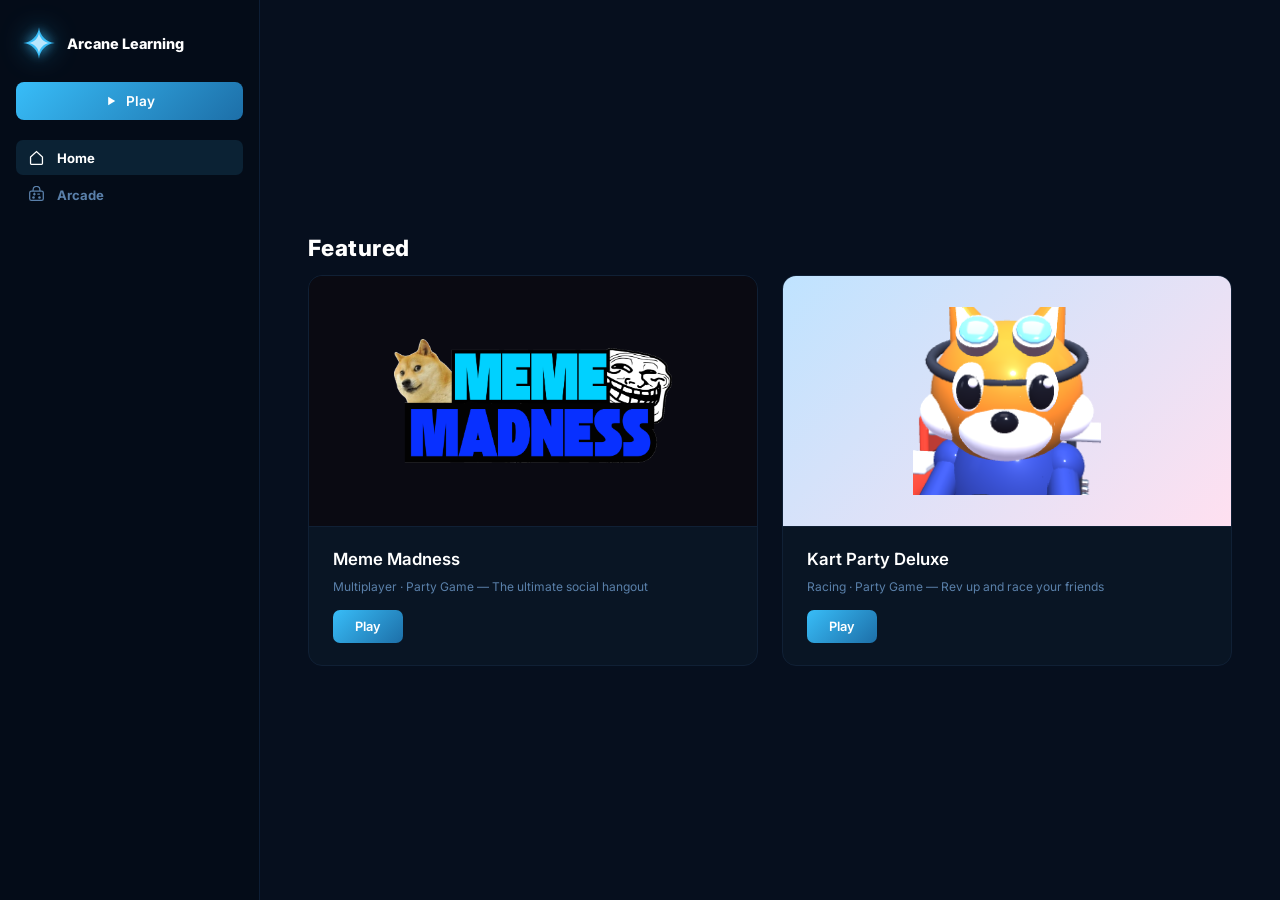
<file: index.html>
<!DOCTYPE html>
<html lang="en">
<head>
  <meta charset="UTF-8">
  <meta name="viewport" content="width=device-width, initial-scale=1.0">
  <title>Arcane Learning</title>
  <link rel="stylesheet" href="css/style.css?v=2">
</head>
<body>

  <nav class="sidebar">
    <div class="sidebar-logo">
      <svg viewBox="0 0 24 24" fill="none" xmlns="http://www.w3.org/2000/svg">
        <path d="M12 2 C11.6 7.2 7.2 11.6 2 12 C7.2 12.4 11.6 16.8 12 22 C12.4 16.8 16.8 12.4 22 12 C16.8 11.6 12.4 7.2 12 2Z" fill="#38bdf8"/>
        <path d="M12 5 C11.8 8.8 8.8 11.8 5 12 C8.8 12.2 11.8 15.2 12 19 C12.2 15.2 15.2 12.2 19 12 C15.2 11.8 12.2 8.8 12 5Z" fill="#bae6fd"/>
      </svg>
      Arcane Learning
    </div>

    <a href="games/meme-madness/index.html" class="sidebar-play">
      <svg viewBox="0 0 20 20" fill="currentColor">
        <polygon points="6,4 16,10 6,16"/>
      </svg>
      Play
    </a>

    <div class="sidebar-nav">
      <a href="index.html" class="nav-item active">
        <svg viewBox="0 0 20 20" fill="none">
          <path d="M3 9.5L10 3l7 6.5V17a1 1 0 0 1-1 1H4a1 1 0 0 1-1-1V9.5Z" stroke="currentColor" stroke-width="1.5"/>
        </svg>
        Home
      </a>
      <a href="arcade.html" class="nav-item">
        <svg viewBox="0 0 20 20" fill="none">
          <rect x="2" y="6" width="16" height="11" rx="2" stroke="currentColor" stroke-width="1.5"/>
          <circle cx="6.5" cy="13.5" r="1.5" fill="currentColor"/>
          <circle cx="13.5" cy="13.5" r="1.5" fill="currentColor"/>
          <path d="M6.5 9.5h2M7.5 8.5v2M11.5 9.5h2" stroke="currentColor" stroke-width="1.5" stroke-linecap="round"/>
          <path d="M6 6V4.5a4 4 0 0 1 8 0V6" stroke="currentColor" stroke-width="1.5"/>
        </svg>
        Arcade
      </a>
    </div>
  </nav>

  <main class="main-content">
    <div class="featured-label">Featured</div>
    <div class="featured-row">

      <a href="games/meme-madness/index.html" class="featured-card">
        <div class="featured-img">
          <img src="images/meme-madness-logo.png" alt="Meme Madness" />
        </div>
        <div class="featured-info">
          <h2 class="featured-title">Meme Madness</h2>
          <p class="featured-desc">Multiplayer · Party Game — The ultimate social hangout</p>
          <span class="featured-play-btn">Play</span>
        </div>
      </a>

      <a href="kart-party-deluxe.html" class="featured-card kart-party">
        <div class="featured-img kart-img">
          <img src="images/kart-portrait.png" alt="Kart Party Deluxe" />
        </div>
        <div class="featured-info">
          <h2 class="featured-title">Kart Party Deluxe</h2>
          <p class="featured-desc">Racing · Party Game — Rev up and race your friends</p>
          <span class="featured-play-btn">Play</span>
        </div>
      </a>

    </div>
  </main>

</body>
</html>
</file>
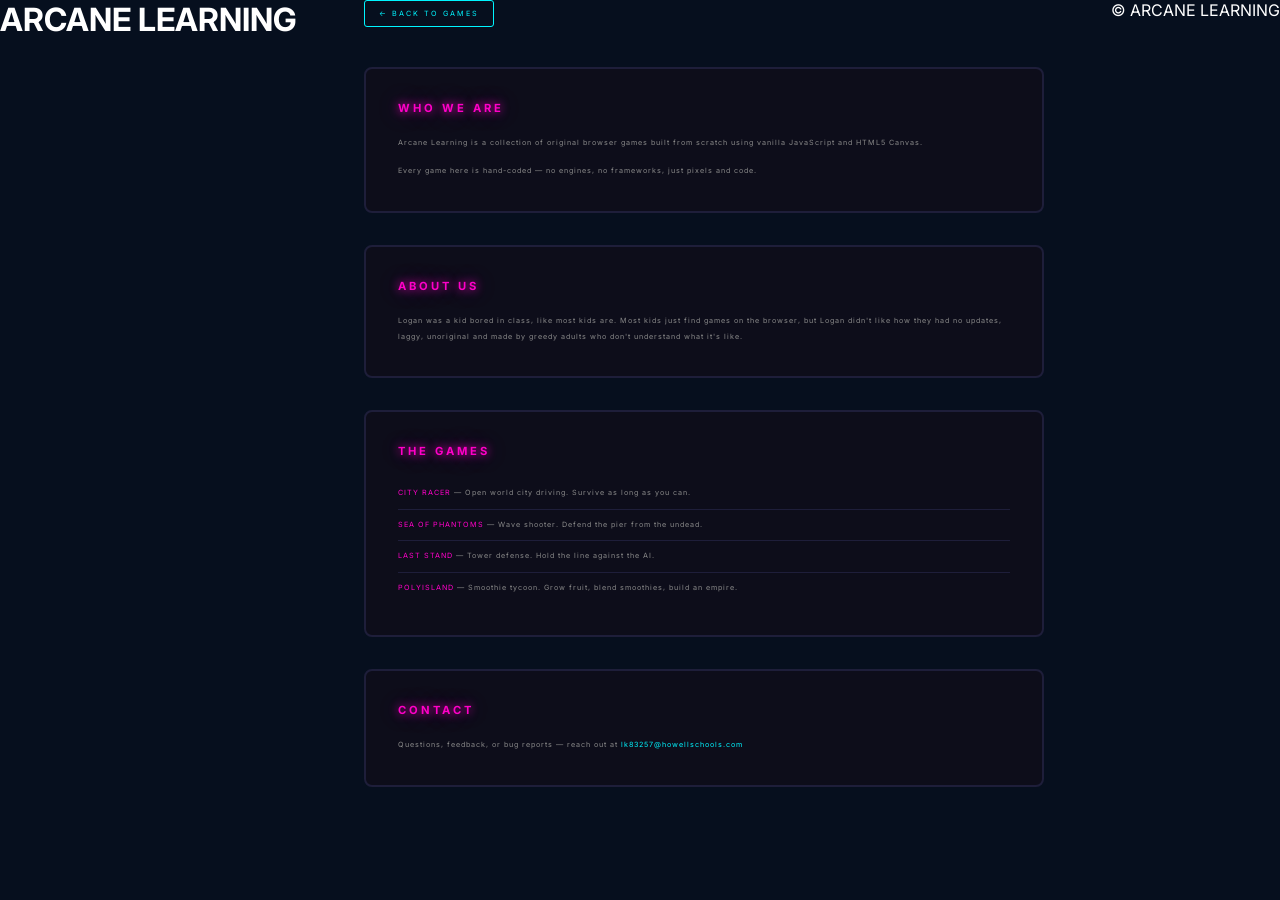
<file: about/index.html>
<!DOCTYPE html>
<html lang="en">
<head>
  <meta charset="UTF-8">
  <meta name="viewport" content="width=device-width, initial-scale=1.0">
  <title>About Us — Arcane Learning</title>
  <link rel="stylesheet" href="../css/style.css">
  <style>
    .about-container {
      max-width: 760px;
      margin: 0 auto;
      padding: 0 40px 80px;
    }
    .about-section {
      border: 2px solid #1e1e3a;
      border-radius: 8px;
      padding: 32px;
      margin-bottom: 32px;
      background: #0d0d1a;
    }
    .about-section h2 {
      font-size: 0.7rem;
      color: #ff00c8;
      letter-spacing: 3px;
      margin-bottom: 20px;
      text-shadow: 0 0 10px #ff00c8, 0 0 24px rgba(255,0,200,0.4);
    }
    .about-section p {
      font-size: 0.45rem;
      color: #888;
      line-height: 2.2;
      letter-spacing: 1px;
      margin-bottom: 12px;
    }
    .about-section p:last-child { margin-bottom: 0; }
    .back-link {
      display: inline-block;
      margin-bottom: 40px;
      color: #00f5ff;
      font-size: 0.45rem;
      text-decoration: none;
      letter-spacing: 2px;
      border: 1px solid #00f5ff;
      padding: 8px 14px;
      border-radius: 3px;
    }
    .back-link:hover { background: #00f5ff; color: #000; }
    .game-list {
      list-style: none;
      padding: 0;
    }
    .game-list li {
      font-size: 0.45rem;
      color: #888;
      letter-spacing: 1px;
      padding: 8px 0;
      border-bottom: 1px solid #1e1e3a;
      line-height: 2;
    }
    .game-list li:last-child { border-bottom: none; }
    .game-list .tag {
      color: #ff00c8;
    }
  </style>
</head>
<body>

  <header>
    <h1 class="site-title">ARCANE LEARNING</h1>
  </header>

  <div class="divider"></div>

  <div class="about-container">

    <a href="../index.html" class="back-link">&#8592; BACK TO GAMES</a>

    <div class="about-section">
      <h2>WHO WE ARE</h2>
      <p>Arcane Learning is a collection of original browser games built from scratch using vanilla JavaScript and HTML5 Canvas.</p>
      <p>Every game here is hand-coded — no engines, no frameworks, just pixels and code.</p>
    </div>

    <div class="about-section">
      <h2>ABOUT US</h2>
      <p>Logan was a kid bored in class, like most kids are. Most kids just find games on the browser, but Logan didn't like how they had no updates, laggy, unoriginal and made by greedy adults who don't understand what it's like.</p>
    </div>

    <div class="about-section">
      <h2>THE GAMES</h2>
      <ul class="game-list">
        <li><span class="tag">CITY RACER</span> — Open world city driving. Survive as long as you can.</li>
        <li><span class="tag">SEA OF PHANTOMS</span> — Wave shooter. Defend the pier from the undead.</li>
        <li><span class="tag">LAST STAND</span> — Tower defense. Hold the line against the AI.</li>
        <li><span class="tag">POLYISLAND</span> — Smoothie tycoon. Grow fruit, blend smoothies, build an empire.</li>
      </ul>
    </div>

    <div class="about-section">
      <h2>CONTACT</h2>
      <p>Questions, feedback, or bug reports — reach out at <span style="color:#00f5ff">lk83257@howellschools.com</span></p>
    </div>

  </div>

  <footer>
    <p>© ARCANE LEARNING</p>
  </footer>

</body>
</html>
</file>
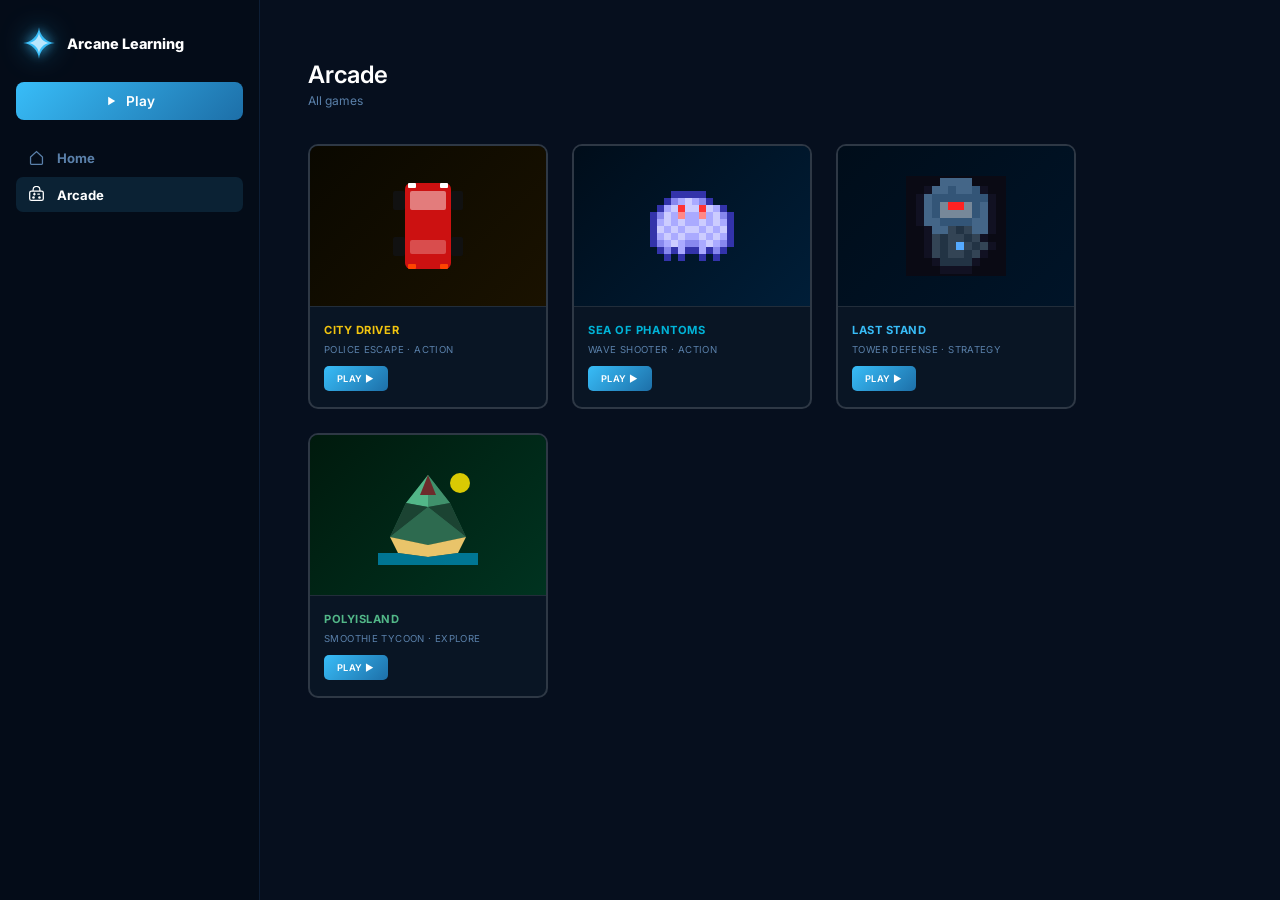
<file: arcade.html>
<!DOCTYPE html>
<html lang="en">
<head>
  <meta charset="UTF-8">
  <meta name="viewport" content="width=device-width, initial-scale=1.0">
  <title>Arcade — Arcane Learning</title>
  <link rel="stylesheet" href="css/style.css?v=2">
</head>
<body>

  <nav class="sidebar">
    <div class="sidebar-logo">
      <svg viewBox="0 0 24 24" fill="none" xmlns="http://www.w3.org/2000/svg">
        <path d="M12 2 C11.6 7.2 7.2 11.6 2 12 C7.2 12.4 11.6 16.8 12 22 C12.4 16.8 16.8 12.4 22 12 C16.8 11.6 12.4 7.2 12 2Z" fill="#38bdf8"/>
        <path d="M12 5 C11.8 8.8 8.8 11.8 5 12 C8.8 12.2 11.8 15.2 12 19 C12.2 15.2 15.2 12.2 19 12 C15.2 11.8 12.2 8.8 12 5Z" fill="#bae6fd"/>
      </svg>
      Arcane Learning
    </div>

    <a href="games/meme-madness/index.html" class="sidebar-play">
      <svg viewBox="0 0 20 20" fill="currentColor">
        <polygon points="6,4 16,10 6,16"/>
      </svg>
      Play
    </a>

    <div class="sidebar-nav">
      <a href="index.html" class="nav-item">
        <svg viewBox="0 0 20 20" fill="none">
          <path d="M3 9.5L10 3l7 6.5V17a1 1 0 0 1-1 1H4a1 1 0 0 1-1-1V9.5Z" stroke="currentColor" stroke-width="1.5"/>
        </svg>
        Home
      </a>
      <a href="arcade.html" class="nav-item active" >
        <svg viewBox="0 0 20 20" fill="none">
          <rect x="2" y="6" width="16" height="11" rx="2" stroke="currentColor" stroke-width="1.5"/>
          <circle cx="6.5" cy="13.5" r="1.5" fill="currentColor"/>
          <circle cx="13.5" cy="13.5" r="1.5" fill="currentColor"/>
          <path d="M6.5 9.5h2M7.5 8.5v2M11.5 9.5h2" stroke="currentColor" stroke-width="1.5" stroke-linecap="round"/>
          <path d="M6 6V4.5a4 4 0 0 1 8 0V6" stroke="currentColor" stroke-width="1.5"/>
        </svg>
        Arcade
      </a>
    </div>
  </nav>

  <main class="main-content arcade-content">
    <h1 class="arcade-heading">Arcade</h1>
    <p class="arcade-sub">All games</p>

    <div class="arcade-grid">

      <!-- City Driver -->
      <a href="play/racer.html" class="game-card city-driver">
        <div class="card-icon">
          <svg viewBox="0 0 100 100" fill="none" xmlns="http://www.w3.org/2000/svg">
            <rect x="15" y="15" width="12" height="19" rx="2" fill="#111"/>
            <rect x="73" y="15" width="12" height="19" rx="2" fill="#111"/>
            <rect x="15" y="61" width="12" height="19" rx="2" fill="#111"/>
            <rect x="73" y="61" width="12" height="19" rx="2" fill="#111"/>
            <rect x="27" y="7"  width="46" height="86" rx="6" fill="#cc1111"/>
            <rect x="32" y="15" width="36" height="19" rx="2" fill="rgba(255,255,255,0.45)"/>
            <rect x="32" y="64" width="36" height="14" rx="2" fill="rgba(255,255,255,0.25)"/>
            <rect x="30" y="7"  width="8"  height="5"  rx="1" fill="#ffffff"/>
            <rect x="62" y="7"  width="8"  height="5"  rx="1" fill="#ffffff"/>
            <rect x="30" y="88" width="8"  height="5"  rx="1" fill="#ff4400"/>
            <rect x="62" y="88" width="8"  height="5"  rx="1" fill="#ff4400"/>
          </svg>
        </div>
        <div class="card-info">
          <h2 class="card-title">CITY DRIVER</h2>
          <p class="card-desc">POLICE ESCAPE · ACTION</p>
          <span class="play-btn">PLAY ▶</span>
        </div>
      </a>

      <!-- Sea of Phantoms -->
      <a href="games/sea-of-phantoms.html" class="game-card sea-of-phantoms">
        <div class="card-icon">
          <svg viewBox="0 0 100 100" fill="none" xmlns="http://www.w3.org/2000/svg">
            <g fill="#3333aa">
              <rect x="29" y="15" width="7" height="7"/><rect x="36" y="15" width="7" height="7"/><rect x="43" y="15" width="7" height="7"/><rect x="50" y="15" width="7" height="7"/><rect x="57" y="15" width="7" height="7"/>
              <rect x="22" y="22" width="7" height="7"/><rect x="64" y="22" width="7" height="7"/>
              <rect x="15" y="29" width="7" height="7"/><rect x="78" y="29" width="7" height="7"/>
              <rect x="8"  y="36" width="7" height="7"/><rect x="85" y="36" width="7" height="7"/>
              <rect x="8"  y="43" width="7" height="7"/><rect x="85" y="43" width="7" height="7"/>
              <rect x="8"  y="50" width="7" height="7"/><rect x="85" y="50" width="7" height="7"/>
              <rect x="8"  y="57" width="7" height="7"/><rect x="85" y="57" width="7" height="7"/>
              <rect x="8"  y="64" width="7" height="7"/><rect x="85" y="64" width="7" height="7"/>
              <rect x="15" y="71" width="7" height="7"/><rect x="29" y="71" width="7" height="7"/><rect x="43" y="71" width="7" height="7"/><rect x="50" y="71" width="7" height="7"/><rect x="64" y="71" width="7" height="7"/><rect x="78" y="71" width="7" height="7"/>
              <rect x="22" y="78" width="7" height="7"/><rect x="36" y="78" width="7" height="7"/><rect x="57" y="78" width="7" height="7"/><rect x="71" y="78" width="7" height="7"/>
            </g>
            <g fill="#8888ee">
              <rect x="29" y="22" width="7" height="7"/><rect x="57" y="22" width="7" height="7"/>
              <rect x="15" y="36" width="7" height="7"/><rect x="78" y="36" width="7" height="7"/>
              <rect x="15" y="64" width="7" height="7"/><rect x="43" y="64" width="7" height="7"/><rect x="50" y="64" width="7" height="7"/><rect x="78" y="64" width="7" height="7"/>
              <rect x="22" y="71" width="7" height="7"/><rect x="71" y="71" width="7" height="7"/>
            </g>
            <g fill="#aaaaff">
              <rect x="36" y="22" width="7" height="7"/><rect x="50" y="22" width="7" height="7"/>
              <rect x="22" y="29" width="7" height="7"/><rect x="71" y="29" width="7" height="7"/>
              <rect x="29" y="36" width="7" height="7"/><rect x="43" y="36" width="7" height="7"/><rect x="50" y="36" width="7" height="7"/><rect x="64" y="36" width="7" height="7"/>
              <rect x="15" y="43" width="7" height="7"/><rect x="29" y="43" width="7" height="7"/><rect x="43" y="43" width="7" height="7"/><rect x="50" y="43" width="7" height="7"/><rect x="64" y="43" width="7" height="7"/><rect x="78" y="43" width="7" height="7"/>
              <rect x="22" y="50" width="7" height="7"/><rect x="36" y="50" width="7" height="7"/><rect x="57" y="50" width="7" height="7"/><rect x="71" y="50" width="7" height="7"/>
              <rect x="15" y="57" width="7" height="7"/><rect x="29" y="57" width="7" height="7"/><rect x="43" y="57" width="7" height="7"/><rect x="50" y="57" width="7" height="7"/><rect x="64" y="57" width="7" height="7"/><rect x="78" y="57" width="7" height="7"/>
              <rect x="22" y="64" width="7" height="7"/><rect x="36" y="64" width="7" height="7"/><rect x="57" y="64" width="7" height="7"/><rect x="71" y="64" width="7" height="7"/>
              <rect x="36" y="71" width="7" height="7"/><rect x="57" y="71" width="7" height="7"/>
            </g>
            <g fill="#ccccff">
              <rect x="43" y="22" width="7" height="7"/>
              <rect x="29" y="29" width="7" height="7"/><rect x="43" y="29" width="7" height="7"/><rect x="50" y="29" width="7" height="7"/><rect x="64" y="29" width="7" height="7"/>
              <rect x="22" y="36" width="7" height="7"/><rect x="71" y="36" width="7" height="7"/>
              <rect x="22" y="43" width="7" height="7"/><rect x="36" y="43" width="7" height="7"/><rect x="57" y="43" width="7" height="7"/><rect x="71" y="43" width="7" height="7"/>
              <rect x="15" y="50" width="7" height="7"/><rect x="29" y="50" width="7" height="7"/><rect x="43" y="50" width="7" height="7"/><rect x="50" y="50" width="7" height="7"/><rect x="64" y="50" width="7" height="7"/><rect x="78" y="50" width="7" height="7"/>
              <rect x="22" y="57" width="7" height="7"/><rect x="36" y="57" width="7" height="7"/><rect x="57" y="57" width="7" height="7"/><rect x="71" y="57" width="7" height="7"/>
              <rect x="29" y="64" width="7" height="7"/><rect x="64" y="64" width="7" height="7"/>
            </g>
            <g fill="#ff3333">
              <rect x="36" y="29" width="7" height="7"/><rect x="57" y="29" width="7" height="7"/>
            </g>
            <g fill="#ff8888">
              <rect x="36" y="36" width="7" height="7"/><rect x="57" y="36" width="7" height="7"/>
            </g>
          </svg>
        </div>
        <div class="card-info">
          <h2 class="card-title">SEA OF PHANTOMS</h2>
          <p class="card-desc">WAVE SHOOTER · ACTION</p>
          <span class="play-btn">PLAY ▶</span>
        </div>
      </a>

      <!-- Last Stand -->
      <a href="games/last-stand.html" class="game-card last-stand">
        <div class="card-icon">
          <svg viewBox="0 0 100 100" fill="none" xmlns="http://www.w3.org/2000/svg">
            <rect width="100" height="100" fill="#0a0a14"/>
            <rect x="18" y="10" width="8" height="8" fill="#111122"/><rect x="74" y="10" width="8" height="8" fill="#111122"/>
            <rect x="10" y="18" width="8" height="8" fill="#111122"/><rect x="82" y="18" width="8" height="8" fill="#111122"/>
            <rect x="10" y="26" width="8" height="8" fill="#111122"/><rect x="82" y="26" width="8" height="8" fill="#111122"/>
            <rect x="10" y="34" width="8" height="8" fill="#111122"/><rect x="82" y="34" width="8" height="8" fill="#111122"/>
            <rect x="10" y="42" width="8" height="8" fill="#111122"/><rect x="82" y="42" width="8" height="8" fill="#111122"/>
            <rect x="18" y="50" width="8" height="8" fill="#111122"/><rect x="82" y="50" width="8" height="8" fill="#111122"/>
            <rect x="18" y="58" width="8" height="8" fill="#111122"/><rect x="74" y="58" width="8" height="8" fill="#111122"/>
            <rect x="18" y="66" width="8" height="8" fill="#111122"/><rect x="82" y="66" width="8" height="8" fill="#111122"/>
            <rect x="18" y="74" width="8" height="8" fill="#111122"/><rect x="74" y="74" width="8" height="8" fill="#111122"/>
            <rect x="26" y="82" width="8" height="8" fill="#111122"/><rect x="66" y="82" width="8" height="8" fill="#111122"/>
            <rect x="34" y="90" width="32" height="8" fill="#111122"/>
            <rect x="34" y="2"  width="32" height="8" fill="#446688"/>
            <rect x="26" y="10" width="16" height="8" fill="#446688"/><rect x="50" y="10" width="16" height="8" fill="#446688"/>
            <rect x="18" y="18" width="8"  height="8" fill="#446688"/>
            <rect x="18" y="26" width="8"  height="8" fill="#446688"/><rect x="74" y="26" width="8"  height="8" fill="#446688"/>
            <rect x="18" y="34" width="8"  height="8" fill="#446688"/><rect x="74" y="34" width="8"  height="8" fill="#446688"/>
            <rect x="18" y="42" width="16" height="8" fill="#446688"/><rect x="66" y="42" width="16" height="8" fill="#446688"/>
            <rect x="26" y="50" width="16" height="8" fill="#446688"/><rect x="66" y="50" width="16" height="8" fill="#446688"/>
            <rect x="42" y="10" width="8"  height="8" fill="#335577"/><rect x="66" y="10" width="8"  height="8" fill="#335577"/>
            <rect x="26" y="18" width="56" height="8" fill="#335577"/>
            <rect x="26" y="26" width="8"  height="8" fill="#335577"/><rect x="66" y="26" width="8"  height="8" fill="#335577"/>
            <rect x="26" y="34" width="8"  height="8" fill="#335577"/><rect x="66" y="34" width="8"  height="8" fill="#335577"/>
            <rect x="34" y="42" width="32" height="8" fill="#335577"/>
            <rect x="34" y="26" width="8"  height="8" fill="#778899"/><rect x="58" y="26" width="8"  height="8" fill="#778899"/>
            <rect x="34" y="34" width="32" height="8" fill="#778899"/>
            <rect x="42" y="26" width="16" height="8" fill="#ff2222"/>
            <rect x="42" y="50" width="8"  height="8" fill="#334455"/><rect x="58" y="50" width="8"  height="8" fill="#334455"/>
            <rect x="26" y="58" width="8"  height="8" fill="#334455"/><rect x="42" y="58" width="16" height="8" fill="#334455"/><rect x="66" y="58" width="8"  height="8" fill="#334455"/>
            <rect x="26" y="66" width="8"  height="8" fill="#334455"/><rect x="42" y="66" width="8"  height="8" fill="#334455"/><rect x="58" y="66" width="8"  height="8" fill="#334455"/><rect x="74" y="66" width="8"  height="8" fill="#334455"/>
            <rect x="26" y="74" width="8"  height="8" fill="#334455"/><rect x="42" y="74" width="16" height="8" fill="#334455"/><rect x="66" y="74" width="8"  height="8" fill="#334455"/>
            <rect x="50" y="50" width="8"  height="8" fill="#223344"/>
            <rect x="34" y="58" width="8"  height="8" fill="#223344"/><rect x="58" y="58" width="8"  height="8" fill="#223344"/>
            <rect x="34" y="66" width="8"  height="8" fill="#223344"/><rect x="66" y="66" width="8"  height="8" fill="#223344"/>
            <rect x="34" y="74" width="8"  height="8" fill="#223344"/><rect x="58" y="74" width="8"  height="8" fill="#223344"/>
            <rect x="34" y="82" width="32" height="8" fill="#223344"/>
            <rect x="50" y="66" width="8"  height="8" fill="#55aaff"/>
          </svg>
        </div>
        <div class="card-info">
          <h2 class="card-title">LAST STAND</h2>
          <p class="card-desc">TOWER DEFENSE · STRATEGY</p>
          <span class="play-btn">PLAY ▶</span>
        </div>
      </a>

      <!-- PolyIsland -->
      <a href="games/poly-island.html" class="game-card poly-island">
        <div class="card-icon">
          <svg viewBox="0 0 100 100" fill="none" xmlns="http://www.w3.org/2000/svg">
            <polygon points="50,10 72,38 88,72 50,80 12,72 28,38" fill="#2d6a4f"/>
            <polygon points="50,10 72,38 50,42"                   fill="#40916c"/>
            <polygon points="50,10 28,38 50,42"                   fill="#52b788"/>
            <polygon points="28,38 50,42 12,72"                   fill="#1b4332"/>
            <polygon points="72,38 88,72 50,42"                   fill="#1b4332"/>
            <polygon points="50,42 88,72 50,80 12,72"             fill="#2d6a4f"/>
            <polygon points="50,80 12,72 20,88 50,92 80,88 88,72" fill="#e9c46a"/>
            <polygon points="0,88 20,88 50,92 80,88 100,88 100,100 0,100" fill="#0096c7" opacity="0.7"/>
            <polygon points="50,10 58,30 42,30"                   fill="#6d2b2b"/>
            <circle cx="82" cy="18" r="10" fill="#ffe600" opacity="0.85"/>
          </svg>
        </div>
        <div class="card-info">
          <h2 class="card-title">POLYISLAND</h2>
          <p class="card-desc">SMOOTHIE TYCOON · EXPLORE</p>
          <span class="play-btn">PLAY ▶</span>
        </div>
      </a>

    </div>
  </main>

</body>
</html>
</file>
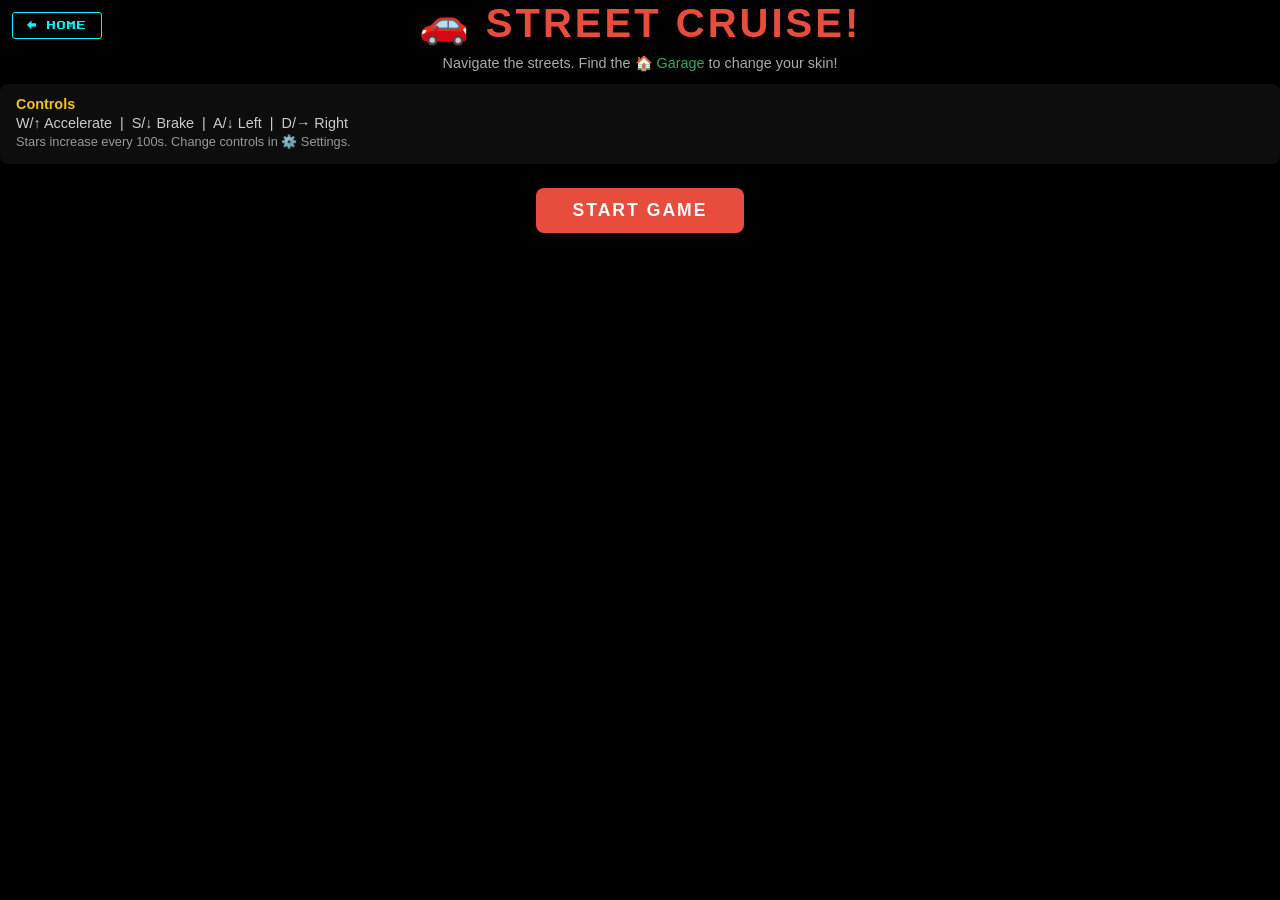
<file: experience/city.html>
﻿<!DOCTYPE html>
<html lang="en">
<head>
<meta charset="UTF-8">
<meta name="viewport" content="width=device-width, initial-scale=1.0, user-scalable=no">
<title>7482910356</title>
<style>
*{box-sizing:border-box;}
body{margin:0;overflow:hidden;background:#111;font-family:'Segoe UI',sans-serif;}
canvas{display:block;}
#ui-layer{position:absolute;top:20px;left:20px;color:white;background:rgba(0,0,0,0.80);
  padding:14px 18px;border-radius:12px;pointer-events:none;border:1px solid #555;min-width:190px;}
#ui-layer h2{margin:0 0 6px;font-size:1rem;letter-spacing:2px;color:#f1c40f;}
#ui-layer p{margin:3px 0;font-size:0.88rem;}
#stars-row{font-size:1.3rem;letter-spacing:2px;margin:4px 0;}
.score-text{color:#f1c40f;font-weight:bold;}
#minimap{position:absolute;bottom:20px;right:20px;border:2px solid #555;border-radius:6px;background:#111;}
/* gear button */
#settings-btn{position:absolute;top:20px;right:20px;width:44px;height:44px;
  background:rgba(0,0,0,0.75);border:1px solid #555;border-radius:50%;
  color:white;font-size:1.3rem;cursor:pointer;display:flex;align-items:center;
  justify-content:center;z-index:50;transition:background .2s,transform .3s;line-height:1;}
#settings-btn:hover{background:rgba(60,60,60,0.9);transform:rotate(45deg);}
/* modals shared */
.modal{position:absolute;top:50%;left:50%;transform:translate(-50%,-50%);color:white;text-align:center;border-radius:20px;z-index:200;}
/* settings */
#settings{background:rgba(10,10,20,0.97);padding:32px 40px;border:3px solid #3498db;
  box-shadow:0 0 50px rgba(52,152,219,0.35);min-width:380px;max-height:90vh;overflow-y:auto;}
#settings h2{margin:0 0 4px;font-size:1.5rem;color:#3498db;letter-spacing:3px;}
#settings .sub{color:#888;font-size:.82rem;margin-bottom:18px;}
.ctrl-option{display:flex;align-items:center;gap:14px;padding:12px 14px;border-radius:10px;
  cursor:pointer;border:2px solid transparent;background:rgba(255,255,255,0.04);
  margin-bottom:8px;transition:border-color .15s,background .15s;text-align:left;}
.ctrl-option:hover{background:rgba(255,255,255,0.09);}
.ctrl-option.active{border-color:#3498db;background:rgba(52,152,219,0.12);}
.ctrl-option .ci{font-size:1.5rem;width:34px;text-align:center;flex-shrink:0;}
.ctrl-option .ct{font-weight:bold;font-size:.92rem;color:#eee;}
.ctrl-option .cd{font-size:.73rem;color:#888;margin-top:2px;}
#signin-section{margin-top:16px;border-top:1px solid #333;padding-top:16px;}
#signin-section .si-title{font-size:.88rem;color:#aaa;margin-bottom:10px;letter-spacing:1px;}
.si-row{display:flex;gap:8px;margin-bottom:8px;}
.si-row input{flex:1;padding:9px 12px;background:rgba(255,255,255,0.07);border:1px solid #444;
  border-radius:8px;color:white;font-size:.88rem;outline:none;transition:border-color .15s;}
.si-row input:focus{border-color:#3498db;}
.si-row input::placeholder{color:#555;}
#signin-btn{width:100%;padding:9px;background:#3498db;color:#000;border:none;
  border-radius:8px;cursor:pointer;font-weight:bold;font-size:.88rem;letter-spacing:1px;}
#signin-btn:hover{background:#2980b9;}
#signin-status{font-size:.76rem;margin-top:6px;min-height:16px;}
#signout-row{display:none;margin-top:6px;}
#settings-close{margin-top:14px;padding:10px 32px;font-size:1rem;background:#3498db;color:#000;
  border:none;border-radius:8px;cursor:pointer;font-weight:bold;letter-spacing:1px;}
#settings-close:hover{background:#2980b9;}
/* garage */
#garage{background:rgba(10,10,20,0.97);padding:32px 40px;border:3px solid #27ae60;
  box-shadow:0 0 50px rgba(39,174,96,0.4);min-width:520px;}
#garage h2{margin:0 0 4px;font-size:1.7rem;color:#27ae60;letter-spacing:3px;}
#garage .sub{color:#888;font-size:.84rem;margin-bottom:18px;}
#skin-grid{display:flex;flex-wrap:wrap;gap:14px;justify-content:center;margin-bottom:20px;}
.skin-card{width:88px;border-radius:10px;padding:10px 6px 8px;cursor:pointer;
  background:rgba(255,255,255,0.05);border:2px solid transparent;transition:border-color .15s,background .15s;}
.skin-card:hover{background:rgba(255,255,255,0.10);}
.skin-card.selected{border-color:#27ae60;background:rgba(39,174,96,0.15);}
.skin-card.locked{cursor:not-allowed;opacity:0.42;}
.skin-card canvas{display:block;margin:0 auto 5px;}
.skin-card .sn{font-size:.70rem;color:#ccc;}
.skin-card .sl{font-size:.63rem;color:#e67e22;margin-top:2px;}
.skin-card .sp{font-size:.63rem;color:#f1c40f;margin-top:1px;}
.skin-card .sk{font-size:.63rem;color:#e67e22;margin-top:1px;}
#garage-close{padding:10px 32px;font-size:1rem;background:#27ae60;color:#000;
  border:none;border-radius:8px;cursor:pointer;font-weight:bold;letter-spacing:1px;}
#garage-close:hover{background:#1e8449;}
/* game over */
#game-over{background:rgba(0,0,0,0.96);padding:44px 54px;border:4px solid #ff3e3e;
  box-shadow:0 0 60px rgba(255,0,0,0.4);}
#game-over h1{font-size:3.4rem;margin:0 0 8px;text-transform:uppercase;letter-spacing:6px;
  color:#ff3e3e;text-shadow:0 0 20px #ff3e3e;}
#game-over p{color:#ccc;font-size:1rem;margin:5px 0;}
#game-over .fs{font-size:1.5rem;margin:8px 0;}
#game-over button{margin-top:18px;padding:12px 36px;font-size:1.1rem;background:#ff3e3e;
  color:white;border:none;border-radius:8px;cursor:pointer;font-weight:bold;letter-spacing:2px;}
#game-over button:hover{background:#c0392b;}
/* start screen - display controlled by JS */
#start-screen{position:fixed;top:0;left:0;width:100%;height:100%;transform:none;
  background:#000;border:none;border-radius:0;padding:0;
  display:flex;flex-direction:column;align-items:center;justify-content:center;}
#start-screen h1{font-size:2.5rem;margin:0;color:#e74c3c;letter-spacing:3px;text-transform:uppercase;}
#start-screen p{color:#aaa;margin:8px 0;font-size:.9rem;}
#start-screen .controls{background:rgba(255,255,255,0.05);border-radius:8px;
  padding:12px 16px;margin:12px 0;text-align:left;}
#start-screen button{margin-top:12px;padding:12px 36px;font-size:1.1rem;background:#e74c3c;
  color:#fff;border:none;border-radius:8px;cursor:pointer;font-weight:bold;letter-spacing:2px;}
#start-screen button:hover{background:#c0392b;}
/* loading */
#loading-screen{display:block;position:absolute;top:50%;left:50%;transform:translate(-50%,-50%);
  background:rgba(0,0,0,0.95);color:white;padding:40px 60px;text-align:center;
  border-radius:20px;border:2px solid #f1c40f;z-index:300;min-width:300px;}
#touch-dpad{position:fixed;bottom:24px;left:50%;transform:translateX(-50%);
  display:none;grid-template-columns:repeat(3,64px);grid-template-rows:repeat(3,64px);gap:6px;z-index:100;}
.tc-btn{width:64px;height:64px;background:rgba(0,0,0,0.6);border:2px solid rgba(255,255,255,0.4);
  border-radius:12px;color:white;font-size:26px;display:flex;align-items:center;justify-content:center;
  user-select:none;-webkit-user-select:none;touch-action:none;}
</style>
</head>
<body>
<style>
#back-home {
  position: fixed; top: 12px; left: 12px; z-index: 9999;
  background: rgba(0,0,0,0.85); color: #00f5ff;
  border: 1px solid #00f5ff; padding: 8px 14px;
  font-family: 'Press Start 2P', monospace; font-size: 9px;
  text-decoration: none; border-radius: 3px; letter-spacing: 1px;
}
#back-home:hover { background: #00f5ff; color: #000; }
</style>
<link rel="preconnect" href="https://fonts.googleapis.com">
<link href="https://fonts.googleapis.com/css2?family=Press+Start+2P&display=swap" rel="stylesheet">
<a id="back-home" href="../index.html">&#8592; HOME</a>

<div id="loading-screen">
  <div style="font-size:2rem;margin-bottom:10px;">🏙️</div>
  <div style="font-size:1.1rem;color:#f1c40f;font-weight:bold;letter-spacing:2px;margin-bottom:14px;">BUILDING CITY...</div>
  <div style="background:#222;border-radius:8px;height:10px;overflow:hidden;width:220px;margin:0 auto;">
    <div id="load-bar" style="height:100%;width:0%;background:#f1c40f;border-radius:8px;transition:width .08s;"></div>
  </div>
</div>

<button id="settings-btn" onclick="openSettings()" title="Settings">⚙️</button>

<div id="settings" class="modal" style="display:none">
  <h2>⚙️ SETTINGS</h2>
  <p class="sub">Control scheme</p>
  <div class="ctrl-option active" id="ctrl-wasd" onclick="setControl('wasd')">
    <div class="ci">⌨️</div><div><div class="ct">WASD Keys</div><div class="cd">W/A/S/D — accelerate, steer, brake</div></div>
  </div>
  <div class="ctrl-option" id="ctrl-arrows" onclick="setControl('arrows')">
    <div class="ci">🔲</div><div><div class="ct">Arrow Keys</div><div class="cd">↑↓←→ — accelerate, steer, brake</div></div>
  </div>
  <div class="ctrl-option" id="ctrl-mouse" onclick="setControl('mouse')">
    <div class="ci">🖱️</div><div><div class="ct">Mouse / Cursor</div><div class="cd">Car follows your cursor automatically</div></div>
  </div>
  <div id="signin-section">
    <div class="si-title">💾 SAVE &amp; LOAD PROGRESS</div>
    <p style="color:#888;font-size:.74rem;margin:0 0 10px;">Auto-saves when you leave this page. Use save codes to move to another device or as a backup.</p>
    <button onclick="exportSave()" style="width:100%;padding:9px;background:#27ae60;color:#000;border:none;border-radius:8px;cursor:pointer;font-weight:bold;font-size:.88rem;margin-bottom:8px;">📋 EXPORT SAVE CODE</button>
    <div id="save-code-row" style="display:none;margin-bottom:8px;">
      <textarea id="save-code-box" rows="3" readonly onclick="this.focus();this.select();"
        style="width:100%;background:#111;color:#f1c40f;border:1px solid #444;border-radius:6px;
               font-size:.7rem;padding:6px;resize:none;font-family:monospace;cursor:pointer;" title="Click to select, then Ctrl+C to copy"></textarea>
      <button onclick="copySaveCode()" style="width:100%;margin-top:4px;padding:6px;background:#444;color:#fff;
        border:none;border-radius:6px;cursor:pointer;font-size:.78rem;">📋 COPY CODE</button>
    </div>
    <p style="color:#888;font-size:.72rem;margin:6px 0 4px;">👇 Click the box below, then press Ctrl+V to paste your code:</p>
    <textarea id="load-code-box" rows="3"
      onclick="this.focus();"
      onkeydown="if(event.key==='Enter'){event.preventDefault();importSave();}"
      placeholder="Click here then Ctrl+V to paste your save code..."
      style="width:100%;background:#111;color:#ccc;border:2px solid #3498db;border-radius:6px;
             font-size:.7rem;padding:6px;resize:none;font-family:monospace;margin-bottom:4px;
             cursor:text;"></textarea>
    <button onclick="importSave()" style="width:100%;padding:6px;background:#3498db;color:#000;
      border:none;border-radius:6px;cursor:pointer;font-weight:bold;font-size:.78rem;">📂 IMPORT SAVE CODE</button>
    <div id="signin-status" style="margin-top:6px;"></div>
  </div>
  <button id="settings-close" onclick="closeSettings()">DONE</button>
</div>

<div id="start-screen" class="modal" style="display:none">
  <h1>🚗 Street Cruise!</h1>
  <p>Navigate the streets. Find the <span style="color:#27ae60">🏠 Garage</span> to change your skin!</p>
  <div class="controls">
    <p style="margin:0;color:#f1c40f;font-weight:bold;">Controls</p>
    <p style="margin:3px 0;color:#ccc;">W/↑ Accelerate &nbsp;|&nbsp; S/↓ Brake &nbsp;|&nbsp; A/↓ Left &nbsp;|&nbsp; D/→ Right</p>
    <p style="margin:3px 0;color:#999;font-size:.8rem;">Stars increase every 100s. Change controls in ⚙️ Settings.</p>
  </div>
  <button onclick="startGame()">START GAME</button>
</div>

<div id="ui-layer">
  <h2>LEVEL</h2>
  <div id="stars-row">☆☆☆☆☆</div>
  <p>Survived: <span id="currentScore" class="score-text">0</span>s</p>
  <p>Best: <span id="bestScore" class="score-text">0</span>s</p>
  <p id="speedDisplay">Speed: 0</p>
  <p id="offroad-tag" style="color:#8bc34a;display:none;">🌿 OFF-ROAD</p>
  <p id="garage-hint" style="color:#27ae60;display:none;">🏠 GARAGE NEARBY</p>
</div>

<div id="garage" class="modal" style="display:none">
  <h2>🏠 GARAGE</h2>
  <p class="sub">Choose your ride. <span style="color:#f1c40f">(Timer paused)</span></p>
  <div id="skin-grid"></div>
  <button id="garage-close" onclick="closeGarage()">BACK TO CHASE</button>
</div>

<div id="game-over" class="modal" style="display:none">
  <h1>GAME OVER</h1>
  <p>You ran out of time.</p>
  <div class="fs" id="final-stars"></div>
  <p>Survived: <span id="finalScore" class="score-text">0</span>s</p>
  <p>Best Run: <span id="bestFinal" class="score-text">0</span>s</p>
  <button onclick="resetGame()">TRY AGAIN</button>
</div>

<canvas id="gameCanvas"></canvas>
<canvas id="minimap" width="180" height="135"></canvas>
<div id="touch-dpad">
  <div></div><div class="tc-btn" id="tc-up">↑</div><div></div>
  <div class="tc-btn" id="tc-left">←</div><div></div><div class="tc-btn" id="tc-right">→</div>
  <div></div><div class="tc-btn" id="tc-down">↓</div><div></div>
</div>

<script>
// ─── Canvas ─────────────────────────────────────────
const canvas=document.getElementById('gameCanvas');
const ctx=canvas.getContext('2d');
const mmC=document.getElementById('minimap');
const mmX=mmC.getContext('2d');
function resize(){canvas.width=innerWidth;canvas.height=innerHeight;}
window.addEventListener('resize',resize);resize();

// ─── State ──────────────────────────────────────────
let gameActive=false,gameStarted=false,sirenState=0;
let score=0,bestScore=0,startTime=0,totalPausedMs=0,garagePauseStart=0,settingsPauseStart=0;
let wantedStars=1,garageOpen=false,inGarage=false,animFrame=null;
let controlMode='wasd',currentUser=null;
const cam={x:0,y:0},mouse={x:0,y:0};
window.addEventListener('mousemove',e=>{mouse.x=e.clientX;mouse.y=e.clientY;});

// ─── Skins ──────────────────────────────────────────
const SKINS=[
  {name:'Red Racer',  color:'#e74c3c',unlockAt:0,  spd:6.7},
  {name:'Ocean Blue', color:'#2980b9',unlockAt:0,  spd:6.7},
  {name:'Lime Rush',  color:'#27ae60',unlockAt:30, spd:6.7},
  {name:'Solar Gold', color:'#f1c40f',unlockAt:60, spd:6.8},
  {name:'Midnight',   color:'#2c3e50',unlockAt:100,spd:6.8},
  {name:'Purple Haze',color:'#8e44ad',unlockAt:150,spd:7.0},
  {name:'Ghost White',color:'#ecf0f1',unlockAt:200,spd:7.0},
  {name:'Inferno',    color:'#e67e22',unlockAt:300,spd:7.2,perk:'🔥 All-terrain'},
];
let selectedSkin=0;

// ─── RNG ────────────────────────────────────────────
let _seed=54321;
function rng(){_seed=(_seed*1664525+1013904223)>>>0;return _seed/4294967296;}
function rngR(a,b){return a+rng()*(b-a);}
function rngI(a,b){return Math.floor(rngR(a,b));}
function rngC(a){return a[rngI(0,a.length)];}

// ─── World ──────────────────────────────────────────
const WW=3200,WH=2600,RW=78,HL=RW/2;
const COLS=8,ROWS=6;
const CW=Math.floor(WW/COLS),CH=Math.floor(WH/ROWS);

const nodes=[];
for(let r=0;r<ROWS;r++) for(let c=0;c<COLS;c++){
  const bx=c*CW+CW/2,by=r*CH+CH/2;
  const jx=(c===0||c===COLS-1)?0:rngR(-90,90);
  const jy=(r===0||r===ROWS-1)?0:rngR(-70,70);
  nodes.push({x:Math.round(Math.max(HL+20,Math.min(WW-HL-20,bx+jx))),
              y:Math.round(Math.max(HL+20,Math.min(WH-HL-20,by+jy)))});
}
function nd(c,r){return nodes[r*COLS+c];}

const roadSegs=[];
for(let r=0;r<ROWS;r++) for(let c=0;c<COLS-1;c++){
  if(rng()<0.18&&r!==0&&r!==ROWS-1)continue;
  const a=nd(c,r),b=nd(c+1,r);
  roadSegs.push({ax:a.x,ay:a.y,bx:b.x,by:b.y});
}
for(let r=0;r<ROWS-1;r++) for(let c=0;c<COLS;c++){
  if(rng()<0.18&&c!==0&&c!==COLS-1)continue;
  const a=nd(c,r),b=nd(c,r+1);
  roadSegs.push({ax:a.x,ay:a.y,bx:b.x,by:b.y});
}

const roadRects=roadSegs.map(s=>({
  x:Math.min(s.ax,s.bx)-HL, y:Math.min(s.ay,s.by)-HL,
  w:Math.abs(s.bx-s.ax)+RW,  h:Math.abs(s.by-s.ay)+RW
}));

function isOnRoad(px,py,m=0){
  for(const r of roadRects)
    if(px>r.x-m&&px<r.x+r.w+m&&py>r.y-m&&py<r.y+r.h+m)return true;
  return false;
}

// ─── Buildings (BSP) ────────────────────────────────
const BCOLORS=['#e74c3c','#c0392b','#e67e22','#d35400','#f1c40f','#f39c12',
  '#2ecc71','#27ae60','#1abc9c','#16a085','#3498db','#2980b9',
  '#9b59b6','#8e44ad','#e91e63','#ad1457','#00bcd4','#0097a7',
  '#ff7043','#8bc34a','#26c6da','#7c4dff','#ff4081','#69f0ae',
  '#40c4ff','#ffd740','#ff6d00','#b2ff59'];
const buildings=[];
let bci=0;
const SP=14,BG=7,MB=40;

function roadClear(x0,y0,x1,y1){
  const C=10;
  for(const r of roadRects)
    if(x1+C>r.x&&x0-C<r.x+r.w&&y1+C>r.y&&y0-C<r.y+r.h)return false;
  return true;
}
function bsp(x0,y0,x1,y1,d){
  const bw=x1-x0,bh=y1-y0;
  if(bw<MB||bh<MB)return;
  if(d>=4||(bw<120&&bh<120&&rng()<0.55)){
    if(roadClear(x0,y0,x1,y1))
      buildings.push({x:Math.round(x0),y:Math.round(y0),w:Math.round(bw),h:Math.round(bh),color:BCOLORS[bci++%BCOLORS.length]});
    return;
  }
  if(bw>=bh){
    const mn=Math.max(MB,bw*.3),mx=Math.min(bw-MB,bw*.7);
    if(mx<=mn){bsp(x0,y0,x1,y1,d+1);return;}
    const cut=rngR(mn,mx);
    bsp(x0,y0,x0+cut-BG/2,y1,d+1);
    bsp(x0+cut+BG/2,y0,x1,y1,d+1);
  }else{
    const mn=Math.max(MB,bh*.3),mx=Math.min(bh-MB,bh*.7);
    if(mx<=mn){bsp(x0,y0,x1,y1,d+1);return;}
    const cut=rngR(mn,mx);
    bsp(x0,y0,x1,y0+cut-BG/2,d+1);
    bsp(x0,y0+cut+BG/2,x1,y1,d+1);
  }
}
// Inner chunks
for(let ri=0;ri<ROWS-1;ri++) for(let ci=0;ci<COLS-1;ci++){
  const tl=nd(ci,ri),tr=nd(ci+1,ri),bl=nd(ci,ri+1);
  bsp(tl.x+HL+SP,tl.y+HL+SP,tr.x-HL-SP,bl.y-HL-SP,0);
}
// Borders
for(let ci=0;ci<COLS-1;ci++){
  const a=nd(ci,0),b=nd(ci+1,0); bsp(a.x+HL+SP,SP,b.x-HL-SP,a.y-HL-SP,0);
  const c=nd(ci,ROWS-1),d=nd(ci+1,ROWS-1); bsp(c.x+HL+SP,c.y+HL+SP,d.x-HL-SP,WH-SP,0);
}
for(let ri=0;ri<ROWS-1;ri++){
  const t=nd(0,ri),b=nd(0,ri+1); bsp(SP,t.y+HL+SP,t.x-HL-SP,b.y-HL-SP,0);
  const t2=nd(COLS-1,ri),b2=nd(COLS-1,ri+1); bsp(t2.x+HL+SP,t2.y+HL+SP,WW-SP,b2.y-HL-SP,0);
}
{const tl=nd(0,0),tr=nd(COLS-1,0),bl=nd(0,ROWS-1),br=nd(COLS-1,ROWS-1);
  bsp(SP,SP,tl.x-HL-SP,tl.y-HL-SP,0);
  bsp(tr.x+HL+SP,SP,WW-SP,tr.y-HL-SP,0);
  bsp(SP,bl.y+HL+SP,bl.x-HL-SP,WH-SP,0);
  bsp(br.x+HL+SP,br.y+HL+SP,WW-SP,WH-SP,0);}

// ─── Spatial hash (built before checkCollision used at runtime) ──
const HC=150; // hash cell size
const bHash=new Map();
function hk(c,r){return (c&0xFFFF)|(r<<16);}
function buildHash(){
  bHash.clear();
  for(const b of buildings){
    const c0=Math.floor(b.x/HC),c1=Math.floor((b.x+b.w)/HC);
    const r0=Math.floor(b.y/HC),r1=Math.floor((b.y+b.h)/HC);
    for(let r=r0;r<=r1;r++) for(let c=c0;c<=c1;c++){
      const k=hk(c,r);
      if(!bHash.has(k))bHash.set(k,[]);
      bHash.get(k).push(b);
    }
  }
}

// ─── Collision (uses hash, no allocations) ──────────
const _seen=new Set();  // reused, cleared each call
let hashReady=false;
function checkCollision(x,y,w,h){
  const hw=w/2,hh=h/2;
  if(x-hw<0||x+hw>WW||y-hh<0||y+hh>WH)return true;
  if(!hashReady){
    for(const b of buildings)
      if(x+hw>b.x&&x-hw<b.x+b.w&&y+hh>b.y&&y-hh<b.y+b.h)return true;
    return false;
  }
  const c0=Math.floor((x-hw)/HC),c1=Math.floor((x+hw)/HC);
  const r0=Math.floor((y-hh)/HC),r1=Math.floor((y+hh)/HC);
  _seen.clear();
  for(let r=r0;r<=r1;r++) for(let c=c0;c<=c1;c++){
    const bucket=bHash.get(hk(c,r));
    if(!bucket)continue;
    for(const b of bucket){
      if(_seen.has(b))continue;
      _seen.add(b);
      if(x+hw>b.x&&x-hw<b.x+b.w&&y+hh>b.y&&y-hh<b.y+b.h)return true;
    }
  }
  return false;
}

// ─── Garage ─────────────────────────────────────────
const gn=nd(Math.floor(COLS/2),Math.floor(ROWS/2));
const GARAGE={x:gn.x+HL+12,y:gn.y+HL+12,w:86,h:64,
  cx:gn.x+HL+12+43,cy:gn.y+HL+12+32,r:85};

// ─── A* grid ────────────────────────────────────────
const GS=60;
const GC=Math.ceil(WW/GS),GR=Math.ceil(WH/GS);
const walkable=new Uint8Array(GC*GR);
let gridReady=false;

function bakeAsync(){
  buildHash();hashReady=true;
  const hp=GS*0.40;
  let row=0;
  const bar=document.getElementById('load-bar');
  function chunk(){
    const end=Math.min(row+10,GR);
    for(let r=row;r<end;r++) for(let c=0;c<GC;c++){
      const cx=c*GS+GS/2,cy=r*GS+GS/2;
      walkable[r*GC+c]=checkCollision(cx,cy,hp*2,hp*2)?0:1;
    }
    row=end;
    if(bar)bar.style.width=Math.round(row/GR*100)+'%';
    if(row<GR){requestAnimationFrame(chunk);}
    else{
      gridReady=true;
      document.getElementById('loading-screen').style.display='none';
      document.getElementById('start-screen').style.display='block';
    }
  }
  requestAnimationFrame(chunk);
}

function findPath(sx,sy,ex,ey){
  const sc=Math.floor(sx/GS),sr=Math.floor(sy/GS);
  const ec=Math.floor(ex/GS),er=Math.floor(ey/GS);
  if(sc===ec&&sr===er)return[{x:ex,y:ey}];
  const key=(c,r)=>r*GC+c;
  const h=(c,r)=>Math.abs(c-ec)+Math.abs(r-er);
  const open=[{c:sc,r:sr,g:0,f:h(sc,sr),par:null}];
  const vis=new Map();vis.set(key(sc,sr),null);
  let it=0;
  while(open.length&&it++<1400){
    let bi=0;for(let i=1;i<open.length;i++)if(open[i].f<open[bi].f)bi=i;
    const cur=open.splice(bi,1)[0];
    if(cur.c===ec&&cur.r===er){
      const p=[];let n=cur;
      while(n.par){p.unshift({x:n.c*GS+GS/2,y:n.r*GS+GS/2});n=n.par;}
      p.push({x:ex,y:ey});return p;
    }
    for(const[dc,dr]of[[1,0],[-1,0],[0,1],[0,-1],[1,1],[1,-1],[-1,1],[-1,-1]]){
      const nc=cur.c+dc,nr=cur.r+dr;
      if(nc<0||nc>=GC||nr<0||nr>=GR)continue;
      if(vis.has(key(nc,nr)))continue;
      if(!walkable[nr*GC+nc])continue;
      if(dc&&dr&&(!walkable[cur.r*GC+nc]||!walkable[nr*GC+cur.c]))continue;
      const g=cur.g+(dc&&dr?1.4:1);
      vis.set(key(nc,nr),null);
      open.push({c:nc,r:nr,g,f:g+h(nc,nr),par:cur});
    }
  }
  return[{x:ex,y:ey}];
}

// ─── Vehicles ───────────────────────────────────────
const sn=nd(1,1),cn=nd(COLS-2,ROWS-2);
const car={x:sn.x,y:sn.y,w:18,h:34,angle:0,speed:0,
  maxSpeed:SKINS[0].spd,accel:0.38,friction:0.95,turn:0.057};
const cop={x:cn.x,y:cn.y,w:20,h:36,angle:Math.PI,speed:0,
  maxSpeed:6.5,accel:0.22,friction:0.95,turn:0.055,
  wp:null,pt:0,st:0,dt:0,lx:cn.x,ly:cn.y};

const NPC_COLS=['#c0392b','#3498db','#27ae60','#e67e22','#9b59b6',
  '#1abc9c','#f39c12','#dfe6e9','#e91e63','#ff7043','#00bcd4','#ffd700'];
const npcs=[];
function makeNPC(){
  const seg=rngC(roadRects);
  const horiz=seg.w>seg.h,side=rng()<0.5?-1:1;
  let x,y,angle;
  if(horiz){x=rngR(seg.x+20,seg.x+seg.w-20);y=seg.y+seg.h/2+side*RW/4;angle=side>0?0:Math.PI;}
  else{x=seg.x+seg.w/2+side*RW/4;y=rngR(seg.y+20,seg.y+seg.h-20);angle=side>0?Math.PI/2:-Math.PI/2;}
  return{x,y,w:14,h:26,angle,speed:rngR(1.6,3.4),color:rngC(NPC_COLS),st:0};
}
for(let i=0;i<20;i++)npcs.push(makeNPC());

// ─── Input ──────────────────────────────────────────
const keys={};
window.addEventListener('keydown',e=>{
  if(e.target.tagName==='INPUT'||e.target.tagName==='TEXTAREA')return;
  keys[e.code]=true;e.preventDefault();
});
window.addEventListener('keyup',e=>{
  if(e.target.tagName==='INPUT'||e.target.tagName==='TEXTAREA')return;
  keys[e.code]=false;
});

const isMobile=navigator.maxTouchPoints>0&&window.matchMedia('(pointer: coarse)').matches;
if(isMobile){
  document.getElementById('touch-dpad').style.display='grid';
  const tcMap={
    'tc-up':   ['ArrowUp','KeyW'],
    'tc-down': ['ArrowDown','KeyS'],
    'tc-left': ['ArrowLeft','KeyA'],
    'tc-right':['ArrowRight','KeyD']
  };
  Object.entries(tcMap).forEach(([id,kl])=>{
    const el=document.getElementById(id);
    el.addEventListener('touchstart',e=>{e.preventDefault();kl.forEach(k=>keys[k]=true);},{passive:false});
    el.addEventListener('touchend',  e=>{e.preventDefault();kl.forEach(k=>keys[k]=false);},{passive:false});
    el.addEventListener('touchcancel',()=>kl.forEach(k=>keys[k]=false));
  });
}

// ─── Settings ───────────────────────────────────────
function setControl(m){
  controlMode=m;
  ['wasd','arrows','mouse'].forEach(id=>
    document.getElementById('ctrl-'+id).classList.toggle('active',id===m));
}
function openSettings(){
  if(gameActive){gameActive=false;settingsPauseStart=Date.now();}
  document.getElementById('settings').style.display='block';
}
function closeSettings(){
  document.getElementById('settings').style.display='none';
  if(!garageOpen&&gameStarted){
    totalPausedMs+=Date.now()-settingsPauseStart;
    gameActive=true;
  }
  if(currentUser)saveProgress().catch(()=>{});
}

// ─── Save/Load (Save Code with checksum — tamper-resistant) ───
// The secret salt is mixed into the checksum so hand-crafted base64 codes
// will fail validation even if the JSON structure looks correct.
const SAVE_SALT='cd_x9k2mQr7';  // secret mixed into hash — not visible to player

function simpleHash(str){
  // Fast non-crypto hash — good enough to catch manual injection
  let h=0x811c9dc5;
  for(let i=0;i<str.length;i++){
    h^=str.charCodeAt(i);
    h=(h*0x01000193)>>>0;
  }
  return h.toString(36);
}

function makeSaveCode(){
  try{
    const payload={bestScore,selectedSkin,controlMode,v:2};
    const raw=JSON.stringify(payload);
    const check=simpleHash(raw+SAVE_SALT);
    return btoa(raw+'|'+check);
  }catch(e){return '';}
}

function parseSaveCode(code){
  try{
    const decoded=atob(code.trim());
    const lastPipe=decoded.lastIndexOf('|');
    if(lastPipe===-1)return null;
    const raw=decoded.substring(0,lastPipe);
    const check=decoded.substring(lastPipe+1);
    // Validate checksum — rejects any hand-crafted or modified code
    if(simpleHash(raw+SAVE_SALT)!==check)return null;
    return JSON.parse(raw);
  }catch(e){return null;}
}

function exportSave(){
  const code=makeSaveCode();
  document.getElementById('save-code-box').value=code;
  document.getElementById('save-code-row').style.display='block';
  setSS('✅ Copy the code above and keep it safe!','#27ae60');
}

function importSave(){
  const raw=document.getElementById('load-code-box').value.trim();
  if(!raw){setSS('⚠️ Paste your save code first.','#e67e22');return;}
  const data=parseSaveCode(raw);
  if(!data){setSS('❌ Invalid or tampered code.','#e74c3c');return;}
  bestScore=data.bestScore||0;
  selectedSkin=Math.max(0,Math.min(SKINS.length-1,data.selectedSkin||0));
  controlMode=data.controlMode||'wasd';
  car.maxSpeed=SKINS[selectedSkin].spd;
  setControl(controlMode);
  document.getElementById('bestScore').innerText=bestScore;
  document.getElementById('load-code-box').value='';
  cdAutoSave();
  setSS('✅ Loaded! Best: '+bestScore+'s — '+SKINS[selectedSkin].name,'#27ae60');
}

function copySaveCode(){
  const box=document.getElementById('save-code-box');
  if(!box.value){exportSave();return;}
  // Try clipboard API first, fall back to select+copy
  const tryFallback=()=>{
    box.focus();
    box.select();
    box.setSelectionRange(0,99999);
    try{
      const ok=document.execCommand('copy');
      setSS(ok?'📋 Copied! (Ctrl+C also works)':'📋 Press Ctrl+C to copy','#27ae60');
    }catch(e){
      setSS('📋 Click the box then press Ctrl+C to copy','#f1c40f');
    }
  };
  if(navigator.clipboard&&window.isSecureContext){
    navigator.clipboard.writeText(box.value)
      .then(()=>setSS('📋 Copied to clipboard!','#27ae60'))
      .catch(()=>tryFallback());
  }else{
    tryFallback();
  }
}

async function saveProgress(){
  // Keep the code box up to date so player can copy latest save anytime
  const box=document.getElementById('save-code-box');
  if(box&&box.value)box.value=makeSaveCode();
}

function signOut(){}  // no longer needed, kept so nothing breaks
function setSS(msg,col){
  const el=document.getElementById('signin-status');
  el.textContent=msg;el.style.color=col;
}

// ─── Timer pause on tab hide (fixes Chromebook close glitch) ──
let tabHiddenAt=0;
document.addEventListener('visibilitychange',()=>{
  if(document.hidden){
    // Tab hidden — record when
    tabHiddenAt=Date.now();
    if(gameActive){gameActive=false;}
  }else{
    // Tab visible again — add hidden time to paused total
    if(tabHiddenAt&&gameStarted&&startTime){
      totalPausedMs+=Date.now()-tabHiddenAt;
    }
    tabHiddenAt=0;
    if(gameStarted&&!garageOpen&&document.getElementById('game-over').style.display==='none'){
      gameActive=true;
    }
  }
});

// ─── Garage UI ──────────────────────────────────────
function buildSkinGrid(){
  const g=document.getElementById('skin-grid');g.innerHTML='';
  SKINS.forEach((sk,i)=>{
    const locked=bestScore<sk.unlockAt;
    const d=document.createElement('div');
    d.className='skin-card'+(i===selectedSkin?' selected':'')+(locked?' locked':'');
    const c=document.createElement('canvas');c.width=48;c.height=66;
    carPreview(c.getContext('2d'),24,33,locked?'#444':sk.color);
    d.appendChild(c);
    const nm=document.createElement('div');nm.className='sn';nm.textContent=sk.name;d.appendChild(nm);
    const sp=document.createElement('div');sp.className='sp';sp.textContent='⚡'+sk.spd;d.appendChild(sp);
    if(locked){const lk=document.createElement('div');lk.className='sl';lk.textContent='🔒 '+sk.unlockAt+'s';d.appendChild(lk);}
    if(sk.perk){const pk=document.createElement('div');pk.className='sk';pk.textContent=sk.perk;d.appendChild(pk);}
    if(!locked)d.onclick=()=>{selectedSkin=i;car.maxSpeed=SKINS[i].spd;buildSkinGrid();};
    g.appendChild(d);
  });
}
function carPreview(cx,x,y,col){
  const W=13,H=26;cx.save();cx.translate(x,y);
  cx.fillStyle='rgba(0,0,0,0.2)';cx.fillRect(-W/2+2,-H/2+2,W,H);
  cx.fillStyle='#111';cx.fillRect(-W/2-3,-H/2+2,3,6);cx.fillRect(W/2,-H/2+2,3,6);
  cx.fillRect(-W/2-3,H/2-8,3,6);cx.fillRect(W/2,H/2-8,3,6);
  cx.fillStyle=col;cx.beginPath();cx.roundRect(-W/2,-H/2,W,H,3);cx.fill();
  cx.fillStyle='rgba(180,220,255,.5)';cx.fillRect(-W/2+2,-H/2+4,W-4,6);
  cx.restore();
}
function openGarage(){
  if(garageOpen)return;
  garageOpen=true;gameActive=false;garagePauseStart=Date.now();
  buildSkinGrid();document.getElementById('garage').style.display='block';
}
function closeGarage(){
  totalPausedMs+=Date.now()-garagePauseStart;
  document.getElementById('garage').style.display='none';
  garageOpen=false;gameActive=true;car.speed=2;
  // Punish garage camping: snap cop to the nearest road node to the player
  // so leaving the garage is always dangerous
  let best=Infinity,bx=cop.x,by=cop.y;
  for(const n of nodes){
    const d=Math.hypot(n.x-car.x,n.y-car.y);
    // Pick a node that's close to player but not right on top of them
    if(d>200&&d<best&&!checkCollision(n.x,n.y,cop.w+8,cop.h+8)){best=d;bx=n.x;by=n.y;}
  }
  cop.x=bx;cop.y=by;cop.speed=0;cop.wp=null;cop.pt=0;
  if(currentUser)saveProgress().catch(()=>{});
}

// ─── Game flow ──────────────────────────────────────
function startGame(){
  document.getElementById('start-screen').style.display='none';
  gameStarted=true;resetGame();
}
function resetGame(){
  car.x=sn.x;car.y=sn.y;car.speed=0;car.angle=0;car.maxSpeed=SKINS[selectedSkin].spd;
  cop.x=cn.x;cop.y=cn.y;cop.speed=0;cop.angle=Math.PI;
  cop.wp=null;cop.pt=0;cop.st=0;cop.dt=0;cop.lx=cop.x;cop.ly=cop.y;
  npcs.length=0;for(let i=0;i<20;i++)npcs.push(makeNPC());
  gameActive=true;garageOpen=false;inGarage=false;
  score=0;wantedStars=1;startTime=Date.now();totalPausedMs=0;garagePauseStart=0;
  document.getElementById('game-over').style.display='none';
  document.getElementById('garage').style.display='none';
  updateStars();
  if(!gameStarted)return;
  if(!animFrame)loop();
}

function starsStr(n){
  const s=Math.max(0,Math.min(5,n|0));
  return'★'.repeat(s)+'☆'.repeat(5-s);
}
function updateStars(){document.getElementById('stars-row').textContent=starsStr(wantedStars);}
function effScore(){return startTime?Math.max(0,Math.floor((Date.now()-startTime-totalPausedMs)/1000)):0;}

// ─── Player update ──────────────────────────────────
function updatePlayer(){
  const onRoad=isOnRoad(car.x,car.y,4);
  const inferno=SKINS[selectedSkin].name==='Inferno';
  const eMax=(onRoad||inferno)?car.maxSpeed:car.maxSpeed*0.55;
  const eFric=(onRoad||inferno)?car.friction:0.86;

  if(controlMode==='mouse'){
    const wx=mouse.x+cam.x,wy=mouse.y+cam.y;
    const dist=Math.hypot(wx-car.x,wy-car.y);
    if(dist>20){
      let da=Math.atan2(wy-car.y,wx-car.x)-car.angle;
      while(da<-Math.PI)da+=Math.PI*2;while(da>Math.PI)da-=Math.PI*2;
      car.angle+=Math.max(-car.turn,Math.min(car.turn,da*.18));
      car.speed+=car.accel*Math.min(1,dist/120);
    }else{car.speed*=0.85;}
  }else{
    const W=controlMode==='wasd';
    const up=W?keys['KeyW']:keys['ArrowUp'];
    const dn=W?keys['KeyS']:keys['ArrowDown'];
    const lt=W?keys['KeyA']:keys['ArrowLeft'];
    const rt=W?keys['KeyD']:keys['ArrowRight'];
    if(up)car.speed+=car.accel;
    if(dn)car.speed-=car.accel;
    if(Math.abs(car.speed)>0.2){
      const rev=car.speed<0?-1:1,grip=Math.abs(car.speed)/car.maxSpeed;
      const st=(onRoad||inferno)?car.turn:car.turn*0.6;
      if(lt)car.angle-=st*rev*grip;
      if(rt)car.angle+=st*rev*grip;
    }
  }
  car.speed*=eFric;
  car.speed=Math.max(-eMax*.5,Math.min(eMax,car.speed));
  const nx=car.x+Math.cos(car.angle)*car.speed;
  const ny=car.y+Math.sin(car.angle)*car.speed;
  if(!checkCollision(nx,car.y,car.w,car.h))car.x=nx;else car.speed*=-.3;
  if(!checkCollision(car.x,ny,car.w,car.h))car.y=ny;else car.speed*=-.3;

  document.getElementById('speedDisplay').innerText='Speed: '+Math.abs(car.speed).toFixed(1);
  document.getElementById('offroad-tag').style.display=(onRoad||inferno)?'none':'block';
}

// ─── Cop update ─────────────────────────────────────
function updateCop(){
  const sc=1+(wantedStars-1)*0.12;
  cop.maxSpeed=7.2*sc;cop.accel=0.26*sc;

  const dist=Math.hypot(car.x-cop.x,car.y-cop.y);
  const la=Math.min(180,Math.abs(car.speed)*18);
  const tx=dist<300?car.x:car.x+Math.cos(car.angle)*la;
  const ty=dist<300?car.y:car.y+Math.sin(car.angle)*la;
  const rr=dist>600?45:dist>200?30:20;

  cop.pt--;
  if(!cop.wp||cop.wp.length===0||cop.pt<=0){cop.wp=findPath(cop.x,cop.y,tx,ty);cop.pt=rr;}
  while(cop.wp&&cop.wp.length>1&&Math.hypot(cop.wp[0].x-cop.x,cop.wp[0].y-cop.y)<40)cop.wp.shift();

  const wp=cop.wp&&cop.wp.length?cop.wp[0]:{x:car.x,y:car.y};
  let da=Math.atan2(wp.y-cop.y,wp.x-cop.x)-cop.angle;
  while(da<-Math.PI)da+=Math.PI*2;while(da>Math.PI)da-=Math.PI*2;
  cop.angle+=Math.max(-cop.turn*2,Math.min(cop.turn*2,da*.22));

  const sharp=Math.abs(da)/Math.PI;
  cop.speed=Math.min(cop.speed+cop.accel,cop.maxSpeed*(1-sharp*.45));
  cop.speed*=cop.friction;

  const nx=cop.x+Math.cos(cop.angle)*cop.speed;
  const ny=cop.y+Math.sin(cop.angle)*cop.speed;
  let hx=false,hy=false;
  if(!checkCollision(nx,cop.y,cop.w,cop.h))cop.x=nx;else hx=true;
  if(!checkCollision(cop.x,ny,cop.w,cop.h))cop.y=ny;else hy=true;

  if(hx||hy){
    cop.speed*=.15;
    cop.st++;
    cop.pt=0;
    // Immediately nudge away from the wall on the blocked axis
    if(hx){const push=cop.x>nx?1:-1; if(!checkCollision(cop.x+push*3,cop.y,cop.w,cop.h))cop.x+=push*3;}
    if(hy){const push=cop.y>ny?1:-1; if(!checkCollision(cop.x,cop.y+push*3,cop.w,cop.h))cop.y+=push*3;}
  }else if(cop.st>0){cop.st--;}

  // Short-term stuck: find a clear road angle and turn toward it
  if(cop.st>6){
    cop.speed=-2.0;
    let escaped=false;
    // Try 16 evenly spaced angles around the full circle
    for(let i=0;i<16&&!escaped;i++){
      const na=cop.angle+(i%2===0?1:-1)*Math.PI*(Math.floor(i/2)+1)/8;
      for(const probeD of[50,80,110,150]){
        const px=cop.x+Math.cos(na)*probeD;
        const py=cop.y+Math.sin(na)*probeD;
        if(!checkCollision(px,py,cop.w+8,cop.h+8)&&isOnRoad(px,py,12)){
          cop.angle=na;
          escaped=true;
          break;
        }
      }
    }
    cop.st=0;cop.pt=0;
  }

  cop.dt++;
  if(cop.dt>=90){
    if(Math.hypot(cop.x-cop.lx,cop.y-cop.ly)<14){
      // Snap to nearest road NODE (intersection) — always clear, never inside a building
      let best=Infinity,bx=cop.x,by=cop.y;
      for(const n of nodes){
        const d=Math.hypot(n.x-cop.x,n.y-cop.y);
        if(d<best&&!checkCollision(n.x,n.y,cop.w+8,cop.h+8)){best=d;bx=n.x;by=n.y;}
      }
      cop.x=bx;cop.y=by;cop.speed=0;cop.wp=null;cop.pt=0;
    }
    cop.lx=cop.x;cop.ly=cop.y;cop.dt=0;
  }
}

// ─── NPC update ─────────────────────────────────────
function updateNPCs(){
  for(const n of npcs){
    const px=n.x,py=n.y;
    n.x+=Math.cos(n.angle)*n.speed;n.y+=Math.sin(n.angle)*n.speed;
    if(!isOnRoad(n.x,n.y,6)||checkCollision(n.x,n.y,n.w,n.h)){
      n.x=px;n.y=py;n.st++;
      if(n.st>6){
        let ok=false;
        for(const d of[Math.PI/2,-Math.PI/2,Math.PI,0]){
          const na=n.angle+d,tx=n.x+Math.cos(na)*n.speed*5,ty=n.y+Math.sin(na)*n.speed*5;
          if(isOnRoad(tx,ty,6)&&!checkCollision(tx,ty,n.w,n.h)){n.angle=na;ok=true;break;}
        }
        if(!ok)Object.assign(n,makeNPC());n.st=0;
      }
    }else{n.st=0;}
    if(rng()<0.003){
      const na=n.angle+(rng()<0.5?Math.PI/2:-Math.PI/2);
      const tx=n.x+Math.cos(na)*45,ty=n.y+Math.sin(na)*45;
      if(isOnRoad(tx,ty,6)&&!checkCollision(tx,ty,n.w,n.h))n.angle=na;
    }
    if(n.x<5||n.x>WW-5||n.y<5||n.y>WH-5)Object.assign(n,makeNPC());
  }
}

// ─── Main update ────────────────────────────────────
function update(){
  if(!gameActive)return;
  score=effScore();
  document.getElementById('currentScore').innerText=score;
  if(score>bestScore){bestScore=score;document.getElementById('bestScore').innerText=bestScore;cdAutoSave();}

  const ns=Math.min(5,Math.max(1,1+Math.floor(score/100)));
  if(ns!==wantedStars){wantedStars=ns;updateStars();}

  updatePlayer();updateCop();updateNPCs();

  const gd=Math.hypot(car.x-GARAGE.cx,car.y-GARAGE.cy);
  document.getElementById('garage-hint').style.display=gd<GARAGE.r&&!garageOpen?'block':'none';
  if(gd<GARAGE.r&&!garageOpen&&!inGarage){inGarage=true;openGarage();}
  if(gd>=GARAGE.r)inGarage=false;

  cam.x+=(car.x-canvas.width/2-cam.x)*.1;
  cam.y+=(car.y-canvas.height/2-cam.y)*.1;
  cam.x=Math.max(0,Math.min(WW-canvas.width,cam.x));
  cam.y=Math.max(0,Math.min(WH-canvas.height,cam.y));
  sirenState+=.15;

  if(Math.hypot(car.x-cop.x,car.y-cop.y)<36){
    gameActive=false;
    if(score>bestScore){bestScore=score;document.getElementById('bestScore').innerText=bestScore;}
    document.getElementById('finalScore').innerText=score;
    document.getElementById('bestFinal').innerText=bestScore;
    document.getElementById('final-stars').textContent=starsStr(wantedStars);
    document.getElementById('game-over').style.display='block';
    if(currentUser)saveProgress().catch(()=>{});
  }
}

// ─── Draw ────────────────────────────────────────────
function draw(){
  ctx.fillStyle='#1a1a1a';ctx.fillRect(0,0,canvas.width,canvas.height);
  ctx.save();ctx.translate(-cam.x,-cam.y);

  // Ground
  ctx.fillStyle='#292929';ctx.fillRect(0,0,WW,WH);

  // Helper: stroke all segments
  function segs(lw,col,dash=[]){
    ctx.lineWidth=lw;ctx.strokeStyle=col;ctx.lineCap='round';ctx.lineJoin='round';
    ctx.setLineDash(dash);
    for(const s of roadSegs){ctx.beginPath();ctx.moveTo(s.ax,s.ay);ctx.lineTo(s.bx,s.by);ctx.stroke();}
    ctx.setLineDash([]);
  }
  segs(RW+22,'#6a6a6a');      // sidewalk
  segs(RW+4,'rgba(200,200,200,.45)'); // kerb highlight
  segs(RW,'#3b3b3b');          // tarmac

  // Lane dividers
  ctx.save();ctx.lineWidth=1.5;ctx.strokeStyle='rgba(255,255,255,.20)';ctx.lineCap='butt';ctx.setLineDash([10,28]);
  for(const s of roadSegs){
    const dx=s.bx-s.ax,dy=s.by-s.ay,len=Math.hypot(dx,dy);if(len<2)continue;
    const px=-dy/len*(RW/4),py=dx/len*(RW/4);
    ctx.beginPath();ctx.moveTo(s.ax+px,s.ay+py);ctx.lineTo(s.bx+px,s.by+py);ctx.stroke();
    ctx.beginPath();ctx.moveTo(s.ax-px,s.ay-py);ctx.lineTo(s.bx-px,s.by-py);ctx.stroke();
  }ctx.setLineDash([]);ctx.restore();

  // Centre dashes
  segs(2,'#c8a200',[18,18]);

  // Buildings
  for(const b of buildings){
    ctx.fillStyle='rgba(0,0,0,.25)';ctx.fillRect(b.x+5,b.y+6,b.w,b.h);
    ctx.fillStyle=b.color;ctx.fillRect(b.x,b.y,b.w,b.h);
    ctx.fillStyle='rgba(255,255,200,.10)';
    for(let wx=b.x+10;wx<b.x+b.w-7;wx+=16)
      for(let wy=b.y+10;wy<b.y+b.h-7;wy+=16)ctx.fillRect(wx,wy,6,6);
    ctx.strokeStyle='rgba(0,0,0,.45)';ctx.lineWidth=1.5;ctx.strokeRect(b.x,b.y,b.w,b.h);
  }

  // Garage
  const {x:gx,y:gy,w:gw,h:gh,cx:gcx,cy:gcy}=GARAGE;
  const pulse=.5+.35*Math.sin(Date.now()*.003);
  ctx.save();ctx.globalAlpha=pulse*.3;ctx.fillStyle='#27ae60';
  ctx.beginPath();ctx.arc(gcx,gcy,65,0,Math.PI*2);ctx.fill();ctx.restore();
  ctx.fillStyle='rgba(0,0,0,.2)';ctx.fillRect(gx+4,gy+4,gw,gh);
  ctx.fillStyle='#1a4d2e';ctx.fillRect(gx,gy,gw,gh);
  ctx.strokeStyle='#27ae60';ctx.lineWidth=3;ctx.strokeRect(gx,gy,gw,gh);
  ctx.font='bold 20px Segoe UI';ctx.textAlign='center';ctx.textBaseline='middle';
  ctx.fillText('🏠',gcx,gcy-7);
  ctx.font='bold 10px Segoe UI';ctx.fillStyle='#aaffcc';ctx.fillText('GARAGE',gcx,gcy+9);
  ctx.textAlign='left';

  // NPCs, player, cop
  for(const n of npcs)drawCar(n.x,n.y,n.angle,n.color,false,false);
  drawCar(car.x,car.y,car.angle,SKINS[selectedSkin].color,false,true);
  drawCar(cop.x,cop.y,cop.angle,'#2464a8',true,false);
  ctx.restore();
}

function drawCar(x,y,angle,color,isCop,isPlayer){
  ctx.save();ctx.translate(x,y);ctx.rotate(angle+Math.PI/2);
  const W=isPlayer?16:isCop?17:13,H=isPlayer?32:isCop?34:26;
  ctx.fillStyle='rgba(0,0,0,.22)';ctx.fillRect(-W/2+3,-H/2+3,W,H);
  ctx.fillStyle='#111';
  ctx.fillRect(-W/2-4,-H/2+2,4,8);ctx.fillRect(W/2,-H/2+2,4,8);
  ctx.fillRect(-W/2-4,H/2-10,4,8);ctx.fillRect(W/2,H/2-10,4,8);
  ctx.fillStyle=color;ctx.beginPath();ctx.roundRect(-W/2,-H/2,W,H,4);ctx.fill();
  ctx.fillStyle='rgba(180,220,255,.55)';ctx.fillRect(-W/2+3,-H/2+5,W-6,8);
  ctx.fillStyle='rgba(180,220,255,.35)';ctx.fillRect(-W/2+3,H/2-13,W-6,6);
  if(isCop){
    const fl=Math.sin(sirenState*3)>0;
    ctx.fillStyle=fl?'#ff1111':'#1111ff';ctx.fillRect(-W/2+2,-H/2-4,(W-4)/2,5);
    ctx.fillStyle=fl?'#1111ff':'#ff1111';ctx.fillRect(1,-H/2-4,(W-4)/2,5);
    ctx.save();ctx.globalAlpha=.22;ctx.fillStyle=fl?'red':'blue';
    ctx.beginPath();ctx.arc(0,-H/2,20,0,Math.PI*2);ctx.fill();ctx.restore();
    ctx.fillStyle='rgba(255,255,255,.5)';ctx.fillRect(-W/2+2,-3,W-4,6);
  }else{
    ctx.fillStyle='#ffffaa';ctx.fillRect(-W/2+2,-H/2+1,4,3);ctx.fillRect(W/2-6,-H/2+1,4,3);
    ctx.fillStyle='#ff4444';ctx.fillRect(-W/2+2,H/2-4,4,3);ctx.fillRect(W/2-6,H/2-4,4,3);
  }
  ctx.restore();
}

// ─── Minimap ─────────────────────────────────────────
function drawMM(){
  const mw=mmC.width,mh=mmC.height,sx=mw/WW,sy=mh/WH;
  mmX.fillStyle='rgba(16,16,16,.94)';mmX.fillRect(0,0,mw,mh);
  mmX.strokeStyle='#484848';mmX.lineWidth=RW*sx*1.2;mmX.lineCap='round';
  for(const s of roadSegs){mmX.beginPath();mmX.moveTo(s.ax*sx,s.ay*sy);mmX.lineTo(s.bx*sx,s.by*sy);mmX.stroke();}
  mmX.fillStyle='#585858';
  for(const b of buildings)mmX.fillRect(b.x*sx,b.y*sy,b.w*sx,b.h*sy);
  mmX.fillStyle='#27ae60';mmX.beginPath();mmX.arc(GARAGE.cx*sx,GARAGE.cy*sy,4,0,Math.PI*2);mmX.fill();
  mmX.fillStyle='rgba(170,170,170,.4)';
  for(const n of npcs){mmX.beginPath();mmX.arc(n.x*sx,n.y*sy,1.5,0,Math.PI*2);mmX.fill();}
  mmX.strokeStyle='rgba(255,255,255,.14)';mmX.lineWidth=1;mmX.lineCap='butt';
  mmX.strokeRect(cam.x*sx,cam.y*sy,canvas.width*sx,canvas.height*sy);
  const fl=Math.sin(sirenState*3)>0;
  mmX.fillStyle=fl?'#ff4444':'#4488ff';mmX.beginPath();mmX.arc(cop.x*sx,cop.y*sy,4,0,Math.PI*2);mmX.fill();
  mmX.fillStyle='#f1c40f';mmX.beginPath();mmX.arc(car.x*sx,car.y*sy,4,0,Math.PI*2);mmX.fill();
}

// ─── Local Storage Auto-Save ─────────────────────────
function cdAutoSave(){
  try{
    const payload=makeSaveCode();
    if(payload)localStorage.setItem('citydriver-save',payload);
  }catch(e){}
}

function cdAutoLoad(){
  try{
    const raw=localStorage.getItem('citydriver-save');
    if(!raw)return;
    const data=parseSaveCode(raw);
    if(!data)return;
    bestScore=data.bestScore||0;
    selectedSkin=Math.max(0,Math.min(SKINS.length-1,data.selectedSkin||0));
    controlMode=data.controlMode||'wasd';
    car.maxSpeed=SKINS[selectedSkin].spd;
    setControl(controlMode);
    document.getElementById('bestScore').innerText=bestScore;
  }catch(e){}
}

window.addEventListener('beforeunload',cdAutoSave);

// ─── Loop ────────────────────────────────────────────
function loop(){animFrame=requestAnimationFrame(loop);update();draw();drawMM();}

// Start render loop immediately so canvas isn't black during bake
loop();
// Load save then bake grid async
cdAutoLoad();
bakeAsync();
</script>
</body>
</html>
</file>
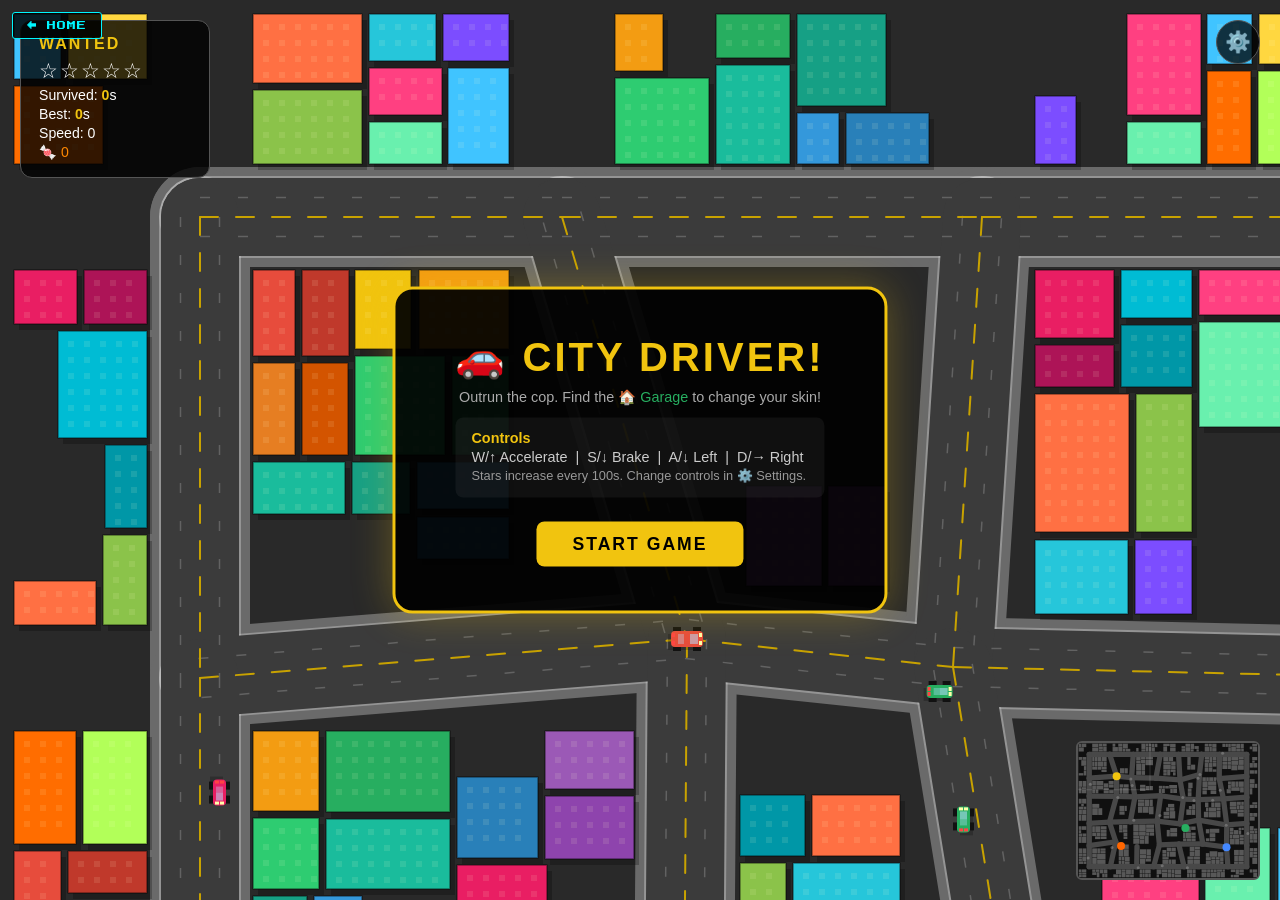
<file: games/city-driver.html>
<!DOCTYPE html>
<html lang="en">
<head>
<meta charset="UTF-8">
<meta name="viewport" content="width=device-width, initial-scale=1.0">
<title>City Driver: Police Escape</title>
<style>
*{box-sizing:border-box;}
body{margin:0;overflow:hidden;background:#111;font-family:'Segoe UI',sans-serif;}
canvas{display:block;}
#ui-layer{position:absolute;top:20px;left:20px;color:white;background:rgba(0,0,0,0.80);
  padding:14px 18px;border-radius:12px;pointer-events:none;border:1px solid #555;min-width:190px;}
#ui-layer h2{margin:0 0 6px;font-size:1rem;letter-spacing:2px;color:#f1c40f;}
#ui-layer p{margin:3px 0;font-size:0.88rem;}
#stars-row{font-size:1.3rem;letter-spacing:2px;margin:4px 0;}
.score-text{color:#f1c40f;font-weight:bold;}
#minimap{position:absolute;bottom:20px;right:20px;border:2px solid #555;border-radius:6px;background:#111;}
/* gear button */
#settings-btn{position:absolute;top:20px;right:20px;width:44px;height:44px;
  background:rgba(0,0,0,0.75);border:1px solid #555;border-radius:50%;
  color:white;font-size:1.3rem;cursor:pointer;display:flex;align-items:center;
  justify-content:center;z-index:50;transition:background .2s,transform .3s;line-height:1;}
#settings-btn:hover{background:rgba(60,60,60,0.9);transform:rotate(45deg);}
/* modals shared */
.modal{position:absolute;top:50%;left:50%;transform:translate(-50%,-50%);color:white;text-align:center;border-radius:20px;z-index:200;}
/* settings */
#settings{background:rgba(10,10,20,0.97);padding:32px 40px;border:3px solid #3498db;
  box-shadow:0 0 50px rgba(52,152,219,0.35);min-width:380px;max-height:90vh;overflow-y:auto;}
#settings h2{margin:0 0 4px;font-size:1.5rem;color:#3498db;letter-spacing:3px;}
#settings .sub{color:#888;font-size:.82rem;margin-bottom:18px;}
.ctrl-option{display:flex;align-items:center;gap:14px;padding:12px 14px;border-radius:10px;
  cursor:pointer;border:2px solid transparent;background:rgba(255,255,255,0.04);
  margin-bottom:8px;transition:border-color .15s,background .15s;text-align:left;}
.ctrl-option:hover{background:rgba(255,255,255,0.09);}
.ctrl-option.active{border-color:#3498db;background:rgba(52,152,219,0.12);}
.ctrl-option .ci{font-size:1.5rem;width:34px;text-align:center;flex-shrink:0;}
.ctrl-option .ct{font-weight:bold;font-size:.92rem;color:#eee;}
.ctrl-option .cd{font-size:.73rem;color:#888;margin-top:2px;}
#signin-section{margin-top:16px;border-top:1px solid #333;padding-top:16px;}
#signin-section .si-title{font-size:.88rem;color:#aaa;margin-bottom:10px;letter-spacing:1px;}
.si-row{display:flex;gap:8px;margin-bottom:8px;}
.si-row input{flex:1;padding:9px 12px;background:rgba(255,255,255,0.07);border:1px solid #444;
  border-radius:8px;color:white;font-size:.88rem;outline:none;transition:border-color .15s;}
.si-row input:focus{border-color:#3498db;}
.si-row input::placeholder{color:#555;}
#signin-btn{width:100%;padding:9px;background:#3498db;color:#000;border:none;
  border-radius:8px;cursor:pointer;font-weight:bold;font-size:.88rem;letter-spacing:1px;}
#signin-btn:hover{background:#2980b9;}
#signin-status{font-size:.76rem;margin-top:6px;min-height:16px;}
#signout-row{display:none;margin-top:6px;}
#settings-close{margin-top:14px;padding:10px 32px;font-size:1rem;background:#3498db;color:#000;
  border:none;border-radius:8px;cursor:pointer;font-weight:bold;letter-spacing:1px;}
#settings-close:hover{background:#2980b9;}
/* garage */
#garage{background:rgba(10,10,20,0.97);padding:32px 40px;border:3px solid #27ae60;
  box-shadow:0 0 50px rgba(39,174,96,0.4);min-width:520px;}
#garage h2{margin:0 0 4px;font-size:1.7rem;color:#27ae60;letter-spacing:3px;}
#garage .sub{color:#888;font-size:.84rem;margin-bottom:18px;}
#skin-grid{display:flex;flex-wrap:wrap;gap:14px;justify-content:center;margin-bottom:20px;}
.skin-card{width:88px;border-radius:10px;padding:10px 6px 8px;cursor:pointer;
  background:rgba(255,255,255,0.05);border:2px solid transparent;transition:border-color .15s,background .15s;}
.skin-card:hover{background:rgba(255,255,255,0.10);}
.skin-card.selected{border-color:#27ae60;background:rgba(39,174,96,0.15);}
.skin-card.locked{cursor:not-allowed;opacity:0.42;}
.skin-card canvas{display:block;margin:0 auto 5px;}
.skin-card .sn{font-size:.70rem;color:#ccc;}
.skin-card .sl{font-size:.63rem;color:#e67e22;margin-top:2px;}
.skin-card .sp{font-size:.63rem;color:#f1c40f;margin-top:1px;}
.skin-card .sk{font-size:.63rem;color:#e67e22;margin-top:1px;}
#garage-close{padding:10px 32px;font-size:1rem;background:#27ae60;color:#000;
  border:none;border-radius:8px;cursor:pointer;font-weight:bold;letter-spacing:1px;}
#garage-close:hover{background:#1e8449;}
/* game over */
#game-over{background:rgba(0,0,0,0.96);padding:44px 54px;border:4px solid #ff3e3e;
  box-shadow:0 0 60px rgba(255,0,0,0.4);}
#game-over h1{font-size:3.4rem;margin:0 0 8px;text-transform:uppercase;letter-spacing:6px;
  color:#ff3e3e;text-shadow:0 0 20px #ff3e3e;}
#game-over p{color:#ccc;font-size:1rem;margin:5px 0;}
#game-over .fs{font-size:1.5rem;margin:8px 0;}
#game-over button{margin-top:18px;padding:12px 36px;font-size:1.1rem;background:#ff3e3e;
  color:white;border:none;border-radius:8px;cursor:pointer;font-weight:bold;letter-spacing:2px;}
#game-over button:hover{background:#c0392b;}
/* start screen - display controlled by JS */
#start-screen{background:rgba(0,0,0,0.93);padding:44px 60px;border:3px solid #f1c40f;
  box-shadow:0 0 40px rgba(241,196,15,0.3);}
#start-screen h1{font-size:2.5rem;margin:0;color:#f1c40f;letter-spacing:3px;text-transform:uppercase;}
#start-screen p{color:#aaa;margin:8px 0;font-size:.9rem;}
#start-screen .controls{background:rgba(255,255,255,0.05);border-radius:8px;
  padding:12px 16px;margin:12px 0;text-align:left;}
#start-screen button{margin-top:12px;padding:12px 36px;font-size:1.1rem;background:#f1c40f;
  color:#000;border:none;border-radius:8px;cursor:pointer;font-weight:bold;letter-spacing:2px;}
#start-screen button:hover{background:#d4ac0d;}
/* loading */
#loading-screen{display:block;position:absolute;top:50%;left:50%;transform:translate(-50%,-50%);
  background:rgba(0,0,0,0.95);color:white;padding:40px 60px;text-align:center;
  border-radius:20px;border:2px solid #f1c40f;z-index:300;min-width:300px;}
#back-home{position:fixed;top:12px;left:12px;z-index:9999;background:rgba(0,0,0,0.85);color:#00f5ff;border:1px solid #00f5ff;padding:8px 14px;font-family:'Press Start 2P',monospace;font-size:9px;text-decoration:none;border-radius:3px;letter-spacing:1px;}
#back-home:hover{background:#00f5ff;color:#000;}
</style>
<link rel="preconnect" href="https://fonts.googleapis.com">
<link href="https://fonts.googleapis.com/css2?family=Press+Start+2P&display=swap" rel="stylesheet">
</head>
<body>
<a id="back-home" href="../index.html">&#8592; HOME</a>

<div id="loading-screen">
  <div style="font-size:2rem;margin-bottom:10px;">🏙️</div>
  <div style="font-size:1.1rem;color:#f1c40f;font-weight:bold;letter-spacing:2px;margin-bottom:14px;">BUILDING CITY...</div>
  <div style="background:#222;border-radius:8px;height:10px;overflow:hidden;width:220px;margin:0 auto;">
    <div id="load-bar" style="height:100%;width:0%;background:#f1c40f;border-radius:8px;transition:width .08s;"></div>
  </div>
</div>

<button id="settings-btn" onclick="openSettings()" title="Settings">⚙️</button>

<div id="settings" class="modal" style="display:none">
  <h2>⚙️ SETTINGS</h2>
  <p class="sub">Control scheme</p>
  <div class="ctrl-option active" id="ctrl-wasd" onclick="setControl('wasd')">
    <div class="ci">⌨️</div><div><div class="ct">WASD Keys</div><div class="cd">W/A/S/D — accelerate, steer, brake</div></div>
  </div>
  <div class="ctrl-option" id="ctrl-arrows" onclick="setControl('arrows')">
    <div class="ci">🔲</div><div><div class="ct">Arrow Keys</div><div class="cd">↑↓←→ — accelerate, steer, brake</div></div>
  </div>
  <div class="ctrl-option" id="ctrl-mouse" onclick="setControl('mouse')">
    <div class="ci">🖱️</div><div><div class="ct">Mouse / Cursor</div><div class="cd">Car follows your cursor automatically</div></div>
  </div>
  <div id="signin-section">
    <div class="si-title">💾 SAVE &amp; LOAD PROGRESS</div>
    <p style="color:#888;font-size:.74rem;margin:0 0 10px;">Click GET CODE to save your progress as a code. Paste it back anytime to restore.</p>
    <button onclick="exportSave()" style="width:100%;padding:9px;background:#27ae60;color:#000;border:none;border-radius:8px;cursor:pointer;font-weight:bold;font-size:.88rem;margin-bottom:8px;">GET SAVE CODE</button>
    <div id="save-code-row" style="display:none;margin-bottom:8px;">
      <textarea id="save-code-box" rows="3" readonly onclick="this.focus();this.select();"
        style="width:100%;background:#111;color:#f1c40f;border:1px solid #444;border-radius:6px;
               font-size:.7rem;padding:6px;resize:none;font-family:monospace;cursor:pointer;" title="Click to select, then Ctrl+C to copy"></textarea>
      <button onclick="copySaveCode()" style="width:100%;margin-top:4px;padding:6px;background:#444;color:#fff;
        border:none;border-radius:6px;cursor:pointer;font-size:.78rem;">📋 COPY CODE</button>
    </div>
    <p style="color:#888;font-size:.72rem;margin:6px 0 4px;">👇 Click the box below, then press Ctrl+V to paste your code:</p>
    <textarea id="load-code-box" rows="3"
      onclick="this.focus();"
      onkeydown="if(event.key==='Enter'){event.preventDefault();importSave();}"
      placeholder="Click here then Ctrl+V to paste your save code..."
      style="width:100%;background:#111;color:#ccc;border:2px solid #3498db;border-radius:6px;
             font-size:.7rem;padding:6px;resize:none;font-family:monospace;margin-bottom:4px;
             cursor:text;"></textarea>
    <button onclick="importSave()" style="width:100%;padding:6px;background:#3498db;color:#000;
      border:none;border-radius:6px;cursor:pointer;font-weight:bold;font-size:.78rem;">📂 LOAD FROM CODE</button>
    <div id="signin-status" style="margin-top:6px;"></div>
  </div>
  <button id="settings-close" onclick="closeSettings()">DONE</button>
</div>

<div id="start-screen" class="modal" style="display:none">
  <h1>🚗 City Driver!</h1>
  <p>Outrun the cop. Find the <span style="color:#27ae60">🏠 Garage</span> to change your skin!</p>
  <div class="controls">
    <p style="margin:0;color:#f1c40f;font-weight:bold;">Controls</p>
    <p style="margin:3px 0;color:#ccc;">W/↑ Accelerate &nbsp;|&nbsp; S/↓ Brake &nbsp;|&nbsp; A/↓ Left &nbsp;|&nbsp; D/→ Right</p>
    <p style="margin:3px 0;color:#999;font-size:.8rem;">Stars increase every 100s. Change controls in ⚙️ Settings.</p>
  </div>
  <button onclick="startGame()">START GAME</button>
</div>

<div id="ui-layer">
  <h2>WANTED</h2>
  <div id="stars-row">☆☆☆☆☆</div>
  <p>Survived: <span id="currentScore" class="score-text">0</span>s</p>
  <p>Best: <span id="bestScore" class="score-text">0</span>s</p>
  <p id="speedDisplay">Speed: 0</p>
  <p id="offroad-tag" style="color:#8bc34a;display:none;">🌿 OFF-ROAD</p>
  <p id="garage-hint" style="color:#27ae60;display:none;">🏠 GARAGE NEARBY</p>
  <p id="candy-display" style="color:#ff8800;">🍬 0</p>
  <p id="hw-garage-hint" style="color:#ff6600;display:none;">🎃 HALLOWEEN GARAGE NEARBY</p>
</div>

<div id="garage" class="modal" style="display:none">
  <h2>🏠 GARAGE</h2>
  <p class="sub">Choose your ride. <span style="color:#f1c40f">(Timer paused)</span></p>
  <div id="skin-grid"></div>
  <button id="garage-close" onclick="closeGarage()">BACK TO CHASE</button>
</div>

<div id="hw-garage" class="modal" style="display:none">
  <h2 style="color:#ff6600">🎃 HALLOWEEN GARAGE</h2>
  <p class="sub">Limited time Halloween car! <span style="color:#f1c40f">(Timer paused)</span></p>
  <div id="hw-skin-grid" style="display:flex;justify-content:center;margin-bottom:20px;"></div>
  <button onclick="closeHwGarage()" style="padding:10px 32px;font-size:1rem;background:#ff6600;color:#000;border:none;border-radius:8px;cursor:pointer;font-weight:bold;letter-spacing:1px;">BACK TO CHASE</button>
</div>

<div id="game-over" class="modal" style="display:none">
  <h1>BUSTED!</h1>
  <p>The police caught up to you.</p>
  <div class="fs" id="final-stars"></div>
  <p>Survived: <span id="finalScore" class="score-text">0</span>s</p>
  <p>Best Run: <span id="bestFinal" class="score-text">0</span>s</p>
  <button onclick="resetGame()">TRY AGAIN</button>
</div>

<canvas id="gameCanvas"></canvas>
<canvas id="minimap" width="180" height="135"></canvas>

<script>
// ─── Canvas ─────────────────────────────────────────
const canvas=document.getElementById('gameCanvas');
const ctx=canvas.getContext('2d');
const mmC=document.getElementById('minimap');
const mmX=mmC.getContext('2d');
function resize(){canvas.width=innerWidth;canvas.height=innerHeight;}
window.addEventListener('resize',resize);resize();

// ─── State ──────────────────────────────────────────
let gameActive=false,gameStarted=false,sirenState=0;
let candyCount=0,inHwGarage=false,hwGarageOpen=false,hwGaragePauseStart=0;
let score=0,bestScore=0,startTime=0,totalPausedMs=0,garagePauseStart=0,settingsPauseStart=0;
let wantedStars=1,garageOpen=false,inGarage=false,animFrame=null;
let controlMode='wasd',currentUser=null;
const cam={x:0,y:0},mouse={x:0,y:0};
window.addEventListener('mousemove',e=>{mouse.x=e.clientX;mouse.y=e.clientY;});

// ─── Skins ──────────────────────────────────────────
const SKINS=[
  {name:'Red Racer',  color:'#e74c3c',unlockAt:0,  spd:6.7},
  {name:'Ocean Blue', color:'#2980b9',unlockAt:0,  spd:6.7},
  {name:'Lime Rush',  color:'#27ae60',unlockAt:30, spd:6.7},
  {name:'Solar Gold', color:'#f1c40f',unlockAt:60, spd:6.8},
  {name:'Midnight',   color:'#2c3e50',unlockAt:100,spd:6.8},
  {name:'Purple Haze',color:'#8e44ad',unlockAt:150,spd:7.0},
  {name:'Ghost White',color:'#ecf0f1',unlockAt:200,spd:7.0},
  {name:'Inferno',    color:'#e67e22',unlockAt:300,spd:7.2,perk:'🔥 All-terrain'},
  {name:'Hallow Hound',color:'#ff6600',unlockAt:0,spd:8.5,perk:'🎃 Halloween Only',halloween:true},
];
let selectedSkin=0;

// ─── RNG ────────────────────────────────────────────
let _seed=54321;
function rng(){_seed=(_seed*1664525+1013904223)>>>0;return _seed/4294967296;}
function rngR(a,b){return a+rng()*(b-a);}
function rngI(a,b){return Math.floor(rngR(a,b));}
function rngC(a){return a[rngI(0,a.length)];}

// ─── World ──────────────────────────────────────────
const WW=3200,WH=2600,RW=78,HL=RW/2;
const COLS=8,ROWS=6;
const CW=Math.floor(WW/COLS),CH=Math.floor(WH/ROWS);

const nodes=[];
for(let r=0;r<ROWS;r++) for(let c=0;c<COLS;c++){
  const bx=c*CW+CW/2,by=r*CH+CH/2;
  const jx=(c===0||c===COLS-1)?0:rngR(-90,90);
  const jy=(r===0||r===ROWS-1)?0:rngR(-70,70);
  nodes.push({x:Math.round(Math.max(HL+20,Math.min(WW-HL-20,bx+jx))),
              y:Math.round(Math.max(HL+20,Math.min(WH-HL-20,by+jy)))});
}
function nd(c,r){return nodes[r*COLS+c];}

const roadSegs=[];
for(let r=0;r<ROWS;r++) for(let c=0;c<COLS-1;c++){
  if(rng()<0.18&&r!==0&&r!==ROWS-1)continue;
  const a=nd(c,r),b=nd(c+1,r);
  roadSegs.push({ax:a.x,ay:a.y,bx:b.x,by:b.y});
}
for(let r=0;r<ROWS-1;r++) for(let c=0;c<COLS;c++){
  if(rng()<0.18&&c!==0&&c!==COLS-1)continue;
  const a=nd(c,r),b=nd(c,r+1);
  roadSegs.push({ax:a.x,ay:a.y,bx:b.x,by:b.y});
}

const roadRects=roadSegs.map(s=>({
  x:Math.min(s.ax,s.bx)-HL, y:Math.min(s.ay,s.by)-HL,
  w:Math.abs(s.bx-s.ax)+RW,  h:Math.abs(s.by-s.ay)+RW
}));

function isOnRoad(px,py,m=0){
  for(const r of roadRects)
    if(px>r.x-m&&px<r.x+r.w+m&&py>r.y-m&&py<r.y+r.h+m)return true;
  return false;
}

// ─── Buildings (BSP) ────────────────────────────────
const BCOLORS=['#e74c3c','#c0392b','#e67e22','#d35400','#f1c40f','#f39c12',
  '#2ecc71','#27ae60','#1abc9c','#16a085','#3498db','#2980b9',
  '#9b59b6','#8e44ad','#e91e63','#ad1457','#00bcd4','#0097a7',
  '#ff7043','#8bc34a','#26c6da','#7c4dff','#ff4081','#69f0ae',
  '#40c4ff','#ffd740','#ff6d00','#b2ff59'];
const buildings=[];
let bci=0;
const SP=14,BG=7,MB=40;

function roadClear(x0,y0,x1,y1){
  const C=10;
  for(const r of roadRects)
    if(x1+C>r.x&&x0-C<r.x+r.w&&y1+C>r.y&&y0-C<r.y+r.h)return false;
  return true;
}
function bsp(x0,y0,x1,y1,d){
  const bw=x1-x0,bh=y1-y0;
  if(bw<MB||bh<MB)return;
  if(d>=4||(bw<120&&bh<120&&rng()<0.55)){
    if(roadClear(x0,y0,x1,y1))
      buildings.push({x:Math.round(x0),y:Math.round(y0),w:Math.round(bw),h:Math.round(bh),color:BCOLORS[bci++%BCOLORS.length]});
    return;
  }
  if(bw>=bh){
    const mn=Math.max(MB,bw*.3),mx=Math.min(bw-MB,bw*.7);
    if(mx<=mn){bsp(x0,y0,x1,y1,d+1);return;}
    const cut=rngR(mn,mx);
    bsp(x0,y0,x0+cut-BG/2,y1,d+1);
    bsp(x0+cut+BG/2,y0,x1,y1,d+1);
  }else{
    const mn=Math.max(MB,bh*.3),mx=Math.min(bh-MB,bh*.7);
    if(mx<=mn){bsp(x0,y0,x1,y1,d+1);return;}
    const cut=rngR(mn,mx);
    bsp(x0,y0,x1,y0+cut-BG/2,d+1);
    bsp(x0,y0+cut+BG/2,x1,y1,d+1);
  }
}
// Inner chunks
for(let ri=0;ri<ROWS-1;ri++) for(let ci=0;ci<COLS-1;ci++){
  const tl=nd(ci,ri),tr=nd(ci+1,ri),bl=nd(ci,ri+1);
  bsp(tl.x+HL+SP,tl.y+HL+SP,tr.x-HL-SP,bl.y-HL-SP,0);
}
// Borders
for(let ci=0;ci<COLS-1;ci++){
  const a=nd(ci,0),b=nd(ci+1,0); bsp(a.x+HL+SP,SP,b.x-HL-SP,a.y-HL-SP,0);
  const c=nd(ci,ROWS-1),d=nd(ci+1,ROWS-1); bsp(c.x+HL+SP,c.y+HL+SP,d.x-HL-SP,WH-SP,0);
}
for(let ri=0;ri<ROWS-1;ri++){
  const t=nd(0,ri),b=nd(0,ri+1); bsp(SP,t.y+HL+SP,t.x-HL-SP,b.y-HL-SP,0);
  const t2=nd(COLS-1,ri),b2=nd(COLS-1,ri+1); bsp(t2.x+HL+SP,t2.y+HL+SP,WW-SP,b2.y-HL-SP,0);
}
{const tl=nd(0,0),tr=nd(COLS-1,0),bl=nd(0,ROWS-1),br=nd(COLS-1,ROWS-1);
  bsp(SP,SP,tl.x-HL-SP,tl.y-HL-SP,0);
  bsp(tr.x+HL+SP,SP,WW-SP,tr.y-HL-SP,0);
  bsp(SP,bl.y+HL+SP,bl.x-HL-SP,WH-SP,0);
  bsp(br.x+HL+SP,br.y+HL+SP,WW-SP,WH-SP,0);}

// ─── Spatial hash (built before checkCollision used at runtime) ──
const HC=150; // hash cell size
const bHash=new Map();
function hk(c,r){return (c&0xFFFF)|(r<<16);}
function buildHash(){
  bHash.clear();
  for(const b of buildings){
    const c0=Math.floor(b.x/HC),c1=Math.floor((b.x+b.w)/HC);
    const r0=Math.floor(b.y/HC),r1=Math.floor((b.y+b.h)/HC);
    for(let r=r0;r<=r1;r++) for(let c=c0;c<=c1;c++){
      const k=hk(c,r);
      if(!bHash.has(k))bHash.set(k,[]);
      bHash.get(k).push(b);
    }
  }
}

// ─── Collision (uses hash, no allocations) ──────────
const _seen=new Set();  // reused, cleared each call
let hashReady=false;
function checkCollision(x,y,w,h){
  const hw=w/2,hh=h/2;
  if(x-hw<0||x+hw>WW||y-hh<0||y+hh>WH)return true;
  if(!hashReady){
    for(const b of buildings)
      if(x+hw>b.x&&x-hw<b.x+b.w&&y+hh>b.y&&y-hh<b.y+b.h)return true;
    return false;
  }
  const c0=Math.floor((x-hw)/HC),c1=Math.floor((x+hw)/HC);
  const r0=Math.floor((y-hh)/HC),r1=Math.floor((y+hh)/HC);
  _seen.clear();
  for(let r=r0;r<=r1;r++) for(let c=c0;c<=c1;c++){
    const bucket=bHash.get(hk(c,r));
    if(!bucket)continue;
    for(const b of bucket){
      if(_seen.has(b))continue;
      _seen.add(b);
      if(x+hw>b.x&&x-hw<b.x+b.w&&y+hh>b.y&&y-hh<b.y+b.h)return true;
    }
  }
  return false;
}

// ─── Garage ─────────────────────────────────────────
const gn=nd(Math.floor(COLS/2),Math.floor(ROWS/2));
const GARAGE={x:gn.x+HL+12,y:gn.y+HL+12,w:86,h:64,
  cx:gn.x+HL+12+43,cy:gn.y+HL+12+32,r:85};

const hwgn=nd(1,ROWS-2);
const HW_GARAGE={x:hwgn.x+HL+12,y:hwgn.y+HL+12,w:86,h:64,
  cx:hwgn.x+HL+12+43,cy:hwgn.y+HL+12+32,r:85};

const candyHouses=[];
{const pool=[...buildings];
for(let i=pool.length-1;i>0;i--){const j=Math.floor(Math.random()*(i+1));[pool[i],pool[j]]=[pool[j],pool[i]];}
for(let i=0;i<6&&i<pool.length;i++){const b=pool[i];candyHouses.push({cx:b.x+b.w/2,cy:b.y+b.h/2,collected:false});}}

// ─── A* grid ────────────────────────────────────────
const GS=60;
const GC=Math.ceil(WW/GS),GR=Math.ceil(WH/GS);
const walkable=new Uint8Array(GC*GR);
let gridReady=false;

function bakeAsync(){
  buildHash();hashReady=true;
  const hp=GS*0.40;
  let row=0;
  const bar=document.getElementById('load-bar');
  function chunk(){
    const end=Math.min(row+10,GR);
    for(let r=row;r<end;r++) for(let c=0;c<GC;c++){
      const cx=c*GS+GS/2,cy=r*GS+GS/2;
      walkable[r*GC+c]=checkCollision(cx,cy,hp*2,hp*2)?0:1;
    }
    row=end;
    if(bar)bar.style.width=Math.round(row/GR*100)+'%';
    if(row<GR){requestAnimationFrame(chunk);}
    else{
      gridReady=true;
      document.getElementById('loading-screen').style.display='none';
      document.getElementById('start-screen').style.display='block';
    }
  }
  requestAnimationFrame(chunk);
}

function findPath(sx,sy,ex,ey){
  const sc=Math.floor(sx/GS),sr=Math.floor(sy/GS);
  const ec=Math.floor(ex/GS),er=Math.floor(ey/GS);
  if(sc===ec&&sr===er)return[{x:ex,y:ey}];
  const key=(c,r)=>r*GC+c;
  const h=(c,r)=>Math.abs(c-ec)+Math.abs(r-er);
  const open=[{c:sc,r:sr,g:0,f:h(sc,sr),par:null}];
  const vis=new Map();vis.set(key(sc,sr),null);
  let it=0;
  while(open.length&&it++<1400){
    let bi=0;for(let i=1;i<open.length;i++)if(open[i].f<open[bi].f)bi=i;
    const cur=open.splice(bi,1)[0];
    if(cur.c===ec&&cur.r===er){
      const p=[];let n=cur;
      while(n.par){p.unshift({x:n.c*GS+GS/2,y:n.r*GS+GS/2});n=n.par;}
      p.push({x:ex,y:ey});return p;
    }
    for(const[dc,dr]of[[1,0],[-1,0],[0,1],[0,-1],[1,1],[1,-1],[-1,1],[-1,-1]]){
      const nc=cur.c+dc,nr=cur.r+dr;
      if(nc<0||nc>=GC||nr<0||nr>=GR)continue;
      if(vis.has(key(nc,nr)))continue;
      if(!walkable[nr*GC+nc])continue;
      if(dc&&dr&&(!walkable[cur.r*GC+nc]||!walkable[nr*GC+cur.c]))continue;
      const g=cur.g+(dc&&dr?1.4:1);
      vis.set(key(nc,nr),null);
      open.push({c:nc,r:nr,g,f:g+h(nc,nr),par:cur});
    }
  }
  return[{x:ex,y:ey}];
}

// ─── Vehicles ───────────────────────────────────────
const sn=nd(1,1),cn=nd(COLS-2,ROWS-2);
const car={x:sn.x,y:sn.y,w:18,h:34,angle:0,speed:0,
  maxSpeed:SKINS[0].spd,accel:0.38,friction:0.95,turn:0.057};
const cop={x:cn.x,y:cn.y,w:20,h:36,angle:Math.PI,speed:0,
  maxSpeed:6.5,accel:0.22,friction:0.95,turn:0.055,
  wp:null,pt:0,st:0,dt:0,lx:cn.x,ly:cn.y};

const NPC_COLS=['#c0392b','#3498db','#27ae60','#e67e22','#9b59b6',
  '#1abc9c','#f39c12','#dfe6e9','#e91e63','#ff7043','#00bcd4','#ffd700'];
const npcs=[];
function makeNPC(){
  const seg=rngC(roadRects);
  const horiz=seg.w>seg.h,side=rng()<0.5?-1:1;
  let x,y,angle;
  if(horiz){x=rngR(seg.x+20,seg.x+seg.w-20);y=seg.y+seg.h/2+side*RW/4;angle=side>0?0:Math.PI;}
  else{x=seg.x+seg.w/2+side*RW/4;y=rngR(seg.y+20,seg.y+seg.h-20);angle=side>0?Math.PI/2:-Math.PI/2;}
  return{x,y,w:14,h:26,angle,speed:rngR(1.6,3.4),color:rngC(NPC_COLS),st:0};
}
for(let i=0;i<20;i++)npcs.push(makeNPC());

// ─── Input ──────────────────────────────────────────
const keys={};
window.addEventListener('keydown',e=>{
  if(e.target.tagName==='INPUT'||e.target.tagName==='TEXTAREA')return;
  keys[e.code]=true;e.preventDefault();
});
window.addEventListener('keyup',e=>{
  if(e.target.tagName==='INPUT'||e.target.tagName==='TEXTAREA')return;
  keys[e.code]=false;
});

// ─── Settings ───────────────────────────────────────
function setControl(m){
  controlMode=m;
  ['wasd','arrows','mouse'].forEach(id=>
    document.getElementById('ctrl-'+id).classList.toggle('active',id===m));
}
function openSettings(){
  if(gameActive){gameActive=false;settingsPauseStart=Date.now();}
  document.getElementById('settings').style.display='block';
}
function closeSettings(){
  document.getElementById('settings').style.display='none';
  if(!garageOpen&&gameStarted){
    totalPausedMs+=Date.now()-settingsPauseStart;
    gameActive=true;
  }
  if(currentUser)saveProgress().catch(()=>{});
}

// ─── Save/Load (Save Code with checksum — tamper-resistant) ───
// The secret salt is mixed into the checksum so hand-crafted base64 codes
// will fail validation even if the JSON structure looks correct.
const SAVE_SALT='cd_x9k2mQr7';  // secret mixed into hash — not visible to player

function simpleHash(str){
  // Fast non-crypto hash — good enough to catch manual injection
  let h=0x811c9dc5;
  for(let i=0;i<str.length;i++){
    h^=str.charCodeAt(i);
    h=(h*0x01000193)>>>0;
  }
  return h.toString(36);
}

function makeSaveCode(){
  try{
    const payload={bestScore,selectedSkin,controlMode,v:2};
    const raw=JSON.stringify(payload);
    const check=simpleHash(raw+SAVE_SALT);
    return btoa(raw+'|'+check);
  }catch(e){return '';}
}

function parseSaveCode(code){
  try{
    const decoded=atob(code.trim());
    const lastPipe=decoded.lastIndexOf('|');
    if(lastPipe===-1)return null;
    const raw=decoded.substring(0,lastPipe);
    const check=decoded.substring(lastPipe+1);
    // Validate checksum — rejects any hand-crafted or modified code
    if(simpleHash(raw+SAVE_SALT)!==check)return null;
    return JSON.parse(raw);
  }catch(e){return null;}
}

function exportSave(){
  const code=makeSaveCode();
  document.getElementById('save-code-box').value=code;
  document.getElementById('save-code-row').style.display='block';
  setSS('✅ Copy the code above and keep it safe!','#27ae60');
}

function importSave(){
  const raw=document.getElementById('load-code-box').value.trim();
  if(!raw){setSS('⚠️ Paste your save code first.','#e67e22');return;}
  const data=parseSaveCode(raw);
  if(!data){setSS('❌ Invalid or tampered code.','#e74c3c');return;}
  bestScore=data.bestScore||0;
  selectedSkin=Math.max(0,Math.min(SKINS.length-1,data.selectedSkin||0));
  controlMode=data.controlMode||'wasd';
  car.maxSpeed=SKINS[selectedSkin].spd;
  setControl(controlMode);
  document.getElementById('bestScore').innerText=bestScore;
  document.getElementById('load-code-box').value='';
  setSS('✅ Loaded! Best: '+bestScore+'s — '+SKINS[selectedSkin].name,'#27ae60');
}

function copySaveCode(){
  const box=document.getElementById('save-code-box');
  if(!box.value){exportSave();return;}
  // Try clipboard API first, fall back to select+copy
  const tryFallback=()=>{
    box.focus();
    box.select();
    box.setSelectionRange(0,99999);
    try{
      const ok=document.execCommand('copy');
      setSS(ok?'📋 Copied! (Ctrl+C also works)':'📋 Press Ctrl+C to copy','#27ae60');
    }catch(e){
      setSS('📋 Click the box then press Ctrl+C to copy','#f1c40f');
    }
  };
  if(navigator.clipboard&&window.isSecureContext){
    navigator.clipboard.writeText(box.value)
      .then(()=>setSS('📋 Copied to clipboard!','#27ae60'))
      .catch(()=>tryFallback());
  }else{
    tryFallback();
  }
}

async function saveProgress(){
  // Keep the code box up to date so player can copy latest save anytime
  const box=document.getElementById('save-code-box');
  if(box&&box.value)box.value=makeSaveCode();
}

function signOut(){}  // no longer needed, kept so nothing breaks
function setSS(msg,col){
  const el=document.getElementById('signin-status');
  el.textContent=msg;el.style.color=col;
}

// ─── Timer pause on tab hide (fixes Chromebook close glitch) ──
let tabHiddenAt=0;
document.addEventListener('visibilitychange',()=>{
  if(document.hidden){
    // Tab hidden — record when
    tabHiddenAt=Date.now();
    if(gameActive){gameActive=false;}
  }else{
    // Tab visible again — add hidden time to paused total
    if(tabHiddenAt&&gameStarted&&startTime){
      totalPausedMs+=Date.now()-tabHiddenAt;
    }
    tabHiddenAt=0;
    if(gameStarted&&!garageOpen&&document.getElementById('game-over').style.display==='none'){
      gameActive=true;
    }
  }
});

// ─── Garage UI ──────────────────────────────────────
function buildSkinGrid(){
  const g=document.getElementById('skin-grid');g.innerHTML='';
  SKINS.forEach((sk,i)=>{
    if(sk.halloween)return;
    const locked=bestScore<sk.unlockAt;
    const d=document.createElement('div');
    d.className='skin-card'+(i===selectedSkin?' selected':'')+(locked?' locked':'');
    const c=document.createElement('canvas');c.width=48;c.height=66;
    carPreview(c.getContext('2d'),24,33,locked?'#444':sk.color);
    d.appendChild(c);
    const nm=document.createElement('div');nm.className='sn';nm.textContent=sk.name;d.appendChild(nm);
    const sp=document.createElement('div');sp.className='sp';sp.textContent='⚡'+sk.spd;d.appendChild(sp);
    if(locked){const lk=document.createElement('div');lk.className='sl';lk.textContent='🔒 '+sk.unlockAt+'s';d.appendChild(lk);}
    if(sk.perk){const pk=document.createElement('div');pk.className='sk';pk.textContent=sk.perk;d.appendChild(pk);}
    if(!locked)d.onclick=()=>{selectedSkin=i;car.maxSpeed=SKINS[i].spd;buildSkinGrid();};
    g.appendChild(d);
  });
}
function carPreview(cx,x,y,col){
  const W=13,H=26;cx.save();cx.translate(x,y);
  cx.fillStyle='rgba(0,0,0,0.2)';cx.fillRect(-W/2+2,-H/2+2,W,H);
  cx.fillStyle='#111';cx.fillRect(-W/2-3,-H/2+2,3,6);cx.fillRect(W/2,-H/2+2,3,6);
  cx.fillRect(-W/2-3,H/2-8,3,6);cx.fillRect(W/2,H/2-8,3,6);
  cx.fillStyle=col;cx.beginPath();cx.roundRect(-W/2,-H/2,W,H,3);cx.fill();
  cx.fillStyle='rgba(180,220,255,.5)';cx.fillRect(-W/2+2,-H/2+4,W-4,6);
  cx.restore();
}
function openGarage(){
  if(garageOpen)return;
  garageOpen=true;gameActive=false;garagePauseStart=Date.now();
  buildSkinGrid();document.getElementById('garage').style.display='block';
}
function closeGarage(){
  totalPausedMs+=Date.now()-garagePauseStart;
  document.getElementById('garage').style.display='none';
  garageOpen=false;gameActive=true;car.speed=2;
  // Punish garage camping: snap cop to the nearest road node to the player
  // so leaving the garage is always dangerous
  let best=Infinity,bx=cop.x,by=cop.y;
  for(const n of nodes){
    const d=Math.hypot(n.x-car.x,n.y-car.y);
    // Pick a node that's close to player but not right on top of them
    if(d>200&&d<best&&!checkCollision(n.x,n.y,cop.w+8,cop.h+8)){best=d;bx=n.x;by=n.y;}
  }
  cop.x=bx;cop.y=by;cop.speed=0;cop.wp=null;cop.pt=0;
  if(currentUser)saveProgress().catch(()=>{});
}

// ─── Halloween garage ────────────────────────────────
function openHwGarage(){
  if(hwGarageOpen)return;
  hwGarageOpen=true;gameActive=false;hwGaragePauseStart=Date.now();
  buildHwGarageGrid();document.getElementById('hw-garage').style.display='block';
}
function closeHwGarage(){
  totalPausedMs+=Date.now()-hwGaragePauseStart;
  document.getElementById('hw-garage').style.display='none';
  hwGarageOpen=false;gameActive=true;car.speed=2;
  let best=Infinity,bx=cop.x,by=cop.y;
  for(const n of nodes){const d=Math.hypot(n.x-car.x,n.y-car.y);
    if(d>200&&d<best&&!checkCollision(n.x,n.y,cop.w+8,cop.h+8)){best=d;bx=n.x;by=n.y;}}
  cop.x=bx;cop.y=by;cop.speed=0;cop.wp=null;cop.pt=0;
  if(currentUser)saveProgress().catch(()=>{});
}
function buildHwGarageGrid(){
  const g=document.getElementById('hw-skin-grid');g.innerHTML='';
  SKINS.forEach((sk,i)=>{
    if(!sk.halloween)return;
    const d=document.createElement('div');
    d.className='skin-card'+(i===selectedSkin?' selected':'');
    const c=document.createElement('canvas');c.width=48;c.height=66;
    carPreview(c.getContext('2d'),24,33,sk.color);d.appendChild(c);
    const nm=document.createElement('div');nm.className='sn';nm.textContent=sk.name;d.appendChild(nm);
    const sp=document.createElement('div');sp.className='sp';sp.textContent='⚡'+sk.spd;d.appendChild(sp);
    const pk=document.createElement('div');pk.className='sk';pk.textContent=sk.perk;d.appendChild(pk);
    d.onclick=()=>{selectedSkin=i;car.maxSpeed=SKINS[i].spd;buildHwGarageGrid();};
    g.appendChild(d);
  });
}

// ─── Game flow ──────────────────────────────────────
function startGame(){
  document.getElementById('start-screen').style.display='none';
  gameStarted=true;resetGame();
}
function resetGame(){
  car.x=sn.x;car.y=sn.y;car.speed=0;car.angle=0;car.maxSpeed=SKINS[selectedSkin].spd;
  cop.x=cn.x;cop.y=cn.y;cop.speed=0;cop.angle=Math.PI;
  cop.wp=null;cop.pt=0;cop.st=0;cop.dt=0;cop.lx=cop.x;cop.ly=cop.y;
  npcs.length=0;for(let i=0;i<20;i++)npcs.push(makeNPC());
  gameActive=true;garageOpen=false;inGarage=false;
  score=0;wantedStars=1;startTime=Date.now();totalPausedMs=0;garagePauseStart=0;
  candyCount=0;inHwGarage=false;hwGarageOpen=false;
  for(const h of candyHouses)h.collected=false;
  document.getElementById('candy-display').textContent='🍬 0';
  document.getElementById('game-over').style.display='none';
  document.getElementById('garage').style.display='none';
  document.getElementById('hw-garage').style.display='none';
  updateStars();
  if(!gameStarted)return;
  if(!animFrame)loop();
}

function starsStr(n){
  const s=Math.max(0,Math.min(5,n|0));
  return'★'.repeat(s)+'☆'.repeat(5-s);
}
function updateStars(){document.getElementById('stars-row').textContent=starsStr(wantedStars);}
function effScore(){return startTime?Math.max(0,Math.floor((Date.now()-startTime-totalPausedMs)/1000)):0;}

// ─── Player update ──────────────────────────────────
function updatePlayer(){
  const onRoad=isOnRoad(car.x,car.y,4);
  const inferno=SKINS[selectedSkin].name==='Inferno';
  const eMax=(onRoad||inferno)?car.maxSpeed:car.maxSpeed*0.55;
  const eFric=(onRoad||inferno)?car.friction:0.86;

  if(controlMode==='mouse'){
    const wx=mouse.x+cam.x,wy=mouse.y+cam.y;
    const dist=Math.hypot(wx-car.x,wy-car.y);
    if(dist>20){
      let da=Math.atan2(wy-car.y,wx-car.x)-car.angle;
      while(da<-Math.PI)da+=Math.PI*2;while(da>Math.PI)da-=Math.PI*2;
      car.angle+=Math.max(-car.turn,Math.min(car.turn,da*.18));
      car.speed+=car.accel*Math.min(1,dist/120);
    }else{car.speed*=0.85;}
  }else{
    const W=controlMode==='wasd';
    const up=W?keys['KeyW']:keys['ArrowUp'];
    const dn=W?keys['KeyS']:keys['ArrowDown'];
    const lt=W?keys['KeyA']:keys['ArrowLeft'];
    const rt=W?keys['KeyD']:keys['ArrowRight'];
    if(up)car.speed+=car.accel;
    if(dn)car.speed-=car.accel;
    if(Math.abs(car.speed)>0.2){
      const rev=car.speed<0?-1:1,grip=Math.abs(car.speed)/car.maxSpeed;
      const st=(onRoad||inferno)?car.turn:car.turn*0.6;
      if(lt)car.angle-=st*rev*grip;
      if(rt)car.angle+=st*rev*grip;
    }
  }
  car.speed*=eFric;
  car.speed=Math.max(-eMax*.5,Math.min(eMax,car.speed));
  const nx=car.x+Math.cos(car.angle)*car.speed;
  const ny=car.y+Math.sin(car.angle)*car.speed;
  if(!checkCollision(nx,car.y,car.w,car.h))car.x=nx;else car.speed*=-.3;
  if(!checkCollision(car.x,ny,car.w,car.h))car.y=ny;else car.speed*=-.3;

  document.getElementById('speedDisplay').innerText='Speed: '+Math.abs(car.speed).toFixed(1);
  document.getElementById('offroad-tag').style.display=(onRoad||inferno)?'none':'block';
}

// ─── Cop update ─────────────────────────────────────
function updateCop(){
  const sc=1+(wantedStars-1)*0.12;
  cop.maxSpeed=7.2*sc;cop.accel=0.26*sc;

  const dist=Math.hypot(car.x-cop.x,car.y-cop.y);
  const la=Math.min(180,Math.abs(car.speed)*18);
  const tx=dist<300?car.x:car.x+Math.cos(car.angle)*la;
  const ty=dist<300?car.y:car.y+Math.sin(car.angle)*la;
  const rr=dist>600?45:dist>200?30:20;

  cop.pt--;
  if(!cop.wp||cop.wp.length===0||cop.pt<=0){cop.wp=findPath(cop.x,cop.y,tx,ty);cop.pt=rr;}
  while(cop.wp&&cop.wp.length>1&&Math.hypot(cop.wp[0].x-cop.x,cop.wp[0].y-cop.y)<40)cop.wp.shift();

  const wp=cop.wp&&cop.wp.length?cop.wp[0]:{x:car.x,y:car.y};
  let da=Math.atan2(wp.y-cop.y,wp.x-cop.x)-cop.angle;
  while(da<-Math.PI)da+=Math.PI*2;while(da>Math.PI)da-=Math.PI*2;
  cop.angle+=Math.max(-cop.turn*2,Math.min(cop.turn*2,da*.22));

  const sharp=Math.abs(da)/Math.PI;
  cop.speed=Math.min(cop.speed+cop.accel,cop.maxSpeed*(1-sharp*.45));
  cop.speed*=cop.friction;

  const nx=cop.x+Math.cos(cop.angle)*cop.speed;
  const ny=cop.y+Math.sin(cop.angle)*cop.speed;
  let hx=false,hy=false;
  if(!checkCollision(nx,cop.y,cop.w,cop.h))cop.x=nx;else hx=true;
  if(!checkCollision(cop.x,ny,cop.w,cop.h))cop.y=ny;else hy=true;

  if(hx||hy){
    cop.speed*=.15;
    cop.st++;
    cop.pt=0;
    // Immediately nudge away from the wall on the blocked axis
    if(hx){const push=cop.x>nx?1:-1; if(!checkCollision(cop.x+push*3,cop.y,cop.w,cop.h))cop.x+=push*3;}
    if(hy){const push=cop.y>ny?1:-1; if(!checkCollision(cop.x,cop.y+push*3,cop.w,cop.h))cop.y+=push*3;}
  }else if(cop.st>0){cop.st--;}

  // Short-term stuck: find a clear road angle and turn toward it
  if(cop.st>6){
    cop.speed=-2.0;
    let escaped=false;
    // Try 16 evenly spaced angles around the full circle
    for(let i=0;i<16&&!escaped;i++){
      const na=cop.angle+(i%2===0?1:-1)*Math.PI*(Math.floor(i/2)+1)/8;
      for(const probeD of[50,80,110,150]){
        const px=cop.x+Math.cos(na)*probeD;
        const py=cop.y+Math.sin(na)*probeD;
        if(!checkCollision(px,py,cop.w+8,cop.h+8)&&isOnRoad(px,py,12)){
          cop.angle=na;
          escaped=true;
          break;
        }
      }
    }
    cop.st=0;cop.pt=0;
  }

  cop.dt++;
  if(cop.dt>=90){
    if(Math.hypot(cop.x-cop.lx,cop.y-cop.ly)<14){
      // Snap to nearest road NODE (intersection) — always clear, never inside a building
      let best=Infinity,bx=cop.x,by=cop.y;
      for(const n of nodes){
        const d=Math.hypot(n.x-cop.x,n.y-cop.y);
        if(d<best&&!checkCollision(n.x,n.y,cop.w+8,cop.h+8)){best=d;bx=n.x;by=n.y;}
      }
      cop.x=bx;cop.y=by;cop.speed=0;cop.wp=null;cop.pt=0;
    }
    cop.lx=cop.x;cop.ly=cop.y;cop.dt=0;
  }
}

// ─── NPC update ─────────────────────────────────────
function updateNPCs(){
  for(const n of npcs){
    const px=n.x,py=n.y;
    n.x+=Math.cos(n.angle)*n.speed;n.y+=Math.sin(n.angle)*n.speed;
    if(!isOnRoad(n.x,n.y,6)||checkCollision(n.x,n.y,n.w,n.h)){
      n.x=px;n.y=py;n.st++;
      if(n.st>6){
        let ok=false;
        for(const d of[Math.PI/2,-Math.PI/2,Math.PI,0]){
          const na=n.angle+d,tx=n.x+Math.cos(na)*n.speed*5,ty=n.y+Math.sin(na)*n.speed*5;
          if(isOnRoad(tx,ty,6)&&!checkCollision(tx,ty,n.w,n.h)){n.angle=na;ok=true;break;}
        }
        if(!ok)Object.assign(n,makeNPC());n.st=0;
      }
    }else{n.st=0;}
    if(rng()<0.003){
      const na=n.angle+(rng()<0.5?Math.PI/2:-Math.PI/2);
      const tx=n.x+Math.cos(na)*45,ty=n.y+Math.sin(na)*45;
      if(isOnRoad(tx,ty,6)&&!checkCollision(tx,ty,n.w,n.h))n.angle=na;
    }
    if(n.x<5||n.x>WW-5||n.y<5||n.y>WH-5)Object.assign(n,makeNPC());
  }
}

// ─── Main update ────────────────────────────────────
function update(){
  if(!gameActive)return;
  score=effScore();
  document.getElementById('currentScore').innerText=score;
  if(score>bestScore){bestScore=score;document.getElementById('bestScore').innerText=bestScore;if(currentUser)saveProgress().catch(()=>{});}

  const ns=Math.min(5,Math.max(1,1+Math.floor(score/100)));
  if(ns!==wantedStars){wantedStars=ns;updateStars();}

  updatePlayer();updateCop();updateNPCs();

  const gd=Math.hypot(car.x-GARAGE.cx,car.y-GARAGE.cy);
  document.getElementById('garage-hint').style.display=gd<GARAGE.r&&!garageOpen?'block':'none';
  if(gd<GARAGE.r&&!garageOpen&&!inGarage){inGarage=true;openGarage();}
  if(gd>=GARAGE.r)inGarage=false;

  for(const h of candyHouses){
    if(!h.collected&&Math.hypot(car.x-h.cx,car.y-h.cy)<70){
      h.collected=true;candyCount++;
      document.getElementById('candy-display').textContent='🍬 '+candyCount;
    }
  }

  const hgd=Math.hypot(car.x-HW_GARAGE.cx,car.y-HW_GARAGE.cy);
  document.getElementById('hw-garage-hint').style.display=hgd<HW_GARAGE.r&&!hwGarageOpen?'block':'none';
  if(hgd<HW_GARAGE.r&&!hwGarageOpen&&!inHwGarage){inHwGarage=true;openHwGarage();}
  if(hgd>=HW_GARAGE.r)inHwGarage=false;

  cam.x+=(car.x-canvas.width/2-cam.x)*.1;
  cam.y+=(car.y-canvas.height/2-cam.y)*.1;
  cam.x=Math.max(0,Math.min(WW-canvas.width,cam.x));
  cam.y=Math.max(0,Math.min(WH-canvas.height,cam.y));
  sirenState+=.15;

  if(Math.hypot(car.x-cop.x,car.y-cop.y)<36){
    gameActive=false;
    if(score>bestScore){bestScore=score;document.getElementById('bestScore').innerText=bestScore;}
    document.getElementById('finalScore').innerText=score;
    document.getElementById('bestFinal').innerText=bestScore;
    document.getElementById('final-stars').textContent=starsStr(wantedStars);
    document.getElementById('game-over').style.display='block';
    if(currentUser)saveProgress().catch(()=>{});
  }
}

// ─── Draw ────────────────────────────────────────────
function draw(){
  ctx.fillStyle='#1a1a1a';ctx.fillRect(0,0,canvas.width,canvas.height);
  ctx.save();ctx.translate(-cam.x,-cam.y);

  // Ground
  ctx.fillStyle='#292929';ctx.fillRect(0,0,WW,WH);

  // Helper: stroke all segments
  function segs(lw,col,dash=[]){
    ctx.lineWidth=lw;ctx.strokeStyle=col;ctx.lineCap='round';ctx.lineJoin='round';
    ctx.setLineDash(dash);
    for(const s of roadSegs){ctx.beginPath();ctx.moveTo(s.ax,s.ay);ctx.lineTo(s.bx,s.by);ctx.stroke();}
    ctx.setLineDash([]);
  }
  segs(RW+22,'#6a6a6a');      // sidewalk
  segs(RW+4,'rgba(200,200,200,.45)'); // kerb highlight
  segs(RW,'#3b3b3b');          // tarmac

  // Lane dividers
  ctx.save();ctx.lineWidth=1.5;ctx.strokeStyle='rgba(255,255,255,.20)';ctx.lineCap='butt';ctx.setLineDash([10,28]);
  for(const s of roadSegs){
    const dx=s.bx-s.ax,dy=s.by-s.ay,len=Math.hypot(dx,dy);if(len<2)continue;
    const px=-dy/len*(RW/4),py=dx/len*(RW/4);
    ctx.beginPath();ctx.moveTo(s.ax+px,s.ay+py);ctx.lineTo(s.bx+px,s.by+py);ctx.stroke();
    ctx.beginPath();ctx.moveTo(s.ax-px,s.ay-py);ctx.lineTo(s.bx-px,s.by-py);ctx.stroke();
  }ctx.setLineDash([]);ctx.restore();

  // Centre dashes
  segs(2,'#c8a200',[18,18]);

  // Buildings
  for(const b of buildings){
    ctx.fillStyle='rgba(0,0,0,.25)';ctx.fillRect(b.x+5,b.y+6,b.w,b.h);
    ctx.fillStyle=b.color;ctx.fillRect(b.x,b.y,b.w,b.h);
    ctx.fillStyle='rgba(255,255,200,.10)';
    for(let wx=b.x+10;wx<b.x+b.w-7;wx+=16)
      for(let wy=b.y+10;wy<b.y+b.h-7;wy+=16)ctx.fillRect(wx,wy,6,6);
    ctx.strokeStyle='rgba(0,0,0,.45)';ctx.lineWidth=1.5;ctx.strokeRect(b.x,b.y,b.w,b.h);
  }

  // Candy houses
  for(const h of candyHouses){
    if(!h.collected){
      const pulse=0.6+0.3*Math.sin(Date.now()*.003);
      ctx.save();ctx.globalAlpha=pulse*0.4;ctx.fillStyle='#ff6600';
      ctx.beginPath();ctx.arc(h.cx,h.cy,42,0,Math.PI*2);ctx.fill();ctx.restore();
      ctx.font='22px serif';ctx.textAlign='center';ctx.textBaseline='middle';
      ctx.fillText('🎃',h.cx,h.cy);ctx.textAlign='left';ctx.textBaseline='alphabetic';
    }
  }

  // Garage
  const {x:gx,y:gy,w:gw,h:gh,cx:gcx,cy:gcy}=GARAGE;
  const pulse=.5+.35*Math.sin(Date.now()*.003);
  ctx.save();ctx.globalAlpha=pulse*.3;ctx.fillStyle='#27ae60';
  ctx.beginPath();ctx.arc(gcx,gcy,65,0,Math.PI*2);ctx.fill();ctx.restore();
  ctx.fillStyle='rgba(0,0,0,.2)';ctx.fillRect(gx+4,gy+4,gw,gh);
  ctx.fillStyle='#1a4d2e';ctx.fillRect(gx,gy,gw,gh);
  ctx.strokeStyle='#27ae60';ctx.lineWidth=3;ctx.strokeRect(gx,gy,gw,gh);
  ctx.font='bold 20px Segoe UI';ctx.textAlign='center';ctx.textBaseline='middle';
  ctx.fillText('🏠',gcx,gcy-7);
  ctx.font='bold 10px Segoe UI';ctx.fillStyle='#aaffcc';ctx.fillText('GARAGE',gcx,gcy+9);
  ctx.textAlign='left';

  // Halloween garage
  {const {x:hx,y:hy,w:hw,h:hh,cx:hcx,cy:hcy}=HW_GARAGE;
  const hp=.5+.35*Math.sin(Date.now()*.004);
  ctx.save();ctx.globalAlpha=hp*.3;ctx.fillStyle='#ff6600';
  ctx.beginPath();ctx.arc(hcx,hcy,65,0,Math.PI*2);ctx.fill();ctx.restore();
  ctx.fillStyle='rgba(0,0,0,.2)';ctx.fillRect(hx+4,hy+4,hw,hh);
  ctx.fillStyle='#2d1200';ctx.fillRect(hx,hy,hw,hh);
  ctx.strokeStyle='#ff6600';ctx.lineWidth=3;ctx.strokeRect(hx,hy,hw,hh);
  ctx.font='bold 20px Segoe UI';ctx.textAlign='center';ctx.textBaseline='middle';
  ctx.fillText('🎃',hcx,hcy-7);
  ctx.font='bold 10px Segoe UI';ctx.fillStyle='#ffcc88';ctx.fillText('HALLOWEEN',hcx,hcy+9);
  ctx.textAlign='left';ctx.textBaseline='alphabetic';}

  // NPCs, player, cop
  for(const n of npcs)drawCar(n.x,n.y,n.angle,n.color,false,false);
  drawCar(car.x,car.y,car.angle,SKINS[selectedSkin].color,false,true);
  drawCar(cop.x,cop.y,cop.angle,'#2464a8',true,false);
  ctx.restore();
}

function drawCar(x,y,angle,color,isCop,isPlayer){
  ctx.save();ctx.translate(x,y);ctx.rotate(angle+Math.PI/2);
  const W=isPlayer?16:isCop?17:13,H=isPlayer?32:isCop?34:26;
  ctx.fillStyle='rgba(0,0,0,.22)';ctx.fillRect(-W/2+3,-H/2+3,W,H);
  ctx.fillStyle='#111';
  ctx.fillRect(-W/2-4,-H/2+2,4,8);ctx.fillRect(W/2,-H/2+2,4,8);
  ctx.fillRect(-W/2-4,H/2-10,4,8);ctx.fillRect(W/2,H/2-10,4,8);
  ctx.fillStyle=color;ctx.beginPath();ctx.roundRect(-W/2,-H/2,W,H,4);ctx.fill();
  ctx.fillStyle='rgba(180,220,255,.55)';ctx.fillRect(-W/2+3,-H/2+5,W-6,8);
  ctx.fillStyle='rgba(180,220,255,.35)';ctx.fillRect(-W/2+3,H/2-13,W-6,6);
  if(isCop){
    const fl=Math.sin(sirenState*3)>0;
    ctx.fillStyle=fl?'#ff1111':'#1111ff';ctx.fillRect(-W/2+2,-H/2-4,(W-4)/2,5);
    ctx.fillStyle=fl?'#1111ff':'#ff1111';ctx.fillRect(1,-H/2-4,(W-4)/2,5);
    ctx.save();ctx.globalAlpha=.22;ctx.fillStyle=fl?'red':'blue';
    ctx.beginPath();ctx.arc(0,-H/2,20,0,Math.PI*2);ctx.fill();ctx.restore();
    ctx.fillStyle='rgba(255,255,255,.5)';ctx.fillRect(-W/2+2,-3,W-4,6);
  }else{
    ctx.fillStyle='#ffffaa';ctx.fillRect(-W/2+2,-H/2+1,4,3);ctx.fillRect(W/2-6,-H/2+1,4,3);
    ctx.fillStyle='#ff4444';ctx.fillRect(-W/2+2,H/2-4,4,3);ctx.fillRect(W/2-6,H/2-4,4,3);
  }
  ctx.restore();
}

// ─── Minimap ─────────────────────────────────────────
function drawMM(){
  const mw=mmC.width,mh=mmC.height,sx=mw/WW,sy=mh/WH;
  mmX.fillStyle='rgba(16,16,16,.94)';mmX.fillRect(0,0,mw,mh);
  mmX.strokeStyle='#484848';mmX.lineWidth=RW*sx*1.2;mmX.lineCap='round';
  for(const s of roadSegs){mmX.beginPath();mmX.moveTo(s.ax*sx,s.ay*sy);mmX.lineTo(s.bx*sx,s.by*sy);mmX.stroke();}
  mmX.fillStyle='#585858';
  for(const b of buildings)mmX.fillRect(b.x*sx,b.y*sy,b.w*sx,b.h*sy);
  mmX.fillStyle='#27ae60';mmX.beginPath();mmX.arc(GARAGE.cx*sx,GARAGE.cy*sy,4,0,Math.PI*2);mmX.fill();
  mmX.fillStyle='#ff6600';mmX.beginPath();mmX.arc(HW_GARAGE.cx*sx,HW_GARAGE.cy*sy,4,0,Math.PI*2);mmX.fill();
  mmX.fillStyle='rgba(170,170,170,.4)';
  for(const n of npcs){mmX.beginPath();mmX.arc(n.x*sx,n.y*sy,1.5,0,Math.PI*2);mmX.fill();}
  mmX.strokeStyle='rgba(255,255,255,.14)';mmX.lineWidth=1;mmX.lineCap='butt';
  mmX.strokeRect(cam.x*sx,cam.y*sy,canvas.width*sx,canvas.height*sy);
  const fl=Math.sin(sirenState*3)>0;
  mmX.fillStyle=fl?'#ff4444':'#4488ff';mmX.beginPath();mmX.arc(cop.x*sx,cop.y*sy,4,0,Math.PI*2);mmX.fill();
  mmX.fillStyle='#f1c40f';mmX.beginPath();mmX.arc(car.x*sx,car.y*sy,4,0,Math.PI*2);mmX.fill();
}

// ─── Loop ────────────────────────────────────────────
function loop(){animFrame=requestAnimationFrame(loop);update();draw();drawMM();}

// Start render loop immediately so canvas isn't black during bake
loop();
// Then bake grid async — shows start screen when done
bakeAsync();
</script>
</body>
</html>
</file>
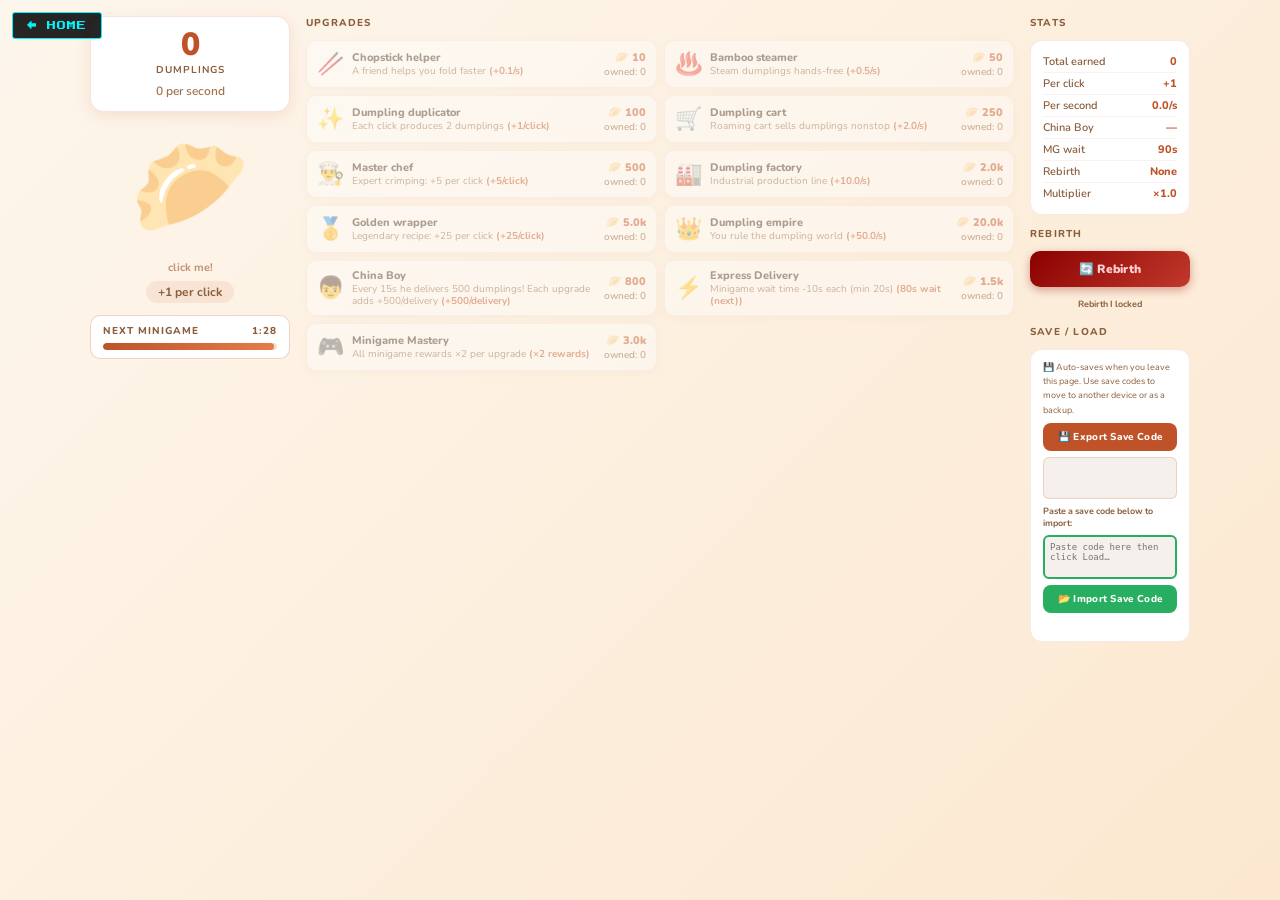
<file: games/dumpling-clicker.html>
﻿<!DOCTYPE html>
<html lang="en">
<head>
<meta charset="UTF-8">
<meta name="viewport" content="width=device-width, initial-scale=1.0, user-scalable=no">
<title>Dumpling Clicker</title>
<style>
  @import url('https://fonts.googleapis.com/css2?family=Nunito:wght@400;600;700;900&display=swap');
  * { box-sizing: border-box; margin: 0; padding: 0; }
  body {
    font-family: 'Nunito', sans-serif;
    background: linear-gradient(135deg, #fdf6ec 0%, #fce8d0 100%);
    min-height: 100vh;
    display: flex;
    flex-direction: column;
    align-items: center;
    padding: 16px;
    color: #3d2a1e;
  }
  .layout { display: flex; gap: 16px; width: 100%; max-width: 1100px; align-items: flex-start; }
  .left-panel { display: flex; flex-direction: column; align-items: center; gap: 12px; flex: 0 0 200px; }
  .counter-card { background: white; border-radius: 14px; padding: 12px 20px; text-align: center; width: 100%; box-shadow: 0 4px 16px rgba(192,82,42,0.13); border: 1.5px solid rgba(192,82,42,0.15); }
  .dumpling-count { font-size: 32px; font-weight: 900; color: #c0522a; line-height: 1; }
  .count-label { font-size: 10px; color: #8b5e3c; font-weight: 700; letter-spacing: 1px; text-transform: uppercase; margin-top: 2px; }
  .per-sec { font-size: 12px; color: #a0734f; margin-top: 6px; font-weight: 600; }
  .clicker-wrap { display: flex; flex-direction: column; align-items: center; gap: 6px; }
  .clicker-area {
    cursor: pointer; user-select: none; width: 130px; height: 130px;
    display: flex; align-items: center; justify-content: center;
    border-radius: 50%; transition: background 0.15s; font-size: 96px; line-height: 1;
  }
  .clicker-area:hover { background: rgba(192,82,42,0.07); }
  .clicker-area:active { transform: scale(0.88); transition: transform 0.08s; }
  .click-hint { font-size: 11px; color: #b07050; font-weight: 700; opacity: 0.75; }
  .click-power { font-size: 12px; color: #8b5e3c; font-weight: 700; background: rgba(192,82,42,0.09); padding: 3px 12px; border-radius: 20px; }
  .minigame-timer-bar { width: 100%; background: white; border-radius: 10px; padding: 8px 12px; border: 1.5px solid rgba(192,82,42,0.25); display: none; }
  .minigame-timer-bar.visible { display: block; }
  .minigame-timer-label { font-size: 10px; font-weight: 800; text-transform: uppercase; letter-spacing: 1px; color: #8b5e3c; margin-bottom: 5px; display: flex; justify-content: space-between; }
  .minigame-timer-track { background: #f0e0d0; border-radius: 20px; height: 7px; overflow: hidden; }
  .minigame-timer-fill { height: 100%; background: linear-gradient(90deg, #c0522a, #e87b4a); border-radius: 20px; transition: width 0.2s linear; }
  /* MIDDLE — upgrades in 2-col grid */
  .mid-panel { flex: 1; display: flex; flex-direction: column; gap: 8px; min-width: 0; }
  .section-title { font-size: 10px; font-weight: 800; text-transform: uppercase; letter-spacing: 1.2px; color: #8b5e3c; margin-bottom: 2px; }
  .upgrades-grid { display: grid; grid-template-columns: 1fr 1fr; gap: 7px; }
  .upgrade-card { background: white; border-radius: 10px; padding: 8px 10px; display: flex; align-items: center; gap: 8px; cursor: pointer; border: 1.5px solid rgba(192,82,42,0.12); box-shadow: 0 2px 6px rgba(192,82,42,0.07); transition: all 0.15s ease; min-width: 0; }
  .upgrade-card:hover:not(.disabled) { border-color: rgba(192,82,42,0.42); transform: translateY(-1px); box-shadow: 0 4px 12px rgba(192,82,42,0.15); }
  .upgrade-card.disabled { opacity: 0.42; cursor: not-allowed; }
  .upgrade-card.affordable { border-color: rgba(192,82,42,0.35); background: linear-gradient(135deg, #fff9f5, white); }
  .upgrade-emoji { font-size: 22px; flex: 0 0 26px; text-align: center; }
  .upgrade-info { flex: 1; min-width: 0; }
  .upgrade-name { font-size: 11px; font-weight: 800; color: #3d2a1e; line-height: 1.2; white-space: nowrap; overflow: hidden; text-overflow: ellipsis; }
  .upgrade-desc { font-size: 10px; color: #8b5e3c; margin-top: 1px; line-height: 1.2; }
  .upgrade-right { text-align: right; flex: 0 0 auto; }
  .upgrade-cost { font-size: 11px; font-weight: 900; color: #c0522a; white-space: nowrap; }
  .upgrade-owned { font-size: 10px; color: #8b5e3c; font-weight: 600; }
  /* RIGHT — stats */
  .right-panel { flex: 0 0 160px; display: flex; flex-direction: column; gap: 8px; }
  .stats-card { background: white; border-radius: 12px; padding: 10px 12px; border: 1.5px solid rgba(192,82,42,0.12); font-size: 11px; color: #8b5e3c; }
  .stat-row { display: flex; justify-content: space-between; align-items: center; padding: 3px 0; border-bottom: 0.5px solid rgba(192,82,42,0.08); font-weight: 600; }
  .stat-row:last-child { border-bottom: none; }
  .stat-val { color: #c0522a; font-weight: 800; }
  /* ── REBIRTH SYSTEM ── */
  .rebirth-btn {
    width: 100%; padding: 8px 10px; border-radius: 10px; border: none;
    font-family: 'Nunito', sans-serif; font-size: 11px; font-weight: 900;
    cursor: pointer; transition: all 0.15s; letter-spacing: 0.3px;
    display: flex; align-items: center; justify-content: center; gap: 5px;
  }
  .rebirth-btn:hover:not(:disabled) { transform: translateY(-1px); filter: brightness(1.1); }
  .rebirth-btn:disabled { opacity: 0.38; cursor: not-allowed; transform: none; }
  .rebirth-btn.r1 { background: linear-gradient(135deg, #8b0000, #c0392b); color: #ffd0d0; box-shadow: 0 3px 10px rgba(139,0,0,0.35); }
  .rebirth-btn.r2 { background: linear-gradient(135deg, #c0392b, #fff); color: #8b0000; box-shadow: 0 3px 10px rgba(192,57,43,0.3); border: 1.5px solid #c0392b; }
  .rebirth-btn.r3 { background: linear-gradient(135deg, #c0392b, #d4a017); color: #fff8dc; box-shadow: 0 3px 10px rgba(212,160,23,0.4); }
  .rebirth-req { font-size: 9px; opacity: 0.8; font-weight: 600; margin-top: 1px; display: block; }
  .rebirth-badge { font-size: 9px; padding: 1px 6px; border-radius: 8px; font-weight: 800; }
  .badge-r1 { background: #8b0000; color: #ffd0d0; }
  .badge-r2 { background: #c0392b; color: white; border: 1px solid white; }
  .badge-r3 { background: linear-gradient(90deg,#c0392b,#d4a017); color: #fff8dc; }

  /* Rebirth overlay */
  #rebirthOverlay { display:none; position:fixed; inset:0; z-index:2000; align-items:center; justify-content:center; }
  #rebirthOverlay.active { display:flex; }
  .rebirth-modal {
    border-radius: 20px; padding: 36px 40px; max-width: 440px; width: 92vw;
    text-align: center; box-shadow: 0 24px 70px rgba(0,0,0,0.6);
    display: flex; flex-direction: column; gap: 14px;
  }
  .rebirth-modal.r1 { background: linear-gradient(160deg,#1a0000,#4a0000); color: #ffd0d0; border: 2px solid #8b0000; }
  .rebirth-modal.r2 { background: linear-gradient(160deg,#fff,#ffeaea); color: #8b0000; border: 2px solid #c0392b; }
  .rebirth-modal.r3 { background: linear-gradient(160deg,#8b0000,#2a1a00); color: #fff8dc; border: 2px solid #d4a017; }
  .rebirth-modal h2 { font-size: 26px; font-weight: 900; }
  .rebirth-modal p  { font-size: 13px; line-height: 1.6; opacity: 0.9; }
  .rebirth-confirm-btn {
    padding: 12px 0; border-radius: 30px; border: none; font-family: 'Nunito',sans-serif;
    font-size: 15px; font-weight: 900; cursor: pointer; transition: transform 0.1s;
  }
  .rebirth-confirm-btn:hover { transform: scale(1.04); }
  .rebirth-confirm-btn.r1 { background: #8b0000; color: #ffd0d0; }
  .rebirth-confirm-btn.r2 { background: #c0392b; color: white; }
  .rebirth-confirm-btn.r3 { background: linear-gradient(90deg,#c0392b,#d4a017); color: #fff8dc; }
  .rebirth-cancel-btn {
    padding: 8px 0; border-radius: 20px; border: 2px solid currentColor;
    background: transparent; font-family: 'Nunito',sans-serif; font-size: 13px;
    font-weight: 700; cursor: pointer; opacity: 0.7; transition: opacity 0.1s;
  }
  .rebirth-cancel-btn:hover { opacity: 1; }

  /* Theme overrides per rebirth tier */
  body.rebirth-1 { background: linear-gradient(135deg, #2a0000 0%, #6a0000 100%); color: #ffd0d0; }
  body.rebirth-1 .counter-card, body.rebirth-1 .stats-card, body.rebirth-1 .upgrade-card,
  body.rebirth-1 .minigame-timer-bar, body.rebirth-1 .china-boy-ticker
    { background: #1a0000; border-color: rgba(139,0,0,0.5); color: #ffd0d0; }
  body.rebirth-1 .dumpling-count, body.rebirth-1 .stat-val, body.rebirth-1 .upgrade-cost { color: #ff6666; }
  body.rebirth-1 .upgrade-card.affordable { background: linear-gradient(135deg,#2a0000,#1a0000); }
  body.rebirth-1 .section-title, body.rebirth-1 .upgrade-name { color: #ff9999; }

  body.rebirth-2 { background: linear-gradient(135deg, #fff0f0 0%, #ffe0e0 100%); color: #8b0000; }
  body.rebirth-2 .counter-card, body.rebirth-2 .stats-card, body.rebirth-2 .upgrade-card,
  body.rebirth-2 .minigame-timer-bar, body.rebirth-2 .china-boy-ticker
    { background: white; border-color: rgba(192,57,43,0.35); color: #8b0000; }
  body.rebirth-2 .dumpling-count, body.rebirth-2 .stat-val, body.rebirth-2 .upgrade-cost { color: #c0392b; }
  body.rebirth-2 .upgrade-card.affordable { background: linear-gradient(135deg,#fff5f5,white); }
  body.rebirth-2 .section-title, body.rebirth-2 .upgrade-name { color: #a02020; }
  body.rebirth-2 .minigame-timer-fill { background: linear-gradient(90deg,#c0392b,#e74c3c); }

  body.rebirth-3 { background: linear-gradient(135deg, #8b0000 0%, #2a1800 100%); color: #fff8dc; }
  body.rebirth-3 .counter-card, body.rebirth-3 .stats-card, body.rebirth-3 .upgrade-card,
  body.rebirth-3 .minigame-timer-bar, body.rebirth-3 .china-boy-ticker
    { background: #1a0800; border-color: rgba(212,160,23,0.4); color: #fff8dc; }
  body.rebirth-3 .dumpling-count, body.rebirth-3 .stat-val, body.rebirth-3 .upgrade-cost { color: #ffd700; }
  body.rebirth-3 .upgrade-card.affordable { background: linear-gradient(135deg,#2a1000,#1a0800); }
  body.rebirth-3 .section-title, body.rebirth-3 .upgrade-name { color: #ffc040; }
  body.rebirth-3 .minigame-timer-fill { background: linear-gradient(90deg,#c0392b,#d4a017); }
  .save-card { background: white; border-radius: 12px; padding: 10px 12px; border: 1.5px solid rgba(192,82,42,0.12); display: flex; flex-direction: column; gap: 6px; }
  .save-btn { width: 100%; padding: 7px; border-radius: 8px; border: none; font-family: 'Nunito',sans-serif; font-size: 10px; font-weight: 800; cursor: pointer; transition: filter 0.15s; letter-spacing: 0.3px; }
  .save-btn:hover { filter: brightness(1.1); }
  .save-btn.get  { background: #c0522a; color: white; }
  .save-btn.load { background: #27ae60; color: white; }
  .save-btn.copy { background: #555; color: white; }
  #saveCodeBox { width:100%; font-size:9px; font-family:monospace; background:#f5f0eb; border:1px solid rgba(192,82,42,0.2); border-radius:6px; padding:5px; resize:none; color:#3d2a1e; cursor:pointer; }
  #loadCodeBox { width:100%; font-size:9px; font-family:monospace; background:#f5f0eb; border:2px solid #27ae60; border-radius:6px; padding:5px; resize:none; color:#3d2a1e; }
  #saveStatus  { font-size:9px; font-weight:700; text-align:center; min-height:12px; color:#8b5e3c; }
  #minigameOverlay { display: none; position: fixed; inset: 0; background: rgba(40,20,10,0.82); z-index: 1000; align-items: center; justify-content: center; flex-direction: column; }
  #minigameOverlay.active { display: flex; }
  .mg-modal { background: #fdf6ec; border-radius: 20px; padding: 0; width: 660px; max-width: 95vw; box-shadow: 0 20px 60px rgba(0,0,0,0.5); overflow: hidden; display: flex; flex-direction: column; }
  .mg-header { background: #c0522a; color: white; padding: 14px 20px; display: flex; align-items: center; justify-content: space-between; }
  .mg-title { font-size: 20px; font-weight: 900; }
  .mg-timer-display { font-size: 24px; font-weight: 900; background: rgba(255,255,255,0.2); padding: 4px 14px; border-radius: 20px; }
  .mg-reward { font-size: 13px; opacity: 0.9; }
  .mg-canvas-wrap { position: relative; }
  #mgCanvas { display: block; width: 100%; }
  .mg-instructions { padding: 10px 20px; font-size: 12px; color: #8b5e3c; font-weight: 700; text-align: center; background: white; border-top: 1px solid rgba(192,82,42,0.12); }
  .mg-result { display: none; flex-direction: column; align-items: center; justify-content: center; padding: 40px; text-align: center; gap: 12px; }
  .mg-result.visible { display: flex; }
  .mg-result-icon { font-size: 64px; }
  .mg-result-title { font-size: 28px; font-weight: 900; color: #c0522a; }
  .mg-result-sub { font-size: 16px; color: #8b5e3c; font-weight: 700; }
  .mg-result-btn { margin-top: 12px; background: #c0522a; color: white; border: none; border-radius: 30px; padding: 12px 36px; font-size: 16px; font-weight: 900; cursor: pointer; font-family: 'Nunito', sans-serif; transition: transform 0.1s; }
  .mg-result-btn:hover { transform: scale(1.04); }
  #minigameAnnounce {
    position: fixed; bottom: 24px; left: 50%; transform: translateX(-50%);
    background: #c0522a; color: white; padding: 14px 28px; border-radius: 40px;
    font-size: 18px; font-weight: 900; box-shadow: 0 8px 28px rgba(0,0,0,0.35);
    z-index: 999; cursor: pointer; text-align: center;
    opacity: 0; pointer-events: none; transition: opacity 0.3s;
    white-space: nowrap;
  }
  #minigameAnnounce.visible {
    opacity: 1; pointer-events: auto;
    animation: bounceIn 0.4s ease;
  }
  @keyframes bounceIn { from { transform: translateX(-50%) translateY(60px); opacity:0; } to { transform: translateX(-50%) translateY(0); opacity:1; } }
  .float-text { position: fixed; font-size: 20px; font-weight: 900; color: #c0522a; pointer-events: none; animation: floatUp 0.9s ease-out forwards; z-index: 9999; text-shadow: 0 2px 6px rgba(255,255,255,0.9); }
  @keyframes floatUp { 0% { opacity:1; transform:translateY(0) scale(1); } 60% { opacity:1; transform:translateY(-44px) scale(1.2); } 100% { opacity:0; transform:translateY(-90px) scale(0.8); } }
  .china-boy-ticker { background: white; border-radius: 12px; padding: 8px 14px; border: 1.5px solid rgba(192,82,42,0.2); font-size: 11px; color: #8b5e3c; font-weight: 700; text-align: center; display: none; }
  .china-boy-ticker.visible { display: block; }
  .frenzy-banner { display: none; background: linear-gradient(90deg,#ff4400,#ff9900,#ff4400); border-radius: 12px; padding: 10px 14px; font-size: 14px; font-weight: 900; color: white; text-align: center; animation: frenzyPulse 0.6s ease-in-out infinite alternate; }
  .frenzy-banner.active { display: block; }
  @keyframes frenzyPulse { from { transform: scale(1); } to { transform: scale(1.04); } }

  @media (max-width: 650px) {
    .layout { flex-direction: column; }
    .left-panel { flex: none; width: 100%; }
    .right-panel { flex: none; width: 100%; }
  }
  #mg-touch-controls {
    display: none; position: absolute; bottom: 8px; left: 8px; right: 8px;
    pointer-events: none; z-index: 10; align-items: flex-end; justify-content: space-between;
  }
  #mg-touch-controls.active { display: flex; }
  .mg-dpad { display: grid; grid-template-columns: repeat(3, 54px); grid-template-rows: repeat(3, 54px); gap: 4px; pointer-events: auto; }
  .mg-dpad-btn { width: 54px; height: 54px; background: rgba(0,0,0,0.6); border: 2px solid rgba(255,255,255,0.35); border-radius: 10px; color: white; font-size: 22px; display: flex; align-items: center; justify-content: center; user-select: none; -webkit-user-select: none; touch-action: none; }
  .mg-action-btn { width: 70px; height: 70px; background: rgba(192,82,42,0.8); border: 2px solid rgba(255,255,255,0.4); border-radius: 50%; color: white; font-size: 24px; display: flex; align-items: center; justify-content: center; pointer-events: auto; user-select: none; -webkit-user-select: none; touch-action: none; align-self: center; }
  .mg-lr-btns { display: flex; gap: 12px; pointer-events: auto; }
  .mg-lr-btn { width: 80px; height: 64px; background: rgba(0,0,0,0.6); border: 2px solid rgba(255,255,255,0.35); border-radius: 10px; color: white; font-size: 28px; display: flex; align-items: center; justify-content: center; user-select: none; -webkit-user-select: none; touch-action: none; }
</style>
</head>
<body>
<style>
#back-home {
  position: fixed; top: 12px; left: 12px; z-index: 9999;
  background: rgba(0,0,0,0.85); color: #00f5ff;
  border: 1px solid #00f5ff; padding: 8px 14px;
  font-family: 'Press Start 2P', monospace; font-size: 9px;
  text-decoration: none; border-radius: 3px; letter-spacing: 1px;
}
#back-home:hover { background: #00f5ff; color: #000; }
</style>
<link rel="preconnect" href="https://fonts.googleapis.com">
<link href="https://fonts.googleapis.com/css2?family=Press+Start+2P&display=swap" rel="stylesheet">
<a id="back-home" href="../index.html">&#8592; HOME</a>
<div class="layout">
  <div class="left-panel">
    <div class="counter-card">
      <div class="dumpling-count" id="count">0</div>
      <div class="count-label">dumplings</div>
      <div class="per-sec" id="perSec">0 per second</div>
    </div>
    <div class="clicker-wrap">
      <div class="clicker-area" id="clickBtn">🥟</div>
      <div class="click-hint">click me!</div>
      <div class="click-power" id="clickPower">+1 per click</div>
    </div>
    <div class="china-boy-ticker" id="chinaBoyTicker">👦 China Boy ready!</div>
    <div class="frenzy-banner" id="frenzyBanner">🔥 KITCHEN FRENZY! 🔥</div>
    <div class="minigame-timer-bar" id="mgTimerBar">
      <div class="minigame-timer-label"><span>Next minigame</span><span id="mgTimerText">1:30</span></div>
      <div class="minigame-timer-track"><div class="minigame-timer-fill" id="mgTimerFill" style="width:100%"></div></div>
    </div>
  </div>
  <div class="mid-panel">
    <div class="section-title">upgrades</div>
    <div class="upgrades-grid" id="upgradesContainer"></div>
  </div>
  <div class="right-panel">
    <div class="section-title">stats</div>
    <div class="stats-card">
      <div class="stat-row"><span>Total earned</span><span class="stat-val" id="statTotal">0</span></div>
      <div class="stat-row"><span>Per click</span><span class="stat-val" id="statClick">1</span></div>
      <div class="stat-row"><span>Per second</span><span class="stat-val" id="statSec">0</span></div>
      <div class="stat-row"><span>China Boy</span><span class="stat-val" id="statCB">—</span></div>
      <div class="stat-row"><span>MG wait</span><span class="stat-val" id="statWait">90s</span></div>
      <div class="stat-row"><span>Rebirth</span><span class="stat-val" id="statRebirth">None</span></div>
      <div class="stat-row"><span>Multiplier</span><span class="stat-val" id="statMult">×1.0</span></div>
    </div>

    <div class="section-title" style="margin-top:4px;">rebirth</div>
    <button class="rebirth-btn r1" id="rebirthMainBtn" onclick="openRebirthScreen()" style="font-size:12px;padding:10px;">
      🔄 Rebirth
    </button>
    <div id="rebirthHint" style="font-size:9px;color:#8b5e3c;font-weight:700;text-align:center;margin-top:3px;line-height:1.4;"></div>

    <div class="section-title" style="margin-top:6px;">save / load</div>
    <div class="save-card">
      <p style="font-size:9px;color:#8b5e3c;margin:0;line-height:1.6;">💾 Auto-saves when you leave this page. Use save codes to move to another device or as a backup.</p>
      <button class="save-btn get" onclick="getSaveCode()">💾 Export Save Code</button>
      <textarea id="saveCodeBox" rows="3" readonly onclick="this.select()" title="Click to select, Ctrl+C to copy"></textarea>
      <button class="save-btn copy" id="copyBtn" onclick="copySaveCode()" style="display:none;">📋 Copy Code</button>
      <p style="font-size:9px;color:#8b5e3c;font-weight:700;margin:0;">Paste a save code below to import:</p>
      <textarea id="loadCodeBox" rows="3" onclick="this.focus()" placeholder="Paste code here then click Load…"
        onkeydown="if(event.key==='Enter'){event.preventDefault();loadSaveCode();}"></textarea>
      <button class="save-btn load" onclick="loadSaveCode()">📂 Import Save Code</button>
      <div id="saveStatus"></div>
    </div>
  </div>
</div>
<div id="minigameAnnounce"></div>

<!-- Rebirth Screen Overlay -->
<div id="rebirthOverlay">
  <div id="rebirthScreen" style="
    position:fixed;inset:0;display:flex;flex-direction:column;align-items:center;justify-content:center;
    padding:20px;overflow-y:auto;
  ">
    <div id="rebirthScreenInner" style="
      width:100%;max-width:560px;border-radius:20px;padding:28px 28px 22px;
      display:flex;flex-direction:column;gap:14px;
      box-shadow:0 24px 80px rgba(0,0,0,0.7);
    ">
      <!-- Header -->
      <div style="display:flex;align-items:center;justify-content:space-between;">
        <div style="display:flex;align-items:center;gap:10px;">
          <span id="rbScreenIcon" style="font-size:36px;">🔄</span>
          <div>
            <div id="rbScreenTitle" style="font-size:20px;font-weight:900;"></div>
            <div id="rbScreenSub" style="font-size:11px;opacity:0.75;font-weight:700;"></div>
          </div>
        </div>
        <button onclick="closeRebirth()" style="background:none;border:none;font-size:22px;cursor:pointer;opacity:0.6;line-height:1;" id="rbCloseBtn">✕</button>
      </div>

      <!-- All 3 tiers listed -->
      <div id="rbTiersList" style="display:flex;flex-direction:column;gap:10px;"></div>

      <!-- Action area — shown when next rebirth is ready -->
      <div id="rbActionArea" style="display:none;flex-direction:column;gap:8px;">
        <div id="rbFlavorText" style="font-size:12px;line-height:1.6;opacity:0.85;border-radius:10px;padding:10px 12px;"></div>
        <button id="rbConfirmBtn" onclick="confirmRebirth()" style="
          width:100%;padding:13px;border-radius:30px;border:none;
          font-family:'Nunito',sans-serif;font-size:15px;font-weight:900;
          cursor:pointer;transition:transform 0.1s;
        ">⚡ Rebirth Now</button>
      </div>

      <button onclick="closeRebirth()" style="
        background:none;border:2px solid currentColor;border-radius:20px;
        padding:8px;font-family:'Nunito',sans-serif;font-size:12px;font-weight:700;
        cursor:pointer;opacity:0.6;transition:opacity 0.15s;
      " onmouseenter="this.style.opacity='1'" onmouseleave="this.style.opacity='0.6'">Close</button>
    </div>
  </div>
</div>
<div id="minigameOverlay">
  <div class="mg-modal" id="mgModal">
    <div class="mg-header">
      <div><div class="mg-title" id="mgTitle">Minigame!</div><div class="mg-reward" id="mgReward">Reward: 🥟 1,000</div></div>
      <div class="mg-timer-display" id="mgTimerDisp">30</div>
    </div>
    <div class="mg-canvas-wrap"><canvas id="mgCanvas" width="660" height="360"></canvas><div id="mg-touch-controls"></div></div>
    <div class="mg-instructions" id="mgInstructions"></div>
    <div class="mg-result" id="mgResult">
      <div class="mg-result-icon" id="mgResultIcon">🥟</div>
      <div class="mg-result-title" id="mgResultTitle">You win!</div>
      <div class="mg-result-sub" id="mgResultSub">+1,000 dumplings!</div>
      <button class="mg-result-btn" onclick="closeMinigame()">Back to clicking!</button>
    </div>
  </div>
</div>

<script>
const isMobile = navigator.maxTouchPoints > 0 && window.matchMedia('(pointer: coarse)').matches;
// ─── UPGRADE DATA ───
const UPGRADES = [
  { id:0,  name:'Chopstick helper',    emoji:'🥢', desc:'A friend helps you fold faster',          baseCost:10,    basePower:0,  basePassive:0.1,  type:'passive' },
  { id:1,  name:'Bamboo steamer',      emoji:'♨️',  desc:'Steam dumplings hands-free',             baseCost:50,    basePower:0,  basePassive:0.5,  type:'passive' },
  { id:2,  name:'Dumpling duplicator', emoji:'✨',  desc:'Each click produces 2 dumplings',        baseCost:100,   basePower:1,  basePassive:0,    type:'click'   },
  { id:3,  name:'Dumpling cart',       emoji:'🛒', desc:'Roaming cart sells dumplings nonstop',   baseCost:250,   basePower:0,  basePassive:2,    type:'passive' },
  { id:4,  name:'Master chef',         emoji:'👨‍🍳', desc:'Expert crimping: +5 per click',          baseCost:500,   basePower:5,  basePassive:0,    type:'click'   },
  { id:5,  name:'Dumpling factory',    emoji:'🏭', desc:'Industrial production line',             baseCost:2000,  basePower:0,  basePassive:10,   type:'passive' },
  { id:6,  name:'Golden wrapper',      emoji:'🥇', desc:'Legendary recipe: +25 per click',        baseCost:5000,  basePower:25, basePassive:0,    type:'click'   },
  { id:7,  name:'Dumpling empire',     emoji:'👑', desc:'You rule the dumpling world',            baseCost:20000, basePower:0,  basePassive:50,   type:'passive' },
  // New upgrades
  { id:8,  name:'China Boy',           emoji:'👦', desc:'Every 15s he delivers 500 dumplings! Each upgrade adds +500/delivery', baseCost:800,  basePower:0, basePassive:0, type:'chinaboy' },
  { id:9,  name:'Express Delivery',    emoji:'⚡', desc:'Minigame wait time -10s each (min 20s)', baseCost:1500, basePower:0, basePassive:0, type:'mgwait'  },
  { id:10, name:'Minigame Mastery',    emoji:'🎮', desc:'All minigame rewards ×2 per upgrade',    baseCost:3000,  basePower:0,  basePassive:0,    type:'mgboost' },
  { id:11, name:'Kitchen Frenzy',     emoji:'🔥', desc:'Every 60s: 5% chance of ×2 frenzy for 15s. Each upgrade increases the multiplier (+1, up to ×5).', baseCost:2000, basePower:0, basePassive:0, type:'frenzy', rebirthReq:1 },
  { id:12, name:'Auto Clicker',       emoji:'👆', desc:'Auto-clicks the dumpling every second while your mouse hovers over it. Each upgrade increases speed.', baseCost:5000, basePower:0, basePassive:0, type:'autoclicker', rebirthReq:2 },
];

let dumplings   = 0;
let totalEarned = 0;
let clickPower  = 1;
let passiveRate = 0;
let owned       = new Array(UPGRADES.length).fill(0);
let lastTick    = Date.now();
let mgBoostMult = 1;
let mgWaitTime  = 90;
let chinaBoyAmt = 0;
let chinaBoyTimer = 0;
const CHINA_BOY_INTERVAL = 15;

// ── FRENZY STATE ──
let frenzying = false;
let frenzyTimer = 0;
let frenzyCheckTimer = 0;
let frenzyMult = 2;

// ── AUTO CLICKER STATE ──
let mouseOverDumpling = false;
let autoClickTimer = 0;

// ── REBIRTH STATE ──
let rebirthTier    = 0;   // 0=none, 1, 2, 3
let rebirthMult    = 1.0; // ×1.0, ×1.5, ×2.0, ×2.5
let costMult       = 1.0; // upgrade costs multiplier (×1.5 per rebirth)
let mgWinsTotal    = 0;   // total minigames won across all runs
let pendingRebirth = 0;   // which rebirth tier is being confirmed

// Rebirth definitions
const REBIRTHS = [
  {
    tier: 1, name: 'Rebirth I', icon: '🔴', cls: 'r1',
    mult: 1.5, costMult: 1.5,
    req: {
      dumplings: 50000, mgWins: 3,
      upgrades: [{id:5, level:2}, {id:6, level:1}], // Factory ×2, Golden Wrapper ×1
    },
    flavor: 'The dumplings have been blessed with fire. Costs rise, but so do your earnings.',
  },
  {
    tier: 2, name: 'Rebirth II', icon: '⚪', cls: 'r2',
    mult: 2.0, costMult: 2.25,
    req: {
      dumplings: 500000, mgWins: 10,
      upgrades: [{id:7, level:1}, {id:8, level:4}, {id:9, level:2}], // Empire ×1, China Boy ×4, Express Delivery ×2
    },
    flavor: 'A new dynasty rises. The recipe is refined. Everything costs more — everything yields more.',
  },
  {
    tier: 3, name: 'Rebirth III', icon: '⭐', cls: 'r3',
    mult: 2.5, costMult: 3.375,
    req: {
      dumplings: 5000000, mgWins: 25,
      upgrades: [{id:7, level:3}, {id:8, level:6}, {id:10, level:3}], // Empire ×3, China Boy ×6, MG Mastery ×3
    },
    flavor: 'Under the golden star, a legend is born. The cost of greatness is steep — but the reward is eternal.',
  },
];

function rebirthUnlocked(rb) {
  if (rebirthTier >= rb.tier) return 'done';
  if (rebirthTier < rb.tier - 1) return false;
  const r = rb.req;
  if (totalEarned < r.dumplings) return false;
  if (mgWinsTotal < r.mgWins) return false;
  for (const u of r.upgrades) if (owned[u.id] < u.level) return false;
  return true;
}

const MG_BASE_INTERVAL = 90;
const MG_MIN_INTERVAL  = 20;
let mgCountdown  = MG_BASE_INTERVAL;
let mgActive     = false;
let mgScheduled  = false;
const mgTimerBar = document.getElementById('mgTimerBar');

function getCost(upg) { return Math.floor(upg.baseCost * Math.pow(1.5, owned[upg.id]) * costMult); }
function fmt(n) {
  if (n >= 1e6) return (n/1e6).toFixed(2)+'M';
  if (n >= 1e3) return (n/1e3).toFixed(1)+'k';
  return Math.floor(n).toLocaleString();
}

function recalcPowers() {
  clickPower  = 1; passiveRate = 0; mgBoostMult = 1; chinaBoyAmt = 0;
  let waitReductions = 0;
  UPGRADES.forEach(upg => {
    if (owned[upg.id] > 0) {
      if      (upg.type === 'click')    clickPower  += upg.basePower * owned[upg.id];
      else if (upg.type === 'passive')  passiveRate += upg.basePassive * owned[upg.id];
      else if (upg.type === 'chinaboy') chinaBoyAmt  = 500 * owned[upg.id];
      else if (upg.type === 'mgwait')   waitReductions = owned[upg.id];
      else if (upg.type === 'mgboost')  mgBoostMult  = 1 + owned[upg.id]; // ×2, ×3, ×4...
      else if (upg.type === 'frenzy')   frenzyMult   = Math.min(5, owned[upg.id] + 1);
    }
  });
  mgWaitTime = Math.max(MG_MIN_INTERVAL, MG_BASE_INTERVAL - waitReductions * 10);
  document.getElementById('clickPower').textContent = '+' + clickPower + ' per click';
  // Show china boy ticker if unlocked
  const cb = document.getElementById('chinaBoyTicker');
  if (chinaBoyAmt > 0) cb.classList.add('visible'); else cb.classList.remove('visible');
}

function renderUpgrades() {
  const c = document.getElementById('upgradesContainer'); c.innerHTML = '';
  UPGRADES.forEach(upg => {
    if (upg.rebirthReq && rebirthTier < upg.rebirthReq) return;
    const cost = getCost(upg); const can = dumplings >= cost;
    const div = document.createElement('div');
    div.className = 'upgrade-card' + (can ? ' affordable' : ' disabled');
    let stat;
    if      (upg.type === 'passive')  stat = '+' + (upg.basePassive*(owned[upg.id]+1)).toFixed(1)+'/s';
    else if (upg.type === 'click')    stat = '+' + upg.basePower + '/click';
    else if (upg.type === 'chinaboy') stat = '+' + 500*(owned[upg.id]+1) + '/delivery';
    else if (upg.type === 'mgwait')   stat = (mgWaitTime - 10) + 's wait (next)';
    else if (upg.type === 'mgboost')  stat = '×' + (1+owned[upg.id]+1) + ' rewards';
    else if (upg.type === 'frenzy')      stat = '×' + Math.min(5, owned[upg.id]+1) + ' frenzy';
    else if (upg.type === 'autoclicker') { const interval = Math.max(0.2, 1.0 - owned[upg.id] * 0.15); stat = (1/interval).toFixed(1) + '/s (next)'; }
    div.innerHTML = `
      <div class="upgrade-emoji">${upg.emoji}</div>
      <div class="upgrade-info">
        <div class="upgrade-name">${upg.name}</div>
        <div class="upgrade-desc">${upg.desc} <span style="color:#c0522a;font-weight:700;">(${stat})</span></div>
      </div>
      <div class="upgrade-right">
        <div class="upgrade-cost">🥟 ${fmt(cost)}</div>
        <div class="upgrade-owned">owned: ${owned[upg.id]}</div>
      </div>`;
    if (can) {
      div.addEventListener('click', () => {
        const c2 = getCost(upg);
        if (dumplings >= c2) { dumplings -= c2; owned[upg.id]++; recalcPowers(); renderUpgrades(); }
      });
    }
    c.appendChild(div);
  });
}

function updateStats() {
  document.getElementById('statTotal').textContent = fmt(totalEarned);
  document.getElementById('statClick').textContent = '+'+clickPower;
  document.getElementById('statSec').textContent   = passiveRate.toFixed(1)+'/s';
  document.getElementById('statCB').textContent    = chinaBoyAmt > 0 ? fmt(chinaBoyAmt)+'/15s' : '—';
  document.getElementById('statWait').textContent  = mgWaitTime+'s';
  document.getElementById('statRebirth').textContent = rebirthTier === 0 ? 'None' : 'Tier '+rebirthTier;
  document.getElementById('statMult').textContent   = '×'+rebirthMult.toFixed(1);
  updateRebirthButtons();
}

function updateRebirthButtons() {
  // Update the single rebirth button hint text
  const hint = document.getElementById('rebirthHint');
  const mainBtn = document.getElementById('rebirthMainBtn');
  if (rebirthTier >= 3) {
    hint.textContent = '✓ Max Rebirth reached!';
    mainBtn.disabled = true;
  } else {
    const next = REBIRTHS[rebirthTier]; // next rebirth (0-indexed = tier 1,2,3)
    const status = rebirthUnlocked(next);
    if (status === true) {
      hint.textContent = '✅ ' + next.name + ' ready!';
      mainBtn.disabled = false;
      // Style button for the next rebirth
      mainBtn.className = 'rebirth-btn ' + next.cls;
    } else {
      hint.textContent = next.name + ' locked';
      mainBtn.disabled = false; // always clickable to view screen
      mainBtn.className = 'rebirth-btn r1';
    }
  }
}
function updateMilestones() {} // no-op, milestones removed

// ─── GAME LOOP ───
function gameLoop() {
  const now = Date.now(); const dt = (now - lastTick)/1000; lastTick = now;

  // Frenzy tick
  const activeFrenzyMult = frenzying ? frenzyMult : 1;
  if (frenzying) {
    frenzyTimer -= dt;
    if (frenzyTimer <= 0) {
      frenzying = false;
      document.getElementById('frenzyBanner').classList.remove('active');
    } else {
      document.getElementById('frenzyBanner').textContent = '🔥 KITCHEN FRENZY ×' + frenzyMult + '! ' + Math.ceil(frenzyTimer) + 's 🔥';
    }
  } else if (owned[11] > 0) {
    frenzyCheckTimer += dt;
    if (frenzyCheckTimer >= 60) {
      frenzyCheckTimer = 0;
      if (Math.random() < 0.05) {
        frenzying = true;
        frenzyTimer = 15;
        document.getElementById('frenzyBanner').classList.add('active');
      }
    }
  }

  if (passiveRate > 0) { const e = passiveRate * dt * rebirthMult * activeFrenzyMult; dumplings += e; totalEarned += e; }

  // China Boy
  if (chinaBoyAmt > 0) {
    chinaBoyTimer += dt;
    if (chinaBoyTimer >= CHINA_BOY_INTERVAL) {
      chinaBoyTimer = 0;
      const cbEarned = chinaBoyAmt * rebirthMult * activeFrenzyMult;
      dumplings += cbEarned; totalEarned += cbEarned;
      // Flash ticker
      const cb = document.getElementById('chinaBoyTicker');
      cb.textContent = '👦 +' + fmt(chinaBoyAmt) + ' from China Boy!';
      setTimeout(() => { if (chinaBoyAmt > 0) cb.textContent = '👦 China Boy ready in ' + Math.ceil(CHINA_BOY_INTERVAL - chinaBoyTimer) + 's'; }, 1500);
    } else {
      const cb = document.getElementById('chinaBoyTicker');
      cb.textContent = '👦 Next delivery in ' + Math.ceil(CHINA_BOY_INTERVAL - chinaBoyTimer) + 's';
    }
  }

  document.getElementById('count').textContent = fmt(dumplings);
  document.getElementById('perSec').textContent = passiveRate > 0 ? passiveRate.toFixed(1)+' per second' : '0 per second';
  updateStats();
  updateMilestones();

  if (!mgActive && !mgScheduled) {
    mgCountdown -= dt;
    const pct = Math.max(0, mgCountdown / mgWaitTime) * 100;
    const mins = Math.floor(Math.max(0,mgCountdown)/60);
    const secs = Math.floor(Math.max(0,mgCountdown)%60);
    document.getElementById('mgTimerText').textContent = mins+':'+(secs<10?'0':'')+secs;
    document.getElementById('mgTimerFill').style.width = pct + '%';
    mgTimerBar.classList.add('visible');
    if (mgCountdown <= 0) { mgScheduled = true; showMinigameAnnounce(); }
  }

  // Auto Clicker
  if (mouseOverDumpling && owned[12] > 0) {
    const interval = Math.max(0.2, 1.0 - (owned[12] - 1) * 0.15);
    autoClickTimer += dt;
    if (autoClickTimer >= interval) {
      autoClickTimer = 0;
      const earned = clickPower * rebirthMult * (frenzying ? frenzyMult : 1);
      dumplings += earned; totalEarned += earned;
      renderUpgrades();
    }
  }

  requestAnimationFrame(gameLoop);
}

// ─── CLICK ───
const clickBtn = document.getElementById('clickBtn');
clickBtn.addEventListener('click', function(e) {
  if (!e.isTrusted) return;
  const earned = clickPower * rebirthMult * (frenzying ? frenzyMult : 1);
  dumplings += earned; totalEarned += earned;
  const f = document.createElement('div'); f.className = 'float-text'; f.textContent = '+'+clickPower;
  f.style.left = (e.clientX-16)+'px'; f.style.top = (e.clientY-10)+'px';
  document.body.appendChild(f); setTimeout(()=>f.remove(),900);
  renderUpgrades();
});
clickBtn.addEventListener('contextmenu', e=>e.preventDefault());
clickBtn.addEventListener('mouseenter', () => { mouseOverDumpling = true; });
clickBtn.addEventListener('mouseleave', () => { mouseOverDumpling = false; autoClickTimer = 0; });

// ─── DRAW HELPERS ───
function drawDumpling(ctx, x, y, size=1, angle=0) {
  ctx.save(); ctx.translate(x,y); ctx.rotate(angle); ctx.scale(size,size);
  ctx.fillStyle='rgba(0,0,0,0.12)'; ctx.beginPath(); ctx.ellipse(2,14,14,5,0,0,Math.PI*2); ctx.fill();
  ctx.fillStyle='#f5deb0'; ctx.beginPath(); ctx.ellipse(0,0,16,11,0,0,Math.PI*2); ctx.fill();
  ctx.strokeStyle='#c8973a'; ctx.lineWidth=1.2; ctx.stroke();
  ctx.fillStyle='#fdf0d0'; ctx.beginPath(); ctx.ellipse(-3,-3,8,5,-0.4,0,Math.PI*2); ctx.fill();
  ctx.strokeStyle='#c8973a'; ctx.lineWidth=1;
  for (let i=-3;i<=3;i++) { const px=i*4,py=-10+Math.abs(i)*0.5; ctx.beginPath(); ctx.moveTo(px,py); ctx.lineTo(px,py-4); ctx.stroke(); }
  ctx.beginPath(); ctx.moveTo(-14,-8); ctx.quadraticCurveTo(0,-14,14,-8);
  ctx.strokeStyle='#a07030'; ctx.lineWidth=1.5; ctx.stroke();
  ctx.restore();
}

function drawPlayer(ctx, x, y, size=1) {
  ctx.save(); ctx.translate(x,y); ctx.scale(size,size);
  ctx.fillStyle='#e87b4a'; ctx.beginPath(); ctx.roundRect(-9,-6,18,18,3); ctx.fill();
  ctx.strokeStyle='#a04020'; ctx.lineWidth=1; ctx.stroke();
  ctx.fillStyle='#5c3010'; ctx.fillRect(-9,4,18,4);
  ctx.fillStyle='#ffd700'; ctx.fillRect(-3,4,6,4);
  ctx.fillStyle='#f4c07a'; ctx.beginPath(); ctx.arc(0,-14,10,0,Math.PI*2); ctx.fill();
  ctx.strokeStyle='#c8903a'; ctx.lineWidth=1; ctx.stroke();
  ctx.fillStyle='#5c3010'; ctx.beginPath(); ctx.arc(0,-19,7,Math.PI,0); ctx.fill();
  ctx.fillStyle='#222'; ctx.beginPath(); ctx.arc(4,-14,1.5,0,Math.PI*2); ctx.fill();
  ctx.fillStyle='#4a3080'; ctx.fillRect(-8,12,7,10); ctx.fillRect(1,12,7,10);
  ctx.fillStyle='#2a1840'; ctx.fillRect(-8,20,7,3); ctx.fillRect(1,20,7,3);
  ctx.restore();
}

function drawSword(ctx, x, y, angle, size=1) {
  ctx.save(); ctx.translate(x,y); ctx.rotate(angle); ctx.scale(size,size);
  ctx.strokeStyle='#d0d8e8'; ctx.lineWidth=3; ctx.lineCap='round';
  ctx.beginPath(); ctx.moveTo(0,0); ctx.lineTo(40,0); ctx.stroke();
  ctx.strokeStyle='white'; ctx.lineWidth=1;
  ctx.beginPath(); ctx.moveTo(2,-1); ctx.lineTo(38,-1); ctx.stroke();
  ctx.fillStyle='#c8a030'; ctx.fillRect(-4,-6,8,12); ctx.strokeStyle='#a07010'; ctx.lineWidth=1; ctx.strokeRect(-4,-6,8,12);
  ctx.fillStyle='#6b3a1f'; ctx.fillRect(-14,-3,14,6); ctx.strokeStyle='#4a2010'; ctx.strokeRect(-14,-3,14,6);
  ctx.fillStyle='#c8a030'; ctx.beginPath(); ctx.arc(-14,0,4,0,Math.PI*2); ctx.fill();
  ctx.restore();
}

function drawMongol(ctx, x, y, size=1, flash=false) {
  ctx.save(); ctx.translate(x,y); ctx.scale(-size,size);
  if (flash) ctx.globalAlpha=0.45;
  ctx.fillStyle='#8b6914'; ctx.beginPath(); ctx.roundRect(-9,-6,18,18,3); ctx.fill();
  ctx.strokeStyle='#5a4008'; ctx.lineWidth=1; ctx.stroke();
  ctx.fillStyle='#a07820'; for(let r=0;r<3;r++) ctx.fillRect(-7,-4+r*6,14,4);
  ctx.fillStyle='#c8903a'; ctx.beginPath(); ctx.arc(0,-14,9,0,Math.PI*2); ctx.fill();
  ctx.fillStyle='#5a4008'; ctx.beginPath(); ctx.arc(0,-18,7,Math.PI,0); ctx.fill(); ctx.fillRect(-7,-18,14,4);
  ctx.fillStyle='#111'; ctx.beginPath(); ctx.arc(4,-14,1.5,0,Math.PI*2); ctx.fill();
  ctx.fillStyle='#e03020'; ctx.beginPath(); ctx.arc(4,-14,0.7,0,Math.PI*2); ctx.fill();
  ctx.strokeStyle='#6b3a1f'; ctx.lineWidth=2.5; ctx.lineCap='round';
  ctx.beginPath(); ctx.arc(14,0,14,-0.9,0.9); ctx.stroke();
  ctx.strokeStyle='#c8a060'; ctx.lineWidth=1;
  ctx.beginPath(); ctx.moveTo(14,-13); ctx.lineTo(14,13); ctx.stroke();
  ctx.strokeStyle='#5c3010'; ctx.lineWidth=1.5;
  ctx.beginPath(); ctx.moveTo(14,0); ctx.lineTo(-6,0); ctx.stroke();
  ctx.fillStyle='#888'; ctx.beginPath(); ctx.moveTo(-6,0); ctx.lineTo(-2,-3); ctx.lineTo(-2,3); ctx.closePath(); ctx.fill();
  ctx.fillStyle='#5c4010'; ctx.fillRect(-8,12,7,10); ctx.fillRect(1,12,7,10);
  ctx.restore();
}

function drawHeart(ctx, x, y, size=1, filled=true) {
  ctx.save(); ctx.translate(x,y); ctx.scale(size,size);
  ctx.fillStyle = filled ? '#e03040' : '#666';
  ctx.beginPath(); ctx.moveTo(0,3);
  ctx.bezierCurveTo(-9,-5,-13,1,-8,6); ctx.bezierCurveTo(-4,11,0,12,0,12);
  ctx.bezierCurveTo(0,12,4,11,8,6); ctx.bezierCurveTo(13,1,9,-5,0,3); ctx.fill();
  ctx.restore();
}

function drawStar(ctx, x, y, r, color, alpha) {
  ctx.save(); ctx.globalAlpha=alpha; ctx.fillStyle=color; ctx.translate(x,y);
  ctx.beginPath();
  for(let i=0;i<5;i++){const a=i*Math.PI*2/5-Math.PI/2,b=a+Math.PI/5; ctx.lineTo(Math.cos(a)*r,Math.sin(a)*r); ctx.lineTo(Math.cos(b)*r*0.45,Math.sin(b)*r*0.45);}
  ctx.closePath(); ctx.fill(); ctx.restore();
}

// ─── MINIGAME SYSTEM ───
const MINIGAMES = [
  { title:'Dumpling Heist',     instructions:'WASD or Arrow Keys to dodge the cop car for 30 seconds in Chinatown!' },
  { title:'Mongolian Invasion', instructions:'WASD/Arrows to move, SPACE or J to swing your sword!' },
  { title:'Bamboo Knockout',  instructions:'Click & drag the dumpling on the slingshot — knock down bamboo to earn dumplings!' },
  { title:'Dumpling Dash',      instructions:'← → Arrow Keys to switch lanes — dodge obstacles for 30 seconds!' },
];

let currentMG=0, mgTimerSec=30, mgTimerInterval=null, mgRunning=false;
let mgRAF=null;
let mgKeyDown=()=>{}, mgKeyUp=()=>{};
const keys = {};

function showMinigameAnnounce() {
  currentMG = Math.floor(Math.random()*4);
  const ann = document.getElementById('minigameAnnounce');
  ann.textContent = '⚡ ' + MINIGAMES[currentMG].title + ' is ready! Click to play →';
  ann.classList.add('visible'); ann.onclick = startMinigame;
}

function getReward() {
  // Heist/Invasion/Dash: fixed 1000 * boost; Knockout: scored separately
  return Math.round(1000 * mgBoostMult);
}

function startMinigame() {
  const ann = document.getElementById('minigameAnnounce');
  ann.classList.remove('visible');
  setTimeout(() => { ann.textContent = ''; }, 300);
  mgActive=true; mgRunning=false;
  const mg = MINIGAMES[currentMG];
  document.getElementById('mgTitle').textContent = mg.title;
  document.getElementById('mgReward').textContent = currentMG===2
    ? 'Reward: 🥟 up to '+fmt(9*200*mgBoostMult)+' (per bamboo!)'
    : currentMG===3
    ? 'Reward: 🥟 '+fmt(getReward())+' (survive) + bonus per collectible'
    : 'Reward: 🥟 '+fmt(getReward());
  document.getElementById('mgInstructions').textContent = mg.instructions;
  document.getElementById('mgResult').classList.remove('visible');
  document.getElementById('mgCanvas').style.display='block';
  document.getElementById('minigameOverlay').classList.add('active');
  mgTimerSec=30; document.getElementById('mgTimerDisp').textContent=mgTimerSec;
  if      (currentMG===0) initHeist();
  else if (currentMG===1) initInvasion();
  else if (currentMG===2) initKnockout();
  else                    initDash();
}

function startMgTimer() {
  clearInterval(mgTimerInterval);
  mgTimerInterval = setInterval(()=>{
    if (!mgRunning) return;
    mgTimerSec--;
    document.getElementById('mgTimerDisp').textContent=mgTimerSec;
    if (mgTimerSec<=0) {
      clearInterval(mgTimerInterval);
      // For Dash, reward is handled inside the loop via dashWinReward
      const reward = (currentMG===3) ? window._dashWinReward || getReward() : getReward();
      endMinigame(true, reward);
    }
  },1000);
}

function endMinigame(won, reward) {
  if (!mgActive) return;
  mgRunning=false; clearInterval(mgTimerInterval); cancelAnimationFrame(mgRAF);
  document.removeEventListener('keydown',mgKeyDown); document.removeEventListener('keyup',mgKeyUp);
  const cv=document.getElementById('mgCanvas');
  cv.onmousedown=null; cv.onmousemove=null; cv.onmouseup=null;
  hideTouchControls();
  const finalReward = won && reward > 0 ? Math.round(reward * rebirthMult) : 0;
  if (won && finalReward > 0) { dumplings += finalReward; totalEarned += finalReward; }
  if (won) mgWinsTotal++;
  cv.style.display='none';
  document.getElementById('mgResultIcon').textContent = won ? '🥟' : '😵';
  document.getElementById('mgResultTitle').textContent = won ? 'You Finished!' : (currentMG===3 ? 'You crashed!' : 'You got caught!');
  document.getElementById('mgResultSub').textContent = won && finalReward>0 ? '+'+fmt(finalReward)+' dumplings!' : (won ? 'No reward...' : 'Better luck next time!');
  document.getElementById('mgResult').classList.add('visible');
}

function hideTouchControls() { const c=document.getElementById('mg-touch-controls');c.className='';c.innerHTML=''; }
function closeMinigame() {
  mgActive=false; mgScheduled=false; mgRunning=false;
  clearInterval(mgTimerInterval); cancelAnimationFrame(mgRAF);
  document.getElementById('minigameOverlay').classList.remove('active');
  mgCountdown = mgWaitTime; renderUpgrades();
}

// ════════════════════════════════════════════════
// HEIST — CHINATOWN CHASE (fixed camera, smart cop)
// ════════════════════════════════════════════════
function initHeist() {
  const canvas=document.getElementById('mgCanvas');
  const ctx=canvas.getContext('2d');
  const CW=canvas.width, CH=canvas.height;

  // World dimensions matched to canvas aspect ratio but zoomed in (smaller world = more zoom)
  const WW=900, WH=Math.round(900*(CH/CW));

  // Road grid
  const COLS=4, ROWS=3;
  const gcw=Math.floor(WW/COLS), gch=Math.floor(WH/ROWS);
  const nodes=[];
  for(let r=0;r<ROWS;r++) for(let c=0;c<COLS;c++){
    nodes.push({
      x:Math.round(c*gcw+gcw/2+(c>0&&c<COLS-1?(-10+Math.random()*20):0)),
      y:Math.round(r*gch+gch/2+(r>0&&r<ROWS-1?(-8+Math.random()*16):0))
    });
  }
  function nd(c,r){return nodes[r*COLS+c];}
  const segs=[];
  for(let r=0;r<ROWS;r++) for(let c=0;c<COLS-1;c++){const a=nd(c,r),b=nd(c+1,r);segs.push({ax:a.x,ay:a.y,bx:b.x,by:b.y});}
  for(let r=0;r<ROWS-1;r++) for(let c=0;c<COLS;c++){const a=nd(c,r),b=nd(c,r+1);segs.push({ax:a.x,ay:a.y,bx:b.x,by:b.y});}
  const RW=58, HL=RW/2;
  const rects=segs.map(s=>({x:Math.min(s.ax,s.bx)-HL,y:Math.min(s.ay,s.by)-HL,w:Math.abs(s.bx-s.ax)+RW,h:Math.abs(s.by-s.ay)+RW}));

  // ── Buildings: 1 grand central temple + a few small ones ──
  const buildings = [];

  // Grand central temple — always place it, roads pass around it visually
  // Find the largest road-free rectangle in the centre of the world
  const templeW = 160, templeH = 140;
  // Try centre first, shift if needed
  let templeX = WW/2 - templeW/2;
  let templeY = WH/2 - templeH/2;
  // Nudge until clear (try up to 8 offsets)
  const offsets = [[0,0],[60,0],[-60,0],[0,60],[0,-60],[80,60],[-80,60],[80,-60]];
  for(const [ox,oy] of offsets){
    const tx=WW/2-templeW/2+ox, ty=WH/2-templeH/2+oy;
    let ok=true;
    for(const r of rects){
      if(tx+templeW>r.x+8&&tx<r.x+r.w-8&&ty+templeH>r.y+8&&ty<r.y+r.h-8){ok=false;break;}
    }
    if(ok){templeX=tx;templeY=ty;break;}
  }
  // Always add the temple regardless — it's the centrepiece
  buildings.push({x:templeX,y:templeY,w:templeW,h:templeH,color:'#c0392b',isTemple:true});

  // 5 small accent buildings — use a road-overlap flag properly
  const smallColors=['#1a5276','#d35400','#784212','#8e1a0e','#2471a3'];
  const candidates=[
    {x:WW*0.12, y:WH*0.15},{x:WW*0.78, y:WH*0.12},
    {x:WW*0.10, y:WH*0.74},{x:WW*0.80, y:WH*0.76},
    {x:WW*0.46, y:WH*0.08},
  ];
  candidates.forEach((c,i)=>{
    const sw=55+Math.random()*18, sh=46+Math.random()*18;
    const bx=c.x-sw/2, by=c.y-sh/2;
    let blocked=false;
    for(const r of rects){
      if(bx+sw+4>r.x&&bx-4<r.x+r.w&&by+sh+4>r.y&&by-4<r.y+r.h){blocked=true;break;}
    }
    if(!blocked) buildings.push({x:bx,y:by,w:sw,h:sh,color:smallColors[i],isTemple:false});
  });

  // Lanterns
  const lanterns=[];
  segs.forEach(s=>{
    for(let i=1;i<5;i++){
      const t=i/5;
      lanterns.push({x:s.ax+(s.bx-s.ax)*t+(Math.random()-0.5)*20,y:s.ay+(s.by-s.ay)*t+(Math.random()-0.5)*20,phase:Math.random()*Math.PI*2,color:Math.random()>0.5?'#e74c3c':'#f1c40f'});
    }
  });

  function onRoad(px,py){for(const r of rects)if(px>r.x&&px<r.x+r.w&&py>r.y&&py<r.y+r.h)return true;return false;}
  function collide(px,py,hw,hh){
    if(px-hw<0||px+hw>WW||py-hh<0||py+hh>WH)return true;
    for(const b of buildings)if(px+hw>b.x&&px-hw<b.x+b.w&&py+hh>b.y&&py-hh<b.y+b.h)return true;
    return false;
  }

  // Entities
  const player={x:nd(0,0).x,y:nd(0,0).y,angle:0,speed:0,maxSpeed:5.5,accel:0.3,friction:0.93,turn:0.055,hw:11,hh:20};
  const cop={x:nd(COLS-1,ROWS-1).x,y:nd(COLS-1,ROWS-1).y,angle:Math.PI,speed:0,maxSpeed:5.2,accel:0.32,friction:0.91,turn:0.09,hw:11,hh:20};

  // ── Road graph for pathfinding ──
  // Build adjacency: each node connects to its grid neighbours
  const N = nodes.length;
  const adj = Array.from({length:N},()=>[]);
  function nIdx(c,r){return r*COLS+c;}
  for(let r=0;r<ROWS;r++) for(let c=0;c<COLS;c++){
    if(c+1<COLS) { adj[nIdx(c,r)].push(nIdx(c+1,r)); adj[nIdx(c+1,r)].push(nIdx(c,r)); }
    if(r+1<ROWS) { adj[nIdx(c,r)].push(nIdx(c,r+1)); adj[nIdx(c,r+1)].push(nIdx(c,r)); }
  }

  // A* from node index src to node index dst
  function astar(src, dst){
    const gScore=new Array(N).fill(Infinity);
    const fScore=new Array(N).fill(Infinity);
    const cameFrom=new Array(N).fill(-1);
    const open=new Set([src]);
    gScore[src]=0;
    fScore[src]=Math.hypot(nodes[src].x-nodes[dst].x, nodes[src].y-nodes[dst].y);
    while(open.size){
      // pick lowest fScore in open
      let cur=-1,best=Infinity;
      open.forEach(i=>{if(fScore[i]<best){best=fScore[i];cur=i;}});
      if(cur===dst){
        // reconstruct path
        const path=[cur];
        while(cameFrom[path[0]]!==-1) path.unshift(cameFrom[path[0]]);
        return path;
      }
      open.delete(cur);
      adj[cur].forEach(nb=>{
        const d=Math.hypot(nodes[cur].x-nodes[nb].x, nodes[cur].y-nodes[nb].y);
        const g=gScore[cur]+d;
        if(g<gScore[nb]){
          cameFrom[nb]=cur;
          gScore[nb]=g;
          fScore[nb]=g+Math.hypot(nodes[nb].x-nodes[dst].x, nodes[nb].y-nodes[dst].y);
          open.add(nb);
        }
      });
    }
    return [dst]; // fallback
  }

  // Find nearest node index to a world position
  function nearestNode(px,py){
    let best=0,bestD=Infinity;
    nodes.forEach((n,i)=>{const d=Math.hypot(n.x-px,n.y-py);if(d<bestD){bestD=d;best=i;}});
    return best;
  }

  // Cop path state
  let copPath=[];       // sequence of node indices
  let copPathIdx=0;     // current target in path
  let copRepath=0;      // countdown to next repath
  let copStuckTimer=0;  // frames stuck in same spot
  let copLastX=cop.x, copLastY=cop.y;

  function copStep(){
    // Repath every 30 frames or when path exhausted
    copRepath--;
    if(copRepath<=0 || copPathIdx>=copPath.length){
      copRepath=30;
      const srcIdx=nearestNode(cop.x,cop.y);
      const dstIdx=nearestNode(player.x,player.y);
      const newPath=astar(srcIdx,dstIdx);
      // Only reset idx if path actually changed destination
      if(newPath[newPath.length-1]!==copPath[copPath.length-1]){
        copPath=newPath; copPathIdx=0;
      } else {
        copPath=newPath;
        // keep idx clamped
        if(copPathIdx>=copPath.length) copPathIdx=Math.max(0,copPath.length-1);
      }
      // Skip the first node if already very close to it
      if(copPath.length>1 && Math.hypot(cop.x-nodes[copPath[0]].x,cop.y-nodes[copPath[0]].y)<24) copPathIdx=Math.min(1,copPath.length-1);
    }

    // Determine target waypoint
    let wpx, wpy;
    if(copPathIdx<copPath.length){
      wpx=nodes[copPath[copPathIdx]].x;
      wpy=nodes[copPath[copPathIdx]].y;
      // Advance when close
      if(Math.hypot(cop.x-wpx,cop.y-wpy)<24){
        copPathIdx++;
        if(copPathIdx<copPath.length){ wpx=nodes[copPath[copPathIdx]].x; wpy=nodes[copPath[copPathIdx]].y; }
        else { wpx=player.x; wpy=player.y; }
      }
    } else {
      wpx=player.x; wpy=player.y;
    }

    // Angle toward waypoint — clamp turn rate strictly (no random)
    const dx=wpx-cop.x, dy=wpy-cop.y;
    const desiredAngle=Math.atan2(dy,dx);
    let da=desiredAngle-cop.angle;
    while(da<-Math.PI)da+=Math.PI*2;
    while(da>Math.PI) da-=Math.PI*2;
    const maxTurn=cop.turn*2.2; // fixed max turn per frame
    cop.angle+=Math.max(-maxTurn,Math.min(maxTurn,da));

    // Speed: slow down proportionally to misalignment, but keep moving
    const alignFrac=1-Math.min(1,Math.abs(da)/Math.PI);
    const targetSpd=cop.maxSpeed*(0.35+0.65*alignFrac);
    cop.speed+=(targetSpd-cop.speed)*0.15;
    cop.speed=Math.max(0.8,Math.min(cop.maxSpeed,cop.speed));

    // Move
    const nx=cop.x+Math.cos(cop.angle)*cop.speed;
    const ny=cop.y+Math.sin(cop.angle)*cop.speed;
    const hitX=collide(nx,cop.y,cop.hw,cop.hh);
    const hitY=collide(cop.x,ny,cop.hw,cop.hh);
    if(!hitX) cop.x=nx;
    if(!hitY) cop.y=ny;

    // Stuck detection — count frames with tiny movement
    if(Math.hypot(cop.x-copLastX,cop.y-copLastY)<0.3){
      copStuckTimer++;
    } else {
      copStuckTimer=0;
    }
    copLastX=cop.x; copLastY=cop.y;

    if(copStuckTimer>20){
      // Back straight up then force immediate repath — NO random spin
      cop.speed=-cop.maxSpeed*0.5;
      const bx=cop.x+Math.cos(cop.angle+Math.PI)*10;
      const by=cop.y+Math.sin(cop.angle+Math.PI)*10;
      if(!collide(bx,cop.y,cop.hw,cop.hh)) cop.x=bx;
      if(!collide(cop.x,by,cop.hw,cop.hh)) cop.y=by;
      copStuckTimer=0;
      copRepath=0; // force repath next frame
      copPathIdx=0;
    }
  }

  // Scale from world to canvas
  const scale=CW/WW;
  // Camera anchored to player, clamped to world
  const cam={x:0,y:0};
  const vw=CW/scale, vh=CH/scale;

  function w2s(wx,wy){return[(wx-cam.x)*scale,(wy-cam.y)*scale];}

  function drawCar(wx,wy,angle,isPlayer,sirenT){
    const[sx,sy]=w2s(wx,wy);
    if(sx<-60||sx>CW+60||sy<-60||sy>CH+60)return;
    ctx.save();ctx.translate(sx,sy);ctx.rotate(angle+Math.PI/2);
    const bw=(isPlayer?12:13)*scale,bh=(isPlayer?24:26)*scale;
    ctx.fillStyle='rgba(0,0,0,0.18)';ctx.fillRect(-bw/2+bw*0.15,-bh/2+bh*0.1,bw,bh);
    const ws=scale*2.8;
    ctx.fillStyle='#333';
    [[-bw/2-ws,-bh/2+bh*0.12],[bw/2-ws,-bh/2+bh*0.12],[-bw/2-ws,bh/2-bh*0.25],[bw/2-ws,bh/2-bh*0.25]].forEach(([wxx,wyy])=>ctx.fillRect(wxx,wyy,ws,bh*0.24));
    ctx.fillStyle=isPlayer?'#f8f0e0':'#fffaf5';
    ctx.beginPath();ctx.roundRect(-bw/2,-bh/2,bw,bh,bw*0.18);ctx.fill();
    ctx.strokeStyle='#b0a090';ctx.lineWidth=scale;ctx.stroke();
    ctx.fillStyle='rgba(160,220,255,0.5)';ctx.fillRect(-bw/2+scale,-bh/2+bh*0.16,bw-scale*2,bh*0.22);
    if(!isPlayer){
      const fl=Math.sin(sirenT*4)>0;
      ctx.fillStyle=fl?'#ff2222':'#2244ff';ctx.fillRect(-bw/2+scale,-bh/2-scale*4,(bw-scale*2)/2,scale*4);
      ctx.fillStyle=fl?'#2244ff':'#ff2222';ctx.fillRect(0,-bh/2-scale*4,(bw-scale*2)/2,scale*4);
      ctx.save();ctx.globalAlpha=0.15;ctx.fillStyle=fl?'red':'blue';ctx.beginPath();ctx.arc(0,-bh/2,scale*16,0,Math.PI*2);ctx.fill();ctx.restore();
      ctx.fillStyle='#c0a030';ctx.font='bold '+(scale*7)+'px sans-serif';ctx.textAlign='center';ctx.textBaseline='middle';ctx.fillText('★',0,0);
    }else{
      ctx.fillStyle='#ffffcc';ctx.fillRect(-bw/2+scale,-bh/2,scale*2.5,scale*1.5);ctx.fillRect(bw/2-scale*3.5,-bh/2,scale*2.5,scale*1.5);
      ctx.fillStyle='#ff4444';ctx.fillRect(-bw/2+scale,bh/2-scale*1.5,scale*2.5,scale*1.5);ctx.fillRect(bw/2-scale*3.5,bh/2-scale*1.5,scale*2.5,scale*1.5);
    }
    ctx.restore();
  }

  function drawLantern(wx,wy,col,ph,t){
    const[sx,sy]=w2s(wx,wy);
    if(sx<-20||sx>CW+20||sy<-20||sy>CH+20)return;
    const sway=Math.sin(t*0.04+ph)*2*scale;
    ctx.save();ctx.translate(sx,sy+sway);
    ctx.strokeStyle='rgba(80,40,0,0.4)';ctx.lineWidth=scale;
    ctx.beginPath();ctx.moveTo(0,-10*scale);ctx.lineTo(0,-5*scale);ctx.stroke();
    const grd=ctx.createRadialGradient(0,0,scale,0,0,5*scale);
    grd.addColorStop(0,'#fff8c0');grd.addColorStop(1,col);
    ctx.fillStyle=grd;ctx.beginPath();ctx.ellipse(0,0,3.5*scale,6*scale,0,0,Math.PI*2);ctx.fill();
    ctx.save();ctx.globalAlpha=0.15;ctx.fillStyle=col;ctx.beginPath();ctx.arc(0,0,12*scale,0,Math.PI*2);ctx.fill();ctx.restore();
    ctx.restore();
  }

  function drawBuilding(b){
    const[sx,sy]=w2s(b.x,b.y);
    const sw=b.w*scale,sh=b.h*scale;
    if(sx+sw<0||sx>CW||sy+sh<0||sy>CH)return;

    if(b.isTemple){
      // ── Grand Central Temple ──
      const cx=sx+sw/2;

      // Drop shadow
      ctx.fillStyle='rgba(0,0,0,0.28)';
      ctx.fillRect(sx+scale*5,sy+scale*5,sw,sh);

      // Main body — deep red walls
      ctx.fillStyle='#8e1a0e';
      ctx.fillRect(sx,sy+sh*0.18,sw,sh*0.82);
      ctx.strokeStyle='#5a0a06';ctx.lineWidth=scale;ctx.strokeRect(sx,sy+sh*0.18,sw,sh*0.82);

      // Gold trim band at base of wall
      ctx.fillStyle='#c8941c';
      ctx.fillRect(sx,sy+sh*0.88,sw,sh*0.12);

      // Columns — 4 evenly spaced
      ctx.fillStyle='#f5deb0';
      [0.15,0.35,0.65,0.85].forEach(fx=>{
        ctx.fillRect(sx+sw*fx-scale*3,sy+sh*0.22,scale*6,sh*0.66);
        ctx.strokeStyle='#c8973a';ctx.lineWidth=0.5*scale;ctx.strokeRect(sx+sw*fx-scale*3,sy+sh*0.22,scale*6,sh*0.66);
      });

      // Double-tier curved roof — drawn as two stacked trapezoids with upturned corners
      // Lower roof tier
      const r1l=sx-sw*0.08, r1r=sx+sw*1.08, r1top=sy+sh*0.08, r1bot=sy+sh*0.22;
      ctx.fillStyle='#1a1a6e';
      ctx.beginPath();
      ctx.moveTo(r1l, r1bot);
      ctx.lineTo(r1r, r1bot);
      ctx.lineTo(sx+sw*0.88, r1top+sh*0.02);
      ctx.lineTo(sx+sw*0.5,  r1top);
      ctx.lineTo(sx+sw*0.12, r1top+sh*0.02);
      ctx.closePath(); ctx.fill();
      ctx.strokeStyle='#0a0a44';ctx.lineWidth=scale*0.8;ctx.stroke();

      // Roof ridge line (gold)
      ctx.fillStyle='#c8941c';
      ctx.fillRect(sx+sw*0.12,r1top-scale*2,sw*0.76,scale*5);

      // Upper roof tier (smaller)
      const r2l=sx+sw*0.1, r2r=sx+sw*0.9, r2top=sy-sh*0.04, r2bot=sy+sh*0.1;
      ctx.fillStyle='#22227a';
      ctx.beginPath();
      ctx.moveTo(r2l, r2bot);
      ctx.lineTo(r2r, r2bot);
      ctx.lineTo(sx+sw*0.78, r2top+sh*0.02);
      ctx.lineTo(sx+sw*0.5,  r2top);
      ctx.lineTo(sx+sw*0.22, r2top+sh*0.02);
      ctx.closePath(); ctx.fill();
      ctx.strokeStyle='#0a0a44';ctx.lineWidth=scale*0.8;ctx.stroke();

      // Gold top ridge
      ctx.fillStyle='#ffd700';
      ctx.fillRect(sx+sw*0.22,r2top-scale*2,sw*0.56,scale*4);

      // Upturned eave tips (4 corners of lower roof)
      ctx.fillStyle='#1a1a6e';
      [[r1l-scale*3,r1bot-scale*3],[r1r+scale*3,r1bot-scale*3]].forEach(([ex,ey])=>{
        ctx.beginPath();ctx.arc(ex,ey,scale*5,0,Math.PI*2);ctx.fill();
        ctx.fillStyle='#ffd700';ctx.beginPath();ctx.arc(ex,ey,scale*2,0,Math.PI*2);ctx.fill();
        ctx.fillStyle='#1a1a6e';
      });

      // Central door (dark arch)
      ctx.fillStyle='#2c0a06';
      ctx.beginPath();
      ctx.roundRect(cx-scale*10,sy+sh*0.55,scale*20,sh*0.33,scale*10);
      ctx.fill();
      ctx.strokeStyle='#c8941c';ctx.lineWidth=scale;ctx.stroke();
      // Door gold frame
      ctx.strokeStyle='#ffd700';ctx.lineWidth=scale*0.8;
      ctx.beginPath();ctx.roundRect(cx-scale*12,sy+sh*0.53,scale*24,sh*0.35,scale*11);ctx.stroke();

      // Glowing windows either side of door
      ctx.fillStyle='rgba(255,220,100,0.35)';
      [-0.22,0.22].forEach(fx=>{
        ctx.fillRect(cx+sw*fx-scale*5,sy+sh*0.55,scale*10,sh*0.22);
        ctx.strokeStyle='#c8941c';ctx.lineWidth=0.6*scale;ctx.strokeRect(cx+sw*fx-scale*5,sy+sh*0.55,scale*10,sh*0.22);
      });

      // Decorative lanterns hanging from eaves
      [-0.3,0,0.3].forEach(fx=>{
        const lx=cx+sw*fx, ly=sy+sh*0.24;
        ctx.fillStyle='#e74c3c';
        ctx.beginPath();ctx.ellipse(lx,ly,scale*3,scale*5,0,0,Math.PI*2);ctx.fill();
        ctx.strokeStyle='rgba(0,0,0,0.3)';ctx.lineWidth=0.5*scale;ctx.stroke();
        ctx.fillStyle='rgba(255,240,0,0.5)';
        ctx.beginPath();ctx.arc(lx,ly,scale*1.5,0,Math.PI*2);ctx.fill();
      });

    } else {
      // ── Small accent building ──
      ctx.fillStyle='rgba(0,0,0,0.18)';ctx.fillRect(sx+scale*3,sy+scale*3,sw,sh);
      ctx.fillStyle=b.color;ctx.fillRect(sx,sy,sw,sh);
      // Gold top stripe
      ctx.fillStyle='rgba(255,215,0,0.25)';ctx.fillRect(sx,sy,sw,Math.min(scale*7,sh*0.18));
      // Mini roof flap
      ctx.fillStyle='#1a1a6e';
      ctx.beginPath();
      ctx.moveTo(sx-scale*4,sy+sh*0.12);
      ctx.lineTo(sx+sw+scale*4,sy+sh*0.12);
      ctx.lineTo(sx+sw*0.85,sy);
      ctx.lineTo(sx+sw*0.15,sy);
      ctx.closePath();ctx.fill();
      // Windows
      ctx.fillStyle='rgba(255,240,120,0.25)';
      for(let wy2=sy+sh*0.22;wy2<sy+sh-scale*5;wy2+=scale*12)
        for(let wx2=sx+scale*5;wx2<sx+sw-scale*4;wx2+=scale*11)
          ctx.fillRect(wx2,wy2,scale*5,scale*7);
      ctx.strokeStyle='rgba(0,0,0,0.3)';ctx.lineWidth=scale*0.8;ctx.strokeRect(sx,sy,sw,sh);
    }
  }

  let phase='countdown',cdCount=3,cdTimer=Date.now(),sirenT=0,tick=0;
  const _kd=(e)=>{keys[e.key]=true;e.preventDefault();};
  const _ku=(e)=>{keys[e.key]=false;};
  document.addEventListener('keydown',_kd);document.addEventListener('keyup',_ku);
  mgKeyDown=_kd;mgKeyUp=_ku;

  if (isMobile) {
    const ctrl=document.getElementById('mg-touch-controls');
    ctrl.innerHTML='<div class="mg-dpad"><div></div><div class="mg-dpad-btn" id="tc-up">↑</div><div></div><div class="mg-dpad-btn" id="tc-left">←</div><div></div><div class="mg-dpad-btn" id="tc-right">→</div><div></div><div class="mg-dpad-btn" id="tc-down">↓</div><div></div></div><div></div>';
    ctrl.className='active';
    const tcMap={'tc-up':'ArrowUp','tc-down':'ArrowDown','tc-left':'ArrowLeft','tc-right':'ArrowRight'};
    Object.entries(tcMap).forEach(([id,key])=>{
      const el=document.getElementById(id);
      el.addEventListener('touchstart',e=>{e.preventDefault();keys[key]=true;},{passive:false});
      el.addEventListener('touchend',  e=>{e.preventDefault();keys[key]=false;},{passive:false});
      el.addEventListener('touchcancel',()=>{keys[key]=false;});
    });
  }

  function loop(){
    mgRAF=requestAnimationFrame(loop);
    ctx.clearRect(0,0,CW,CH);tick++;

    if(phase==='countdown'){
      const el=(Date.now()-cdTimer)/1000;if(el>1){cdCount--;cdTimer=Date.now();}
      if(cdCount<=0){phase='play';mgRunning=true;startMgTimer();}
    }

    if(phase==='play'&&mgRunning){
      const onRd=true; // no off-road penalty in Heist
      const eMax=player.maxSpeed;
      const eFric=player.friction;
      const up=keys['ArrowUp']||keys['w']||keys['W'];
      const dn=keys['ArrowDown']||keys['s']||keys['S'];
      const lt=keys['ArrowLeft']||keys['a']||keys['A'];
      const rt=keys['ArrowRight']||keys['d']||keys['D'];
      if(up)player.speed+=player.accel;
      if(dn)player.speed-=player.accel;
      if(Math.abs(player.speed)>0.2){
        const rev=player.speed<0?-1:1,grip=Math.abs(player.speed)/player.maxSpeed;
        if(lt)player.angle-=player.turn*rev*grip;
        if(rt)player.angle+=player.turn*rev*grip;
      }
      player.speed*=eFric;player.speed=Math.max(-eMax*0.5,Math.min(eMax,player.speed));
      const nx=player.x+Math.cos(player.angle)*player.speed,ny=player.y+Math.sin(player.angle)*player.speed;
      if(!collide(nx,player.y,player.hw,player.hh))player.x=nx;else player.speed*=-0.3;
      if(!collide(player.x,ny,player.hw,player.hh))player.y=ny;else player.speed*=-0.3;
      copStep();sirenT+=0.15;
      if(Math.hypot(player.x-cop.x,player.y-cop.y)<28){endMinigame(false,0);return;}
    }

    // Camera
    const tcx=player.x-vw/2,tcy=player.y-vh/2;
    cam.x+=(tcx-cam.x)*0.14;cam.y+=(tcy-cam.y)*0.14;
    cam.x=Math.max(0,Math.min(WW-vw,cam.x));cam.y=Math.max(0,Math.min(WH-vh,cam.y));

    // Draw ground
    ctx.fillStyle='#111';ctx.fillRect(0,0,CW,CH);

    // Roads (scale-transformed)
    ctx.save();ctx.scale(scale,scale);ctx.translate(-cam.x,-cam.y);
    ctx.lineCap='round';ctx.lineJoin='round';
    ctx.lineWidth=RW+14;ctx.strokeStyle='#4a3a2a';
    for(const s of segs){ctx.beginPath();ctx.moveTo(s.ax,s.ay);ctx.lineTo(s.bx,s.by);ctx.stroke();}
    ctx.lineWidth=RW;ctx.strokeStyle='#2b2b2b';
    for(const s of segs){ctx.beginPath();ctx.moveTo(s.ax,s.ay);ctx.lineTo(s.bx,s.by);ctx.stroke();}
    ctx.lineWidth=1.5;ctx.strokeStyle='rgba(255,200,0,0.4)';ctx.setLineDash([10,14]);
    for(const s of segs){ctx.beginPath();ctx.moveTo(s.ax,s.ay);ctx.lineTo(s.bx,s.by);ctx.stroke();}
    ctx.setLineDash([]);
    ctx.restore();

    buildings.forEach(b=>drawBuilding(b));
    lanterns.forEach(l=>drawLantern(l.x,l.y,l.color,l.phase,tick));
    drawCar(cop.x,cop.y,cop.angle,false,sirenT);
    drawCar(player.x,player.y,player.angle,true,sirenT);

    if(phase==='countdown'){
      ctx.fillStyle='rgba(0,0,0,0.55)';ctx.fillRect(0,0,CW,CH);
      ctx.fillStyle='white';ctx.font='900 72px Nunito,sans-serif';ctx.textAlign='center';ctx.textBaseline='middle';
      ctx.fillText(cdCount>0?cdCount:'GO!',CW/2,CH/2);
    }

    // Minimap
    const mmS=0.08,mmW=WW*mmS*scale/scale,mmH=WH*mmS*scale/scale;
    const mmScale=mmW/WW,mmX=CW-mmW-8,mmY=8;
    ctx.fillStyle='rgba(0,0,0,0.7)';ctx.fillRect(mmX-2,mmY-2,mmW+4,mmH+4);
    ctx.strokeStyle='#555';ctx.lineWidth=1;ctx.strokeRect(mmX,mmY,mmW,mmH);
    ctx.save();ctx.translate(mmX,mmY);
    ctx.lineWidth=RW*mmScale+2;ctx.strokeStyle='#444';
    for(const s of segs){ctx.beginPath();ctx.moveTo(s.ax*mmScale,s.ay*mmScale);ctx.lineTo(s.bx*mmScale,s.by*mmScale);ctx.stroke();}
    const fl2=Math.sin(sirenT*4)>0;
    ctx.fillStyle=fl2?'#ff4444':'#4488ff';ctx.beginPath();ctx.arc(cop.x*mmScale,cop.y*mmScale,3,0,Math.PI*2);ctx.fill();
    ctx.fillStyle='#f1c40f';ctx.beginPath();ctx.arc(player.x*mmScale,player.y*mmScale,3,0,Math.PI*2);ctx.fill();
    ctx.restore();

    ctx.fillStyle='rgba(0,0,0,0.6)';ctx.fillRect(8,8,150,22);
    ctx.fillStyle='#f1c40f';ctx.font='700 11px Nunito,sans-serif';ctx.textAlign='left';ctx.textBaseline='middle';
    ctx.fillText('Speed: '+Math.abs(player.speed).toFixed(1)+'  WASD/Arrows to drive',14,19);
  }
  loop();
}

// ═══════════════════════════════════════════════
// INVASION — offscreen canvas fix for emoji alpha bleed
// ═══════════════════════════════════════════════
function initInvasion(){
  const canvas=document.getElementById('mgCanvas');
  const ctx=canvas.getContext('2d');
  const W=canvas.width,H=canvas.height;
  const player={x:W*0.18,y:H/2,r:18,speed:3,swinging:false,swingAngle:0,swingTimer:0,hp:3};
  let mongols=[],spawnTimer=0,phase='countdown',countdown=3,cdTimer=Date.now(),slashParticles=[],score=0;
  const _kd=(e)=>{
    keys[e.key]=true;
    if((e.key===' '||e.key==='j'||e.key==='J')&&!player.swinging&&mgRunning){player.swinging=true;player.swingAngle=-1.2;player.swingTimer=0;}
    e.preventDefault();
  };
  const _ku=(e)=>{keys[e.key]=false;};
  document.addEventListener('keydown',_kd);document.addEventListener('keyup',_ku);
  mgKeyDown=_kd;mgKeyUp=_ku;
  // Pre-bake player emoji onto an offscreen canvas once — avoids alpha bleed every frame
  const _emojiCanvas=document.createElement('canvas');
  _emojiCanvas.width=48;_emojiCanvas.height=48;
  const _emojiCtx=_emojiCanvas.getContext('2d');
  _emojiCtx.font='36px sans-serif';
  _emojiCtx.textAlign='center';
  _emojiCtx.textBaseline='middle';
  _emojiCtx.fillText('🥟',24,24);

  if (isMobile) {
    const ctrl=document.getElementById('mg-touch-controls');
    ctrl.innerHTML='<div class="mg-dpad"><div></div><div class="mg-dpad-btn" id="tc-up">↑</div><div></div><div class="mg-dpad-btn" id="tc-left">←</div><div></div><div class="mg-dpad-btn" id="tc-right">→</div><div></div><div class="mg-dpad-btn" id="tc-down">↓</div><div></div></div><div class="mg-action-btn" id="tc-swing">⚔️</div>';
    ctrl.className='active';
    const tcMap={'tc-up':'ArrowUp','tc-down':'ArrowDown','tc-left':'ArrowLeft','tc-right':'ArrowRight'};
    Object.entries(tcMap).forEach(([id,key])=>{
      const el=document.getElementById(id);
      el.addEventListener('touchstart',e=>{e.preventDefault();keys[key]=true;},{passive:false});
      el.addEventListener('touchend',  e=>{e.preventDefault();keys[key]=false;},{passive:false});
      el.addEventListener('touchcancel',()=>{keys[key]=false;});
    });
    document.getElementById('tc-swing').addEventListener('touchstart',e=>{
      e.preventDefault();
      if(!player.swinging&&mgRunning){player.swinging=true;player.swingAngle=-1.2;player.swingTimer=0;}
    },{passive:false});
  }

  function loop(){
    mgRAF=requestAnimationFrame(loop);
    // Reset alpha/composite at the top of every frame
    ctx.globalAlpha=1;ctx.globalCompositeOperation='source-over';
    ctx.clearRect(0,0,W,H);
    const g=ctx.createLinearGradient(0,0,0,H);g.addColorStop(0,'#b8d88a');g.addColorStop(1,'#8aba50');
    ctx.fillStyle=g;ctx.fillRect(0,0,W,H);
    ctx.fillStyle='rgba(255,255,220,0.18)';ctx.fillRect(0,0,W,H*0.3);
    if(phase==='countdown'){
      const el=(Date.now()-cdTimer)/1000;if(el>1){countdown--;cdTimer=Date.now();}
      if(countdown<=0){phase='play';mgRunning=true;startMgTimer();}
      ctx.fillStyle='rgba(0,0,0,0.5)';ctx.fillRect(0,0,W,H);
      ctx.fillStyle='white';ctx.font='900 80px Nunito,sans-serif';ctx.textAlign='center';ctx.textBaseline='middle';
      ctx.fillText(countdown>0?countdown:'GO!',W/2,H/2);return;
    }
    if(mgRunning){
      const sp=player.speed;
      if(keys['ArrowLeft']||keys['a']||keys['A'])player.x=Math.max(player.r,player.x-sp);
      if(keys['ArrowRight']||keys['d']||keys['D'])player.x=Math.min(W*0.5,player.x+sp);
      if(keys['ArrowUp']||keys['w']||keys['W'])player.y=Math.max(player.r,player.y-sp);
      if(keys['ArrowDown']||keys['s']||keys['S'])player.y=Math.min(H-player.r,player.y+sp);
      spawnTimer++;if(spawnTimer>90){mongols.push({x:W+30,y:40+Math.random()*(H-80),r:18,speed:1.2+Math.random()*0.8,hp:1,flashTimer:0});spawnTimer=0;}
      if(player.swinging){
        player.swingAngle+=0.22;player.swingTimer++;
        if(player.swingTimer>14){player.swinging=false;player.swingAngle=0;}
        const sx=player.x+Math.cos(player.swingAngle)*48,sy2=player.y+Math.sin(player.swingAngle)*48;
        mongols.forEach(m=>{if(Math.hypot(sx-m.x,sy2-m.y)<22){m.hp--;m.flashTimer=6;slashParticles.push({x:m.x,y:m.y,t:0,vx:(Math.random()-0.5)*4,vy:-2-Math.random()*2});}});
      }
      mongols=mongols.filter(m=>{
        m.x-=m.speed;if(m.flashTimer>0)m.flashTimer--;
        if(m.hp<=0){score++;return false;}
        if(Math.hypot(m.x-player.x,m.y-player.y)<player.r+m.r-4){player.hp--;if(player.hp<=0){endMinigame(false,0);return false;}return false;}
        return m.x>-40;
      });
      slashParticles.forEach(p=>{p.x+=p.vx;p.y+=p.vy;p.vy+=0.2;p.t++;});
      slashParticles=slashParticles.filter(p=>p.t<18);
    }
    mongols.forEach(m=>drawMongol(ctx,m.x,m.y,1,m.flashTimer>0));
    slashParticles.forEach(p=>drawStar(ctx,p.x,p.y,7,'#ff6b35',1-p.t/18));
    // Draw player via drawImage from pre-baked offscreen canvas — bypasses globalAlpha bleed
    ctx.globalAlpha=1;ctx.globalCompositeOperation='source-over';
    ctx.drawImage(_emojiCanvas,player.x-24,player.y-24);
    if(player.swinging)drawSword(ctx,player.x,player.y,player.swingAngle,1);
    for(let i=0;i<3;i++)drawHeart(ctx,14+i*22,14,0.9,i<player.hp);
    ctx.fillStyle='#3d2a1e';ctx.font='700 14px Nunito,sans-serif';ctx.textAlign='left';ctx.textBaseline='top';
    ctx.fillText('Defeated: '+score,8,36);
  }
  loop();
}


// ════════════════════════════════════════════
// KNOCKOUT — scored by bamboo knocked down
// ════════════════════════════════════════════
function initKnockout() {
  const canvas=document.getElementById('mgCanvas');
  const ctx=canvas.getContext('2d');
  const W=canvas.width,H=canvas.height;
  // Pre-bake dumpling emoji to avoid alpha bleed
  const _dumpBake=document.createElement('canvas');_dumpBake.width=64;_dumpBake.height=64;
  const _dumpCtx=_dumpBake.getContext('2d');_dumpCtx.font='46px sans-serif';_dumpCtx.textAlign='center';_dumpCtx.textBaseline='middle';_dumpCtx.fillText('🥟',32,32);
  const SLING_X=90,SLING_Y=H/2,MAX_PULL=70;
  let isDragging=false,pullX=0,pullY=0,launched=false;
  const proj={x:SLING_X,y:SLING_Y,vx:0,vy:0,r:16,active:false};
  let shots=3,knocked=0,totalKnockable=0,gameOver=false;
  const REWARD_PER_BAMBOO=200; // * mgBoostMult

  // Harder layout: 4 columns with varied heights and tighter staggering
  const poles=[];
  const columns=[
    {cx:W*0.46, poles:[{y:H*0.25,h:90},{y:H*0.5,h:110},{y:H*0.75,h:80}]},
    {cx:W*0.58, poles:[{y:H*0.18,h:70},{y:H*0.42,h:100},{y:H*0.65,h:120},{y:H*0.85,h:65}]},
    {cx:W*0.70, poles:[{y:H*0.30,h:95},{y:H*0.55,h:85},{y:H*0.78,h:105}]},
    {cx:W*0.83, poles:[{y:H*0.22,h:75},{y:H*0.48,h:115},{y:H*0.72,h:90}]},
  ];
  columns.forEach(col=>{
    col.poles.forEach(pd=>{
      const ns = 18+Math.random()*8;
      const lSide = Math.random()>0.5?1:-1;
      // Pre-bake leaf angles so they never jitter (no Math.random() in draw loop)
      const leafAngles = [];
      let li=0;
      for(let ly=ns; ly<pd.h-4; ly+=ns){ if(li%2===0) leafAngles.push(0.5+Math.random()*0.2); else leafAngles.push(0); li++; }
      poles.push({
        x: col.cx + (Math.random()-0.5)*10,
        y: pd.y,
        w: 14,
        h: pd.h,
        knocked:false, angle:0, av:0, vy:0,
        baseColor: `hsl(${105+Math.random()*25},${55+Math.random()*20}%,${28+Math.random()*12}%)`,
        lightColor:`hsl(${105+Math.random()*25},${50+Math.random()*20}%,${40+Math.random()*12}%)`,
        nodeSpacing: ns,
        leafSide: lSide,
        leafAngles,
      });
      totalKnockable++;
    });
  });

  let phase='countdown',countdown=3,cdTimer=Date.now();
  mgRunning=false;

  canvas.onmousedown=(e)=>{
    if(!mgRunning||launched||shots<=0)return;
    const rect=canvas.getBoundingClientRect();
    const mx=(e.clientX-rect.left)*(W/rect.width),my=(e.clientY-rect.top)*(H/rect.height);
    if(Math.hypot(mx-SLING_X,my-SLING_Y)<44)isDragging=true;
  };
  canvas.onmousemove=(e)=>{
    if(!isDragging)return;
    const rect=canvas.getBoundingClientRect();
    const mx=(e.clientX-rect.left)*(W/rect.width),my=(e.clientY-rect.top)*(H/rect.height);
    const dx=mx-SLING_X,dy=my-SLING_Y,dist=Math.hypot(dx,dy),cl=Math.min(dist,MAX_PULL);
    pullX=(dx/dist)*cl;pullY=(dy/dist)*cl;
  };
  canvas.onmouseup=()=>{
    if(!isDragging)return;isDragging=false;
    if(Math.hypot(pullX,pullY)<10){pullX=0;pullY=0;return;}
    launched=true;
    proj.x=SLING_X+pullX;proj.y=SLING_Y+pullY;
    proj.vx=-pullX*0.22;proj.vy=-pullY*0.22;proj.active=true;
    pullX=0;pullY=0;shots--;
  };
  canvas.addEventListener('touchstart',e=>{
    e.preventDefault();
    if(!mgRunning||launched||shots<=0)return;
    const t=e.touches[0],rect=canvas.getBoundingClientRect();
    const mx=(t.clientX-rect.left)*(W/rect.width),my=(t.clientY-rect.top)*(H/rect.height);
    if(Math.hypot(mx-SLING_X,my-SLING_Y)<44)isDragging=true;
  },{passive:false});
  canvas.addEventListener('touchmove',e=>{
    e.preventDefault();
    if(!isDragging)return;
    const t=e.touches[0],rect=canvas.getBoundingClientRect();
    const mx=(t.clientX-rect.left)*(W/rect.width),my=(t.clientY-rect.top)*(H/rect.height);
    const dx=mx-SLING_X,dy=my-SLING_Y,dist=Math.hypot(dx,dy),cl=Math.min(dist,MAX_PULL);
    pullX=(dx/dist)*cl;pullY=(dy/dist)*cl;
  },{passive:false});
  canvas.addEventListener('touchend',e=>{
    e.preventDefault();
    if(!isDragging)return;isDragging=false;
    if(Math.hypot(pullX,pullY)<10){pullX=0;pullY=0;return;}
    launched=true;
    proj.x=SLING_X+pullX;proj.y=SLING_Y+pullY;
    proj.vx=-pullX*0.22;proj.vy=-pullY*0.22;proj.active=true;
    pullX=0;pullY=0;shots--;
  },{passive:false});
  document.addEventListener('keydown',mgKeyDown=(e)=>e.preventDefault());
  document.addEventListener('keyup',  mgKeyUp  =()=>{});

  function loop(){
    mgRAF=requestAnimationFrame(loop);ctx.clearRect(0,0,W,H);

    const skyG=ctx.createLinearGradient(0,0,0,H);
    skyG.addColorStop(0,'#87ceeb');skyG.addColorStop(1,'#c8e8a0');
    ctx.fillStyle=skyG;ctx.fillRect(0,0,W,H);
    ctx.fillStyle='#7ab840';ctx.fillRect(0,H*0.78,W,H*0.22);
    ctx.fillStyle='#5a9020';ctx.fillRect(0,H*0.78,W,8);

    if(phase==='countdown'){
      const el=(Date.now()-cdTimer)/1000;if(el>1){countdown--;cdTimer=Date.now();}
      if(countdown<=0){phase='play';mgRunning=true;startMgTimer();}
      ctx.fillStyle='rgba(0,0,0,0.45)';ctx.fillRect(0,0,W,H);
      ctx.fillStyle='white';ctx.font='900 80px Nunito,sans-serif';ctx.textAlign='center';ctx.textBaseline='middle';
      ctx.fillText(countdown>0?countdown:'GO!',W/2,H/2);return;
    }

    if(mgRunning&&!gameOver){
      if(proj.active){
        proj.vy+=0.28;proj.x+=proj.vx;proj.y+=proj.vy;
        if(proj.y+proj.r>H*0.78){
          proj.vy*=-0.35;proj.vx*=0.85;proj.y=H*0.78-proj.r;
          if(Math.abs(proj.vy)<1){proj.active=false;launched=false;}
        }
        if(proj.x>W+40||proj.x<-40){proj.active=false;launched=false;}
        poles.forEach(p=>{
          if(p.knocked)return;
          if(proj.x+proj.r>p.x-p.w/2&&proj.x-proj.r<p.x+p.w/2&&proj.y+proj.r>p.y-p.h/2&&proj.y-proj.r<p.y+p.h/2){
            p.knocked=true;
            const hitSide=proj.x<p.x?1:-1;
            p.av=hitSide*(0.04+Math.random()*0.05);
            p.vy=-1.2-Math.random()*0.8;
            knocked++;
          }
        });
      }
      poles.forEach(p=>{if(!p.knocked)return;p.angle+=p.av;p.y+=p.vy;p.vy+=0.06;p.av*=0.995;if(p.y>H*0.78+80)p.vy=0;});

      if(!proj.active&&!launched&&shots<=0&&!gameOver){
        gameOver=true;
        const reward=knocked*REWARD_PER_BAMBOO*mgBoostMult;
        setTimeout(()=>endMinigame(true,Math.round(reward)),600);
      }
    }

    // ── Slingshot ──
    const SX      = SLING_X;
    const GROUND  = H * 0.82;
    const STEM_W  = 20;
    const PRONG_W = 15;
    const STEM_H  = 100;
    const PRONG_H = 62;
    const SPREAD  = 32;

    // Prong tip positions
    const L_TIP_X = SX - SPREAD;
    const L_TIP_Y = GROUND - STEM_H - PRONG_H * 0.85;
    const R_TIP_X = SX + SPREAD;
    const R_TIP_Y = GROUND - STEM_H - PRONG_H * 0.85;
    const FORK_Y  = GROUND - STEM_H; // where prongs branch from stem

    // Ball resting position (between the prong tips, slightly below)
    const restX = SX;
    const restY = FORK_Y - PRONG_H * 0.55;

    const ballX = isDragging ? SX + pullX : (proj.active ? proj.x : restX);
    const ballY = isDragging ? restY + pullY : (proj.active ? proj.y : restY);

    // ── Helper: draw a smooth rounded wooden plank along an angle ──
    function plank(ctx, x1, y1, x2, y2, w, darkCol, midCol, lightCol) {
      const dx = x2-x1, dy = y2-y1;
      const len = Math.hypot(dx, dy);
      const ang = Math.atan2(dy, dx);
      ctx.save();
      ctx.translate(x1, y1);
      ctx.rotate(ang);
      // Body gradient left→right (across width)
      const g = ctx.createLinearGradient(0, -w/2, 0, w/2);
      g.addColorStop(0,    darkCol);
      g.addColorStop(0.25, midCol);
      g.addColorStop(0.5,  lightCol);
      g.addColorStop(0.75, midCol);
      g.addColorStop(1,    darkCol);
      ctx.fillStyle = g;
      ctx.beginPath();
      ctx.roundRect(0, -w/2, len, w, w/2);
      ctx.fill();
      // Grain lines (subtle, along the length)
      ctx.strokeStyle = 'rgba(0,0,0,0.08)';
      ctx.lineWidth = 1;
      [-w*0.22, w*0.22].forEach(oy => {
        ctx.beginPath(); ctx.moveTo(w*0.4, oy); ctx.lineTo(len - w*0.4, oy); ctx.stroke();
      });
      // Dark outline
      ctx.strokeStyle = 'rgba(0,0,0,0.45)'; ctx.lineWidth = 1.2;
      ctx.beginPath(); ctx.roundRect(0, -w/2, len, w, w/2); ctx.stroke();
      // Top highlight sheen
      ctx.strokeStyle = 'rgba(255,220,150,0.2)'; ctx.lineWidth = w * 0.18; ctx.lineCap = 'round';
      ctx.beginPath(); ctx.moveTo(w*0.5, -w*0.28); ctx.lineTo(len - w*0.5, -w*0.28); ctx.stroke();
      ctx.restore();
    }

    // ── Helper: rope wrap binding ──
    function binding(ctx, tx, ty, r) {
      // Outer leather wrap
      ctx.fillStyle = '#c8a050';
      ctx.beginPath(); ctx.arc(tx, ty, r, 0, Math.PI*2); ctx.fill();
      ctx.strokeStyle = '#7a5a10'; ctx.lineWidth = 1;
      ctx.beginPath(); ctx.arc(tx, ty, r, 0, Math.PI*2); ctx.stroke();
      // Inner highlight
      ctx.fillStyle = 'rgba(255,220,120,0.35)';
      ctx.beginPath(); ctx.arc(tx - r*0.2, ty - r*0.2, r*0.55, 0, Math.PI*2); ctx.fill();
      // Wrap lines
      for (let i = -2; i <= 2; i++) {
        ctx.strokeStyle = 'rgba(90,50,0,0.3)'; ctx.lineWidth = 0.8;
        ctx.beginPath();
        ctx.moveTo(tx - r * Math.cos(i * 0.4), ty - r * Math.sin(i * 0.4));
        ctx.lineTo(tx + r * Math.cos(i * 0.4), ty + r * Math.sin(i * 0.4));
        ctx.stroke();
      }
    }

    // Ground shadow
    ctx.fillStyle = 'rgba(0,0,0,0.22)';
    ctx.beginPath(); ctx.ellipse(SX, GROUND + 4, 22, 7, 0, 0, Math.PI*2); ctx.fill();

    // ── Draw: stem first (back), then prongs over it ──
    plank(ctx, SX, GROUND + 4, SX, FORK_Y - 8, STEM_W, '#7a3008','#d06020','#f2a060');
    plank(ctx, SX, FORK_Y,     L_TIP_X, L_TIP_Y, PRONG_W, '#7a3008','#d06020','#f2a060');
    plank(ctx, SX, FORK_Y,     R_TIP_X, R_TIP_Y, PRONG_W, '#7a3008','#d06020','#f2a060');

    // Bindings at fork junction and prong tips
    binding(ctx, SX, FORK_Y, STEM_W * 0.7);
    binding(ctx, L_TIP_X, L_TIP_Y, PRONG_W * 0.65);
    binding(ctx, R_TIP_X, R_TIP_Y, PRONG_W * 0.65);

    // ── Rubber bands ──
    // Back band (right side, behind ball)
    ctx.strokeStyle = '#8B6914'; ctx.lineWidth = 5; ctx.lineCap = 'round';
    ctx.beginPath(); ctx.moveTo(R_TIP_X, R_TIP_Y); ctx.lineTo(ballX, ballY); ctx.stroke();
    ctx.strokeStyle = '#c8a030'; ctx.lineWidth = 3;
    ctx.beginPath(); ctx.moveTo(R_TIP_X, R_TIP_Y); ctx.lineTo(ballX, ballY); ctx.stroke();
    ctx.strokeStyle = 'rgba(255,220,80,0.3)'; ctx.lineWidth = 1.2;
    ctx.beginPath(); ctx.moveTo(R_TIP_X, R_TIP_Y); ctx.lineTo(ballX, ballY); ctx.stroke();

    // Ball
    if (!launched || proj.active) {
      const bx = proj.active ? proj.x : ballX;
      const by = proj.active ? proj.y : ballY;
      ctx.globalAlpha = 1; ctx.globalCompositeOperation = 'source-over';
      ctx.drawImage(_dumpBake, bx-22, by-22, 44, 44);
    }

    // Front band (left side, in front of ball)
    ctx.strokeStyle = '#8B6914'; ctx.lineWidth = 5; ctx.lineCap = 'round';
    ctx.beginPath(); ctx.moveTo(L_TIP_X, L_TIP_Y); ctx.lineTo(ballX, ballY); ctx.stroke();
    ctx.strokeStyle = '#c8a030'; ctx.lineWidth = 3;
    ctx.beginPath(); ctx.moveTo(L_TIP_X, L_TIP_Y); ctx.lineTo(ballX, ballY); ctx.stroke();
    ctx.strokeStyle = 'rgba(255,220,80,0.3)'; ctx.lineWidth = 1.2;
    ctx.beginPath(); ctx.moveTo(L_TIP_X, L_TIP_Y); ctx.lineTo(ballX, ballY); ctx.stroke();

    // Trajectory arc when dragging
    if (isDragging) {
      const str = Math.hypot(pullX, pullY) / MAX_PULL;
      const vx = -pullX * 0.22, vy = -pullY * 0.22;
      ctx.strokeStyle = `rgba(255,140,0,${str * 0.55})`; ctx.lineWidth = 1.5; ctx.setLineDash([5, 5]);
      ctx.beginPath(); ctx.moveTo(ballX, ballY);
      for (let t = 0; t < 28; t++) {
        const px = ballX + vx*t;
        const py = ballY + vy*t + 0.5*0.28*t*t;
        if (t === 0) ctx.moveTo(px, py); else ctx.lineTo(px, py);
        if (py > H * 0.82) break;
      }
      ctx.stroke(); ctx.setLineDash([]);
    }

    // Bamboo poles — drawn back to front so overlap looks natural
    poles.forEach(p=>{
      ctx.save();
      ctx.translate(p.x, p.y);
      ctx.rotate(p.angle);

      const hw = p.w/2;
      const hh = p.h/2;

      if(p.knocked){
        // Knocked: desaturated brown
        ctx.fillStyle='#8B6914';
        ctx.beginPath();ctx.roundRect(-hw,-hh,p.w,p.h,hw);ctx.fill();
        ctx.strokeStyle='rgba(0,0,0,0.25)';ctx.lineWidth=1;ctx.stroke();
      } else {
        // ── Main stalk ──
        // Left-edge shadow strip
        ctx.fillStyle='rgba(0,0,0,0.18)';
        ctx.beginPath();ctx.roundRect(-hw,-hh,p.w*0.3,p.h,hw*0.3);ctx.fill();

        // Body gradient (dark left → light right)
        const grad=ctx.createLinearGradient(-hw,-hh,hw,-hh);
        grad.addColorStop(0, p.baseColor);
        grad.addColorStop(0.35, p.lightColor);
        grad.addColorStop(0.65, p.lightColor);
        grad.addColorStop(1, p.baseColor);
        ctx.fillStyle=grad;
        ctx.beginPath();ctx.roundRect(-hw,-hh,p.w,p.h,hw);ctx.fill();

        // Right highlight sheen
        ctx.fillStyle='rgba(255,255,255,0.13)';
        ctx.beginPath();ctx.roundRect(hw*0.3,-hh+4,hw*0.4,p.h-8,2);ctx.fill();

        // Outline
        ctx.strokeStyle='rgba(0,0,0,0.3)';ctx.lineWidth=1.2;
        ctx.beginPath();ctx.roundRect(-hw,-hh,p.w,p.h,hw);ctx.stroke();

        // ── Node rings ──
        const ns = p.nodeSpacing;
        for(let ny=-hh+ns; ny<hh-4; ny+=ns){
          // Node bulge shadow
          ctx.fillStyle='rgba(0,0,0,0.22)';
          ctx.beginPath();ctx.ellipse(0,ny,hw+2,4,0,0,Math.PI*2);ctx.fill();
          // Node ring light
          ctx.fillStyle='rgba(255,255,255,0.18)';
          ctx.beginPath();ctx.ellipse(0,ny-2,hw,3,0,0,Math.PI*2);ctx.fill();
          // Dark band
          ctx.strokeStyle='rgba(0,0,0,0.35)';ctx.lineWidth=1.5;
          ctx.beginPath();ctx.moveTo(-hw+1,ny);ctx.lineTo(hw-1,ny);ctx.stroke();
        }

        // ── Small leaves at each node (every other) — angles pre-baked, no jitter ──
        let leafIdx=0, bakeIdx=0;
        for(let ly=-hh+ns; ly<hh-4; ly+=ns){
          if(leafIdx%2===0){
            const side=p.leafSide*(leafIdx%4===0?1:-1);
            const staticAngle = p.leafAngles[bakeIdx] || 0.55;
            ctx.save();
            ctx.translate(side*(hw+1), ly-2);
            ctx.rotate(side*staticAngle);
            ctx.fillStyle=p.lightColor;
            ctx.beginPath();
            ctx.moveTo(0,0);
            ctx.quadraticCurveTo(side*8,-6,side*16,-2);
            ctx.quadraticCurveTo(side*8,2,0,0);
            ctx.fill();
            ctx.strokeStyle='rgba(0,0,0,0.15)';ctx.lineWidth=0.5;ctx.stroke();
            ctx.restore();
            bakeIdx++;
          }
          leafIdx++;
        }
      }

      // Ground anchor shadow
      ctx.globalAlpha=0.2;
      ctx.fillStyle='#000';
      ctx.beginPath();ctx.ellipse(0,hh+3,hw+3,4,0,0,Math.PI*2);ctx.fill();
      ctx.globalAlpha=1;

      ctx.restore();
    });

    // HUD
    ctx.fillStyle='rgba(255,255,255,0.9)';ctx.fillRect(W-150,8,142,60);
    ctx.strokeStyle='#c0522a';ctx.lineWidth=1.5;ctx.strokeRect(W-150,8,142,60);
    ctx.fillStyle='#3d2a1e';ctx.font='700 12px Nunito,sans-serif';ctx.textAlign='left';ctx.textBaseline='middle';
    ctx.fillText('Shots left: '+shots,W-140,26);
    ctx.fillStyle='#c0522a';ctx.fillText('Knocked: '+knocked+'/'+totalKnockable,W-140,46);
    ctx.fillStyle='#8b5e3c';ctx.font='600 10px Nunito,sans-serif';
    ctx.fillText('+'+fmt(REWARD_PER_BAMBOO*mgBoostMult)+' per bamboo',W-140,62);
  }
  loop();
}

// ════════════════════════════════════════════
// DUMPLING DASH — Subway Surfers style
// ════════════════════════════════════════════
function initDash() {
  const canvas = document.getElementById('mgCanvas');
  const ctx    = canvas.getContext('2d');
  const W = canvas.width, H = canvas.height;

  // Pre-bake all emojis to offscreen canvases — prevents globalAlpha bleed entirely
  function bakeEmoji(emoji, size) {
    const c = document.createElement('canvas'); c.width = size; c.height = size;
    const x = c.getContext('2d');
    x.font = Math.round(size * 0.72) + 'px sans-serif';
    x.textAlign = 'center'; x.textBaseline = 'middle';
    x.fillText(emoji, size/2, size/2);
    return c;
  }
  const BAKE_SIZE = 128;
  const _playerBake  = bakeEmoji('🥟', BAKE_SIZE);
  const _coinBake    = bakeEmoji('🥟', BAKE_SIZE);
  const _obstacleBakes = {
    '🥓': bakeEmoji('🥓', BAKE_SIZE),
    '🍳': bakeEmoji('🍳', BAKE_SIZE),
    '🥩': bakeEmoji('🥩', BAKE_SIZE),
    '🍥': bakeEmoji('🍥', BAKE_SIZE),
  };

  // ── Layout — flat top-down, equal-width lanes ──
  const LANES    = 3;
  const LANE_W   = 140;   // each lane same width top to bottom
  const LANE_GAP = 12;
  const TOTAL_W  = LANES * LANE_W + (LANES - 1) * LANE_GAP;
  const LANE_LEFT = (W - TOTAL_W) / 2;

  // Centre X of lane i (integer or fractional for smooth slide)
  function laneX(i) { return LANE_LEFT + i * (LANE_W + LANE_GAP) + LANE_W / 2; }

  // Screen position for an object in lane `li` at progress `t` (0=top/far, 1=bottom/player)
  // Flat top-down: x is fixed per lane, y just maps t to screen height
  const SPAWN_Y  = 28;   // y where things appear (top)
  const PLAYER_Y_FRAC = 0.82; // player row as fraction of H
  const PLAYER_Y = H * PLAYER_Y_FRAC;

  function objPos(li, t) {
    const sx = laneX(li);
    const sy = SPAWN_Y + (PLAYER_Y - SPAWN_Y) * t;
    // gentle size scale: 0.45 at top → 1.0 at player
    const sc = 0.45 + 0.55 * t;
    return { sx, sy, sc };
  }

  // ── Player state ──
  let playerLane  = 1;
  let targetLane  = 1;
  let slideT      = 1;   // 0→1 progress of current slide (1 = not sliding)
  const SLIDE_DUR = 10;  // frames to complete a lane switch (fast & smooth)

  function visualLaneX() {
    // Lerp from previous lane to target lane using slideT
    const fromLane = targetLane - (targetLane - playerLane) * 1; // playerLane = start
    // Actually: we store fromLane explicitly
    return laneX(_fromLane) + (laneX(targetLane) - laneX(_fromLane)) * slideT;
  }
  let _fromLane = 1; // lane we're sliding from

  // ── Obstacles ──
  let obstacles    = [];
  let spawnTimer   = 0;
  let spawnInterval = 90;

  const OBS_TYPES = [
    { emoji:'🥓' }, { emoji:'🍳' }, { emoji:'🥩' }, { emoji:'🍥' },
  ];

  // ── Collectibles ──
  let coins = [], coinTimer = 0, coinsCollected = 0;

  // ── Speed ──
  let scrollSpeed = 0.014;
  let difficulty  = 0;

  // ── Road drawing — flat top-down, equal lanes, clear spawn zone ──
  function drawRoad() {
    // Dark background
    ctx.fillStyle = '#1a1a1a'; ctx.fillRect(0, 0, W, H);

    // Lane surfaces — equal width rectangles
    for (let i = 0; i < LANES; i++) {
      const lx = LANE_LEFT + i * (LANE_W + LANE_GAP);
      // Alternating slightly different dark greys for clarity
      ctx.fillStyle = i % 2 === 0 ? '#2e2e2e' : '#282828';
      ctx.fillRect(lx, 0, LANE_W, H);

      // Lane edge lines
      ctx.strokeStyle = 'rgba(255,255,255,0.18)';
      ctx.lineWidth = 2; ctx.setLineDash([]);
      ctx.strokeRect(lx, 0, LANE_W, H);

      // Scrolling white centre dashes
      const cx2 = lx + LANE_W / 2;
      const dashH = 28, dashGap = 22, period = dashH + dashGap;
      const offset = (Date.now() / 16 * scrollSpeed * 60) % period;
      ctx.strokeStyle = 'rgba(255,255,255,0.2)'; ctx.lineWidth = 2;
      for (let dy = -period + offset; dy < H + period; dy += period) {
        ctx.beginPath(); ctx.moveTo(cx2, dy); ctx.lineTo(cx2, dy + dashH); ctx.stroke();
      }
    }

    // Spawn zone indicator at top — glowing red strip
    const spawnH = 32;
    ctx.fillStyle = 'rgba(220,40,40,0.18)';
    ctx.fillRect(LANE_LEFT, 0, TOTAL_W, spawnH);
    ctx.strokeStyle = 'rgba(255,60,60,0.6)';
    ctx.lineWidth = 2; ctx.setLineDash([6,4]);
    ctx.beginPath(); ctx.moveTo(LANE_LEFT, spawnH); ctx.lineTo(LANE_LEFT + TOTAL_W, spawnH); ctx.stroke();
    ctx.setLineDash([]);
    ctx.fillStyle = 'rgba(255,80,80,0.7)';
    ctx.font = '700 10px Nunito,sans-serif'; ctx.textAlign = 'center'; ctx.textBaseline = 'middle';
    ctx.fillText('▼  INCOMING  ▼', W / 2, spawnH / 2);

    // Player zone line
    ctx.strokeStyle = 'rgba(255,200,80,0.35)';
    ctx.lineWidth = 2; ctx.setLineDash([8,6]);
    ctx.beginPath(); ctx.moveTo(LANE_LEFT, PLAYER_Y); ctx.lineTo(LANE_LEFT + TOTAL_W, PLAYER_Y); ctx.stroke();
    ctx.setLineDash([]);
  }

  // ── Draw player ──
  function drawPlayerChar() {
    const sx = laneX(_fromLane) + (laneX(targetLane) - laneX(_fromLane)) * slideT;
    const sy = PLAYER_Y;
    const drawSize = 68; // slightly smaller than obstacles (90px)
    // Shadow
    ctx.globalAlpha = 0.25; ctx.globalCompositeOperation = 'source-over';
    ctx.fillStyle = '#000';
    ctx.beginPath(); ctx.ellipse(sx, sy + 18, 22, 7, 0, 0, Math.PI*2); ctx.fill();
    // Emoji
    ctx.globalAlpha = 1; ctx.globalCompositeOperation = 'source-over';
    ctx.drawImage(_playerBake, sx - drawSize/2, sy - drawSize/2, drawSize, drawSize);
  }

  // ── Draw obstacle ──
  function drawObstacle(obs) {
    if (obs.t < 0 || obs.t > 1.05) return;
    const { sx, sy, sc } = objPos(obs.lane, obs.t);
    const drawSize = 90; // big fixed size
    // Shadow
    ctx.globalAlpha = 0.2; ctx.globalCompositeOperation = 'source-over';
    ctx.fillStyle = '#000';
    ctx.beginPath(); ctx.ellipse(sx, sy + 10, 20, 6, 0, 0, Math.PI*2); ctx.fill();
    // Warning flash when close
    if (obs.t > 0.78 && Math.sin(Date.now() * 0.02) > 0) {
      ctx.globalAlpha = 0.28; ctx.fillStyle = '#ff2200';
      ctx.beginPath(); ctx.ellipse(sx, sy, drawSize*0.6, drawSize*0.6, 0, 0, Math.PI*2); ctx.fill();
    }
    ctx.globalAlpha = 1; ctx.globalCompositeOperation = 'source-over';
    const bake = _obstacleBakes[obs.emoji] || _obstacleBakes['🍳'];
    ctx.drawImage(bake, sx - drawSize/2, sy - drawSize/2, drawSize, drawSize);
  }

  // ── Draw coin ──
  function drawCoin(c) {
    if (c.t < 0 || c.t > 1.05) return;
    const { sx, sy } = objPos(c.lane, c.t);
    const drawSize = 55; // fixed size
    ctx.globalAlpha = 1; ctx.globalCompositeOperation = 'source-over';
    ctx.drawImage(_coinBake, sx - drawSize/2, sy - drawSize/2, drawSize, drawSize);
  }

  // ── Spawn logic ──
  function spawnObstacle() {
    // Pick a random lane; avoid spawning 2 in same lane consecutively
    const last = obstacles.length > 0 ? obstacles[obstacles.length-1].lane : -1;
    let lane;
    do { lane = Math.floor(Math.random() * LANES); } while (lane === last && Math.random() < 0.6);
    const type = OBS_TYPES[Math.floor(Math.random() * OBS_TYPES.length)];
    obstacles.push({ lane, t: 0, emoji: type.emoji });
  }

  function spawnCoin() {
    // Coins appear in a random lane, spread across t values
    const lane = Math.floor(Math.random() * LANES);
    coins.push({ lane, t: 0 });
  }

  // ── Lane indicator ──
  function drawLaneIndicator() {
    const indicY = H - 22;
    const indicW = 14, indicH = 14, indicGap = 10;
    const totalInd = LANES * indicW + (LANES - 1) * indicGap;
    let startX = W/2 - totalInd/2;
    for (let i = 0; i < LANES; i++) {
      const ix = startX + i * (indicW + indicGap);
      ctx.fillStyle = i === playerLane ? '#c0522a' : 'rgba(255,255,255,0.4)';
      ctx.beginPath();
      ctx.roundRect(ix, indicY, indicW, indicH, 3);
      ctx.fill();
    }
  }

  // ── Phase / state ──
  let phase = 'countdown', cdCount = 3, cdTimer = Date.now();
  let dead = false;
  let deathFlash = 0;

  // ── Input ──
  const _kd = (e) => {
    if ((e.key === 'ArrowLeft' || e.key === 'a' || e.key === 'A') && mgRunning) {
      if (slideT >= 0.85 && targetLane > 0) {
        _fromLane = targetLane; targetLane--; slideT = 0; playerLane = _fromLane;
      }
    }
    if ((e.key === 'ArrowRight' || e.key === 'd' || e.key === 'D') && mgRunning) {
      if (slideT >= 0.85 && targetLane < LANES - 1) {
        _fromLane = targetLane; targetLane++; slideT = 0; playerLane = _fromLane;
      }
    }
    e.preventDefault();
  };
  const _ku = (e) => {};
  document.addEventListener('keydown', _kd);
  document.addEventListener('keyup', _ku);
  mgKeyDown = _kd; mgKeyUp = _ku;

  if (isMobile) {
    const ctrl=document.getElementById('mg-touch-controls');
    ctrl.innerHTML='<div class="mg-lr-btns"><div class="mg-lr-btn" id="tc-dash-left">←</div><div class="mg-lr-btn" id="tc-dash-right">→</div></div><div></div>';
    ctrl.className='active';
    document.getElementById('tc-dash-left').addEventListener('touchstart',e=>{e.preventDefault();_kd({key:'ArrowLeft',preventDefault:()=>{}});},{passive:false});
    document.getElementById('tc-dash-right').addEventListener('touchstart',e=>{e.preventDefault();_kd({key:'ArrowRight',preventDefault:()=>{}});},{passive:false});
  }

  let frameCount = 0;

  function loop() {
    mgRAF = requestAnimationFrame(loop);
    // Reset state at top of every frame
    ctx.globalAlpha = 1;
    ctx.globalCompositeOperation = 'source-over';
    ctx.clearRect(0, 0, W, H);
    frameCount++;

    // ── Countdown ──
    if (phase === 'countdown') {
      const el = (Date.now() - cdTimer) / 1000;
      if (el > 1) { cdCount--; cdTimer = Date.now(); }
      if (cdCount <= 0) { phase = 'play'; mgRunning = true; startMgTimer(); }
    }

    // ── Update ──
    if (phase === 'play' && mgRunning && !dead) {
      difficulty = 1 - mgTimerSec / 30;
      scrollSpeed = 0.014 + difficulty * 0.012;
      spawnInterval = Math.max(38, 90 - difficulty * 52);

      // Advance slide
      if (slideT < 1) {
        slideT = Math.min(1, slideT + 1 / SLIDE_DUR);
        if (slideT >= 1) { slideT = 1; playerLane = targetLane; _fromLane = targetLane; }
      }

      // Scroll
      obstacles.forEach(o => { o.t += scrollSpeed; });
      obstacles = obstacles.filter(o => o.t < 1.1);
      coins.forEach(c => { c.t += scrollSpeed; });
      coins = coins.filter(c => c.t < 1.1);

      // Spawn obstacles
      spawnTimer++;
      if (spawnTimer >= spawnInterval) {
        spawnTimer = 0; spawnObstacle();
        if (difficulty > 0.5 && Math.random() < 0.3) {
          setTimeout(()=>{ if(mgRunning && !dead) spawnObstacle(); }, 300);
        }
      }

      // Spawn coins
      coinTimer++;
      if (coinTimer >= 55) { coinTimer = 0; spawnCoin(); }

      // Collect coins — compare against interpolated player X
      const pxCoin = laneX(_fromLane) + (laneX(targetLane) - laneX(_fromLane)) * slideT;
      coins = coins.filter(c => {
        const { sx: cx2, sy: cy2 } = objPos(c.lane, c.t);
        if (Math.abs(cy2 - PLAYER_Y) < 28 && Math.abs(cx2 - pxCoin) < LANE_W * 0.52) {
          coinsCollected++; return false;
        }
        return true;
      });
      window._dashWinReward = getReward() + coinsCollected * 50 * mgBoostMult;

      // Collision — use interpolated player X
      const pxNow = laneX(_fromLane) + (laneX(targetLane) - laneX(_fromLane)) * slideT;
      for (const obs of obstacles) {
        const { sx: ox, sy: oy } = objPos(obs.lane, obs.t);
        if (Math.abs(oy - PLAYER_Y) < 28 && Math.abs(ox - pxNow) < LANE_W * 0.52) {
          dead = true; deathFlash = 12;
          setTimeout(() => endMinigame(false, 0), 900);
          break;
        }
      }
    }

    // ── Draw ──
    drawRoad();

    // Coins (draw before obstacles so they appear under)
    coins.forEach(c => drawCoin(c));

    // Obstacles (back to front — smallest t first)
    [...obstacles].sort((a,b)=>a.t-b.t).forEach(o => drawObstacle(o));

    // Player (draw last so always on top)
    if (!dead || deathFlash % 3 !== 0) drawPlayerChar();
    if (deathFlash > 0) deathFlash--;

    // Death explosion
    if (dead && deathFlash > 0) {
      const sx2 = laneX(playerLane);
      const sy2 = PLAYER_Y;
      ctx.globalAlpha = deathFlash / 12;
      ctx.fillStyle = '#ff4400';
      ctx.beginPath();
      ctx.arc(sx2, sy2, 40 * (1 - deathFlash/12) + 10, 0, Math.PI*2);
      ctx.fill();
      ctx.globalAlpha = 1;
    }

    drawLaneIndicator();

    // ── HUD ──
    ctx.globalAlpha = 1;
    ctx.globalCompositeOperation = 'source-over';
    // Score box
    ctx.fillStyle = 'rgba(0,0,0,0.55)';
    ctx.beginPath(); ctx.roundRect(10, 10, 160, 46, 8); ctx.fill();
    ctx.fillStyle = '#ffd700';
    ctx.font = '700 12px Nunito,sans-serif';
    ctx.textAlign = 'left'; ctx.textBaseline = 'middle';
    ctx.fillText('🥟 Collected: ' + coinsCollected, 20, 26);
    ctx.fillStyle = 'rgba(255,255,255,0.8)';
    ctx.fillText('← → to switch lanes', 20, 44);

    // Speed indicator
    const speedPct = Math.min(1, (scrollSpeed - 0.014) / 0.012);
    ctx.fillStyle = 'rgba(0,0,0,0.45)';
    ctx.beginPath(); ctx.roundRect(W - 90, 10, 80, 34, 6); ctx.fill();
    ctx.fillStyle = '#f1c40f';
    ctx.font = '700 11px Nunito,sans-serif';
    ctx.textAlign = 'center'; ctx.textBaseline = 'middle';
    ctx.fillText('SPEED', W - 50, 20);
    // Speed bar
    ctx.fillStyle = '#333';
    ctx.fillRect(W - 84, 28, 68, 8);
    ctx.fillStyle = speedPct > 0.7 ? '#e74c3c' : speedPct > 0.4 ? '#e67e22' : '#2ecc71';
    ctx.fillRect(W - 84, 28, 68 * speedPct, 8);

    // ── Countdown overlay ──
    if (phase === 'countdown') {
      ctx.fillStyle = 'rgba(0,0,0,0.55)'; ctx.fillRect(0, 0, W, H);
      ctx.globalAlpha = 1;
      ctx.fillStyle = 'white';
      ctx.font = '900 72px Nunito,sans-serif';
      ctx.textAlign = 'center'; ctx.textBaseline = 'middle';
      ctx.fillText(cdCount > 0 ? cdCount : 'GO!', W/2, H/2);
    }
  }
  loop();
}

// ─── REBIRTH FUNCTIONS ───
// ─── REBIRTH SCREEN ───
function openRebirthScreen() {
  const overlay  = document.getElementById('rebirthOverlay');
  const inner    = document.getElementById('rebirthScreenInner');
  const tiersList = document.getElementById('rbTiersList');
  const actionArea = document.getElementById('rbActionArea');
  const confirmBtn = document.getElementById('rbConfirmBtn');

  // Which rebirth is next?
  const nextRb = rebirthTier < 3 ? REBIRTHS[rebirthTier] : null;
  const canRebirth = nextRb && rebirthUnlocked(nextRb) === true;

  // Style the screen based on current/next rebirth
  const themeCls = nextRb ? nextRb.cls : 'r3';
  const themeColors = {
    r1: { bg:'linear-gradient(160deg,#1a0000,#4a0000)', color:'#ffd0d0', border:'#8b0000', btnBg:'#8b0000', btnColor:'#ffd0d0', rowBg:'rgba(139,0,0,0.2)', flavorBg:'rgba(139,0,0,0.15)' },
    r2: { bg:'linear-gradient(160deg,#fff,#ffeaea)',    color:'#8b0000', border:'#c0392b', btnBg:'#c0392b', btnColor:'white',   rowBg:'rgba(192,57,43,0.08)', flavorBg:'rgba(192,57,43,0.08)' },
    r3: { bg:'linear-gradient(160deg,#8b0000,#2a1800)', color:'#fff8dc', border:'#d4a017', btnBg:'linear-gradient(90deg,#c0392b,#d4a017)', btnColor:'#fff8dc', rowBg:'rgba(212,160,23,0.12)', flavorBg:'rgba(212,160,23,0.1)' },
  };
  const tc = themeColors[themeCls];
  inner.style.background = tc.bg;
  inner.style.color = tc.color;
  inner.style.border = '2px solid ' + tc.border;
  document.getElementById('rbCloseBtn').style.color = tc.color;

  // Header
  document.getElementById('rbScreenIcon').textContent  = nextRb ? nextRb.icon : '✅';
  document.getElementById('rbScreenTitle').textContent = nextRb ? 'Next: ' + nextRb.name : 'All Rebirths Complete!';
  document.getElementById('rbScreenSub').textContent   = rebirthTier > 0
    ? 'Current: Rebirth ' + ['I','II','III'][rebirthTier-1] + '  •  ×' + rebirthMult.toFixed(1) + ' earnings'
    : 'No rebirth yet  •  ×1.0 earnings';

  // Build tier rows
  tiersList.innerHTML = '';
  REBIRTHS.forEach(rb => {
    const done = rebirthTier >= rb.tier;
    const isNext = rb.tier === rebirthTier + 1;
    const locked = rb.tier > rebirthTier + 1;
    const status = done ? 'done' : isNext ? rebirthUnlocked(rb) : false;

    const row = document.createElement('div');
    row.style.cssText = 'border-radius:10px;padding:10px 12px;border:1.5px solid ' + tc.border + ';background:' + tc.rowBg + ';opacity:' + (locked ? '0.4' : '1');

    const r = rb.req;
    const dumpOK  = totalEarned >= r.dumplings;
    const mgOK    = mgWinsTotal >= r.mgWins;
    const upgOK   = r.upgrades.every(u => owned[u.id] >= u.level);

    // Show each upgrade with its required level and current progress
    const upgLines = r.upgrades.map(u => {
      const have = owned[u.id];
      const ok = done || have >= u.level;
      return `<div style="padding-left:12px;">${ok ? '✅' : '❌'} ${UPGRADES[u.id].name}: ${have}/${u.level}</div>`;
    }).join('');

    row.innerHTML = `
      <div style="display:flex;justify-content:space-between;align-items:center;margin-bottom:5px;">
        <span style="font-size:14px;font-weight:900;">${rb.icon} ${rb.name}</span>
        <span style="font-size:11px;font-weight:800;opacity:0.85;">${done ? '✅ Complete' : isNext ? '← Next' : '🔒 Locked'}</span>
      </div>
      <div style="font-size:10px;font-weight:700;display:flex;flex-direction:column;gap:3px;opacity:0.9;">
        <div>${dumpOK||done ? '✅' : '❌'} Dumplings: ${fmt(Math.min(totalEarned,r.dumplings))} / ${fmt(r.dumplings)}</div>
        <div>${mgOK||done   ? '✅' : '❌'} Minigames won: ${mgWinsTotal} / ${r.mgWins}</div>
        <div>${upgOK||done  ? '✅' : '❌'} Upgrades needed:</div>
        ${upgLines}
        <div style="margin-top:2px;opacity:0.7;">Reward: ×${rb.mult.toFixed(1)} earnings • Costs ×${rb.costMult.toFixed(2)}</div>
      </div>`;
    tiersList.appendChild(row);
  });

  // Action area
  if (canRebirth && nextRb) {
    pendingRebirth = nextRb.tier;
    actionArea.style.display = 'flex';
    const flavor = document.getElementById('rbFlavorText');
    flavor.textContent = nextRb.flavor;
    flavor.style.background = tc.flavorBg;
    confirmBtn.style.background = tc.btnBg;
    confirmBtn.style.color = tc.btnColor;
  } else {
    actionArea.style.display = 'none';
    pendingRebirth = 0;
  }

  overlay.classList.add('active');
}

function closeRebirth() {
  pendingRebirth = 0;
  document.getElementById('rebirthOverlay').classList.remove('active');
}

function confirmRebirth() {
  if (!pendingRebirth) return;
  const rb = REBIRTHS[pendingRebirth - 1];

  // Apply rebirth — reset progress, keep tier and persistent stats
  rebirthTier   = rb.tier;
  rebirthMult   = rb.mult;
  costMult      = rb.costMult;
  dumplings     = 0;
  totalEarned   = 0;
  chinaBoyTimer = 0;
  owned         = new Array(UPGRADES.length).fill(0);
  mgCountdown   = MG_BASE_INTERVAL;
  mgScheduled   = false;

  // Apply theme
  document.body.className = 'rebirth-' + rb.tier;

  recalcPowers();
  renderUpgrades();
  closeRebirth();

  // Flash rebirth announcement
  const ann = document.getElementById('minigameAnnounce');
  ann.textContent = rb.icon + ' ' + rb.name + ' achieved! ×' + rb.mult.toFixed(1) + ' earnings!';
  ann.classList.add('visible');
  ann.onclick = () => { ann.classList.remove('visible'); ann.textContent = ''; };
  setTimeout(() => { ann.classList.remove('visible'); ann.textContent = ''; }, 5000);
}

// ─── SAVE / LOAD SYSTEM ───
// Simple hash mixed with a secret salt — stops hand-crafted codes
const SAVE_SALT = 'dc_dumpling_x9k2mQr7';
const SAVE_VERSION = 1;

function simpleHash(str) {
  let h = 0x811c9dc5;
  for (let i = 0; i < str.length; i++) { h ^= str.charCodeAt(i); h = (h * 0x01000193) >>> 0; }
  return h.toString(36);
}

function buildSavePayload() {
  return {
    v: SAVE_VERSION,
    d:  Math.floor(dumplings),
    te: Math.floor(totalEarned),
    ow: owned.slice(),        // array of owned counts per upgrade
    rb: rebirthTier,
    rm: rebirthMult,
    cm: costMult,
    mw: mgWinsTotal,
    ts: Date.now(),           // timestamp for display
  };
}

function getSaveCode() {
  try {
    const payload = JSON.stringify(buildSavePayload());
    const check   = simpleHash(payload + SAVE_SALT);
    const code     = btoa(payload + '|' + check);
    document.getElementById('saveCodeBox').value = code;
    document.getElementById('copyBtn').style.display = 'block';
    setSaveStatus('✅ Code ready — copy it and keep it safe!', '#27ae60');
  } catch(e) {
    setSaveStatus('❌ Error generating code.', '#e74c3c');
  }
}

function copySaveCode() {
  const box = document.getElementById('saveCodeBox');
  if (!box.value) { getSaveCode(); return; }
  if (navigator.clipboard && window.isSecureContext) {
    navigator.clipboard.writeText(box.value)
      .then(() => setSaveStatus('📋 Copied to clipboard!', '#27ae60'))
      .catch(() => fallbackCopy(box));
  } else { fallbackCopy(box); }
}

function fallbackCopy(box) {
  box.focus(); box.select(); box.setSelectionRange(0, 99999);
  try {
    document.execCommand('copy');
    setSaveStatus('📋 Copied! (Ctrl+C also works)', '#27ae60');
  } catch(e) {
    setSaveStatus('Click the code box then press Ctrl+C', '#f1c40f');
  }
}

function loadSaveCode() {
  const raw = document.getElementById('loadCodeBox').value.trim();
  if (!raw) { setSaveStatus('⚠️ Paste your code first.', '#e67e22'); return; }
  try {
    const decoded  = atob(raw);
    const lastPipe = decoded.lastIndexOf('|');
    if (lastPipe === -1) throw new Error('bad format');
    const payloadStr = decoded.substring(0, lastPipe);
    const check      = decoded.substring(lastPipe + 1);
    if (simpleHash(payloadStr + SAVE_SALT) !== check) throw new Error('tampered');
    const p = JSON.parse(payloadStr);
    if (p.v !== SAVE_VERSION) throw new Error('version mismatch');

    // Apply saved state
    dumplings    = p.d  || 0;
    totalEarned  = p.te || 0;
    rebirthTier  = p.rb || 0;
    rebirthMult  = p.rm || 1.0;
    costMult     = p.cm || 1.0;
    mgWinsTotal  = p.mw || 0;
    // Restore owned array safely
    if (Array.isArray(p.ow)) {
      for (let i = 0; i < UPGRADES.length; i++) owned[i] = p.ow[i] || 0;
    }

    // Apply rebirth theme
    document.body.className = rebirthTier > 0 ? 'rebirth-' + rebirthTier : '';

    recalcPowers();
    renderUpgrades();
    document.getElementById('loadCodeBox').value = '';
    autoSave();
    setSaveStatus('✅ Loaded! Welcome back 🥟', '#27ae60');

    const d = p.ts ? new Date(p.ts) : null;
    if (d) setSaveStatus('✅ Loaded! Saved ' + d.toLocaleDateString(), '#27ae60');
  } catch(e) {
    setSaveStatus('❌ Invalid or tampered code.', '#e74c3c');
  }
}

function setSaveStatus(msg, col) {
  const el = document.getElementById('saveStatus');
  el.textContent = msg; el.style.color = col;
  setTimeout(() => { if (el.textContent === msg) el.textContent = ''; }, 4000);
}

// ─── LOCAL STORAGE AUTO-SAVE ───
function autoSave() {
  try {
    const payload = JSON.stringify(buildSavePayload());
    const check   = simpleHash(payload + SAVE_SALT);
    localStorage.setItem('dumpling-save', btoa(payload + '|' + check));
  } catch(e) {}
}

function autoLoad() {
  try {
    const raw = localStorage.getItem('dumpling-save');
    if (!raw) return;
    const decoded  = atob(raw);
    const lastPipe = decoded.lastIndexOf('|');
    if (lastPipe === -1) return;
    const payloadStr = decoded.substring(0, lastPipe);
    const check      = decoded.substring(lastPipe + 1);
    if (simpleHash(payloadStr + SAVE_SALT) !== check) return;
    const p = JSON.parse(payloadStr);
    if (p.v !== SAVE_VERSION) return;
    dumplings   = p.d  || 0;
    totalEarned = p.te || 0;
    rebirthTier = p.rb || 0;
    rebirthMult = p.rm || 1.0;
    costMult    = p.cm || 1.0;
    mgWinsTotal = p.mw || 0;
    if (Array.isArray(p.ow)) {
      for (let i = 0; i < UPGRADES.length; i++) owned[i] = p.ow[i] || 0;
    }
    document.body.className = rebirthTier > 0 ? 'rebirth-' + rebirthTier : '';
    recalcPowers();
    renderUpgrades();
  } catch(e) {}
}

window.addEventListener('beforeunload', autoSave);
setInterval(autoSave, 30000);

// ─── INIT ───
recalcPowers();
autoLoad();
renderUpgrades();
requestAnimationFrame(gameLoop);
setInterval(renderUpgrades, 500);
</script>
</body>
</html>
</file>
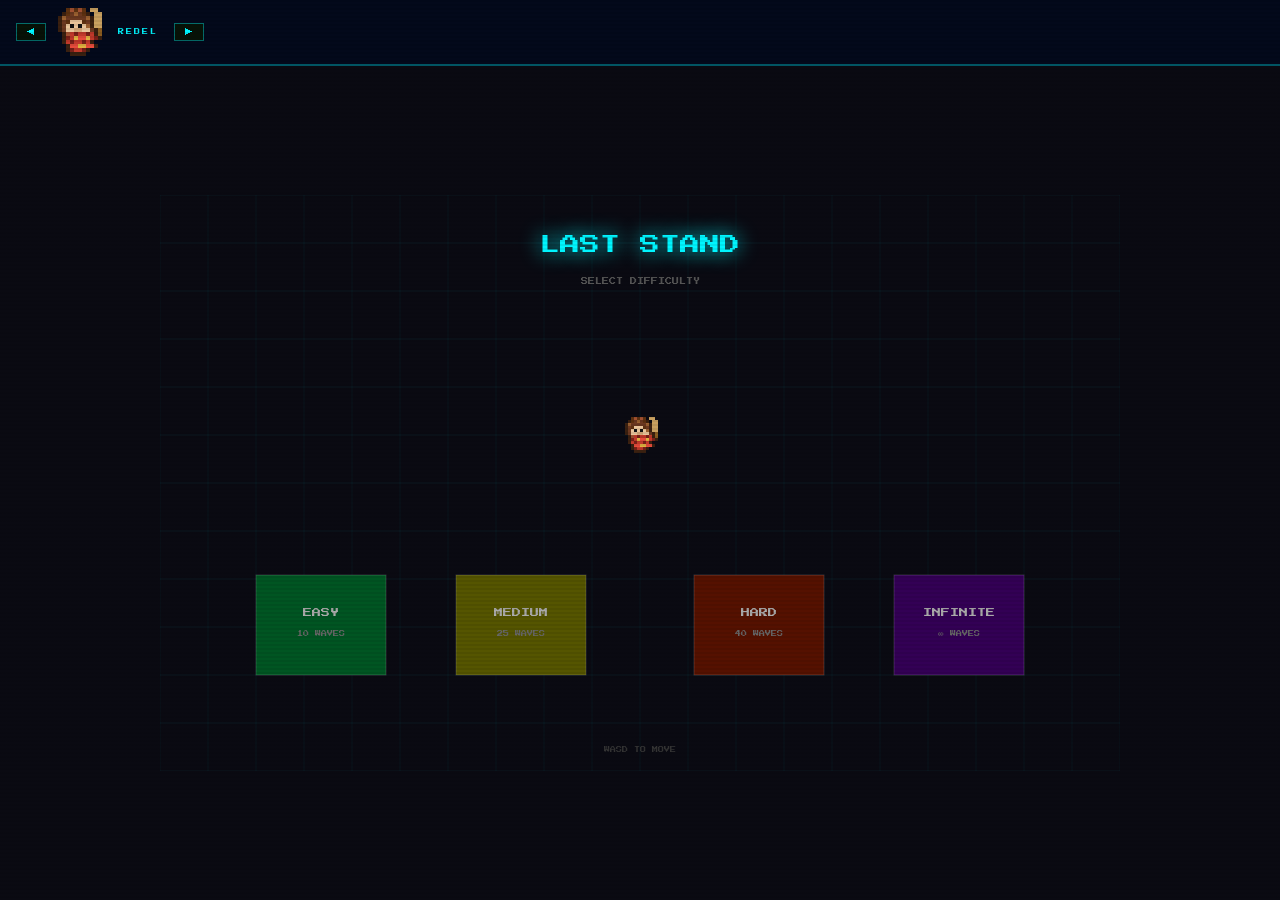
<file: games/last-stand.html>
<!DOCTYPE html>
<html lang="en">
<head>
<meta charset="UTF-8">
<meta name="viewport" content="width=device-width, initial-scale=1.0">
<title>5839204716</title>
<style>
@import url('https://fonts.googleapis.com/css2?family=Press+Start+2P&display=swap');
*{box-sizing:border-box;margin:0;padding:0}
body{background:#0a0a12;color:#ccc;font-family:'Press Start 2P',monospace;overflow:hidden;position:fixed;inset:0;display:flex;flex-direction:column}
body::after{content:'';position:fixed;inset:0;background:repeating-linear-gradient(0deg,transparent,transparent 2px,rgba(0,0,0,0.07) 2px,rgba(0,0,0,0.07) 4px);pointer-events:none;z-index:100}
#top-hud{display:flex;align-items:center;gap:16px;padding:8px 16px;background:rgba(4,10,28,0.98);border-bottom:2px solid rgba(0,245,255,0.35);flex-shrink:0}
#title{font-size:10px;color:#00f5ff;letter-spacing:3px;text-shadow:0 0 12px #00f5ff,0 0 30px rgba(0,245,255,0.4);white-space:nowrap}
#stats{font-size:6px;color:#666;white-space:nowrap;letter-spacing:1px}
#stats b{color:#fff}
#msg{font-size:6px;color:#ff0;letter-spacing:1px;white-space:nowrap}
#waveBtn{margin-left:auto;padding:7px 14px;font-family:'Press Start 2P',monospace;font-size:6px;background:#071207;color:#0f0;border:2px solid #0f0;cursor:pointer;white-space:nowrap}
#waveBtn:disabled{opacity:0.3;cursor:not-allowed}
#main{flex:1;display:flex;min-height:0}
#canvas-wrap{flex:1;display:flex;align-items:center;justify-content:center;background:#0a0a12;overflow:hidden}
canvas{cursor:crosshair;image-rendering:pixelated;display:block}
#right-panel{width:320px;display:flex;flex-direction:column;gap:6px;padding:10px 8px;background:rgba(4,10,28,0.98);border-left:2px solid rgba(0,245,255,0.35);overflow-y:auto;flex-shrink:0}
#panel-label{font-size:7px;color:#00f5ff;letter-spacing:2px;text-align:center;padding-bottom:8px;border-bottom:1px solid rgba(0,245,255,0.2)}
#towers{display:flex;flex-direction:column;gap:8px}
.tbtn{padding:8px 6px;border:2px solid #0d1a2a;background:#060d18;cursor:pointer;font-family:'Press Start 2P',monospace;font-size:8px;color:#aaa;width:100%;text-align:center;transition:border-color 0.1s,background 0.1s;line-height:1.8;white-space:nowrap}
.tbtn:hover{border-color:#00f5ff;background:#0a1628}
.tbtn.sel{border-color:#00f5ff;color:#00f5ff;background:#0a1628}
.tbtn.cant{opacity:0.35;cursor:not-allowed;pointer-events:none}
#lobby-bar{display:none;align-items:center;gap:16px;padding:8px 16px;background:rgba(4,10,28,0.98);border-bottom:2px solid rgba(0,245,255,0.35);flex-shrink:0}
#char-switch{display:flex;align-items:center;gap:8px}
#cp-name{font-size:6px;color:#00f5ff;letter-spacing:2px;min-width:56px;text-align:center}
.cp-arrow{padding:4px 10px;font-family:'Press Start 2P',monospace;font-size:8px;background:#071207;color:#00f5ff;border:1px solid rgba(0,245,255,0.4);cursor:pointer}
.cp-arrow:hover{background:#0a1628;border-color:#00f5ff}
#return-btn{display:none;position:fixed;top:58%;left:50%;transform:translateX(-50%);padding:10px 22px;font-family:'Press Start 2P',monospace;font-size:7px;background:#071207;color:#00ff88;border:2px solid #00ff88;cursor:pointer;z-index:200;letter-spacing:1px}
#return-btn:hover{background:#0a2a18}
</style>
</head>
<body>
<div id="top-hud">
  <span id="title">LAST STAND</span>
  <div id="stats">COINS:&nbsp;<b id="hCoins">100</b>&nbsp;&nbsp;LIVES:&nbsp;<b id="hLives">20</b>&nbsp;&nbsp;WAVE:&nbsp;<b id="hWave">0/7</b></div>
  <div id="msg"></div>
  <button id="waveBtn">START WAVE</button>
</div>
<div id="lobby-bar">
  <div id="char-switch">
    <button class="cp-arrow" id="cp-prev">◀</button>
    <canvas id="cp-canvas" width="48" height="48" style="image-rendering:pixelated"></canvas>
    <div id="cp-name">REBEL</div>
    <button class="cp-arrow" id="cp-next">▶</button>
  </div>
</div>
<button id="return-btn">RETURN TO LOBBY</button>
<div id="main">
  <div id="canvas-wrap">
    <canvas id="c" width="960" height="576"></canvas>
  </div>
  <div id="right-panel">
    <div id="panel-label">TOWERS</div>
    <div id="towers"></div>
    <div id="tower-info" style="display:none;flex-direction:column;align-items:center;gap:12px;padding:4px 0">
      <canvas id="ti-canvas" width="48" height="48" style="image-rendering:pixelated"></canvas>
      <div id="ti-name" style="font-size:8px;color:#00f5ff;letter-spacing:2px;text-align:center"></div>
      <button id="ti-sell" class="tbtn" style="color:#ff5555;border-color:#882222;width:100%">SELL</button>
    </div>
  </div>
</div>

<script>
const TILE=48, COLS=20, ROWS=12;
const T_EMPTY=0, T_PATH=1, T_HIGH=2;

// 20×12 tile map
const MAP=[
  [0,0,0,0,0,0,0,0,0,0,0,0,0,0,0,0,0,0,0,0],
  [0,0,0,2,2,0,0,0,0,0,0,0,2,2,0,2,2,0,0,0],
  [1,1,1,1,1,1,1,0,0,0,0,0,0,0,0,0,0,0,0,0],
  [0,0,0,0,0,0,1,0,0,0,0,0,0,1,1,1,1,1,1,1],
  [0,0,0,0,0,0,1,0,2,2,0,0,0,1,0,0,0,0,0,0],
  [0,0,0,0,0,0,1,0,0,0,0,0,0,1,0,0,0,0,0,0],
  [0,0,2,2,0,0,1,0,0,0,0,0,0,1,0,0,0,2,2,0],
  [0,0,0,0,0,0,1,0,0,0,0,0,0,1,0,0,0,0,0,0],
  [0,0,0,0,0,0,1,0,0,0,0,0,0,1,0,0,0,0,0,0],
  [0,0,0,0,0,0,1,1,1,1,1,1,1,1,0,0,0,0,0,0],
  [0,0,0,0,0,0,0,0,2,2,0,2,2,0,0,0,0,0,0,0],
  [0,0,0,0,0,0,0,0,0,0,0,0,0,0,0,0,0,0,0,0],
];

// Path waypoints [col, row] — enemies follow these in order
const WP=[[-1,2],[6,2],[6,9],[13,9],[13,3],[20,3]];
const WPX=WP.map(([c,r])=>({x:c*TILE+TILE/2,y:r*TILE+TILE/2}));

const TDEF={
  rebel:  {name:'REBEL',   cost:75,  dmg:40,  range:2.0, rate:2.0, highOnly:false, color:'#e74c3c', proj:'swing'},
  slinger:{name:'SLINGER', cost:120, dmg:10,  range:4.5, rate:2.5, highOnly:false, color:'#9b59b6', proj:'stone'},
  penguin:{name:'PENGUIN', cost:110, dmg:0,   range:2.5, rate:0,   highOnly:false, color:'#aaaaff', proj:'aura'},
  sniper: {name:'SNIPER',  cost:280, dmg:100, range:6.0, rate:0.4, highOnly:true,  color:'#27ae60', proj:'bullet'},
  hacker: {name:'H4CK3R',  cost:425, dmg:40,  range:3.5, rate:0.9, highOnly:false, color:'#00f5ff', proj:'zap'},
};

const EDEF={
  grunt: {hp:85,   spd:1.4, reward:7,   color:'#c77b3a', sz:14},
  rusher:{hp:60,   spd:3.2, reward:5,   color:'#c4b800', sz:11},
  heavy: {hp:500,  spd:0.7, reward:20,  color:'#b03030', sz:18},
  shield:{hp:350,  spd:0.8, reward:14,  color:'#4488cc', sz:16},
  swarm: {hp:30,   spd:4.2, reward:2,   color:'#88cc44', sz:8},
  ghost: {hp:200,  spd:2.2, reward:18,  color:'#cc88ff', sz:13, immune:true},
  boss:  {hp:2500, spd:0.4, reward:100, color:'#ff2200', sz:22},
};

function mkWave(...groups){
  const out=[];
  groups.forEach(({type,count,start=0,gap=1.5})=>{
    for(let i=0;i<count;i++) out.push({type,t:start+i*gap});
  });
  return out.sort((a,b)=>a.t-b.t);
}
const WAVES_EASY=[
  mkWave({type:'grunt',  count:10, gap:1.4}),
  mkWave({type:'grunt',  count:14, gap:1.2},{type:'rusher',count:5,  start:5, gap:1.0}),
  mkWave({type:'grunt',  count:16, gap:1.0},{type:'rusher',count:10, start:3, gap:0.8}),
  mkWave({type:'heavy',  count:4,  gap:3.0},{type:'grunt', count:12, start:2, gap:1.0}),
  mkWave({type:'heavy',  count:6,  gap:2.0},{type:'rusher',count:15, start:1, gap:0.6},{type:'grunt',count:8, start:6,gap:1.0}),
  mkWave({type:'heavy',  count:8,  gap:1.5},{type:'grunt', count:20, start:2, gap:0.8},{type:'rusher',count:15,start:4,gap:0.5}),
  mkWave({type:'heavy',  count:12, gap:1.2},{type:'rusher',count:20, start:1, gap:0.4},{type:'grunt',count:15,start:3,gap:0.6}),
  mkWave({type:'heavy',  count:14, gap:1.0},{type:'rusher',count:25, start:1, gap:0.35},{type:'grunt',count:18,start:2,gap:0.5}),
  mkWave({type:'heavy',  count:16, gap:0.9},{type:'rusher',count:30, start:0, gap:0.3},{type:'grunt',count:20,start:3,gap:0.45}),
  mkWave({type:'heavy',  count:20, gap:0.8},{type:'rusher',count:35, start:0, gap:0.25},{type:'grunt',count:25,start:2,gap:0.4}),
];
const WAVES_MEDIUM=[
  ...WAVES_EASY,
  mkWave({type:'swarm',  count:20, gap:0.4},{type:'grunt', count:10, start:5, gap:1.0}),
  mkWave({type:'shield', count:4,  gap:3.5},{type:'grunt', count:15, start:2, gap:0.8}),
  mkWave({type:'swarm',  count:30, gap:0.3},{type:'rusher',count:10, start:3, gap:0.6}),
  mkWave({type:'shield', count:6,  gap:2.5},{type:'rusher',count:15, start:1, gap:0.5},{type:'swarm',count:20,start:5,gap:0.35}),
  mkWave({type:'shield', count:8,  gap:2.0},{type:'heavy', count:5,  start:2, gap:2.0}),
  mkWave({type:'swarm',  count:40, gap:0.25},{type:'shield',count:5, start:4, gap:2.0}),
  mkWave({type:'shield', count:10, gap:1.8},{type:'rusher',count:20, start:1, gap:0.4},{type:'swarm',count:25,start:6,gap:0.3}),
  mkWave({type:'heavy',  count:10, gap:1.2},{type:'shield',count:8,  start:3, gap:2.0},{type:'swarm',count:30,start:8,gap:0.3}),
  mkWave({type:'shield', count:12, gap:1.5},{type:'swarm', count:50, start:0, gap:0.2},{type:'heavy',count:8,start:5,gap:1.0}),
  mkWave({type:'shield', count:15, gap:1.2},{type:'swarm', count:60, start:0, gap:0.18},{type:'heavy',count:10,start:4,gap:0.9},{type:'rusher',count:20,start:2,gap:0.4}),
  mkWave({type:'shield', count:18, gap:1.0},{type:'swarm', count:70, start:0, gap:0.15},{type:'heavy',count:12,start:3,gap:0.8},{type:'rusher',count:25,start:2,gap:0.35}),
  mkWave({type:'shield', count:20, gap:0.9},{type:'swarm', count:80, start:0, gap:0.12},{type:'heavy',count:14,start:2,gap:0.7},{type:'rusher',count:30,start:1,gap:0.3}),
  mkWave({type:'shield', count:22, gap:0.8},{type:'swarm', count:90, start:0, gap:0.1},{type:'heavy',count:16,start:2,gap:0.65},{type:'rusher',count:35,start:1,gap:0.28}),
  mkWave({type:'shield', count:25, gap:0.7},{type:'swarm', count:100,start:0, gap:0.1},{type:'heavy',count:18,start:1,gap:0.6},{type:'rusher',count:40,start:0,gap:0.25}),
  mkWave({type:'shield', count:28, gap:0.6},{type:'swarm', count:120,start:0, gap:0.08},{type:'heavy',count:20,start:1,gap:0.55},{type:'rusher',count:45,start:0,gap:0.22}),
];
const WAVES_HARD=[
  ...WAVES_MEDIUM,
  mkWave({type:'ghost',  count:6,  gap:2.0},{type:'grunt', count:20, start:2, gap:0.6}),
  mkWave({type:'ghost',  count:8,  gap:1.8},{type:'shield',count:6,  start:3, gap:2.0}),
  mkWave({type:'boss',   count:1,  gap:0  },{type:'swarm', count:40, start:2, gap:0.2}),
  mkWave({type:'ghost',  count:12, gap:1.5},{type:'rusher',count:25, start:1, gap:0.4}),
  mkWave({type:'boss',   count:2,  gap:8.0},{type:'ghost', count:10, start:3, gap:1.2}),
  mkWave({type:'ghost',  count:15, gap:1.2},{type:'shield',count:10, start:2, gap:1.5},{type:'swarm',count:50,start:5,gap:0.18}),
  mkWave({type:'boss',   count:2,  gap:6.0},{type:'heavy', count:15, start:4, gap:0.8},{type:'ghost',count:12,start:2,gap:1.0}),
  mkWave({type:'ghost',  count:20, gap:1.0},{type:'shield',count:15, start:1, gap:1.2},{type:'swarm',count:80,start:3,gap:0.12}),
  mkWave({type:'boss',   count:3,  gap:5.0},{type:'ghost', count:15, start:2, gap:0.9},{type:'shield',count:12,start:4,gap:1.0}),
  mkWave({type:'boss',   count:4,  gap:4.0},{type:'ghost', count:20, start:1, gap:0.8},{type:'shield',count:15,start:3,gap:0.9},{type:'swarm',count:100,start:5,gap:0.1}),
  mkWave({type:'boss',   count:5,  gap:3.5},{type:'ghost', count:25, start:0, gap:0.7},{type:'shield',count:18,start:2,gap:0.8},{type:'heavy',count:20,start:1,gap:0.6}),
  mkWave({type:'boss',   count:6,  gap:3.0},{type:'ghost', count:30, start:0, gap:0.6},{type:'shield',count:20,start:1,gap:0.7},{type:'swarm',count:120,start:3,gap:0.08}),
  mkWave({type:'boss',   count:7,  gap:2.5},{type:'ghost', count:35, start:0, gap:0.5},{type:'shield',count:22,start:1,gap:0.6},{type:'heavy',count:25,start:2,gap:0.5},{type:'swarm',count:150,start:4,gap:0.07}),
  mkWave({type:'boss',   count:8,  gap:2.0},{type:'ghost', count:40, start:0, gap:0.45},{type:'shield',count:25,start:0,gap:0.55},{type:'heavy',count:30,start:1,gap:0.45},{type:'rusher',count:60,start:0,gap:0.2}),
  mkWave({type:'boss',   count:10, gap:1.8},{type:'ghost', count:50, start:0, gap:0.4},{type:'shield',count:30,start:0,gap:0.5},{type:'heavy',count:35,start:0,gap:0.4},{type:'swarm',count:200,start:2,gap:0.05}),
];
let WAVES=[];

// ── LOBBY ────────────────────────────────────────────────
let screen='lobby';
let lobbyChar=0;
let CHAR_KEYS=null;
const lp={x:480,y:240,spd:160};
const lk={};
let isInfinite=false;

const DIFF_PADS=[
  {id:'easy',    x:96,  y:380, w:130, h:100, color:'#005522', glow:'#00ff66', label:'EASY',    sub:'10 WAVES', waves:WAVES_EASY},
  {id:'medium',  x:296, y:380, w:130, h:100, color:'#555500', glow:'#ffff00', label:'MEDIUM',  sub:'25 WAVES', waves:WAVES_MEDIUM},
  {id:'hard',    x:534, y:380, w:130, h:100, color:'#551100', glow:'#ff6600', label:'HARD',    sub:'40 WAVES', waves:WAVES_HARD},
  {id:'infinite',x:734, y:380, w:130, h:100, color:'#330055', glow:'#cc44ff', label:'INFINITE',sub:'∞ WAVES',  waves:WAVES_HARD},
];

function drawLobby(){
  if(!CHAR_KEYS){CHAR_KEYS=Object.keys(TSPRITE);updateCharPicker();}
  ctx.fillStyle='#0a0a12'; ctx.fillRect(0,0,960,576);
  // grid
  ctx.strokeStyle='rgba(0,245,255,0.05)'; ctx.lineWidth=1;
  for(let r=0;r<=12;r++){ctx.beginPath();ctx.moveTo(0,r*48);ctx.lineTo(960,r*48);ctx.stroke();}
  for(let c=0;c<=20;c++){ctx.beginPath();ctx.moveTo(c*48,0);ctx.lineTo(c*48,576);ctx.stroke();}

  // title
  ctx.textAlign='center';
  ctx.fillStyle='#00f5ff'; ctx.font='20px "Press Start 2P",monospace';
  ctx.shadowColor='#00f5ff'; ctx.shadowBlur=20;
  ctx.fillText('LAST STAND',480,60);
  ctx.shadowBlur=0;
  ctx.fillStyle='#555'; ctx.font='7px "Press Start 2P",monospace';
  ctx.fillText('SELECT DIFFICULTY',480,90);

  const sp=TSPRITE[CHAR_KEYS[lobbyChar]];

  // difficulty pads
  DIFF_PADS.forEach(pad=>{
    const px=pad.x,py=pad.y,pw=pad.w,ph=pad.h;
    const hover=(lp.x>px&&lp.x<px+pw&&lp.y>py&&lp.y<py+ph);
    ctx.fillStyle=hover?pad.color.replace('00','44'):pad.color;
    ctx.fillRect(px,py,pw,ph);
    ctx.strokeStyle=hover?pad.glow:'rgba(255,255,255,0.15)';
    ctx.lineWidth=hover?3:1;
    ctx.strokeRect(px,py,pw,ph);
    if(hover){
      ctx.shadowColor=pad.glow; ctx.shadowBlur=15;
      ctx.strokeRect(px,py,pw,ph);
      ctx.shadowBlur=0;
    }
    ctx.fillStyle=hover?pad.glow:'#aaa';
    ctx.font='9px "Press Start 2P",monospace';
    ctx.fillText(pad.label,px+pw/2,py+ph/2-8);
    ctx.fillStyle=hover?'#fff':'#666';
    ctx.font='6px "Press Start 2P",monospace';
    ctx.fillText(pad.sub,px+pw/2,py+ph/2+12);
  });

  // player sprite
  ctx.save();
  ctx.translate(lp.x,lp.y);
  spr(sp.ox,sp.oy,sp.ps,sp.g,sp.p);
  ctx.restore();

  // walk hint
  ctx.fillStyle='#333'; ctx.font='6px "Press Start 2P",monospace';
  ctx.fillText('WASD TO MOVE',480,558);
  ctx.textAlign='left';
}

function updateLobby(dt){
  let dx=0,dy=0;
  if(lk['w']||lk['arrowup'])   dy-=1;
  if(lk['s']||lk['arrowdown']) dy+=1;
  if(lk['a']||lk['arrowleft']) dx-=1;
  if(lk['d']||lk['arrowright'])dx+=1;
  if(dx&&dy){dx*=0.707;dy*=0.707;}
  lp.x=Math.max(10,Math.min(950,lp.x+dx*lp.spd*dt));
  lp.y=Math.max(10,Math.min(566,lp.y+dy*lp.spd*dt));

  DIFF_PADS.forEach(pad=>{
    if(lp.x>pad.x&&lp.x<pad.x+pad.w&&lp.y>pad.y&&lp.y<pad.y+pad.h){
      startGame(pad);
    }
  });
}

function cycleChar(dir){
  if(!CHAR_KEYS) return;
  lobbyChar=(lobbyChar+dir+CHAR_KEYS.length)%CHAR_KEYS.length;
  updateCharPicker();
}

function returnToLobby(){
  screen='lobby';
  gameOver=false;gameWon=false;
  towers=[];enemies=[];projs=[];
  waveActive=false;waveSchedule=[];waveTime=0;
  clearInspect();
  selTower=null;
  document.querySelectorAll('.tbtn').forEach(b=>b.classList.remove('sel'));
  lp.x=480;lp.y=240;
  document.getElementById('top-hud').style.display='none';
  document.getElementById('right-panel').style.display='none';
  document.getElementById('return-btn').style.display='none';
  document.getElementById('lobby-bar').style.display='flex';
  if(CHAR_KEYS) updateCharPicker();
}

function updateCharPicker(){
  const k=CHAR_KEYS[lobbyChar];
  const sp=TSPRITE[k];
  const pc=document.getElementById('cp-canvas');
  const c2=pc.getContext('2d');
  c2.clearRect(0,0,48,48);
  sprOn(c2,0,0,4,sp.g,sp.p);
  document.getElementById('cp-name').textContent=k.toUpperCase();
}

function startGame(pad){
  clearInspect();
  WAVES=pad.waves.map(w=>[...w]);
  isInfinite=(pad.id==='infinite');
  coins=100;lives=20;wave=0;
  towers=[];enemies=[];projs=[];
  waveActive=false;waveSchedule=[];waveTime=0;
  selTower=null;gameOver=false;gameWon=false;
  screen='game';
  document.getElementById('lobby-bar').style.display='none';
  document.getElementById('top-hud').style.display='';
  document.getElementById('right-panel').style.display='';
  document.getElementById('hCoins').textContent=coins;
  document.getElementById('hLives').textContent=lives;
  document.getElementById('hWave').textContent=isInfinite?`0/∞`:`0/${WAVES.length}`;
  document.getElementById('msg').textContent='';
  document.getElementById('waveBtn').disabled=false;
  updateBtns();
}

// State
let coins=100,lives=20,wave=0;
let towers=[],enemies=[],projs=[];
let waveActive=false,waveSchedule=[],waveTime=0;
let selTower=null,gameOver=false,gameWon=false,lastTs=0;
let inspectedTower=null;

const cv=document.getElementById('c');
const ctx=cv.getContext('2d');
let hCol=-1,hRow=-1;

// ── RENDERING ────────────────────────────────────────────

function drawMap(){
  for(let r=0;r<ROWS;r++){
    for(let c=0;c<COLS;c++){
      const t=MAP[r][c], x=c*TILE, y=r*TILE;
      if(t===T_PATH){
        // asphalt base
        ctx.fillStyle='#252525'; ctx.fillRect(x,y,48,48);
        // kerb edges (dark strip)
        ctx.fillStyle='#111111';
        ctx.fillRect(x,y,48,3); ctx.fillRect(x,y+45,48,3);
        ctx.fillRect(x,y,3,48); ctx.fillRect(x+45,y,3,48);
        // center-line dashes (yellow)
        const left=(MAP[r]?.[c-1]===T_PATH), right=(MAP[r]?.[c+1]===T_PATH);
        const up=(MAP[r-1]?.[c]===T_PATH), dn=(MAP[r+1]?.[c]===T_PATH);
        ctx.fillStyle='#999900';
        if((left||right)&&!(up||dn)){
          ctx.fillRect(x+2,y+21,12,6); ctx.fillRect(x+18,y+21,12,6); ctx.fillRect(x+34,y+21,12,6);
        } else if((up||dn)&&!(left||right)){
          ctx.fillRect(x+21,y+2,6,12); ctx.fillRect(x+21,y+18,6,12); ctx.fillRect(x+21,y+34,6,12);
        }
      } else if(t===T_HIGH){
        // concrete rooftop (top-down) — reads as building, sniper sits naturally on top
        ctx.fillStyle='#3a3a3a'; ctx.fillRect(x,y,48,48);
        ctx.fillStyle='#565656'; ctx.fillRect(x+4,y+4,40,40);
        // parapet walls (raised concrete lip)
        ctx.fillStyle='#6a6a6a';
        ctx.fillRect(x+4,y+4,40,5);
        ctx.fillRect(x+4,y+39,40,5);
        ctx.fillRect(x+4,y+4,5,40);
        ctx.fillRect(x+39,y+4,5,40);
        // parapet top highlight
        ctx.fillStyle='#787878';
        ctx.fillRect(x+4,y+4,40,2);
        ctx.fillRect(x+4,y+4,2,40);
        // corners
        ctx.fillStyle='#707070';
        ctx.fillRect(x+4,y+4,5,5);ctx.fillRect(x+39,y+4,5,5);
        ctx.fillRect(x+4,y+39,5,5);ctx.fillRect(x+39,y+39,5,5);
        // tar paper seams
        ctx.fillStyle='rgba(0,0,0,0.18)';
        for(let i=12;i<40;i+=9){ctx.fillRect(x+9,y+i,30,1);}
        for(let i=12;i<40;i+=10){ctx.fillRect(x+i,y+9,1,30);}
        // AC / vent unit
        const dv=(c*7+r*13)%2;
        ctx.fillStyle='#404040'; ctx.fillRect(x+18,y+18,12,12);
        ctx.fillStyle=dv?'#505050':'#4a4a4a';
        ctx.fillRect(x+19,y+19,10,10);
        ctx.fillStyle='#646464'; ctx.fillRect(x+19,y+19,10,2);
      } else {
        ctx.fillStyle='#3e3e3e'; ctx.fillRect(x,y,48,48);
      }
    }
  }
  ctx.strokeStyle='rgba(0,245,255,0.04)'; ctx.lineWidth=1;
  for(let r=0;r<=ROWS;r++){ctx.beginPath();ctx.moveTo(0,r*TILE);ctx.lineTo(COLS*TILE,r*TILE);ctx.stroke();}
  for(let c=0;c<=COLS;c++){ctx.beginPath();ctx.moveTo(c*TILE,0);ctx.lineTo(c*TILE,ROWS*TILE);ctx.stroke();}
  // markers
  ctx.fillStyle='rgba(0,255,80,0.7)'; ctx.font='7px monospace';
  ctx.fillText('IN▶',3,WP[1][1]*TILE+TILE/2+3);
  ctx.fillStyle='rgba(255,60,60,0.7)';
  ctx.fillText('OUT',(COLS-1)*TILE+1,WP[5][1]*TILE+TILE/2+3);
}

// ── PIXEL ART SPRITE RENDERER ───────────────────────────
function spr(ox,oy,ps,g,pal){
  for(let r=0;r<g.length;r++){
    for(let c=0;c<g[r].length;c++){
      const k=g[r][c]; if(k==='.'||!pal[k]) continue;
      ctx.fillStyle=pal[k];
      ctx.fillRect(Math.round(ox+c*ps),Math.round(oy+r*ps),ps,ps);
    }
  }
}
function sprOn(c2,ox,oy,ps,g,pal){
  for(let r=0;r<g.length;r++){
    for(let c=0;c<g[r].length;c++){
      const k=g[r][c]; if(k==='.'||!pal[k]) continue;
      c2.fillStyle=pal[k];
      c2.fillRect(ox+c*ps,oy+r*ps,ps,ps);
    }
  }
}

const TSPRITE={
  rebel:{
    g:['...rRrRr.WW.',
       '..OrHhHrO.WW',
       '.OhHHHHHhOWW',
       '.OHrSSSrHOWW',
       '.OHSESEShOWW',
       '.OHSSssSSHOw',
       '..ORBbBBbBOw',
       '..ObBGAAGBbO',
       '..OBbBBbBO..',
       '...OAAGGAAO.',
       '...ObBBbO...',
       '....OOOO....'],
    p:{O:'#3a2010',H:'#6b3820',h:'#9a6030',
       r:'#5c3010',R:'#a05030',
       S:'#e8c49a',s:'#d4a878',E:'#111111',
       B:'#c0392b',b:'#7a2018',G:'#e0b040',A:'#e74c3c',
       W:'#c8a060',w:'#8a5c20'},
    ps:3,ox:-18,oy:-18
  },
  slinger:{
    g:['..HHHHHH.Y.Y',
       '.OHhHhHhO.Y.',
       'OHHhSSSbHHOY',
       '.OhSSSSShOyy',
       '.OhSESEShOyy',
       '.OHSSssSSHOy',
       '.OhBbBBbBhO.',
       '..ObBGAAGBbO',
       '..OBbBBbBO..',
       '...OAAGGAAO.',
       '...ObBBbO...',
       '....OOOO....'],
    p:{O:'#2a1040',H:'#7d3c98',h:'#9b59b6',
       S:'#e8c49a',s:'#d4a878',E:'#111111',b:'#4a2060',
       B:'#7d3c98',G:'#e0b040',A:'#c8a060',
       Y:'#4a3010',y:'#6a4818'},
    ps:3,ox:-18,oy:-18
  },
  penguin:{
    g:['....BBBB....',
       '..BBBBBBBb..',
       '.BBbSSSbBBb.',
       '.BBbESSEsBB.',
       '.BBbSSAAbBB.',
       '..BBbBBbBB..',
       '..OBbGGGbBO.',
       '..OBbGGGbBO.',
       '..OBbBBbBO..',
       '...OBBBbO...',
       '..OAAAaAAO..',
       '...OAA.AAO..'],
    p:{O:'#111111',B:'#3a3a3a',b:'#222222',
       S:'#e8e8e8',s:'#cccccc',E:'#111111',
       A:'#e67e22',a:'#c05010',G:'#f0f0f0'},
    ps:3,ox:-18,oy:-18
  },
  sniper:{
    g:['....GGGG..FF',
       '.OGGGGGGGhOF',
       '.OGGrSSSrhOF',
       '..OHrSSSrhOF',
       '..OHSESEshOF',
       '..OHSSSSShOF',
       '..OHHHHHhOff',
       '..ObBGAAGBbO',
       '..OBbBBbBO..',
       '...OAAGGAAO.',
       '...ObBBbO...',
       '....OOOO....'],
    p:{O:'#1a2a10',G:'#2d6a2d',h:'#3a8040',H:'#27ae60',
       r:'#5c3010',S:'#e8c49a',s:'#d4a878',E:'#111111',
       B:'#2d6a2d',b:'#1a4020',A:'#5a6a10',
       F:'#2a2a2a',f:'#505050'},
    ps:3,ox:-18,oy:-18
  },
  hacker:{
    g:['..HHHHHHh...',
       '.OHhHhHhHO..',
       'OHHhSSSSHhHO',
       '.OHhSmmSHhO.',
       '.OHhSSSSHhO.',
       '.OHHhHhHhHO.',
       '..OHHBbBHHOL',
       '..ObBGAGBbOL',
       '..OBbBBbBOLL',
       '...OAAGAAOLL',
       '...ObBBbOlll',
       '....OOOO....'],
    p:{O:'#0a0a1a',H:'#1a1a2e',h:'#252545',
       S:'#d4945a',s:'#b07040',m:'#00f5ff',
       B:'#162040',b:'#0a1828',G:'#00f5ff',A:'#003344',
       L:'#00dd77',l:'#004422'},
    ps:3,ox:-18,oy:-18
  },
};

const ESPRITE={
  grunt:{
    g:['....HHHH....',
       '..OHHhHHhO..',
       '.OHhhhhhhhO.',
       '.OHhMEEMhHO.',
       '.OHhMMMMhHO.',
       '.OHHhhhhHHO.',
       '..OHHBbBHHO.',
       '..OBbBBbBO..',
       '..OBbBGBbBO.',
       '..OBbBBbBO..',
       '...ObbbbO...',
       '....OOOO....'],
    p:{O:'#111122',H:'#446688',h:'#335577',M:'#778899',E:'#ff2222',B:'#334455',b:'#223344',G:'#55aaff'},
    ps:3
  },
  rusher:{
    g:['............',
       '...OHHHhO...',
       '..OhHMMHhO..',
       '..OhMEEMhO..',
       '..OhMMMhO...',
       '..OhHHhO....',
       '..OhBbBBhO..',
       '...ObBGBbO..',
       '...OBbBBbO..',
       '....ObBbO...',
       '....ObbO....',
       '....OOOO....'],
    p:{O:'#111122',H:'#887744',h:'#665533',M:'#aaa077',E:'#ffee00',B:'#665533',b:'#443322',G:'#ffcc00'},
    ps:3
  },
  heavy:{
    g:['..HHHHHHHH..',
       '.OHHhHHhHHO.',
       'OhHHhMMMHHHO',
       'OhHHMMMMHHHO',
       'OhHHMEEMHHHO',
       'OhHHMMMMHHHO',
       '.OHHBbBBHHO.',
       '.OHBbBAABhHO',
       '..OBbBBbBBO.',
       '...OAABAAAO.',
       '..OBbBBbBO..',
       '...OOOOOOO..'],
    p:{O:'#1a0808',H:'#4a1515',h:'#6a2020',M:'#555566',E:'#ff0000',B:'#5a1a1a',b:'#3a0808',A:'#cc2222'},
    ps:3
  },
  shield:{
    g:['....HHHH....',
       '..OHHhHHO...',
       'SSHhSSSShHSS',
       'SSHhSEEShHSS',
       'SSHhSSSShHSS',
       'SSHHhHhHHHSS',
       '..OHBbBBHO..',
       '..OBbAABbO..',
       '..OBbBBbBO..',
       '...ObBBbO...',
       '...ObBBbO...',
       '....OOOO....'],
    p:{O:'#0a0a1e',H:'#1a3a6a',h:'#2a5a9a',S:'#4488cc',E:'#ff4444',B:'#1a3060',b:'#0a1a40',A:'#4488cc'},
    ps:3
  },
  swarm:{
    g:['............',
       '............',
       '.....HH.....',
       '....HHHH....',
       '...OhEhO....',
       '...OHhHO....',
       '....OBBO....',
       '....OOOO....',
       '............',
       '............',
       '............',
       '............'],
    p:{O:'#1a1a0a',H:'#5a7a1a',h:'#7aaa2a',E:'#ffee00',B:'#3a5010'},
    ps:3
  },
  ghost:{
    g:['....GGGG....',
       '..GGggggGG..',
       '.GGgWWWWgGG.',
       '.GGgWEWWgGG.',
       '.GGgWWEWgGG.',
       '.GGggWWggGG.',
       '..GGggggGG..',
       '..GGggGGGG..',
       '..GGgGGgGG..',
       '...GGGGgG...',
       '....GGgG....',
       '....G..G....'],
    p:{G:'#bb88ff',g:'#9966dd',W:'#eeddff',E:'#ff44ff'},
    ps:3
  },
  boss:{
    g:['HHHHHHHHHHHH',
       'HhHhHHHhHhHH',
       'HhHMMMMMMhHH',
       'HhHMEEEEMhHH',
       'HhHMEEEEMhHH',
       'HhHMMMMMMhHH',
       'HHHBbBBBbHHH',
       'HHHBaAAAAHHH',
       'HHHBaAAAAHHH',
       'HHhBBBBBbHHH',
       '.HHHHhHHHHH.',
       '..HHHHHHH...'],
    p:{H:'#4a0808',h:'#6a1010',M:'#222233',E:'#ff0000',B:'#3a0606',b:'#220404',a:'#cc1a1a',A:'#ff2200'},
    ps:4
  },
};

function drawTower(t){
  const x=t.col*TILE+TILE/2, y=t.row*TILE+TILE/2;
  const def=TDEF[t.type];
  const sp=TSPRITE[t.type];
  spr(x+sp.ox, y+sp.oy, sp.ps, sp.g, sp.p);

  if(def.rate>0 && t.cd>0){
    const pct=1-t.cd*def.rate;
    ctx.fillStyle='#111'; ctx.fillRect(x-TILE/2+3,y+TILE/2-5,TILE-6,4);
    ctx.fillStyle=def.color; ctx.fillRect(x-TILE/2+3,y+TILE/2-5,(TILE-6)*Math.max(0,pct),4);
  }
}

const _tc=document.createElement('canvas');_tc.width=48;_tc.height=48;
const _tx=_tc.getContext('2d');

function drawEnemy(e){
  const x=e.x, y=e.y;
  const sp=ESPRITE[e.type];
  const sw=sp.g[0].length*sp.ps;
  const sh=sp.g.length*sp.ps;
  const ox=x-sw/2, oy=y-sh/2;

  if(e.frozen>0||e.slowed>0){
    _tx.clearRect(0,0,sw,sh);
    sprOn(_tx,0,0,sp.ps,sp.g,sp.p);
    _tx.save();
    _tx.globalCompositeOperation='source-atop';
    _tx.globalAlpha=e.frozen>0?0.4:0.22;
    _tx.fillStyle=e.frozen>0?'#00f5ff':'#88ccff';
    _tx.fillRect(0,0,sw,sh);
    _tx.restore();
    ctx.drawImage(_tc,0,0,sw,sh,ox,oy,sw,sh);
  } else {
    spr(ox,oy,sp.ps,sp.g,sp.p);
  }

  const pct=e.hp/e.maxHp;
  ctx.fillStyle='#111'; ctx.fillRect(ox,oy-6,sw,3);
  ctx.fillStyle=pct>0.6?'#0f0':pct>0.3?'#ff0':'#f00';
  ctx.fillRect(ox,oy-6,sw*pct,3);
}

function drawProj(p){
  if(p.type==='swing'){
    ctx.save();
    ctx.globalAlpha=p.life/0.25;
    ctx.strokeStyle=p.color; ctx.lineWidth=4;
    ctx.beginPath(); ctx.arc(p.x,p.y,22,0,Math.PI*1.3); ctx.stroke();
    ctx.restore();
    return;
  }
  if(p.life!==undefined){
    // lightning bolt
    ctx.save();
    ctx.globalAlpha=p.life/0.2;
    ctx.strokeStyle='#00f5ff'; ctx.lineWidth=2;
    ctx.beginPath(); ctx.moveTo(p.x,p.y); ctx.lineTo(p.tx,p.ty); ctx.stroke();
    const mx=(p.x+p.tx)/2+(Math.random()-0.5)*18;
    const my=(p.y+p.ty)/2+(Math.random()-0.5)*18;
    ctx.strokeStyle='rgba(180,255,255,0.5)'; ctx.lineWidth=1;
    ctx.beginPath(); ctx.moveTo(p.x,p.y); ctx.lineTo(mx,my); ctx.lineTo(p.tx,p.ty); ctx.stroke();
    ctx.restore();
    return;
  }
  ctx.beginPath();
  ctx.arc(p.x,p.y,p.sz||3,0,Math.PI*2);
  ctx.fillStyle=p.color; ctx.fill();
}

function drawPreview(){
  if(!selTower||hCol<0||hRow<0||hCol>=COLS||hRow>=ROWS) return;
  const def=TDEF[selTower];
  const ok=canPlace(hCol,hRow,def);
  const x=hCol*TILE, y=hRow*TILE;
  ctx.fillStyle=ok?'rgba(0,255,0,0.15)':'rgba(255,0,0,0.15)';
  ctx.fillRect(x,y,TILE,TILE);
  ctx.strokeStyle=ok?'#0f0':'#f00'; ctx.lineWidth=2;
  ctx.strokeRect(x,y,TILE,TILE);
  ctx.beginPath();
  ctx.arc(x+TILE/2,y+TILE/2,def.range*TILE,0,Math.PI*2);
  ctx.strokeStyle=ok?'rgba(0,255,0,0.2)':'rgba(255,0,0,0.2)';
  ctx.lineWidth=1; ctx.stroke();
}


function render(){
  ctx.clearRect(0,0,960,576);
  drawMap();
// penguin aura rings
  towers.filter(t=>t.type==='penguin').forEach(t=>{
    ctx.beginPath();
    ctx.arc(t.col*TILE+TILE/2,t.row*TILE+TILE/2,TDEF.penguin.range*TILE,0,Math.PI*2);
    ctx.strokeStyle='rgba(150,150,255,0.18)'; ctx.lineWidth=2; ctx.stroke();
  });
  towers.forEach(drawTower);
  enemies.forEach(drawEnemy);
  projs.forEach(drawProj);
  drawPreview();
  if(inspectedTower&&!gameOver&&!gameWon){
    ctx.fillStyle='rgba(0,0,0,0.68)';
    ctx.fillRect(0,0,960,576);
    const idef=TDEF[inspectedTower.type];
    const icx=inspectedTower.col*TILE+TILE/2,icy=inspectedTower.row*TILE+TILE/2;
    ctx.beginPath();
    ctx.arc(icx,icy,idef.range*TILE,0,Math.PI*2);
    ctx.strokeStyle=idef.color;
    ctx.lineWidth=2;
    ctx.setLineDash([6,4]);
    ctx.stroke();
    ctx.setLineDash([]);
    drawTower(inspectedTower);
  }
  if(gameOver||gameWon){
    ctx.fillStyle='rgba(0,0,0,0.78)'; ctx.fillRect(0,0,960,576);
    ctx.textAlign='center';
    if(gameOver){
      ctx.fillStyle='#ff3333'; ctx.font='22px "Press Start 2P",monospace';
      ctx.fillText('GAME OVER',480,270);
      ctx.fillStyle='#666'; ctx.font='8px "Press Start 2P",monospace';
      ctx.fillText('THE AI HAS WON... REFRESH TO RETRY',480,306);
    } else {
      ctx.fillStyle='#00ff88'; ctx.font='22px "Press Start 2P",monospace';
      ctx.fillText('YOU WIN!',480,270);
      ctx.fillStyle='#666'; ctx.font='8px "Press Start 2P",monospace';
      ctx.fillText('HUMANITY SURVIVES',480,306);
    }
    ctx.textAlign='left';
  }
}

// ── LOGIC ────────────────────────────────────────────────

function canPlace(col,row,def){
  const tile=MAP[row]?.[col];
  if(tile===undefined) return false;
  if(def.highOnly && tile!==T_HIGH) return false;
  if(!def.highOnly && tile!==T_EMPTY) return false;
  return !towers.find(t=>t.col===col&&t.row===row);
}

function spawnEnemy(type){
  const def=EDEF[type];
  enemies.push({type,x:WPX[0].x,y:WPX[0].y,wpIdx:1,hp:def.hp,maxHp:def.hp,speed:def.spd,reward:def.reward,def,slowed:0,frozen:0});
}

function updateEnemies(dt){
  for(let i=enemies.length-1;i>=0;i--){
    const e=enemies[i];
    if(e.frozen>0){e.frozen-=dt;continue;}
    const spd=e.speed*(e.slowed>0?0.65:1);
    if(e.slowed>0) e.slowed-=dt;
    const wp=WPX[e.wpIdx];
    const dx=wp.x-e.x,dy=wp.y-e.y;
    const dist=Math.sqrt(dx*dx+dy*dy);
    const move=spd*TILE*dt;
    if(dist<=move){
      e.x=wp.x;e.y=wp.y;e.wpIdx++;
      if(e.wpIdx>=WPX.length){
        lives--;
        document.getElementById('hLives').textContent=lives;
        enemies.splice(i,1);
        if(lives<=0) gameOver=true;
      }
    } else {
      e.x+=dx/dist*move;e.y+=dy/dist*move;
    }
  }
}

function killEnemy(e){
  const i=enemies.indexOf(e);
  if(i<0) return;
  coins+=e.reward;
  document.getElementById('hCoins').textContent=coins;
  enemies.splice(i,1);
  updateBtns();
}

function updateTowers(dt){
  towers.forEach(t=>{
    const def=TDEF[t.type];

    // penguin: apply slow aura every frame, no shooting
    if(t.type==='penguin'){
      enemies.forEach(e=>{
        const dx=e.x-(t.col*TILE+TILE/2),dy=e.y-(t.row*TILE+TILE/2);
        if(Math.sqrt(dx*dx+dy*dy)<=def.range*TILE&&!e.def.immune) e.slowed=0.4;
      });
      return;
    }

    if(t.cd>0){t.cd-=dt;return;}

    // find furthest-along enemy in range
    let target=null,bestWp=-1;
    enemies.forEach(e=>{
      const dx=e.x-(t.col*TILE+TILE/2),dy=e.y-(t.row*TILE+TILE/2);
      if(Math.sqrt(dx*dx+dy*dy)<=def.range*TILE&&e.wpIdx>bestWp){
        bestWp=e.wpIdx;target=e;
      }
    });
    if(!target) return;

    t.cd=1/def.rate;
    const tx=t.col*TILE+TILE/2,ty=t.row*TILE+TILE/2;

    if(def.proj==='zap'){
      target.hp-=def.dmg;
      projs.push({x:tx,y:ty,tx:target.x,ty:target.y,life:0.2,color:'#00f5ff'});
      if(target.hp>0&&!target.def.immune) target.frozen=1.2;
      else killEnemy(target);
      return;
    }

    if(def.proj==='swing'){
      target.hp-=def.dmg;
      if(target.hp<=0) killEnemy(target);
      projs.push({type:'swing',x:tx,y:ty,life:0.25,color:def.color});
      return;
    }

    const dx=target.x-tx,dy=target.y-ty,d=Math.sqrt(dx*dx+dy*dy);
    const spd=7*TILE;
    projs.push({x:tx,y:ty,vx:dx/d*spd,vy:dy/d*spd,target,dmg:def.dmg,color:def.color,sz:def.proj==='stone'?3:4});
  });
}

function updateProjs(dt){
  for(let i=projs.length-1;i>=0;i--){
    const p=projs[i];
    if(p.life!==undefined){p.life-=dt;if(p.life<=0)projs.splice(i,1);continue;}
    if(!enemies.includes(p.target)){projs.splice(i,1);continue;}
    const dx=p.target.x-p.x,dy=p.target.y-p.y;
    const d=Math.sqrt(dx*dx+dy*dy);
    if(d<10){
      p.target.hp-=p.dmg;
      projs.splice(i,1);
      if(p.target.hp<=0) killEnemy(p.target);
    } else {
      const spd=7*TILE;
      p.x+=dx/d*spd*dt;
      p.y+=dy/d*spd*dt;
    }
  }
}

function updateWave(dt){
  if(!waveActive) return;
  waveTime+=dt;
  while(waveSchedule.length&&waveSchedule[0].t<=waveTime){
    spawnEnemy(waveSchedule.shift().type);
  }
  if(waveSchedule.length===0&&enemies.length===0){
    waveActive=false;
    if(wave>=WAVES.length){
      if(isInfinite){
        const last=WAVES[WAVES.length-1];
        WAVES.push(last.map(e=>({...e,t:e.t})));
      } else {gameWon=true;document.getElementById('return-btn').style.display='block';return;}
    }
    coins+=30;
    document.getElementById('hCoins').textContent=coins;
    document.getElementById('msg').textContent=`WAVE ${wave} CLEAR! +30 COINS`;
    document.getElementById('waveBtn').disabled=false;
    updateBtns();
  }
}

function startWave(){
  if(waveActive||(wave>=WAVES.length&&!isInfinite)||gameOver||gameWon) return;
  waveSchedule=[...WAVES[wave]];
  wave++;waveTime=0;waveActive=true;
  document.getElementById('hWave').textContent=isInfinite?`${wave}/∞`:`${wave}/${WAVES.length}`;
  document.getElementById('msg').textContent=`WAVE ${wave} INCOMING!`;
  document.getElementById('waveBtn').disabled=true;
}

function loop(ts){
  const dt=Math.min((ts-lastTs)/1000,0.05);
  lastTs=ts;
  if(screen==='lobby'){
    updateLobby(dt);
    drawLobby();
  } else {
    if(!gameOver&&!gameWon){
      updateWave(dt);
      updateEnemies(dt);
      updateTowers(dt);
      updateProjs(dt);
    }
    render();
  }
  requestAnimationFrame(loop);
}

// ── UI ───────────────────────────────────────────────────

function updateBtns(){
  Object.keys(TDEF).forEach(k=>{
    document.getElementById('b-'+k)?.classList.toggle('cant',coins<TDEF[k].cost);
  });
}

function inspectTower(t){
  inspectedTower=t;
  const def=TDEF[t.type];
  const sp=TSPRITE[t.type];
  document.getElementById('towers').style.display='none';
  const info=document.getElementById('tower-info');
  info.style.display='flex';
  const tc=document.getElementById('ti-canvas');
  const tc2=tc.getContext('2d');
  tc2.clearRect(0,0,48,48);
  sprOn(tc2,0,0,4,sp.g,sp.p);
  document.getElementById('ti-name').textContent=def.name;
  const refund=Math.floor(def.cost*0.6);
  const sell=document.getElementById('ti-sell');
  sell.textContent=`SELL +${refund}¢`;
  sell.onclick=()=>{
    const idx=towers.indexOf(t);
    if(idx>=0){
      coins+=refund;
      document.getElementById('hCoins').textContent=coins;
      towers.splice(idx,1);
      document.getElementById('msg').textContent=`SOLD ${def.name} FOR ${refund} COINS`;
      updateBtns();
    }
    clearInspect();
  };
}

function clearInspect(){
  inspectedTower=null;
  document.getElementById('towers').style.display='';
  document.getElementById('tower-info').style.display='none';
}

function buildUI(){
  const panel=document.getElementById('towers');
  Object.entries(TDEF).forEach(([k,def])=>{
    const btn=document.createElement('button');
    btn.className='tbtn';btn.id='b-'+k;
    const pc=document.createElement('canvas');
    const sp=TSPRITE[k];
    pc.width=48;pc.height=48;
    pc.style.cssText='display:block;margin:0 auto 6px;image-rendering:pixelated';
    sprOn(pc.getContext('2d'),0,0,4,sp.g,sp.p);
    btn.appendChild(pc);
    const txt=document.createElement('div');
    txt.innerHTML=`${def.name}<br><span style="color:#aaa">${def.highOnly?'(HIGH ONLY)':''}</span><br><span style="color:#f1c40f">${def.cost}&cent;</span>`;
    btn.appendChild(txt);
    btn.onclick=()=>{
      if(coins<def.cost) return;
      selTower=selTower===k?null:k;
      document.querySelectorAll('.tbtn').forEach(b=>b.classList.remove('sel'));
      if(selTower) btn.classList.add('sel');
    };
    panel.appendChild(btn);
  });
}

cv.addEventListener('mousemove',e=>{
  const r=cv.getBoundingClientRect();
  const sx=960/r.width, sy=576/r.height;
  hCol=Math.floor((e.clientX-r.left)*sx/TILE);
  hRow=Math.floor((e.clientY-r.top)*sy/TILE);
});
cv.addEventListener('mouseleave',()=>{hCol=-1;hRow=-1;});
cv.addEventListener('contextmenu',e=>{
  e.preventDefault();
  const r=cv.getBoundingClientRect();
  const sx=960/r.width, sy=576/r.height;
  const col=Math.floor((e.clientX-r.left)*sx/TILE);
  const row=Math.floor((e.clientY-r.top)*sy/TILE);
  const idx=towers.findIndex(t=>t.col===col&&t.row===row);
  if(idx>=0){
    const t=towers[idx];
    if(t===inspectedTower) clearInspect();
    const refund=Math.floor(TDEF[t.type].cost*0.6);
    coins+=refund;
    document.getElementById('hCoins').textContent=coins;
    towers.splice(idx,1);
    document.getElementById('msg').textContent=`SOLD ${TDEF[t.type].name} FOR ${refund} COINS`;
    updateBtns();
  } else {
    selTower=null;
    document.querySelectorAll('.tbtn').forEach(b=>b.classList.remove('sel'));
  }
});
cv.addEventListener('click',e=>{
  if(gameOver||gameWon) return;
  const r=cv.getBoundingClientRect();
  const sx=960/r.width, sy=576/r.height;
  const col=Math.floor((e.clientX-r.left)*sx/TILE);
  const row=Math.floor((e.clientY-r.top)*sy/TILE);
  if(selTower){
    if(!canPlace(col,row,TDEF[selTower])||coins<TDEF[selTower].cost) return;
    coins-=TDEF[selTower].cost;
    document.getElementById('hCoins').textContent=coins;
    towers.push({type:selTower,col,row,cd:0});
    selTower=null;
    document.querySelectorAll('.tbtn').forEach(b=>b.classList.remove('sel'));
    updateBtns();
    return;
  }
  const clicked=towers.find(t=>t.col===col&&t.row===row);
  if(clicked) inspectTower(clicked);
  else clearInspect();
});
document.addEventListener('keydown',e=>{
  lk[e.key.toLowerCase()]=true;
  if(screen==='lobby'){
    if(e.key.toLowerCase()==='q') cycleChar(-1);
    if(e.key.toLowerCase()==='e') cycleChar(1);
  }
  if(e.key==='Escape'){selTower=null;document.querySelectorAll('.tbtn').forEach(b=>b.classList.remove('sel'));}
});
document.addEventListener('keyup',e=>{lk[e.key.toLowerCase()]=false;});
document.getElementById('waveBtn').onclick=startWave;
document.getElementById('cp-prev').onclick=()=>cycleChar(-1);
document.getElementById('cp-next').onclick=()=>cycleChar(1);
document.getElementById('return-btn').onclick=returnToLobby;


function resizeCanvas(){
  const wrap=document.getElementById('canvas-wrap');
  const scale=Math.min(wrap.clientWidth/960,wrap.clientHeight/576);
  cv.style.width=(960*scale)+'px';
  cv.style.height=(576*scale)+'px';
}
window.addEventListener('resize',resizeCanvas);
resizeCanvas();

buildUI();
document.getElementById('top-hud').style.display='none';
document.getElementById('right-panel').style.display='none';
document.getElementById('lobby-bar').style.display='flex';
lastTs=performance.now();
requestAnimationFrame(loop);
</script>
</body>
</html>
</file>
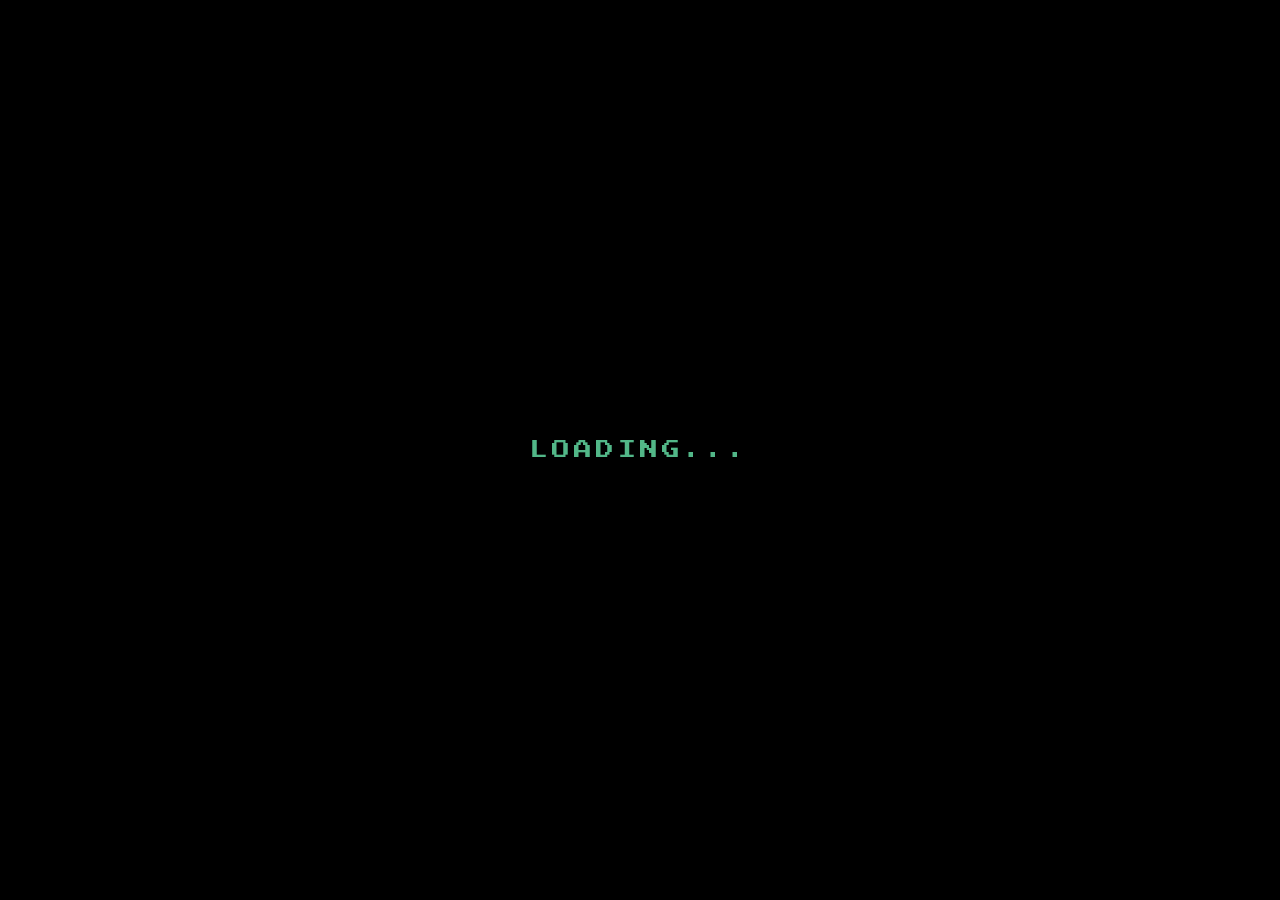
<file: games/poly-island.html>
<!DOCTYPE html>
<html lang="en">
<head>
<meta charset="UTF-8">
<meta name="viewport" content="width=device-width, initial-scale=1.0, user-scalable=no">
<title>PolyIsland</title>
<style>
* { margin: 0; padding: 0; box-sizing: border-box; }
html, body { width: 100%; height: 100%; overflow: hidden; background: #000; }
#renderCanvas { width: 100%; height: 100%; touch-action: none; display: block; }

#loading-screen {
  position: fixed; inset: 0; z-index: 99999;
  background: #000; display: flex; align-items: center; justify-content: center;
  transition: opacity 0.4s ease;
}
#loading-text {
  font-family: 'Press Start 2P', monospace; font-size: 18px;
  color: #52b788; letter-spacing: 4px;
  animation: blink-load 0.8s step-end infinite;
}
@keyframes blink-load { 50% { opacity: 0.2; } }

#back-home {
  position: fixed; top: 12px; left: 12px; z-index: 9999;
  background: rgba(0,0,0,0.85); color: #00f5ff;
  border: 1px solid #00f5ff; padding: 8px 14px;
  font-family: 'Press Start 2P', monospace; font-size: 9px;
  text-decoration: none; border-radius: 3px; letter-spacing: 1px;
}
#back-home:hover { background: #00f5ff; color: #000; }

#hud {
  position: fixed; top: 12px; right: 12px; z-index: 9999;
  color: #fff; font-family: monospace; font-size: 12px;
  background: rgba(0,0,0,0.55); padding: 10px 14px;
  border-radius: 6px; border: 1px solid rgba(255,255,255,0.15);
  line-height: 1.8; pointer-events: none;
}

#compass {
  position: fixed; bottom: 20px; right: 20px; z-index: 9999;
  width: 60px; height: 60px; pointer-events: none;
}
#compass canvas { width: 60px; height: 60px; }

#sprint-ind {
  position: fixed; bottom: 60px; left: 50%; transform: translateX(-50%);
  color: #00f5ff; font-family: monospace; font-size: 11px;
  z-index: 9999; pointer-events: none; opacity: 0;
  transition: opacity 0.2s;
}
#toolbar {
  position: fixed; bottom: 14px; left: 50%; transform: translateX(-50%);
  display: flex; gap: 8px; z-index: 50; pointer-events: none;
}
.tb-slot {
  background: rgba(0,0,0,0.65); border: 1px solid rgba(255,255,255,0.18);
  border-radius: 8px; padding: 6px 10px; text-align: center;
  font-family: monospace; min-width: 48px; transition: border-color 0.15s, opacity 0.15s;
}
.tb-slot.empty { opacity: 0.3; }
.tb-slot.equipped { border-color: #ff5555; background: rgba(80,0,0,0.7); }
.tb-key { font-size: 9px; color: #aaa; letter-spacing: 1px; }
.tb-icon { font-size: 18px; line-height: 1.3; }
.tb-count { font-size: 10px; color: #ccc; }
.tb-timer { font-size: 8px; color: #f0c060; letter-spacing: 0.5px; min-height: 10px; }

#start-overlay {
  position: fixed; inset: 0; z-index: 9998;
  display: flex; align-items: center; justify-content: center;
  background: rgba(0,0,0,0.6);
}
#start-overlay div {
  color: #fff; font-family: monospace; font-size: 18px; text-align: center;
  background: rgba(0,0,0,0.8); padding: 30px 40px; border-radius: 10px;
  border: 1px solid rgba(255,255,255,0.2);
}
#start-overlay p { font-size: 12px; margin-top: 12px; color: #aaa; }

/* ── shop ── */
#shop-overlay {
  display: none; position: fixed; inset: 0; z-index: 9997;
  align-items: center; justify-content: center;
  background: rgba(0,0,0,0.55);
}
#shop-panel {
  background: #0d1a12; border: 2px solid #52b788; border-radius: 12px;
  padding: 28px 32px; width: 680px; max-width: 96vw; max-height: 88vh;
  overflow-y: auto; font-family: monospace; color: #d0ffd0;
}
#shop-header {
  display: flex; justify-content: space-between; align-items: center;
  margin-bottom: 20px;
}
#shop-title { font-size: 20px; font-weight: bold; color: #52b788; letter-spacing: 2px; }
#shop-coins-display { font-size: 16px; color: #ffe600; }
#shop-grid {
  display: grid; grid-template-columns: repeat(auto-fill, minmax(180px, 1fr)); gap: 12px;
  margin-bottom: 20px;
}
.seed-card {
  background: #112218; border: 1px solid #2d5a3d; border-radius: 8px;
  padding: 12px; display: flex; flex-direction: column; gap: 6px;
}
.seed-card:hover { border-color: #52b788; }
.seed-icon { font-size: 28px; text-align: center; }
.seed-name { font-size: 12px; font-weight: bold; color: #fff; text-align: center; }
.seed-biome { font-size: 10px; color: #52b788; text-align: center; }
.seed-cost { font-size: 11px; color: #ffe600; text-align: center; }
.seed-owned { font-size: 10px; color: #aaa; text-align: center; }
.seed-buy {
  margin-top: 4px; padding: 6px; background: #52b788; color: #000;
  border: none; border-radius: 4px; font-family: monospace; font-size: 11px;
  cursor: pointer; font-weight: bold;
}
.seed-buy:hover { background: #74c69d; }
.seed-buy:disabled { background: #2d5a3d; color: #666; cursor: not-allowed; }
.seed-rarity { font-size: 9px; font-weight: bold; text-align: center; letter-spacing: 1px; }
.seed-stock { font-size: 10px; color: #74c69d; text-align: center; }
.seed-card.out-of-stock { opacity: 0.4; pointer-events: none; }
#restock-timer {
  text-align: center; font-size: 11px;
  color: #ffe600; padding: 4px 0 10px; letter-spacing: 1px;
}
#shop-close {
  width: 100%; padding: 10px; background: transparent; border: 1px solid #52b788;
  color: #52b788; font-family: monospace; font-size: 13px; border-radius: 6px;
  cursor: pointer; letter-spacing: 2px;
}
#shop-close:hover { background: #52b788; color: #000; }
#shop-factory-reset {
  width: 100%; padding: 8px; margin-top: 4px; background: transparent;
  border: 1px solid #440000; color: #ff2222; font-family: monospace;
  font-size: 11px; border-radius: 6px; cursor: pointer; letter-spacing: 2px;
}
#shop-factory-reset:hover { background: #ff2222; color: #fff; }
#save-section { margin: 12px 0 6px; display: flex; flex-direction: column; gap: 6px; }
#save-info { font-size: 9px; color: #778; line-height: 1.6; text-align: center; padding: 0 4px; }
#save-export-btn, #save-import-btn {
  width: 100%; padding: 8px; background: transparent; border: 1px solid #2d5a3d;
  color: #74c69d; font-family: monospace; font-size: 11px; border-radius: 6px;
  cursor: pointer; letter-spacing: 1px;
}
#save-export-btn:hover { background: #1a3328; }
#save-import-btn:hover { background: #1a3328; }
#save-code-box, #load-code-box {
  width: 100%; font-size: 9px; font-family: monospace; background: #0a1a0f;
  border: 1px solid #2d5a3d; border-radius: 6px; padding: 6px;
  color: #74c69d; resize: none;
}
#load-code-box { border-color: #3a6b4a; }
#save-status { font-size: 10px; text-align: center; min-height: 14px; color: #74c69d; }

/* ── shop tabs ── */
#shop-tabs { display: flex; gap: 8px; margin-bottom: 20px; }
.shop-tab {
  flex: 1; padding: 10px; background: transparent; border: 1px solid #2d5a3d;
  color: #52b788; font-family: monospace; font-size: 12px; border-radius: 6px;
  cursor: pointer; letter-spacing: 1px;
}
.shop-tab.active { background: #52b788; color: #000; }
.shop-tab:not(.active):hover { background: #1a3328; }

/* ── smoothie list ── */
#smoothie-list { margin-bottom: 20px; }
.sm-empty { font-size: 11px; color: #556; padding: 20px 0; text-align: center; }
.smoothie-card {
  background: #112218; border: 1px solid #2d5a3d; border-radius: 8px;
  padding: 14px; margin-bottom: 10px;
}
.sm-top { display: flex; gap: 14px; align-items: flex-start; margin-bottom: 10px; }
.sm-icons { font-size: 24px; letter-spacing: 2px; min-width: 60px; }
.sm-info { flex: 1; }
.sm-combo { font-size: 11px; font-weight: bold; margin-bottom: 6px; letter-spacing: 1px; color: #52b788; }
.sm-combo.plain { color: #445; }
.sm-bar-track { height: 6px; background: #1a3328; border-radius: 3px; overflow: hidden; margin-bottom: 4px; }
.sm-bar-fill { height: 100%; border-radius: 3px; background: linear-gradient(90deg, #52b788, #ffe600); }
.sm-harmony-label { font-size: 10px; color: #aaa; }
.sm-bottom { display: flex; justify-content: space-between; align-items: center; }
.sm-price { font-size: 16px; color: #ffe600; font-weight: bold; }
.sm-sell-btn {
  padding: 8px 18px; background: #52b788; color: #000;
  border: none; border-radius: 4px; font-family: monospace; font-size: 12px;
  cursor: pointer; font-weight: bold; letter-spacing: 1px;
}
.sm-sell-btn:hover { background: #74c69d; }

/* ── crosshair ── */
#crosshair {
  position: fixed; top: 50%; left: 50%; transform: translate(-50%,-50%);
  width: 18px; height: 18px; pointer-events: none; z-index: 9999;
}
#crosshair::before, #crosshair::after {
  content: ''; position: absolute; background: rgba(255,255,255,0.85);
  border-radius: 1px;
}
#crosshair::before { width: 2px; height: 100%; left: 50%; transform: translateX(-50%); }
#crosshair::after  { height: 2px; width: 100%; top: 50%;  transform: translateY(-50%); }

/* ── plant prompt ── */
#plant-prompt {
  display: none; position: fixed; bottom: 100px; left: 50%; transform: translateX(-50%);
  z-index: 9999; pointer-events: none; text-align: center; font-family: monospace;
}
#plant-prompt-biome { font-size: 10px; color: #52b788; letter-spacing: 2px; margin-bottom: 4px; }
#plant-prompt-hint  { font-size: 13px; color: #fff; margin-bottom: 6px; }
#plant-prompt-seeds { font-size: 12px; color: #aaa; }

/* ── plant select ── */
#plant-select {
  display: none; position: fixed; bottom: 80px; left: 50%; transform: translateX(-50%);
  z-index: 9999; background: rgba(0,0,0,0.85); border: 1px solid #52b788;
  border-radius: 8px; padding: 14px 22px; font-family: monospace; color: #fff;
  pointer-events: none; min-width: 220px;
}
#plant-select-title { font-size: 11px; color: #52b788; margin-bottom: 10px; letter-spacing: 2px; }
.psel-item { font-size: 13px; line-height: 2; color: #ddd; }
.psel-item span { color: #ffe600; }

/* ── plant tooltip ── */
#plant-tooltip {
  display: none; position: fixed; bottom: 100px; left: 50%; transform: translateX(-50%);
  z-index: 9999; pointer-events: none; text-align: center; font-family: monospace;
  background: rgba(0,0,0,0.8); border: 1px solid #52b788; border-radius: 8px;
  padding: 10px 18px;
}
#plant-tooltip-icon    { font-size: 22px; margin-bottom: 4px; }
#plant-tooltip-name    { font-size: 12px; color: #fff; font-weight: bold; margin-bottom: 4px; }
#plant-tooltip-stage   { font-size: 11px; color: #52b788; margin-bottom: 2px; }
#plant-tooltip-time    { font-size: 11px; color: #ffe600; }
#plant-tooltip-destroy { font-size: 10px; color: #ff6b6b; margin-top: 4px; }

/* ── blender prompt ── */
#blender-prompt {
  display: none; position: fixed; bottom: 100px; left: 50%; transform: translateX(-50%);
  z-index: 9999; pointer-events: none; text-align: center; font-family: monospace;
  font-size: 13px; color: #00f5ff; background: rgba(0,0,0,0.8);
  border: 1px solid #00b4d8; border-radius: 8px; padding: 10px 20px;
}

/* ── destroy confirm ── */
#destroy-confirm {
  display: none; position: fixed; bottom: 100px; left: 50%; transform: translateX(-50%);
  z-index: 9999; pointer-events: none; text-align: center; font-family: monospace;
  background: rgba(30,0,0,0.9); border: 1px solid #ff4444; border-radius: 8px;
  padding: 12px 24px;
}
#destroy-confirm > div:first-child { font-size: 12px; color: #ff6b6b; margin-bottom: 6px; }
#destroy-confirm-hint { font-size: 11px; color: #aaa; }

/* ── blend overlay ── */
#blend-overlay {
  display: none; position: fixed; inset: 0; z-index: 9997;
  align-items: center; justify-content: center;
  background: rgba(0,0,0,0.55);
}
#blend-panel {
  background: #0a1520; border: 2px solid #00b4d8; border-radius: 12px;
  padding: 28px 32px; width: 560px; max-width: 96vw; max-height: 88vh;
  overflow-y: auto; font-family: monospace; color: #d0f0ff;
}
#blend-header { margin-bottom: 16px; }
#blend-title { font-size: 20px; font-weight: bold; color: #00b4d8; letter-spacing: 2px; }
.blend-section-label { font-size: 10px; color: #00b4d8; letter-spacing: 2px; margin-bottom: 8px; }
#blend-inv { display: flex; flex-wrap: wrap; gap: 8px; margin-bottom: 20px; min-height: 40px; }
.blend-fruit-btn {
  padding: 7px 12px; background: #112233; border: 1px solid #00b4d8; color: #d0f0ff;
  border-radius: 6px; font-family: monospace; font-size: 12px; cursor: pointer;
}
.blend-fruit-btn:hover { background: #1a3348; }
.blend-empty { font-size: 11px; color: #556; }
#blend-slots { display: flex; flex-wrap: wrap; gap: 10px; margin-bottom: 12px; }
.blend-slot {
  width: 52px; height: 52px; background: #112233; border: 2px dashed #334;
  border-radius: 8px; display: flex; align-items: center; justify-content: center;
  font-size: 22px; cursor: pointer; color: #445;
}
.blend-slot.filled { border-color: #00b4d8; border-style: solid; color: #fff; }
.blend-slot.filled:hover { background: #1a3348; }
.blend-gem-slot { border-color: #00d4ff; border-style: solid; position: relative; }
.blend-gem-slot:not(.filled) { border-color: #9966ff; border-style: dashed; opacity: 0.35; }
.gem-x { position: absolute; bottom: 2px; right: 3px; font-size: 8px; color: #00d4ff; font-family: monospace; }
#blend-btn {
  width: 100%; padding: 10px; background: #00b4d8; color: #000;
  border: none; border-radius: 6px; font-family: monospace; font-size: 14px;
  cursor: pointer; font-weight: bold; margin-bottom: 10px; letter-spacing: 1px;
}
#blend-btn:disabled { background: #1a3348; color: #445; cursor: not-allowed; }
#blend-btn:not(:disabled):hover { background: #00d4f8; }
#blend-close {
  width: 100%; padding: 8px; background: transparent; border: 1px solid #00b4d8;
  color: #00b4d8; font-family: monospace; font-size: 12px; border-radius: 6px;
  cursor: pointer; letter-spacing: 2px;
}
#blend-close:hover { background: #00b4d8; color: #000; }
#poly-dpad{position:fixed;bottom:24px;left:16px;
  display:none;grid-template-columns:repeat(3,64px);grid-template-rows:repeat(3,64px);gap:6px;z-index:9990;}
.poly-btn{width:64px;height:64px;background:rgba(0,0,0,0.6);border:2px solid rgba(82,183,136,0.5);
  border-radius:12px;color:#52b788;font-size:26px;display:flex;align-items:center;justify-content:center;
  user-select:none;-webkit-user-select:none;touch-action:none;}

/* ── patch notes ── */
#patch-btn {
  position: fixed; top: 48px; left: 12px; z-index: 9999;
  background: rgba(0,0,0,0.85); color: #52b788;
  border: 1px solid #52b788; padding: 8px 14px;
  font-family: 'Press Start 2P', monospace; font-size: 9px;
  border-radius: 3px; letter-spacing: 1px; cursor: pointer;
}
#patch-btn:hover { background: #52b788; color: #000; }
#patch-overlay {
  display: none; position: fixed; inset: 0; z-index: 10000;
  align-items: center; justify-content: center;
  background: rgba(0,0,0,0.75);
}
#patch-panel {
  background: #0d1a12; border: 2px solid #52b788; border-radius: 12px;
  padding: 28px 32px; width: 520px; max-width: 96vw; max-height: 82vh;
  overflow-y: auto; font-family: monospace; color: #d0ffd0;
}
#patch-close {
  width: 100%; padding: 10px; background: transparent; border: 1px solid #52b788;
  color: #52b788; font-family: monospace; font-size: 13px; border-radius: 6px;
  cursor: pointer; margin-top: 16px; letter-spacing: 2px;
}
#patch-close:hover { background: #52b788; color: #000; }

/* ── trader ── */
#trader-prompt {
  display: none; position: fixed; bottom: 100px; left: 50%; transform: translateX(-50%);
  z-index: 9999; pointer-events: none; text-align: center; font-family: monospace;
  font-size: 13px; color: #ffd700; background: rgba(0,0,0,0.8);
  border: 1px solid #ffd700; border-radius: 8px; padding: 10px 20px;
}
#trader-notif {
  display: none; position: fixed; top: 80px; left: 50%; transform: translateX(-50%);
  z-index: 9999; pointer-events: none; text-align: center;
  font-family: 'Press Start 2P', monospace; font-size: 10px;
  color: #ffd700; background: rgba(0,0,0,0.88);
  border: 2px solid #ffd700; border-radius: 8px; padding: 12px 24px; letter-spacing: 1px;
}
#trader-overlay {
  display: none; position: fixed; inset: 0; z-index: 9997;
  align-items: center; justify-content: center;
  background: rgba(0,0,0,0.55);
}
#trader-panel {
  background: #1a1400; border: 2px solid #ffd700; border-radius: 12px;
  padding: 28px 32px; width: 560px; max-width: 96vw; max-height: 88vh;
  overflow-y: auto; font-family: monospace; color: #fff8dc;
}
#trader-title { font-size: 20px; font-weight: bold; color: #ffd700; letter-spacing: 2px; margin-bottom: 6px; }
#trader-timer-display { font-size: 11px; color: #aaa; margin-bottom: 20px; letter-spacing: 1px; }
.trade-card {
  background: #2a1e00; border: 1px solid #5a4400; border-radius: 8px;
  padding: 14px; margin-bottom: 12px;
}
.trade-card.used { opacity: 0.4; pointer-events: none; }
.trade-give { font-size: 12px; color: #ff9999; margin-bottom: 4px; }
.trade-arrow { font-size: 11px; color: #888; margin-bottom: 4px; }
.trade-get { font-size: 12px; color: #99ff99; margin-bottom: 10px; }
.trade-btn {
  padding: 7px 16px; background: #ffd700; color: #000;
  border: none; border-radius: 4px; font-family: monospace; font-size: 11px;
  cursor: pointer; font-weight: bold;
}
.trade-btn:hover { background: #ffe566; }
.trade-btn:disabled { background: #5a4400; color: #666; cursor: not-allowed; }
#trader-close {
  width: 100%; padding: 10px; background: transparent; border: 1px solid #ffd700;
  color: #ffd700; font-family: monospace; font-size: 13px; border-radius: 6px;
  cursor: pointer; letter-spacing: 2px; margin-top: 8px;
}
#trader-close:hover { background: #ffd700; color: #000; }

/* ── item shop (mountain peak) ── */
#item-shop-prompt {
  display: none; position: fixed; bottom: 100px; left: 50%; transform: translateX(-50%);
  z-index: 9999; pointer-events: none; text-align: center; font-family: monospace;
  font-size: 13px; color: #a8d8f0; background: rgba(0,0,0,0.8);
  border: 1px solid #a8d8f0; border-radius: 8px; padding: 10px 20px;
}
#rifle-hud {
  display: none; position: fixed; bottom: 80px; left: 50%; transform: translateX(-50%);
  background: rgba(0,0,0,0.75); color: #ff5555; padding: 6px 18px;
  border-radius: 6px; font-size: 13px; pointer-events: none; z-index: 50;
  font-family: monospace; letter-spacing: 1px;
}
#lucky-block-overlay {
  display: none; position: fixed; inset: 0; z-index: 9998;
  align-items: center; justify-content: center; background: rgba(0,0,0,0.82);
}
#lucky-block-panel {
  background: #14101e; border: 2px solid #ffd700; border-radius: 14px;
  padding: 40px 48px; min-width: 320px; text-align: center;
  font-family: monospace; color: #fff;
}
#lucky-block-title { font-size: 22px; color: #ffd700; letter-spacing: 2px; margin-bottom: 28px; }
#lucky-block-reel {
  font-size: 24px; min-height: 52px; background: rgba(255,255,255,0.06);
  border-radius: 8px; padding: 12px 20px; margin-bottom: 20px; color: #fff;
}
#lucky-block-result { color: #ffe066; font-size: 15px; margin-bottom: 24px; min-height: 22px; }
#lucky-block-close {
  background: #ffd700; color: #000; border: none; padding: 10px 32px;
  font-size: 14px; cursor: pointer; border-radius: 6px; font-family: monospace; font-weight: bold;
}
#lucky-block-panel.hw-mode { border-color: #e05800 !important; }
#lucky-block-panel.hw-mode #lucky-block-title { color: #ff8800 !important; }
#lucky-block-panel.hw-mode #lucky-block-result { color: #ff9933 !important; }
#lucky-block-panel.hw-mode #lucky-block-close { background: #e05800 !important; }
#item-shop-overlay {
  display: none; position: fixed; inset: 0; z-index: 9997;
  align-items: center; justify-content: center;
  background: rgba(0,0,0,0.55);
}
#item-shop-panel {
  background: #0b0f18; border: 2px solid #8ab4d8; border-radius: 12px;
  padding: 28px 32px; width: 480px; max-width: 96vw; max-height: 88vh;
  overflow-y: auto; font-family: monospace; color: #d0eeff;
}
#item-shop-title { font-size: 20px; font-weight: bold; color: #a8d8f0; letter-spacing: 2px; margin-bottom: 4px; }
#item-shop-sub   { font-size: 10px; color: #5a8aaa; letter-spacing: 2px; margin-bottom: 16px; }
#item-restock-timer { text-align: center; font-size: 11px; color: #ffe600; padding: 4px 0 12px; letter-spacing: 1px; }
#item-shop-grid  { display: grid; grid-template-columns: 1fr 1fr; gap: 14px; margin-bottom: 20px; }
.item-card {
  background: #111a26; border: 1px solid #2a4a6a; border-radius: 8px;
  padding: 14px; display: flex; flex-direction: column; gap: 6px;
}
.item-card:hover { border-color: #8ab4d8; }
.item-card.out-of-stock { opacity: 0.4; pointer-events: none; }
.item-rarity { font-size: 9px; font-weight: bold; text-align: center; letter-spacing: 1px; }
.item-icon   { font-size: 30px; text-align: center; }
.item-name   { font-size: 13px; font-weight: bold; color: #fff; text-align: center; }
.item-desc   { font-size: 10px; color: #8ab4d8; text-align: center; }
.item-cost   { font-size: 11px; color: #ffe600; text-align: center; }
.item-stock  { font-size: 10px; color: #74c69d; text-align: center; }
.item-owned  { font-size: 10px; color: #aaa; text-align: center; }
.item-buy {
  margin-top: 4px; padding: 7px; background: #8ab4d8; color: #000;
  border: none; border-radius: 4px; font-family: monospace; font-size: 11px;
  cursor: pointer; font-weight: bold;
}
.item-buy:hover    { background: #aaccee; }
.item-buy:disabled { background: #2a4a6a; color: #556; cursor: not-allowed; }
#item-shop-close {
  width: 100%; padding: 10px; background: transparent; border: 1px solid #8ab4d8;
  color: #8ab4d8; font-family: monospace; font-size: 13px; border-radius: 6px;
  cursor: pointer; letter-spacing: 2px;
}
#item-shop-close:hover { background: #8ab4d8; color: #000; }

/* ── halloween shop ── */
#halloween-shop-prompt {
  display: none; position: fixed; bottom: 100px; left: 50%; transform: translateX(-50%);
  z-index: 9999; pointer-events: none; text-align: center; font-family: monospace;
  font-size: 13px; color: #ff9900; background: rgba(0,0,0,0.85);
  border: 1px solid #ff6600; border-radius: 8px; padding: 10px 20px;
}
#halloween-shop-overlay {
  display: none; position: fixed; inset: 0; z-index: 9997;
  align-items: center; justify-content: center; background: rgba(0,0,0,0.60);
}
#halloween-shop-panel {
  background: #0d0808; border: 2px solid #cc5500; border-radius: 12px;
  padding: 28px 32px; width: 480px; max-width: 96vw; max-height: 88vh;
  overflow-y: auto; font-family: monospace; color: #ffcc88;
}
#halloween-shop-title { font-size: 20px; font-weight: bold; color: #ff8800; letter-spacing: 2px; margin-bottom: 4px; }
#halloween-shop-sub   { font-size: 10px; color: #884400; letter-spacing: 2px; margin-bottom: 16px; }
#halloween-restock-timer { text-align: center; font-size: 11px; color: #ffe600; padding: 4px 0 12px; letter-spacing: 1px; }
#halloween-shop-grid  { display: grid; grid-template-columns: 1fr 1fr; gap: 14px; margin-bottom: 20px; }
.hween-card {
  background: #1a0a0a; border: 1px solid #6a2a00; border-radius: 8px;
  padding: 14px; display: flex; flex-direction: column; gap: 6px;
}
.hween-card:hover { border-color: #cc5500; }
.hween-card.out-of-stock { opacity: 0.4; pointer-events: none; }
.hween-buy {
  margin-top: 4px; padding: 7px; background: #cc5500; color: #fff;
  border: none; border-radius: 4px; font-family: monospace; font-size: 11px;
  cursor: pointer; font-weight: bold;
}
.hween-buy:hover    { background: #ff7722; }
.hween-buy:disabled { background: #442200; color: #664422; cursor: not-allowed; }
#halloween-shop-close {
  width: 100%; padding: 10px; background: transparent; border: 1px solid #cc5500;
  color: #cc5500; font-family: monospace; font-size: 13px; border-radius: 6px;
  cursor: pointer; letter-spacing: 2px;
}
#halloween-shop-close:hover { background: #cc5500; color: #fff; }

/* ── tutorial ── */
#tutorial-overlay {
  display: none; position: fixed; inset: 0; z-index: 99998;
  align-items: center; justify-content: center;
  background: rgba(0,0,0,0.7);
}
#tutorial-panel {
  background: #0d1a12; border: 2px solid #52b788; border-radius: 12px;
  padding: 32px 36px; width: 480px; max-width: 94vw;
  font-family: monospace; color: #d0ffd0; text-align: center;
}
#tutorial-step-num { font-size: 10px; color: #52b788; letter-spacing: 2px; margin-bottom: 14px; }
#tutorial-icon { font-size: 42px; margin-bottom: 12px; }
#tutorial-title { font-size: 16px; font-weight: bold; color: #fff; margin-bottom: 12px; letter-spacing: 1px; }
#tutorial-body { font-size: 12px; line-height: 2; color: #ccc; margin-bottom: 24px; }
#tutorial-btns { display: flex; gap: 10px; }
#tutorial-skip { flex: 1; padding: 10px; background: transparent; border: 1px solid #445; color: #667; font-family: monospace; font-size: 11px; border-radius: 6px; cursor: pointer; letter-spacing: 1px; }
#tutorial-skip:hover { border-color: #888; color: #aaa; }
#tutorial-next { flex: 2; padding: 10px; background: #52b788; color: #000; border: none; font-family: monospace; font-size: 12px; border-radius: 6px; cursor: pointer; font-weight: bold; letter-spacing: 1px; }
#tutorial-next:hover { background: #74c69d; }
#tutorial-hint-bar {
  display: none; position: fixed; bottom: 110px; left: 50%; transform: translateX(-50%);
  z-index: 99998; background: rgba(0,0,0,0.88); border: 1px solid #52b788;
  border-radius: 10px; padding: 12px 20px; font-family: monospace;
  align-items: center; gap: 14px; white-space: nowrap;
}
#tutorial-hint-text { font-size: 12px; color: #fff; }
#tutorial-hint-skip {
  background: transparent; border: 1px solid #445; color: #667;
  font-family: monospace; font-size: 10px; border-radius: 4px;
  padding: 4px 10px; cursor: pointer; letter-spacing: 1px;
}
#tutorial-hint-skip:hover { border-color: #888; color: #aaa; }
#tutorial-spotlight {
  display: none; position: fixed; inset: 0; z-index: 9996;
  background: rgba(0,0,0,0.78); pointer-events: none;
}
#shop-grid.tut-active .seed-card { opacity: 0.18; pointer-events: none; }
#shop-grid.tut-active .seed-card.tutorial-highlight {
  opacity: 1; pointer-events: auto;
  box-shadow: 0 0 0 2px #ffe600, 0 0 28px rgba(255,230,0,0.55) !important;
  border-color: #ffe600 !important;
}
#smoothie-list.tut-active .smoothie-card { opacity: 0.18; pointer-events: none; }
#smoothie-list.tut-active .smoothie-card.tutorial-highlight {
  opacity: 1; pointer-events: auto;
  box-shadow: 0 0 0 2px #ffe600, 0 0 28px rgba(255,230,0,0.55) !important;
  border-color: #ffe600 !important;
}
</style>
<link rel="preconnect" href="https://fonts.googleapis.com">
<link href="https://fonts.googleapis.com/css2?family=Press+Start+2P&display=swap" rel="stylesheet">
</head>
<body>
<a id="back-home" href="../index.html">&#8592; HOME</a>
<button id="patch-btn" onclick="openPatchNotes()">📋 PATCH NOTES (P)</button>

<canvas id="renderCanvas"></canvas>

<div id="loading-screen">
  <div id="loading-text">LOADING...</div>
</div>

<div id="hud">
  <div id="hud-coins">💰 10</div>
  <div id="hud-harvest"></div>
  <div id="hud-smoothies"></div>
  <div id="hud-biome">BIOME: BEACH</div>
  <div id="hud-pos">POS: 0, 0</div>
  <div id="hud-fps">FPS: --</div>
  <div id="hud-trader">🚢 TRADER IN: 3:00</div>
  <div id="hud-halloween" style="color:#ff8c00;margin-top:4px;border-top:1px solid rgba(255,140,0,0.3);padding-top:4px"></div>
</div>

<div id="compass"><canvas id="compassCanvas" width="60" height="60"></canvas></div>

<div id="sprint-ind">⚡ SPRINT</div>
<div id="crosshair"></div>
<div id="plant-prompt">
  <div id="plant-prompt-biome"></div>
  <div id="plant-prompt-hint">E — PLANT</div>
  <div id="plant-prompt-seeds"></div>
</div>
<div id="plant-tooltip">
  <div id="plant-tooltip-icon"></div>
  <div id="plant-tooltip-name"></div>
  <div id="plant-tooltip-stage"></div>
  <div id="plant-tooltip-time"></div>
  <div id="plant-tooltip-destroy"></div>
</div>
<div id="plant-select">
  <div id="plant-select-title">SELECT SEED</div>
  <div id="plant-select-list"></div>
</div>

<div id="blender-prompt">E — USE BLENDER</div>
<div id="trader-prompt">E — VISIT TRADER</div>
<div id="item-shop-prompt">E — ITEM SHOP</div>
<div id="halloween-shop-prompt">E — HALLOWEEN SHOP</div>
<div id="trader-notif">🚢 THE TRADER HAS ARRIVED!</div>
<div id="destroy-confirm">
  <div>DESTROY THIS PLANT?</div>
  <div id="destroy-confirm-hint">E — YES &nbsp;&nbsp; X — NO</div>
</div>

<div id="blend-overlay">
  <div id="blend-panel">
    <div id="blend-header">
      <div id="blend-title">🍹 BLENDER</div>
    </div>
    <div class="blend-section-label">HARVEST BAG</div>
    <div id="blend-inv"></div>
    <div class="blend-section-label">BLEND SLOTS (MIN 2 FRUITS)</div>
    <div id="blend-slots"></div>
    <div id="blend-gem-timer" style="display:none;color:#00d4ff;font-size:11px;margin:4px 0;text-align:center"></div>
    <button id="blend-gem-btn" onclick="activateBlenderGem()" style="display:none;background:#1a2a3a;color:#00d4ff;border:1px solid #00d4ff;margin-bottom:6px">💎 ACTIVATE GEM</button>
    <button id="blend-btn" onclick="doBlend()">BLEND</button>
    <button id="blend-close" onclick="closeBlend()">CLOSE [TAB]</button>
  </div>
</div>

<div id="poly-dpad">
  <div></div><div class="poly-btn" id="poly-up">↑</div><div></div>
  <div class="poly-btn" id="poly-left">←</div><div></div><div class="poly-btn" id="poly-right">→</div>
  <div></div><div class="poly-btn" id="poly-down">↓</div><div></div>
</div>

<div id="tutorial-overlay">
  <div id="tutorial-panel">
    <div id="tutorial-step-num"></div>
    <div id="tutorial-icon"></div>
    <div id="tutorial-title"></div>
    <div id="tutorial-body"></div>
    <div id="tutorial-btns">
      <button id="tutorial-skip" onclick="skipTutorial()">SKIP</button>
      <button id="tutorial-next" onclick="nextTutorialStep()">NEXT →</button>
    </div>
  </div>
</div>
<div id="tutorial-spotlight"></div>
<div id="tutorial-hint-bar">
  <span id="tutorial-hint-icon" style="font-size:20px"></span>
  <span id="tutorial-hint-text"></span>
  <button id="tutorial-hint-skip" onclick="skipTutorial()">SKIP</button>
</div>

<div id="start-overlay">
  <div>
    POLYISLAND
    <p>Click to explore<br><br>WASD — move &nbsp; SHIFT — sprint &nbsp; MOUSE — look<br><br>TAB — open shop</p>
  </div>
</div>

<div id="patch-overlay">
  <div id="patch-panel">
    <div style="font-size:16px;font-weight:bold;color:#52b788;margin-bottom:16px;letter-spacing:2px;">📋 PATCH NOTES</div>
    <div style="font-size:13px;color:#ff8800;font-weight:bold;margin-bottom:8px;">v1.6 — 🎃 HALLOWEEN UPDATE &nbsp;<span style="font-size:10px;color:#445;font-weight:normal;">10/1/2026</span></div>
    <div style="font-size:11px;line-height:2.2;color:#ffcc88;">
      🏝️ <b>Hallowlands Island</b> — a new dark island has appeared to the <b>north</b>. Sprint across the ocean to reach it. Grow Halloween-exclusive plants, visit the Headless Horseman's shop, and earn candy.<br>
      🍬 <b>Candy Currency</b> — a new currency exclusive to the Hallowlands. Blend Halloween plants in any blender to earn candy instead of making a smoothie.<br>
      🛒 <b>Horseman's Shop</b> — visit the Headless Horseman on the Hallowlands to buy exclusive plants and items:<br>
      &nbsp;&nbsp;&nbsp;🎃 <b>Pumpkin</b> — uncommon. Grows in the Hallowlands. Costs 💰65 coins.<br>
      &nbsp;&nbsp;&nbsp;👻 <b>Ghost Shroom</b> — rare. Yields 2 fruit. Creamy &amp; mystical flavor. Costs 🍬110 candy.<br>
      &nbsp;&nbsp;&nbsp;🍬 <b>Candy Corn Bush</b> — uncommon. Yields 4 candy corn per harvest. Sweet flavor. Costs 🍬45 candy.<br>
      &nbsp;&nbsp;&nbsp;🫐 <b>Vampire Plum</b> — <span style="color:#cc88ff">EPIC</span>. Yields 3 fruit, high harmony across all flavor types. Costs 🍬90 candy.<br>
      🎃 <b>Halloween Lucky Block</b> — costs 25 🍬 candy. Press <b>5</b> to spin. Prizes: 2× Pumpkin Seeds (50%), Ghost Shroom Seed (25%), Candy Corn Seed (15%), Durian Seed (5%), Vampire Plum Seed (5%).<br>
      🫐 <b>Vampire Plum</b> — new epic plant in the Hallowlands. 3 fruit yield, high harmony stats, costs 90 🍬 candy.<br>
      🍬 <b>Candy Corn fixed</b> — plant model now actually looks like candy corn (wide yellow base tapering to a white tip).<br>
      🦇 <b>Bat Wing removed</b> — retired from the Halloween shop.
    </div>
    <br>
    <div style="font-size:13px;color:#ffd700;font-weight:bold;margin-bottom:8px;">v1.5 — Bug Fixes &amp; Polishes &nbsp;<span style="font-size:10px;color:#445;font-weight:normal;">9/24/2026</span></div>
    <div style="font-size:11px;line-height:2.2;color:#d0ffd0;">
      🔫 <b>Rifle rework</b> — buy once, get 3 shots. Bullet Packs (💰15 for 3) replace the rifle slot in the item shop after purchase.<br>
      📯 <b>Horn rework</b> — buy once, get 5 chimes. Recharges +5 every 3 minutes. Extra Chimes (💰20 for 3) available once per restock.<br>
      💎 <b>Blender Gem</b> — now activatable with <b>4</b>. Toolbar shows a live expiry countdown.<br>
      🎰 <b>Lucky Block</b> — price reduced 💰200 → 💰100. Reel now plays sounds while spinning.<br>
      🌴 <b>Palm trees</b> — decorative palms now block player movement.<br>
      🍊 <b>Orange</b> — moved to Grassland biome, price 💰14, common rarity.<br>
      🛒 <b>Shop</b> — seeds now sorted cheapest first.
    </div>
    <br>
    <div style="font-size:13px;color:#ffd700;font-weight:bold;margin-bottom:8px;">v1.4 — HIGHLAND GOODS ARE HERE! &nbsp;<span style="font-size:10px;color:#445;font-weight:normal;">9/23/2026</span></div>
    <div style="font-size:11px;line-height:2.2;color:#d0ffd0;">
      🌱 <b>New Fruits</b> — Banana 🍌 (Jungle), Orange 🍊 (Beach), Apple 🍎 (Highlands), Kiwi 🥝 (Jungle), Lime (Highlands, epic).<br>
      🌴 <b>Rambutan</b> — rare trader-exclusive fruit seed, unlocks high-tier trades.<br>
      🏝️ <b>Durian</b> — legendary fruit, Lucky Block exclusive only.<br>
      📯 <b>Bodhi's French Horn</b> — instantly grows all nearby plants. 3 uses per purchase. Press <b>1</b>.<br>
      🔫 <b>Rifle</b> — shoot birds out of the sky for Bird Meat 🍖. 20 shots per purchase. Press <b>2</b>. A 3D rifle model appears when equipped.<br>
      🎰 <b>Logan's Lucky Block</b> — spin for mystery rewards. Press <b>3</b>. Possible drops: Milk, Spinach, Bird Meat, Dragon Fruit seed, Rifle, Mangosteen seed, Durian seed.<br>
      💎 <b>Blender Gem</b> — trader exclusive. Activates a 6th blender slot with ×1.2 price multiplier for 5 minutes.<br>
      🍹 <b>4 Blenders</b> — one on each side of the island.<br>
      🚢 <b>Trader Overhaul</b> — rambutan-centric trade system. Rare seeds require rambutan + smoothie. High-tier seeds also need Bird Meat. Items (Horn, Lucky Block, Gem) available from trader.<br>
      🎒 <b>Toolbar</b> — bottom HUD shows Horn / Rifle / Lucky Block with live counts. Rifle slot highlights when equipped.<br>
      ⏳ <b>Epic &amp; Legendary grow slower</b> — Epic ×2.5, Legendary ×4.0. Use the Horn to skip the wait!<br>
      🌿 <b>Passionfruit &amp; Cherry</b> — moved to Grassland biome.
    </div>
    <div style="font-size:12px;color:#ff8c00;text-align:center;margin:14px 0 4px;letter-spacing:1px;">🎃 Join us for a HALLOWEEN UPDATE october 2 🎃</div>
    <br>
    <div style="font-size:13px;color:#ffd700;font-weight:bold;margin-bottom:8px;">v1.3 — ITEMS UPDATE</div>
    <div style="font-size:11px;line-height:2.2;color:#d0ffd0;">
      🏔 <b>Item Shop</b> — a mysterious kid in a red cap sits on a chest at the mountain peak. Climb up and press E to buy blender items.<br>
      🥛 <b>Milk</b> — now sold at the Item Shop for 💰40. No longer a trader deal.<br>
      🥬 <b>Spinach</b> — now sold at the Item Shop for 💰100. No longer a trader deal.<br>
      🚢 <b>Trader overhaul</b> — the Trader now deals exclusively in rare seeds (Papaya &amp; Mangosteen). More trade options added, costs slightly reduced.<br>
      ⭐ <b>Legendary seeds rarer</b> — Dragon Fruit and Blueberry appear less often in the Seed Shop.
    </div>
    <br>
    <div style="font-size:13px;color:#ffd700;font-weight:bold;margin-bottom:8px;">v1.2 — LAST DAY OF SCHOOL UPDATE - H.A.G.S! 🎒</div>
    <div style="font-size:11px;line-height:2.2;color:#d0ffd0;">
      🚢 <b>New Trader Ship</b> — redesigned as a detailed cruise-style vessel with cabin, bridge, smokestack, and flag.<br>
      🤝 <b>Trade Overhaul</b> — 5 deals per visit (up from 3). All trades now require 2+ fruit types or a high-harmony smoothie. No more single-fruit deals.<br>
      🥬 <b>Spinach</b> — rare new item, Trader-exclusive. Add to smoothies for a ×2.0 price multiplier. Only tradeable for rare+ fruits.<br>
      🥛 <b>Milk rebalanced</b> — smoothie price multiplier reduced to ×1.5 (from ×1.8).<br>
      🍑 <b>Papaya & <svg xmlns="http://www.w3.org/2000/svg" viewBox="0 0 20 20" width="1em" height="1em" style="vertical-align:middle"><circle cx="10" cy="12" r="7.5" fill="#5c1278"/><ellipse cx="7.5" cy="9.5" rx="2.5" ry="1.8" fill="#8c3ab5" opacity="0.45"/><ellipse cx="10" cy="3.5" rx="1.2" ry="2.8" fill="#2a8a2a"/><ellipse cx="5.8" cy="5.2" rx="1.2" ry="2.8" fill="#2a8a2a" transform="rotate(-65 5.8 5.2)"/><ellipse cx="14.2" cy="5.2" rx="1.2" ry="2.8" fill="#2a8a2a" transform="rotate(65 14.2 5.2)"/><circle cx="10" cy="19.2" r="1.5" fill="#350950"/><line x1="7.5" y1="19.2" x2="12.5" y2="19.2" stroke="#7030a0" stroke-width="0.8"/><line x1="10" y1="17" x2="10" y2="21.4" stroke="#7030a0" stroke-width="0.8"/></svg> Mangosteen trades</b> — now require rare+ fruits only. Mangosteen costs significantly more dragonfruit and mango.<br>
      🌿 <b>Seaweed rework</b> — single-harvest plant (no regrow cycle). Skip sprout stage, grows once then disappears after harvest.<br>
      🌊 <b>Ocean plant hover fix</b> — water mesh no longer blocks raycasts, so seaweed and sea grape can be hovered properly.<br>
      🍒 <b>Raspberries renamed to Cherries</b> — and fruit cluster bug fixed (1 berry per yield unit for cherry, blueberry, and sea grape).<br>
      🔔 <b>Notification sounds</b> — chime plays on trader arrival, shop restock, and trader events.<br>
      ⏱️ <b>Trader countdown HUD</b> — live timer shows time until next trader roll or departure.<br>
      <svg xmlns="http://www.w3.org/2000/svg" viewBox="0 0 20 20" width="1em" height="1em" style="vertical-align:middle" overflow="visible"><ellipse cx="10" cy="12" rx="5" ry="8" fill="#d91050"/><ellipse cx="8" cy="9" rx="2" ry="1.8" fill="#f03875" opacity="0.5"/><ellipse cx="7" cy="6" rx="0.65" ry="2.8" fill="#2a7a2a" transform="rotate(40 7 6)"/><ellipse cx="5.5" cy="11" rx="0.65" ry="2.8" fill="#2a7a2a" transform="rotate(40 5.5 11)"/><ellipse cx="6.5" cy="16" rx="0.65" ry="2.8" fill="#2a7a2a" transform="rotate(40 6.5 16)"/><ellipse cx="13" cy="6" rx="0.65" ry="2.8" fill="#2a7a2a" transform="rotate(-40 13 6)"/><ellipse cx="14.5" cy="11" rx="0.65" ry="2.8" fill="#2a7a2a" transform="rotate(-40 14.5 11)"/><ellipse cx="13.5" cy="16" rx="0.65" ry="2.8" fill="#2a7a2a" transform="rotate(-40 13.5 16)"/><ellipse cx="10" cy="4" rx="0.65" ry="2.8" fill="#2a7a2a"/></svg><svg xmlns="http://www.w3.org/2000/svg" viewBox="0 0 20 20" width="1em" height="1em" style="vertical-align:middle"><circle cx="10" cy="12" r="7.5" fill="#5c1278"/><ellipse cx="7.5" cy="9.5" rx="2.5" ry="1.8" fill="#8c3ab5" opacity="0.45"/><ellipse cx="10" cy="3.5" rx="1.2" ry="2.8" fill="#2a8a2a"/><ellipse cx="5.8" cy="5.2" rx="1.2" ry="2.8" fill="#2a8a2a" transform="rotate(-65 5.8 5.2)"/><ellipse cx="14.2" cy="5.2" rx="1.2" ry="2.8" fill="#2a8a2a" transform="rotate(65 14.2 5.2)"/><circle cx="10" cy="19.2" r="1.5" fill="#350950"/><line x1="7.5" y1="19.2" x2="12.5" y2="19.2" stroke="#7030a0" stroke-width="0.8"/><line x1="10" y1="17" x2="10" y2="21.4" stroke="#7030a0" stroke-width="0.8"/></svg> <b>Dragon Fruit & Mangosteen icons</b> — custom SVG icons replacing the default emoji for both legendary fruits.
    </div>
    <br>
    <div style="font-size:13px;color:#ffd700;font-weight:bold;margin-bottom:8px;">v1.1 — THE TRADER UPDATE</div>
    <div style="font-size:11px;line-height:2.2;color:#d0ffd0;">
      🚢 <b>The Trader</b> — a mysterious boat docks along the shore every 3 minutes. Leaves after 2.5 minutes.<br>
      🤝 <b>Trading</b> — walk up to the boat and press E. Deals offered per visit.<br>
      🥛 <b>Milk</b> — Trader-exclusive item. Add to the blender for a smoothie price boost.<br>
      🍑 <b>Papaya</b> — rare fruit seed, Trader-exclusive. Grows in the Jungle biome.<br>
      <svg xmlns="http://www.w3.org/2000/svg" viewBox="0 0 20 20" width="1em" height="1em" style="vertical-align:middle"><circle cx="10" cy="12" r="7.5" fill="#5c1278"/><ellipse cx="7.5" cy="9.5" rx="2.5" ry="1.8" fill="#8c3ab5" opacity="0.45"/><ellipse cx="10" cy="3.5" rx="1.2" ry="2.8" fill="#2a8a2a"/><ellipse cx="5.8" cy="5.2" rx="1.2" ry="2.8" fill="#2a8a2a" transform="rotate(-65 5.8 5.2)"/><ellipse cx="14.2" cy="5.2" rx="1.2" ry="2.8" fill="#2a8a2a" transform="rotate(65 14.2 5.2)"/><circle cx="10" cy="19.2" r="1.5" fill="#350950"/><line x1="7.5" y1="19.2" x2="12.5" y2="19.2" stroke="#7030a0" stroke-width="0.8"/><line x1="10" y1="17" x2="10" y2="21.4" stroke="#7030a0" stroke-width="0.8"/></svg> <b>Mangosteen</b> — legendary fruit seed, Trader-exclusive. Grows in the Jungle biome.
    </div>
    <br>
    <div style="font-size:13px;color:#ffd700;font-weight:bold;margin-bottom:8px;">v1.0 — MOBILE UPDATE</div>
    <div style="font-size:11px;line-height:2.2;color:#d0ffd0;">
      📱 Full touch controls added across all 4 games.<br>
      🕹️ On-screen D-pad for movement in all games.<br>
      👆 Touch-to-look camera on PolyIsland.
    </div>
    <button id="patch-close" onclick="closePatchNotes()">CLOSE</button>
  </div>
</div>

<div id="toolbar">
  <div class="tb-slot" id="tb-horn">
    <div class="tb-key">1</div>
    <div class="tb-icon" id="tb-icon-horn">📯</div>
    <div class="tb-count" id="tb-count-horn">×0</div>
    <div class="tb-timer" id="tb-timer-horn"></div>
  </div>
  <div class="tb-slot" id="tb-rifle">
    <div class="tb-key">2</div>
    <div class="tb-icon" id="tb-icon-rifle">🔫</div>
    <div class="tb-count" id="tb-count-rifle">×0</div>
  </div>
  <div class="tb-slot" id="tb-lucky_block">
    <div class="tb-key">3</div>
    <div class="tb-icon" id="tb-icon-lucky_block"></div>
    <div class="tb-count" id="tb-count-lucky_block">×0</div>
  </div>
  <div class="tb-slot" id="tb-blender_gem">
    <div class="tb-key">4</div>
    <div class="tb-icon" id="tb-icon-blender_gem">💎</div>
    <div class="tb-count" id="tb-count-blender_gem">×0</div>
    <div class="tb-timer" id="tb-timer-blender_gem"></div>
  </div>
  <div class="tb-slot" id="tb-halloween_lucky_block">
    <div class="tb-key">5</div>
    <div class="tb-icon" id="tb-icon-halloween_lucky_block">🎃</div>
    <div class="tb-count" id="tb-count-halloween_lucky_block">×0</div>
  </div>
</div>

<div id="rifle-hud">🔫 RIFLE EQUIPPED — [CLICK] to shoot &nbsp;·&nbsp; [2] to holster</div>

<div id="lucky-block-overlay">
  <div id="lucky-block-panel">
    <div id="lucky-block-title">⭐ LOGAN'S LUCKY BLOCK</div>
    <div id="lucky-block-reel">?</div>
    <div id="lucky-block-result"></div>
    <button id="lucky-block-close" style="display:none" onclick="closeLuckyBlock()">NICE! [E]</button>
  </div>
</div>

<div id="item-shop-overlay">
  <div id="item-shop-panel">
    <div id="item-shop-title">🏔 ITEM SHOP</div>
    <div id="item-shop-sub">MOUNTAIN PEAK GOODS</div>
    <div id="item-restock-timer"></div>
    <div id="item-shop-grid"></div>
    <button id="item-shop-close" onclick="closeItemShop()">LEAVE [E]</button>
  </div>
</div>

<div id="halloween-shop-overlay">
  <div id="halloween-shop-panel">
    <div id="halloween-shop-title">🎃 HALLOWEEN SHOP</div>
    <div id="halloween-shop-sub">HORSEMAN'S PEAK GOODS</div>
    <div id="halloween-restock-timer"></div>
    <div id="halloween-shop-grid"></div>
    <button id="halloween-shop-close" onclick="closeHalloweenShop()">LEAVE [E]</button>
  </div>
</div>

<div id="trader-overlay">
  <div id="trader-panel">
    <div id="trader-title">🚢 THE TRADER</div>
    <div id="trader-timer-display"></div>
    <div id="trader-deals"></div>
    <button id="trader-close" onclick="closeTrader()">LEAVE [E]</button>
  </div>
</div>

<div id="shop-overlay">
  <div id="shop-panel">
    <div id="shop-tabs">
      <button id="tab-seeds"     class="shop-tab active" onclick="openTab('seeds')">🌱 SEEDS</button>
      <button id="tab-smoothies" class="shop-tab"        onclick="openTab('smoothies')">🍹 SMOOTHIES</button>
      <button id="tab-settings"  class="shop-tab"        onclick="openTab('settings')">⚙ SETTINGS</button>
    </div>
    <div id="shop-header">
      <div id="shop-title">🌿 SEED SHOP</div>
      <div id="shop-coins-display">💰 30</div>
    </div>
    <div id="shop-grid"></div>
    <div id="smoothie-list" style="display:none"></div>
    <button id="shop-close" onclick="closeShop()">BACK TO ISLAND [TAB]</button>

    <div id="settings-panel" style="display:none">
      <div id="save-section">
        <div id="save-info">💾 Auto-saves when you leave. Use save codes to move your progress to another device or as a backup.</div>
        <button id="save-export-btn" onclick="exportSave()">📋 EXPORT SAVE CODE</button>
        <textarea id="save-code-box" rows="2" readonly onclick="this.select()" placeholder="Your save code will appear here..."></textarea>
        <textarea id="load-code-box" rows="2" placeholder="Paste a save code here to import..."></textarea>
        <button id="save-import-btn" onclick="importSave()">📂 IMPORT SAVE CODE</button>
        <div id="save-status"></div>
      </div>
      <button id="shop-factory-reset" onclick="factoryReset()">☠ FACTORY RESET — DELETE WORLD PERMANENTLY</button>

    </div>
  </div>
</div>

<script src="https://cdn.babylonjs.com/babylon.js"></script>
<script src="https://cdn.babylonjs.com/materialsLibrary/babylonjs.materials.min.js"></script>
<script>
'use strict';

// ── game data ──
const SEEDS = [
  { id:'strawberry',   name:'Strawberry',   biome:'GRASSLAND', seedCost:10,  baseValue:1,  fruitYield:4, rarity:'common',    icon:'🍓', color:'#ff4466', flavor:{sweet:7,sour:3,tropical:2,creamy:1,refreshing:5} },
  { id:'coconut',      name:'Coconut',      biome:'BEACH',     seedCost:35,  baseValue:4,  fruitYield:3, rarity:'common',    icon:'🥥', color:'#c8a96e', flavor:{sweet:4,sour:0,tropical:9,creamy:8,refreshing:3} },
  { id:'seaweed',      name:'Seaweed',      biome:'OCEAN',     seedCost:30,  baseValue:2,  fruitYield:1, rarity:'common',    icon:'🌿', color:'#2d8a4e', flavor:{sweet:0,sour:2,tropical:5,creamy:2,refreshing:6} },
  { id:'watermelon',   name:'Watermelon',   biome:'GRASSLAND', seedCost:40,  baseValue:9,  fruitYield:1, rarity:'uncommon',  icon:'🍉', color:'#ff6b6b', flavor:{sweet:8,sour:1,tropical:3,creamy:1,refreshing:9} },
  { id:'pineapple',    name:'Pineapple',    biome:'BEACH',     seedCost:35,  baseValue:9,  fruitYield:1, rarity:'uncommon',  icon:'🍍', color:'#ffd700', flavor:{sweet:6,sour:7,tropical:9,creamy:1,refreshing:7} },
  { id:'cherry',    name:'Cherry',    biome:'GRASSLAND', seedCost:55,  baseValue:6,  fruitYield:3, rarity:'uncommon',  icon:'🍒', color:'#e0115f', flavor:{sweet:6,sour:6,tropical:2,creamy:1,refreshing:5} },
  { id:'mango',        name:'Mango',        biome:'JUNGLE',    seedCost:75,  baseValue:8,  fruitYield:3, rarity:'rare',      icon:'🥭', color:'#ff9500', flavor:{sweet:9,sour:3,tropical:9,creamy:3,refreshing:6} },
  { id:'seagrape',     name:'Sea Grape',    biome:'OCEAN',     seedCost:90,  baseValue:6,  fruitYield:4, rarity:'rare',      icon:'🍇', color:'#4a9e6b', flavor:{sweet:3,sour:2,tropical:8,creamy:4,refreshing:7} },
  { id:'passionfruit', name:'Passion Fruit',biome:'GRASSLAND', seedCost:120, baseValue:10, fruitYield:2, rarity:'epic',      icon:'🌺', color:'#9b59b6', flavor:{sweet:7,sour:8,tropical:10,creamy:2,refreshing:7} },
  { id:'lemon',        name:'Lemon',        biome:'HIGHLANDS', seedCost:160, baseValue:7,  fruitYield:3, rarity:'epic',      icon:'🍋', color:'#f7dc6f', flavor:{sweet:2,sour:10,tropical:4,creamy:0,refreshing:9} },
  { id:'banana',       name:'Banana',       biome:'JUNGLE',    seedCost:45,  baseValue:7,  fruitYield:3, rarity:'uncommon',  icon:'🍌', color:'#ffe135', flavor:{sweet:9,sour:0,tropical:8,creamy:6,refreshing:2} },
  { id:'orange',       name:'Orange',       biome:'GRASSLAND', seedCost:14,  baseValue:8,  fruitYield:3, rarity:'common',    icon:'🍊', color:'#ff8c00', flavor:{sweet:7,sour:5,tropical:4,creamy:0,refreshing:7} },
  { id:'apple',        name:'Apple',        biome:'HIGHLANDS', seedCost:85,  baseValue:9,  fruitYield:2, rarity:'rare',      icon:'🍎', color:'#cc2200', flavor:{sweet:8,sour:4,tropical:0,creamy:1,refreshing:6} },
  { id:'kiwi',         name:'Kiwi',         biome:'JUNGLE',    seedCost:80,  baseValue:8,  fruitYield:2, rarity:'rare',      icon:'🥝', color:'#5a8a00', flavor:{sweet:4,sour:8,tropical:6,creamy:1,refreshing:9} },
  { id:'lime',         name:'Lime',         biome:'HIGHLANDS', seedCost:100, baseValue:4,  fruitYield:4, rarity:'epic',      icon:'<svg xmlns="http://www.w3.org/2000/svg" viewBox="0 0 20 20" width="1em" height="1em" style="vertical-align:middle"><ellipse cx="10" cy="11" rx="6.5" ry="7.5" fill="#4cae4c"/><ellipse cx="8" cy="8.5" rx="2.2" ry="1.6" fill="#7dde7d" opacity="0.5"/><ellipse cx="10" cy="3.2" rx="1.3" ry="2.1" fill="#2a6a2a"/></svg>', color:'#4cae4c', flavor:{sweet:1,sour:10,tropical:3,creamy:0,refreshing:9} },
  { id:'blueberry',    name:'Blueberry',    biome:'HIGHLANDS', seedCost:220, baseValue:8,  fruitYield:4, rarity:'legendary', icon:'🫐', color:'#4169e1', flavor:{sweet:6,sour:4,tropical:2,creamy:1,refreshing:4} },
  { id:'dragonfruit',  name:'Dragon Fruit', biome:'JUNGLE',    seedCost:400, baseValue:18, fruitYield:2, rarity:'legendary', icon:'<svg xmlns="http://www.w3.org/2000/svg" viewBox="0 0 20 20" width="1em" height="1em" style="vertical-align:middle" overflow="visible"><ellipse cx="10" cy="12" rx="5" ry="8" fill="#d91050"/><ellipse cx="8" cy="9" rx="2" ry="1.8" fill="#f03875" opacity="0.5"/><ellipse cx="7" cy="6" rx="0.65" ry="2.8" fill="#2a7a2a" transform="rotate(40 7 6)"/><ellipse cx="5.5" cy="11" rx="0.65" ry="2.8" fill="#2a7a2a" transform="rotate(40 5.5 11)"/><ellipse cx="6.5" cy="16" rx="0.65" ry="2.8" fill="#2a7a2a" transform="rotate(40 6.5 16)"/><ellipse cx="13" cy="6" rx="0.65" ry="2.8" fill="#2a7a2a" transform="rotate(-40 13 6)"/><ellipse cx="14.5" cy="11" rx="0.65" ry="2.8" fill="#2a7a2a" transform="rotate(-40 14.5 11)"/><ellipse cx="13.5" cy="16" rx="0.65" ry="2.8" fill="#2a7a2a" transform="rotate(-40 13.5 16)"/><ellipse cx="10" cy="4" rx="0.65" ry="2.8" fill="#2a7a2a"/></svg>', color:'#ff1493', flavor:{sweet:9,sour:3,tropical:10,creamy:5,refreshing:8} },
  { id:'rambutan',    name:'Rambutan',     biome:'JUNGLE',    seedCost:0,   baseValue:12, fruitYield:2, rarity:'rare',      icon:'<svg xmlns="http://www.w3.org/2000/svg" viewBox="0 0 20 20" width="1em" height="1em" style="vertical-align:middle"><circle cx="10" cy="11" r="6" fill="#cc2244"/><circle cx="8.5" cy="9" r="1.8" fill="#e84466" opacity="0.5"/><line x1="10" y1="5" x2="10" y2="2.5" stroke="#cc2244" stroke-width="1.2"/><line x1="7" y1="6" x2="5.2" y2="4" stroke="#cc2244" stroke-width="1.2"/><line x1="13" y1="6" x2="14.8" y2="4" stroke="#cc2244" stroke-width="1.2"/><line x1="5.5" y1="9" x2="3.2" y2="8.5" stroke="#cc2244" stroke-width="1.2"/><line x1="14.5" y1="9" x2="16.8" y2="8.5" stroke="#cc2244" stroke-width="1.2"/><line x1="6" y1="13" x2="4.2" y2="14.5" stroke="#cc2244" stroke-width="1.2"/><line x1="14" y1="13" x2="15.8" y2="14.5" stroke="#cc2244" stroke-width="1.2"/><line x1="10" y1="17" x2="10" y2="19" stroke="#cc2244" stroke-width="1.2"/></svg>', color:'#cc2244', flavor:{sweet:8,sour:3,tropical:9,creamy:4,refreshing:7}, shopExclude:true },
  { id:'papaya',      name:'Papaya',       biome:'JUNGLE',    seedCost:0,   baseValue:9,  fruitYield:3, rarity:'rare',      icon:'🍑', color:'#ff8c42', flavor:{sweet:9,sour:2,tropical:8,creamy:5,refreshing:6}, shopExclude:true },
  { id:'mangosteen',  name:'Mangosteen',   biome:'JUNGLE',    seedCost:0,   baseValue:14, fruitYield:2, rarity:'legendary', icon:'<svg xmlns="http://www.w3.org/2000/svg" viewBox="0 0 20 20" width="1em" height="1em" style="vertical-align:middle"><circle cx="10" cy="12" r="7.5" fill="#5c1278"/><ellipse cx="7.5" cy="9.5" rx="2.5" ry="1.8" fill="#8c3ab5" opacity="0.45"/><ellipse cx="10" cy="3.5" rx="1.2" ry="2.8" fill="#2a8a2a"/><ellipse cx="5.8" cy="5.2" rx="1.2" ry="2.8" fill="#2a8a2a" transform="rotate(-65 5.8 5.2)"/><ellipse cx="14.2" cy="5.2" rx="1.2" ry="2.8" fill="#2a8a2a" transform="rotate(65 14.2 5.2)"/><circle cx="10" cy="19.2" r="1.5" fill="#350950"/><line x1="7.5" y1="19.2" x2="12.5" y2="19.2" stroke="#7030a0" stroke-width="0.8"/><line x1="10" y1="17" x2="10" y2="21.4" stroke="#7030a0" stroke-width="0.8"/></svg>', color:'#6b2d8b', flavor:{sweet:9,sour:3,tropical:7,creamy:5,refreshing:6}, shopExclude:true },
  { id:'milk',        name:'Milk',         biome:null,        seedCost:40,  baseValue:0,  fruitYield:0, rarity:'uncommon',  icon:'🥛', color:'#ffffff', flavor:{sweet:3,sour:0,tropical:0,creamy:10,refreshing:4}, noPlant:true, shopExclude:true, shopDesc:'Smoothie ×1.5 price' },
  { id:'spinach',     name:'Spinach',      biome:null,        seedCost:100, baseValue:0,  fruitYield:0, rarity:'epic',      icon:'🥬', color:'#2d9e2d', flavor:{sweet:1,sour:2,tropical:0,creamy:0,refreshing:8}, noPlant:true, shopExclude:true, shopDesc:'Smoothie ×2.0 price' },
  { id:'horn',        name:"Bodhi's French Horn", biome:null, seedCost:55,  baseValue:0,  fruitYield:0, rarity:'uncommon',  icon:'📯', color:'#e8aa30', flavor:{}, noPlant:true, shopExclude:true, shopDesc:'Instant-grows nearby plants [1]. Buy once — recharges every 3 min.', buyCount:5 },
  { id:'horn_chime',  name:'Extra Chimes',        biome:null, seedCost:20,  baseValue:0,  fruitYield:0, rarity:'common',    icon:'🎵', color:'#e8aa30', flavor:{}, noPlant:true, shopExclude:true, shopDesc:'+3 chimes for your horn [1]', buyCount:3, stockOverride:1 },
  { id:'rifle',       name:'Rifle',        biome:null,        seedCost:280, baseValue:0,  fruitYield:0, rarity:'rare',      icon:'🔫', color:'#888888', flavor:{}, noPlant:true, shopExclude:true, shopDesc:'Shoot birds for Bird Meat [2]. Buy once — then buy Bullet Packs.', buyCount:3 },
  { id:'bullet_pack', name:'Bullet Pack',  biome:null,        seedCost:15,  baseValue:0,  fruitYield:0, rarity:'common',    icon:'<svg xmlns="http://www.w3.org/2000/svg" viewBox="0 0 20 20" width="1em" height="1em" style="vertical-align:middle"><rect x="2.5" y="10" width="3.5" height="9" rx="0.5" fill="#d4a017"/><path d="M2.5,10 Q4.25,5 6,10Z" fill="#c8c8c8"/><rect x="8.25" y="8" width="3.5" height="11" rx="0.5" fill="#d4a017"/><path d="M8.25,8 Q10,3 11.75,8Z" fill="#c8c8c8"/><rect x="14" y="10" width="3.5" height="9" rx="0.5" fill="#d4a017"/><path d="M14,10 Q15.75,5 17.5,10Z" fill="#c8c8c8"/><rect x="2" y="14.5" width="16" height="1.5" rx="0.5" fill="#7a5500"/></svg>', color:'#888888', flavor:{}, noPlant:true, shopExclude:true, shopDesc:'+3 shots for your rifle [2]', buyCount:3 },
  { id:'lucky_block', name:"Logan's Lucky Block", biome:null, seedCost:100, baseValue:0,  fruitYield:0, rarity:'rare',      icon:'<svg xmlns="http://www.w3.org/2000/svg" viewBox="0 0 20 20" width="1em" height="1em" style="vertical-align:middle"><rect x="1.5" y="1.5" width="17" height="17" rx="2.5" fill="#e8b800"/><rect x="1.5" y="1.5" width="17" height="17" rx="2.5" fill="none" stroke="#7a5500" stroke-width="1.5"/><rect x="2.5" y="2.5" width="4" height="4" fill="#ffe566" opacity="0.7"/><rect x="13.5" y="2.5" width="4" height="4" fill="#a06800" opacity="0.45"/><rect x="2.5" y="13.5" width="4" height="4" fill="#a06800" opacity="0.45"/><rect x="13.5" y="13.5" width="4" height="4" fill="#ffe566" opacity="0.3"/><text x="10" y="14.5" text-anchor="middle" font-family="serif" font-weight="bold" font-size="10" fill="#ffffff">?</text></svg>', color:'#ffd700', flavor:{}, noPlant:true, shopExclude:true, shopDesc:'Roll for mystery items! [3]' },
  { id:'bird_meat',   name:'Bird Meat',    biome:null,        seedCost:0,   baseValue:0,  fruitYield:0, rarity:'uncommon',  icon:'🍖', color:'#cc6622', flavor:{}, noPlant:true, shopExclude:true, noBuy:true, canBlend:true },
  { id:'blender_gem', name:'Blender Gem',  biome:null,        seedCost:0,   baseValue:0,  fruitYield:0, rarity:'legendary', icon:'💎', color:'#00d4ff', flavor:{}, noPlant:true, shopExclude:true, noBuy:true },
  { id:'durian',      name:'Durian',       biome:'JUNGLE',    seedCost:0,   baseValue:30, fruitYield:1, rarity:'legendary', icon:'<svg xmlns="http://www.w3.org/2000/svg" viewBox="0 0 20 20" width="1em" height="1em" style="vertical-align:middle"><ellipse cx="10" cy="12" rx="5.5" ry="7" fill="#b8a020"/><ellipse cx="8" cy="9" rx="1.8" ry="1.3" fill="#d4c040" opacity="0.5"/><polygon points="10,1 8.5,5 11.5,5" fill="#6a5c10"/><polygon points="3,7 5.5,10 6,7.5" fill="#6a5c10"/><polygon points="17,7 14.5,10 14,7.5" fill="#6a5c10"/><polygon points="1,14 4,13 3.5,16" fill="#6a5c10"/><polygon points="19,14 16,13 16.5,16" fill="#6a5c10"/><polygon points="10,20 8.5,16 11.5,16" fill="#6a5c10"/></svg>', color:'#b8a020', flavor:{sweet:5,sour:3,tropical:8,creamy:9,refreshing:1}, shopExclude:true },
  { id:'pumpkin',      name:'Pumpkin',      biome:'HALLOWLANDS', seedCost: 65, baseValue:12, fruitYield:1, rarity:'uncommon',  icon:'🎃', color:'#e86300', halloweenShop:true, shopExclude:true, flavor:{sweet:6,sour:0,tropical:1,creamy:4,refreshing:2} },
  { id:'ghost_shroom', name:'Ghost Shroom', biome:'HALLOWLANDS', seedCost:110, baseValue:15, fruitYield:2, rarity:'rare',      icon:'<svg xmlns="http://www.w3.org/2000/svg" viewBox="0 0 20 20" width="1em" height="1em" style="vertical-align:middle"><path d="M7.5,12.5 L7.5,16.5 Q8,19 9,17 Q10,19.5 11,17 Q12,19 12.5,16.5 L12.5,12.5 Z" fill="#d0d0e4"/><ellipse cx="10" cy="12.5" rx="6" ry="1.2" fill="#b0b0c8"/><path d="M4,12.5 Q3.5,5.5 10,4.5 Q16.5,5.5 16,12.5 Z" fill="#e0e0f2"/><ellipse cx="9" cy="8" rx="2.8" ry="1.8" fill="#f4f4ff" opacity="0.55"/><circle cx="7" cy="10" r="1.1" fill="#c4c4da" opacity="0.75"/><circle cx="13" cy="9.5" r="1.1" fill="#c4c4da" opacity="0.75"/><circle cx="10.5" cy="11" r="0.7" fill="#c4c4da" opacity="0.75"/><circle cx="9" cy="14.8" r="0.75" fill="#3a3a5a"/><circle cx="11" cy="14.8" r="0.75" fill="#3a3a5a"/></svg>', color:'#ccccdd', halloweenShop:true, shopExclude:true, flavor:{sweet:1,sour:0,tropical:2,creamy:7,refreshing:3} },
  { id:'candy_corn',   name:'Candy Corn',   biome:'HALLOWLANDS', seedCost: 45, baseValue: 6, fruitYield:4, rarity:'uncommon',  icon:'<svg xmlns="http://www.w3.org/2000/svg" viewBox="0 0 20 20" width="1em" height="1em" style="vertical-align:middle"><path d="M4.5,17.5 Q4,16 6.5,13 L13.5,13 Q16,16 15.5,17.5 Z" fill="#ffd600"/><path d="M6.5,13 L13.5,13 L11.5,7.5 L8.5,7.5 Z" fill="#ff6f00"/><path d="M8.5,7.5 L11.5,7.5 L10,3.5 Z" fill="#f0ece0"/></svg>', color:'#ff8800', halloweenShop:true, shopExclude:true, flavor:{sweet:9,sour:1,tropical:0,creamy:3,refreshing:1} },
  { id:'vampire_plum', name:'Vampire Plum', biome:'HALLOWLANDS', seedCost: 90, baseValue:26, fruitYield:3, rarity:'epic',      icon:'<svg xmlns="http://www.w3.org/2000/svg" viewBox="0 0 20 20" width="1em" height="1em" style="vertical-align:middle"><circle cx="10" cy="11.5" r="7" fill="#4a0869"/><ellipse cx="8" cy="9" rx="2" ry="1.5" fill="#7b1fa2" opacity="0.5"/><ellipse cx="10" cy="4.5" rx="1" ry="2.5" fill="#1a5c1a"/><rect x="7.5" y="14" width="1.5" height="3" rx="0.5" fill="#f5f5f5"/><rect x="11" y="14" width="1.5" height="3" rx="0.5" fill="#f5f5f5"/><circle cx="8.25" cy="17.2" r="0.8" fill="#cc0000"/><circle cx="11.75" cy="17.2" r="0.8" fill="#cc0000"/></svg>', color:'#6a0dad', halloweenShop:true, shopExclude:true, flavor:{sweet:7,sour:8,tropical:3,creamy:5,refreshing:6} },
  { id:'halloween_lucky_block', name:'Halloween Lucky Block', biome:null, seedCost:25, baseValue:0, fruitYield:0, rarity:'rare', icon:'<svg xmlns="http://www.w3.org/2000/svg" viewBox="0 0 20 20" width="1em" height="1em" style="vertical-align:middle"><rect x="1.5" y="1.5" width="17" height="17" rx="2.5" fill="#e05800"/><rect x="1.5" y="1.5" width="17" height="17" rx="2.5" fill="none" stroke="#000000" stroke-width="1.5"/><rect x="2.5" y="2.5" width="4" height="4" fill="#ff9933" opacity="0.7"/><rect x="13.5" y="2.5" width="4" height="4" fill="#1a0a00" opacity="0.6"/><rect x="2.5" y="13.5" width="4" height="4" fill="#1a0a00" opacity="0.6"/><rect x="13.5" y="13.5" width="4" height="4" fill="#ff9933" opacity="0.4"/><text x="10" y="14.5" text-anchor="middle" font-family="serif" font-weight="bold" font-size="10" fill="#000000">?</text></svg>', color:'#ff6600', halloweenShop:true, shopExclude:true, noPlant:true, shopDesc:'Spin for Halloween treats! [5]', buyCount:1 },
];

const RARITY = {
  common:    { weight: 12,  stockMin: 4, stockMax: 5, color: '#aaaaaa', label: 'COMMON' },
  uncommon:  { weight:  5,  stockMin: 3, stockMax: 4, color: '#55cc55', label: 'UNCOMMON' },
  rare:      { weight:  1.5,stockMin: 2, stockMax: 3, color: '#5599ff', label: 'RARE' },
  epic:      { weight:  0.6,stockMin: 1, stockMax: 2, color: '#cc77ff', label: 'EPIC',      growMult: 2.5 },
  legendary: { weight:  0.08,stockMin: 1, stockMax: 1, color: '#ffaa00', label: 'LEGENDARY', growMult: 4.0 },
};

// ── smoothie combos ──
const COMBOS = [
  { name:'Tropical Paradise', fruits:['coconut','mango','pineapple'],          bonus:1.6 },
  { name:'Berry Blast',       fruits:['cherry','blueberry','strawberry'],    bonus:1.5 },
  { name:'Jungle Fusion',     fruits:['mango','cherry','passionfruit'],      bonus:1.5 },
  { name:'Island Sunrise',    fruits:['mango','passionfruit','lemon'],          bonus:1.4 },
  { name:'Ocean Breeze',      fruits:['seaweed','seagrape','coconut'],          bonus:1.4 },
  { name:'Citrus Pop',        fruits:['lemon','pineapple'],                     bonus:1.3 },
  { name:'Morning Squeeze',   fruits:['orange','strawberry'],                   bonus:1.25 },
  { name:'Summer Splash',     fruits:['watermelon','strawberry'],               bonus:1.2 },
  { name:'Highland Chill',    fruits:['lemon','blueberry'],                     bonus:1.2 },
  { name:'Coconut Dream',     fruits:['coconut','mango'],                       bonus:1.2 },
  { name:'Deep Sea',          fruits:['seaweed','seagrape'],                    bonus:1.2 },
  { name:'Dragon Fire',       fruits:['dragonfruit','mango','passionfruit'],    bonus:2.0 },
  { name:'Dragon Chill',      fruits:['dragonfruit','blueberry'],               bonus:1.6 },
];

function scoreSmoothie(smoothie) {
  const allItems = smoothie.fruits.map(id => SEEDS.find(s => s.id === id));
  const fruits = allItems.filter(f => f && f.id !== 'milk' && f.id !== 'spinach' && f.id !== 'bird_meat');
  const milkCount = allItems.filter(f => f && f.id === 'milk').length;
  const spinachCount = allItems.filter(f => f && f.id === 'spinach').length;
  const birdMeatCount = allItems.filter(f => f && f.id === 'bird_meat').length;
  const dims = ['sweet','sour','tropical','creamy','refreshing'];
  const vals = dims.map(d => fruits.reduce((sum, f) => sum + (f.flavor[d] || 0), 0));
  const mean = vals.reduce((a, b) => a + b, 0) / vals.length;
  const std  = mean > 0
    ? Math.sqrt(vals.reduce((s, v) => s + (v - mean) ** 2, 0) / vals.length)
    : 0;
  const balanceScore = mean > 0 ? Math.max(0, 1 - std / mean) : 0;
  const baseValue = fruits.reduce((s, f) => s + f.baseValue, 0);
  const ids = smoothie.fruits.filter(id => id !== 'milk' && id !== 'bird_meat');
  let bestCombo = null;
  for (const c of COMBOS) {
    if (c.fruits.every(id => ids.includes(id))) {
      if (!bestCombo || c.bonus > bestCombo.bonus) bestCombo = c;
    }
  }
  const milkMult = milkCount > 0 ? Math.pow(1.5, milkCount) : 1;
  const spinachMult = spinachCount > 0 ? Math.pow(2, spinachCount) : 1;
  const highProtein = spinachCount >= 4 || birdMeatCount >= 2;
  const highProteinMult = highProtein ? 2 : 1;
  const gemMult = smoothie.gemUsed ? 1.2 : 1;
  const sellPrice = Math.max(1, Math.floor(baseValue * (0.5 + balanceScore * 0.6) * (bestCombo ? bestCombo.bonus : 1) * milkMult * spinachMult * highProteinMult * gemMult));
  return { balanceScore, comboName: bestCombo?.name || null, sellPrice, milkCount, spinachCount, birdMeatCount, highProtein, gemUsed: !!smoothie.gemUsed };
}

// ── economy ──
let coins = 10;
const inventory  = {}; // { seedId: count }
const harvestBag = {}; // { seedId: count }
const smoothies  = []; // [{ fruits:[seedId,...] }]

// ── shop restock ──
const RESTOCK_INTERVAL = 120000; // 2 minutes
let shopStock = {};
let lastRestockTime = 0;
let _shopReady = false;
let shopTimerInterval = null;

let _notifTimeout = null;
function showNotif(text, color) {
  color = color || '#ffd700';
  const el = document.getElementById('trader-notif');
  el.textContent = text;
  el.style.color = color;
  el.style.borderColor = color;
  el.style.display = 'block';
  playNotifSound();
  if (_notifTimeout) clearTimeout(_notifTimeout);
  _notifTimeout = setTimeout(() => { el.style.display = 'none'; }, 4000);
}

function stockQty() {
  const r = Math.random();
  return r < 0.01 ? 4 : r < 0.10 ? 3 : r < 0.40 ? 2 : 1;
}

function restockShop() {
  lastRestockTime = Date.now();
  const newStock = {};
  newStock['strawberry'] = stockQty();
  const pool = SEEDS.filter(s => s.id !== 'strawberry' && !s.shopExclude).slice();
  const slots = Math.floor(Math.random() * 2) + 3;
  for (let i = 0; i < slots && pool.length > 0; i++) {
    const totalWeight = pool.reduce((sum, s) => sum + RARITY[s.rarity].weight, 0);
    let r = Math.random() * totalWeight;
    for (let j = 0; j < pool.length; j++) {
      r -= RARITY[pool[j].rarity].weight;
      if (r <= 0) {
        newStock[pool[j].id] = stockQty();
        pool.splice(j, 1);
        break;
      }
    }
  }
  shopStock = newStock;
  if (shopOpen) buildShop();
  if (_shopReady) showNotif('🏪 SHOP RESTOCKED', '#00aaff');
}

setInterval(restockShop, RESTOCK_INTERVAL);

// ── patch notes ──
function openPatchNotes() { document.getElementById('patch-overlay').style.display = 'flex'; document.exitPointerLock?.(); }
function closePatchNotes() { document.getElementById('patch-overlay').style.display = 'none'; tryLock(); }

// ── trader ──
const TRADE_POOL = [
  // ── rambutan seeds (entry point — fruits only) ──
  { give:[{id:'banana',count:5},{id:'coconut',count:4}],                                              get:'rambutan', getCount:1, getType:'seed' },
  { give:[{id:'cherry',count:7},{id:'watermelon',count:4},{id:'orange',count:3}],                     get:'rambutan', getCount:1, getType:'seed' },
  { give:[{id:'kiwi',count:4},{id:'apple',count:3}],                                                  get:'rambutan', getCount:1, getType:'seed' },
  { give:[{id:'strawberry',count:10},{id:'pineapple',count:5}],                                       get:'rambutan', getCount:2, getType:'seed' },
  // ── papaya seed (rambutan + smoothie) ──
  { give:[{id:'rambutan',count:3},{id:'mango',count:6}],                      requireSmoothie:50,     get:'papaya',     getCount:1, getType:'seed' },
  { give:[{id:'rambutan',count:4},{id:'kiwi',count:5},{id:'orange',count:5}], requireSmoothie:55,     get:'papaya',     getCount:2, getType:'seed' },
  // ── mangosteen seed (legendary — needs rambutan + bird meat + high smoothie) ──
  { give:[{id:'rambutan',count:5},{id:'dragonfruit',count:3},{id:'bird_meat',count:2}], requireSmoothie:72, get:'mangosteen', getCount:1, getType:'seed' },
  { give:[{id:'rambutan',count:7},{id:'passionfruit',count:6},{id:'bird_meat',count:3}], requireSmoothie:80, get:'mangosteen', getCount:1, getType:'seed' },
  // ── items ──
  { give:[{id:'rambutan',count:4}],                              requireSmoothie:62,                  get:'lucky_block', getCount:1, getType:'item' },
  { give:[{id:'rambutan',count:3},{id:'banana',count:5}],        requireSmoothie:55,                  get:'horn',        getCount:3, getType:'item' },
  { give:[{id:'rambutan',count:6},{id:'bird_meat',count:3}],     requireSmoothie:80,                  get:'blender_gem', getCount:1, getType:'item' },
];

const TRADER_SPAWN_INTERVAL = 180000;
const TRADER_SPAWN_CHANCE   = 0.36;
const TRADER_DURATION       = 150000;

let traderActive = false, traderOpen = false, hoveredTrader = false;
let traderMeshes = [], traderX = 0, traderZ = 0, traderDespawnAt = 0, traderDeals = [];
let traderTimerInterval = null;

function findShorelinePos() {
  for (let attempt = 0; attempt < 30; attempt++) {
    const angle = Math.random() * Math.PI * 2;
    let lo = 28, hi = 46;
    for (let i = 0; i < 10; i++) {
      const mid = (lo + hi) / 2;
      if (getH(Math.cos(angle) * mid, Math.sin(angle) * mid) > WATER_Y) hi = mid; else lo = mid;
    }
    const r = (lo + hi) / 2 + 9.6;
    const tx = Math.cos(angle) * r, tz = Math.sin(angle) * r;
    const tooClose = plants.some(p =>
      (p.seedId === 'seaweed' || p.seedId === 'seagrape') &&
      (p.x - tx) ** 2 + (p.z - tz) ** 2 < 64
    );
    if (!tooClose) return { x: tx, z: tz };
  }
  return { x: 42, z: 0 };
}

function buildBoatMesh(x, z) {
  const meshes = [];
  const wy = WATER_Y;

  const root = new BABYLON.TransformNode('boatRoot', scene);
  root.position.set(x, wy, z);
  root.scaling.setAll(0.72);
  meshes.push(root);

  function bmat(r, g, b) {
    const m = new BABYLON.StandardMaterial('bm', scene);
    m.diffuseColor = new BABYLON.Color3(r, g, b);
    m.specularColor = new BABYLON.Color3(0.06, 0.06, 0.06);
    return m;
  }

  function add(mesh) { mesh.parent = root; meshes.push(mesh); return mesh; }

  const cream   = bmat(0.94, 0.90, 0.80);
  const white   = bmat(0.96, 0.95, 0.92);
  const teal    = bmat(0.20, 0.60, 0.70);
  const deckCol = bmat(0.84, 0.78, 0.62);
  const winCol  = bmat(0.18, 0.32, 0.52);
  const redCol  = bmat(0.78, 0.20, 0.12);
  const darkGry = bmat(0.18, 0.18, 0.20);
  const silver  = bmat(0.60, 0.60, 0.62);

  const hull = BABYLON.MeshBuilder.CreateCylinder('bh', {height:0.65, diameterTop:4.2, diameterBottom:4.4, tessellation:12}, scene);
  hull.scaling.z = 1.9; hull.position.set(0, 0.60, 0);
  hull.convertToFlatShadedMesh(); hull.material = cream; add(hull);

  const stripe = BABYLON.MeshBuilder.CreateCylinder('bstr', {height:0.15, diameter:4.36, tessellation:12}, scene);
  stripe.scaling.z = 1.9; stripe.position.set(0, 0.44, 0);
  stripe.convertToFlatShadedMesh(); stripe.material = teal; add(stripe);

  const deck = BABYLON.MeshBuilder.CreateCylinder('bdk', {height:0.09, diameter:4.0, tessellation:12}, scene);
  deck.scaling.z = 1.9; deck.position.set(0, 0.84, 0);
  deck.convertToFlatShadedMesh(); deck.material = deckCol; add(deck);

  const cabin = BABYLON.MeshBuilder.CreateBox('bcb', {width:3.0, height:1.4, depth:2.6}, scene);
  cabin.position.set(0, 1.54, 0); cabin.convertToFlatShadedMesh(); cabin.material = white; add(cabin);

  for (const oz of [1.31, -1.31]) {
    const win = BABYLON.MeshBuilder.CreateBox('bw', {width:2.2, height:0.22, depth:0.05}, scene);
    win.position.set(0, 1.55, oz); win.material = winCol; add(win);
  }

  const cabRoof = BABYLON.MeshBuilder.CreateBox('bcrf', {width:3.1, height:0.09, depth:2.7}, scene);
  cabRoof.position.set(0, 2.29, 0); cabRoof.convertToFlatShadedMesh(); cabRoof.material = cream; add(cabRoof);

  const bridge = BABYLON.MeshBuilder.CreateBox('bbr', {width:1.3, height:0.50, depth:0.85}, scene);
  bridge.position.set(0, 2.54, 0); bridge.convertToFlatShadedMesh(); bridge.material = white; add(bridge);

  for (const oz of [0.43, -0.43]) {
    const bw = BABYLON.MeshBuilder.CreateBox('bbw', {width:0.88, height:0.18, depth:0.05}, scene);
    bw.position.set(0, 2.56, oz); bw.material = winCol; add(bw);
  }

  const brgRoof = BABYLON.MeshBuilder.CreateBox('bbrof', {width:1.4, height:0.09, depth:0.95}, scene);
  brgRoof.position.set(0, 2.80, 0); brgRoof.convertToFlatShadedMesh(); brgRoof.material = cream; add(brgRoof);

  const stack = BABYLON.MeshBuilder.CreateCylinder('bstk', {height:0.88, diameter:0.36, tessellation:8}, scene);
  stack.position.set(0.38, 3.25, -0.18); stack.convertToFlatShadedMesh(); stack.material = redCol; add(stack);

  const rim = BABYLON.MeshBuilder.CreateCylinder('brim', {height:0.12, diameter:0.44, tessellation:8}, scene);
  rim.position.set(0.38, 3.70, -0.18); rim.convertToFlatShadedMesh(); rim.material = darkGry; add(rim);

  const pole = BABYLON.MeshBuilder.CreateCylinder('bfp', {height:1.2, diameter:0.06, tessellation:4}, scene);
  pole.position.set(-0.45, 3.41, 0); pole.convertToFlatShadedMesh(); pole.material = silver; add(pole);

  const flagMat = new BABYLON.StandardMaterial('bfl', scene);
  flagMat.diffuseColor = new BABYLON.Color3(0.88, 0.14, 0.14);
  flagMat.backFaceCulling = false;
  const flag = BABYLON.MeshBuilder.CreatePlane('bflp', {width:0.42, height:0.26}, scene);
  flag.position.set(-0.45, 4.14, 0.21); flag.rotation.y = Math.PI / 2;
  flag.material = flagMat; add(flag);

  return meshes;
}

function spawnTrader() {
  if (traderActive) return;
  const pos = findShorelinePos();
  traderX = pos.x; traderZ = pos.z;
  traderMeshes = buildBoatMesh(traderX, traderZ);
  traderDespawnAt = Date.now() + TRADER_DURATION;
  const pool = [...TRADE_POOL];
  traderDeals = [];
  for (let i = 0; i < 5 && pool.length > 0; i++) {
    const idx = Math.floor(Math.random() * pool.length);
    traderDeals.push({ ...pool[idx], used: false });
    pool.splice(idx, 1);
  }
  traderActive = true;
  showNotif('🚢 TRADER HAS ARRIVED!', '#ffd700');
}

function despawnTrader() {
  traderMeshes.forEach(m => m.dispose());
  traderMeshes = [];
  traderActive = false;
  if (traderOpen) closeTrader();
  showNotif('🚢 TRADER HAS LEFT', '#aaaaaa');
}

let traderNextRollAt = Date.now() + TRADER_SPAWN_INTERVAL;
setInterval(() => {
  traderNextRollAt = Date.now() + TRADER_SPAWN_INTERVAL;
  if (!traderActive) {
    if (Math.random() < TRADER_SPAWN_CHANCE) spawnTrader();
    else showNotif('🚢 TRADER GOT LOST AT SEA...', '#ff4444');
  }
}, TRADER_SPAWN_INTERVAL);

setInterval(() => {
  const el = document.getElementById('hud-trader');
  if (!el) return;
  if (traderActive) {
    const s = Math.max(0, Math.ceil((traderDespawnAt - Date.now()) / 1000));
    el.textContent = '🚢 DEPARTS: ' + Math.floor(s/60) + ':' + String(s%60).padStart(2,'0');
    el.style.color = '#ffd700';
  } else {
    const s = Math.max(0, Math.ceil((traderNextRollAt - Date.now()) / 1000));
    el.textContent = '🚢 TRADER IN: ' + Math.floor(s/60) + ':' + String(s%60).padStart(2,'0');
    el.style.color = '#fff';
  }
}, 1000);

function traderTimeLeft() {
  const ms = traderDespawnAt - Date.now();
  if (ms <= 0) return 'LEAVING...';
  const s = Math.ceil(ms / 1000);
  return `LEAVES IN ${Math.floor(s / 60)}:${String(s % 60).padStart(2, '0')}`;
}

function openTrader() {
  traderOpen = true;
  document.exitPointerLock?.();
  document.getElementById('trader-overlay').style.display = 'flex';
  buildTraderUI();
  traderTimerInterval = setInterval(() => {
    const el = document.getElementById('trader-timer-display');
    if (el) el.textContent = traderTimeLeft();
  }, 1000);
  if (audioCtx) audioCtx.resume();
}

function closeTrader() {
  traderOpen = false;
  clearInterval(traderTimerInterval);
  traderTimerInterval = null;
  document.getElementById('trader-overlay').style.display = 'none';
  tryLock();
}

function buildTraderUI() {
  document.getElementById('trader-timer-display').textContent = traderTimeLeft();
  const dealsEl = document.getElementById('trader-deals');
  dealsEl.innerHTML = '';
  traderDeals.forEach((deal, i) => {
    let giveHtml = '', haveEnough = false;
    if (deal.giveType === 'smoothie') {
      const eligible = smoothies.filter(sm => Math.round(scoreSmoothie(sm).balanceScore * 100) >= deal.minHarmony);
      haveEnough = eligible.length > 0;
      giveHtml = `GIVE: 🍹 Smoothie with <b>${deal.minHarmony}%+</b> harmony <span style="color:#888">(you have: ${eligible.length})</span>`;
    } else if (Array.isArray(deal.give)) {
      haveEnough = deal.give.every(g => (harvestBag[g.id] || 0) >= g.count);
      giveHtml = 'GIVE: ' + deal.give.map(g => {
        const s = SEEDS.find(s => s.id === g.id);
        return `${s?.icon || '?'} ${s?.name || g.id} ×${g.count} <span style="color:#888">(${harvestBag[g.id] || 0})</span>`;
      }).join(' <span style="color:#ffd700">+</span> ');
      if (deal.requireSmoothie) {
        const elig = smoothies.filter(sm => Math.round(scoreSmoothie(sm).balanceScore * 100) >= deal.requireSmoothie).length;
        haveEnough = haveEnough && elig > 0;
        giveHtml += ` <span style="color:#ffd700">+</span> 🍹 <b>${deal.requireSmoothie}%+</b> smoothie <span style="color:#888">(${elig} available)</span>`;
      }
    } else {
      const s = SEEDS.find(s => s.id === deal.give);
      haveEnough = (harvestBag[deal.give] || 0) >= deal.giveCount;
      giveHtml = `GIVE: ${s?.icon || '?'} ${s?.name || deal.give} ×${deal.giveCount} <span style="color:#888">(you have: ${harvestBag[deal.give] || 0})</span>`;
    }
    const getSeed = SEEDS.find(s => s.id === deal.get);
    const typeLabel = deal.getType === 'seed' ? '🌱 SEED' : '🧺 ITEM';
    const card = document.createElement('div');
    card.className = 'trade-card' + (deal.used ? ' used' : '');
    card.innerHTML = `
      <div class="trade-give">${giveHtml}</div>
      <div class="trade-arrow">→</div>
      <div class="trade-get">GET: ${getSeed?.icon || '?'} ${getSeed?.name || deal.get} ×${deal.getCount} [${typeLabel}]</div>
      <button class="trade-btn" ${deal.used || !haveEnough ? 'disabled' : ''} onclick="doTrade(${i})">${deal.used ? 'TRADED ✓' : 'TRADE'}</button>
    `;
    dealsEl.appendChild(card);
  });
}

function doTrade(idx) {
  const deal = traderDeals[idx];
  if (!deal || deal.used) return;

  if (deal.giveType === 'smoothie') {
    const eligIdx = smoothies.findIndex(sm => Math.round(scoreSmoothie(sm).balanceScore * 100) >= deal.minHarmony);
    if (eligIdx === -1) return;
    smoothies.splice(eligIdx, 1);
    updateSmoothieHUD();
  } else if (Array.isArray(deal.give)) {
    if (!deal.give.every(g => (harvestBag[g.id] || 0) >= g.count)) return;
    if (deal.requireSmoothie) {
      const eligIdx = smoothies.findIndex(sm => Math.round(scoreSmoothie(sm).balanceScore * 100) >= deal.requireSmoothie);
      if (eligIdx === -1) return;
      smoothies.splice(eligIdx, 1);
      updateSmoothieHUD();
    }
    deal.give.forEach(g => {
      harvestBag[g.id] -= g.count;
      if (harvestBag[g.id] <= 0) delete harvestBag[g.id];
    });
  } else {
    if ((harvestBag[deal.give] || 0) < deal.giveCount) return;
    harvestBag[deal.give] -= deal.giveCount;
    if (harvestBag[deal.give] <= 0) delete harvestBag[deal.give];
  }

  if (deal.getType === 'seed') {
    inventory[deal.get] = (inventory[deal.get] || 0) + deal.getCount;
  } else {
    harvestBag[deal.get] = (harvestBag[deal.get] || 0) + deal.getCount;
  }
  deal.used = true;
  playChaChingSound();
  updateHarvestHUD();
  saveGame();
  buildTraderUI();
}

// ── blender / destroy state ──
let blendOpen = false;
let blendSelected = [null, null, null, null, null, null];
let hoveredBlender = false;
let destroyTarget = null;
let blenderMeshes = [];

// ── item shop (mountain peak) ──
const ITEM_SHOP_X = 0, ITEM_SHOP_Z = 0;
const ITEM_BOY_X = ITEM_SHOP_X - 0.7, ITEM_BOY_Z = ITEM_SHOP_Z;
let itemShopOpen = false, hoveredItemShop = false;
let itemShopStock = {};
let halloweenShopOpen = false, hoveredHalloweenShop = false;
let halloweenShopStock = {};
let halloweenShopTimerInterval = null;
let candyCount = 0;
let lastHalloweenRestockTime = 0;
let lastItemRestockTime = 0;
let itemShopTimerInterval = null;
let itemShopMeshes = [];
let rifleEquipped = false;
let rifleOwned = false;
let hornOwned = false;
let hornRechargeTime = 0;
const HORN_RECHARGE_MS = 180000;
let luckyBlockOpen = false;
let hornCooldown = false;
let blenderGemActive = false;
let blenderGemExpiry = 0;

function itemShopItems() {
  return SEEDS.filter(s => s.shopExclude && s.noPlant && !s.noBuy && !s.halloweenShop &&
    (s.id === 'bullet_pack' ? rifleOwned  : s.id === 'rifle'      ? !rifleOwned  : true) &&
    (s.id === 'horn_chime'  ? hornOwned   : s.id === 'horn'       ? !hornOwned   : true));
}

function restockItemShop() {
  lastItemRestockTime = Date.now();
  itemShopItems().forEach(s => {
    const r = RARITY[s.rarity];
    itemShopStock[s.id] = s.stockOverride !== undefined ? s.stockOverride : Math.floor(Math.random() * (r.stockMax - r.stockMin + 1)) + r.stockMin;
  });
  if (itemShopOpen) buildItemShopUI();
  if (_shopReady) showNotif('🏔 ITEM SHOP RESTOCKED', '#a8d8f0');
}
setInterval(restockItemShop, RESTOCK_INTERVAL);

setInterval(() => {
  const now = Date.now();
  // horn recharge
  if (hornOwned) {
    const timerEl = document.getElementById('tb-timer-horn');
    if (now >= hornRechargeTime) {
      harvestBag.horn = (harvestBag.horn || 0) + 5;
      hornRechargeTime = now + HORN_RECHARGE_MS;
      updateHarvestHUD();
      updateToolbar();
      showNotif('📯 Horn recharged! +5 chimes', '#e8aa30');
      saveGame();
    }
    if (timerEl) {
      const s = Math.ceil(Math.max(0, hornRechargeTime - now) / 1000);
      timerEl.textContent = `${Math.floor(s / 60)}:${String(s % 60).padStart(2, '0')}`;
    }
  }
  // blender gem expiry
  const gemTimerEl = document.getElementById('tb-timer-blender_gem');
  if (gemTimerEl) {
    if (blenderGemActive) {
      const s = Math.ceil(Math.max(0, blenderGemExpiry - now) / 1000);
      gemTimerEl.textContent = `${Math.floor(s / 60)}:${String(s % 60).padStart(2, '0')}`;
    } else {
      gemTimerEl.textContent = '';
    }
  }
}, 1000);

function itemRestockTimerText() {
  const ms = RESTOCK_INTERVAL - (Date.now() - lastItemRestockTime);
  if (ms <= 0) return 'RESTOCKING...';
  const s = Math.ceil(ms / 1000);
  return `RESTOCK IN ${Math.floor(s/60)}:${String(s%60).padStart(2,'0')}`;
}

function openItemShop() {
  itemShopOpen = true;
  document.exitPointerLock?.();
  buildItemShopUI();
  document.getElementById('item-shop-overlay').style.display = 'flex';
  if (audioCtx) audioCtx.resume();
  itemShopTimerInterval = setInterval(() => {
    const el = document.getElementById('item-restock-timer');
    if (el) el.textContent = itemRestockTimerText();
  }, 1000);
}

function closeItemShop() {
  itemShopOpen = false;
  clearInterval(itemShopTimerInterval);
  itemShopTimerInterval = null;
  document.getElementById('item-shop-overlay').style.display = 'none';
  tryLock();
}

function halloweenShopItems() {
  return SEEDS.filter(s => s.halloweenShop);
}

function restockHalloweenShop() {
  lastHalloweenRestockTime = Date.now();
  halloweenShopItems().forEach(s => {
    const r = RARITY[s.rarity];
    halloweenShopStock[s.id] = s.stockOverride !== undefined ? s.stockOverride : Math.floor(Math.random() * (r.stockMax - r.stockMin + 1)) + r.stockMin;
  });
  if (halloweenShopOpen) buildHalloweenShopUI();
}
setInterval(restockHalloweenShop, RESTOCK_INTERVAL);

function halloweenRestockTimerText() {
  const ms = RESTOCK_INTERVAL - (Date.now() - lastHalloweenRestockTime);
  if (ms <= 0) return 'RESTOCKING...';
  const s = Math.ceil(ms / 1000);
  return `RESTOCK IN ${Math.floor(s/60)}:${String(s%60).padStart(2,'0')}`;
}

function openHalloweenShop() {
  halloweenShopOpen = true;
  document.exitPointerLock?.();
  buildHalloweenShopUI();
  document.getElementById('halloween-shop-overlay').style.display = 'flex';
  if (audioCtx) audioCtx.resume();
  halloweenShopTimerInterval = setInterval(() => {
    const el = document.getElementById('halloween-restock-timer');
    if (el) el.textContent = halloweenRestockTimerText();
  }, 1000);
}

function closeHalloweenShop() {
  halloweenShopOpen = false;
  clearInterval(halloweenShopTimerInterval);
  halloweenShopTimerInterval = null;
  document.getElementById('halloween-shop-overlay').style.display = 'none';
  tryLock();
}

function buildHalloweenShopUI() {
  const grid = document.getElementById('halloween-shop-grid');
  grid.innerHTML = '';
  const timerEl = document.getElementById('halloween-restock-timer');
  if (timerEl) timerEl.textContent = halloweenRestockTimerText();

  halloweenShopItems().forEach(s => {
    const id = s.id;
    const stock = halloweenShopStock[id] || 0;
    const owned = s.noPlant ? (harvestBag[id] || 0) : (inventory[id] || 0);
    const outOfStock = stock === 0;
    const usesCoins = id === 'pumpkin';
    const canAfford = usesCoins ? coins >= s.seedCost : candyCount >= s.seedCost;
    const cfg = RARITY[s.rarity];
    const card = document.createElement('div');
    card.className = 'hween-card' + (outOfStock ? ' out-of-stock' : '');
    card.innerHTML = `
      <div class="item-rarity" style="color:${cfg.color}">${cfg.label}</div>
      <div class="item-icon">${s.icon}</div>
      <div class="item-name">${s.name}</div>
      <div class="item-desc">${s.shopDesc || (s.noPlant ? '' : 'Plant in HALLOWLANDS')}</div>
      <div class="item-cost">${usesCoins ? '💰' : '🍬'} ${s.seedCost}</div>
      <div class="item-stock">${outOfStock ? 'OUT OF STOCK' : stock + ' in stock'}</div>
      <div class="item-owned">in bag: ${owned}</div>
      <button class="hween-buy" ${canAfford && !outOfStock ? '' : 'disabled'}
        onclick="buyHalloweenItem('${id}')">BUY</button>
    `;
    grid.appendChild(card);
  });
}

function buyHalloweenItem(id) {
  const s = SEEDS.find(x => x.id === id);
  if (!s || !(halloweenShopStock[id] > 0)) return;
  const usesCoins = id === 'pumpkin';
  if (usesCoins) {
    if (coins < s.seedCost) return;
    spendCoins(s.seedCost);
  } else {
    if (candyCount < s.seedCost) return;
    candyCount -= s.seedCost;
    updateCandyHUD();
  }
  halloweenShopStock[id]--;
  if (!s.noPlant) {
    inventory[id] = (inventory[id] || 0) + (s.buyCount || 1);
    refreshShopCards();
  } else {
    harvestBag[id] = (harvestBag[id] || 0) + (s.buyCount || 1);
    updateHarvestHUD();
  }
  buildHalloweenShopUI();
  saveGame();
}

function updateCandyHUD() {
  document.getElementById('hud-halloween').textContent = '🍬 CANDY: ' + candyCount;
}

function playHornSound() {
  if (!audioCtx) return;
  // Hunting horn call: G4 G4 G4 C5 — E5 — G5 — C5 G4
  const calls = [
    [392, 0.00, 0.12], [392, 0.13, 0.12], [392, 0.26, 0.12],
    [523, 0.42, 0.22],
    [659, 0.68, 0.22],
    [784, 0.94, 0.50],
    [523, 1.50, 0.18],
    [392, 1.70, 0.38],
  ];
  calls.forEach(([freq, start, dur]) => {
    const osc  = audioCtx.createOscillator();
    const gain = audioCtx.createGain();
    const lp   = audioCtx.createBiquadFilter();
    lp.type = 'lowpass'; lp.frequency.value = 1400;
    osc.type = 'triangle'; osc.frequency.value = freq;
    osc.connect(lp); lp.connect(gain); gain.connect(audioCtx.destination);
    const t = audioCtx.currentTime + start;
    gain.gain.setValueAtTime(0, t);
    gain.gain.linearRampToValueAtTime(0.32, t + 0.04);
    gain.gain.setValueAtTime(0.30, t + dur - 0.06);
    gain.gain.linearRampToValueAtTime(0, t + dur);
    osc.start(t); osc.stop(t + dur + 0.01);
  });
}

function playGunshotSound() {
  if (!audioCtx) return;
  const dur = 0.18;
  const buf = audioCtx.createBuffer(1, Math.ceil(audioCtx.sampleRate * dur), audioCtx.sampleRate);
  const data = buf.getChannelData(0);
  for (let i = 0; i < data.length; i++) {
    data[i] = (Math.random() * 2 - 1) * Math.max(0, 1 - (i / data.length) * 4);
  }
  const src = audioCtx.createBufferSource();
  src.buffer = buf;
  const gain = audioCtx.createGain();
  gain.gain.value = 0.5;
  src.connect(gain); gain.connect(audioCtx.destination);
  src.start();
}

function playTickSound() {
  if (!audioCtx) return;
  const osc = audioCtx.createOscillator();
  const gain = audioCtx.createGain();
  const t = audioCtx.currentTime;
  osc.type = 'sine';
  osc.frequency.setValueAtTime(900, t);
  osc.frequency.exponentialRampToValueAtTime(220, t + 0.055);
  gain.gain.setValueAtTime(0.18, t);
  gain.gain.exponentialRampToValueAtTime(0.001, t + 0.06);
  osc.connect(gain); gain.connect(audioCtx.destination);
  osc.start(t); osc.stop(t + 0.065);
}

function playLuckyResult(outcome) {
  if (!audioCtx) return;
  const t = audioCtx.currentTime;
  if (outcome.label.startsWith('Nothing')) {
    [[300, 0], [240, 0.20], [180, 0.40]].forEach(([freq, start]) => {
      const osc = audioCtx.createOscillator(), g = audioCtx.createGain();
      osc.type = 'sawtooth'; osc.frequency.value = freq;
      g.gain.setValueAtTime(0, t + start);
      g.gain.linearRampToValueAtTime(0.28, t + start + 0.05);
      g.gain.exponentialRampToValueAtTime(0.001, t + start + 0.30);
      osc.connect(g); g.connect(audioCtx.destination);
      osc.start(t + start); osc.stop(t + start + 0.32);
    });
  } else {
    const base = outcome.pitch || 523;
    [[base, 0], [base * 1.26, 0.13], [base * 1.50, 0.26], [base * 2, 0.42]].forEach(([freq, start]) => {
      const osc = audioCtx.createOscillator(), g = audioCtx.createGain();
      osc.type = outcome.wave || 'triangle'; osc.frequency.value = freq;
      g.gain.setValueAtTime(0, t + start);
      g.gain.linearRampToValueAtTime(0.30, t + start + 0.04);
      g.gain.exponentialRampToValueAtTime(0.001, t + start + 0.38);
      osc.connect(g); g.connect(audioCtx.destination);
      osc.start(t + start); osc.stop(t + start + 0.40);
    });
  }
}

function useHorn() {
  if (hornCooldown || (harvestBag.horn || 0) < 1) return;
  hornCooldown = true;
  harvestBag.horn--;
  if (harvestBag.horn <= 0) delete harvestBag.horn;
  let grown = 0;
  const px = camera.position.x, pz = camera.position.z;
  plants.forEach(p => {
    if (p.stage === 'ready') return;
    if ((p.x - px) ** 2 + (p.z - pz) ** 2 < 18 * 18) {
      p.stage = 'ready';
      advancePlantStage(p);
      grown++;
    }
  });
  playHornSound();
  showNotif('📯 HORN! ' + grown + ' plant' + (grown !== 1 ? 's' : '') + ' grew instantly!', '#ccffaa');
  updateHarvestHUD();
  saveGame();
  setTimeout(() => { hornCooldown = false; }, 3000);
}

function updateRifleHud() {
  const el = document.getElementById('rifle-hud');
  const ammo = harvestBag.rifle || 0;
  el.style.display = rifleEquipped ? 'block' : 'none';
  el.textContent = `🔫 RIFLE — ${ammo} shot${ammo !== 1 ? 's' : ''} left · [CLICK] shoot · [2] holster`;
}

function toggleRifle() {
  if ((harvestBag.rifle || 0) < 1) { showNotif('No rifle in bag!', '#ff6666'); return; }
  rifleEquipped = !rifleEquipped;
  updateRifleHud();
  updateToolbar();
  showNotif(rifleEquipped ? '🔫 Rifle equipped — click to shoot' : '🔫 Rifle holstered', '#ffd700');
}

function useLuckyBlock() {
  if ((harvestBag.lucky_block || 0) < 1) return;
  harvestBag.lucky_block--;
  if (harvestBag.lucky_block <= 0) delete harvestBag.lucky_block;
  luckyBlockOpen = true;
  document.exitPointerLock?.();
  document.getElementById('lucky-block-overlay').style.display = 'flex';
  if (audioCtx) audioCtx.resume();
  updateHarvestHUD();

  const durianIcon = SEEDS.find(s => s.id === 'durian').icon;
  const OUTCOMES = [
    { weight:30, label:'3× Milk 🥛',              pitch:523,  wave:'sine',     give:() => { harvestBag.milk = (harvestBag.milk||0)+3; } },
    { weight:20, label:'2× Spinach 🥬',            pitch:440,  wave:'triangle', give:() => { harvestBag.spinach = (harvestBag.spinach||0)+2; } },
    { weight:15, label:'1× Bird Meat 🍖',          pitch:330,  wave:'square',   give:() => { harvestBag.bird_meat = (harvestBag.bird_meat||0)+1; } },
    { weight:10, label:'Dragon Fruit Seed! 🐉',    pitch:880,  wave:'triangle', give:() => { inventory.dragonfruit = (inventory.dragonfruit||0)+1; } },
    { weight:5,  label:'Rifle! 🔫',                pitch:1047, wave:'square',   give:() => { harvestBag.rifle = (harvestBag.rifle||0)+20; } },
    { weight:5,  label:'Mangosteen Seed!',         pitch:659,  wave:'sine',     give:() => { inventory.mangosteen = (inventory.mangosteen||0)+1; } },
    { weight:4,  label:'Durian Seed! ' + durianIcon, pitch:196, wave:'sawtooth',give:() => { inventory.durian = (inventory.durian||0)+1; } },
    { weight:11, label:'Nothing...',               pitch:220,  wave:'sine',     give:() => {} },
  ];
  const total = OUTCOMES.reduce((s, o) => s + o.weight, 0);
  let r = Math.random() * total, acc = 0;
  let result = OUTCOMES[OUTCOMES.length - 1];
  for (const o of OUTCOMES) { acc += o.weight; if (r < acc) { result = o; break; } }

  const reel = document.getElementById('lucky-block-reel');
  const resultEl = document.getElementById('lucky-block-result');
  const closeBtn = document.getElementById('lucky-block-close');
  resultEl.innerHTML = '';
  closeBtn.style.display = 'none';

  const allLabels = OUTCOMES.map(o => o.label);
  let spins = 0, delay = 50;
  function spin() {
    const idx = spins % OUTCOMES.length;
    reel.innerHTML = allLabels[idx];
    playTickSound();
    spins++;
    delay = Math.min(delay + 18, 400);
    if (spins < 18 || delay < 400) { setTimeout(spin, delay); }
    else {
      reel.innerHTML = result.label;
      resultEl.innerHTML = '✨ YOU GOT: ' + result.label;
      closeBtn.style.display = 'block';
      playLuckyResult(result);
      result.give();
      updateHarvestHUD();
      refreshShopCards();
      saveGame();
    }
  }
  spin();
}

function closeLuckyBlock() {
  luckyBlockOpen = false;
  document.getElementById('lucky-block-overlay').style.display = 'none';
  document.getElementById('lucky-block-panel').classList.remove('hw-mode');
  tryLock();
}

function useHalloweenLuckyBlock() {
  if ((harvestBag.halloween_lucky_block || 0) < 1) return;
  harvestBag.halloween_lucky_block--;
  if (harvestBag.halloween_lucky_block <= 0) delete harvestBag.halloween_lucky_block;
  luckyBlockOpen = true;
  document.exitPointerLock?.();
  document.getElementById('lucky-block-title').textContent = '🎃 HALLOWEEN LUCKY BLOCK';
  document.getElementById('lucky-block-panel').classList.add('hw-mode');
  document.getElementById('lucky-block-overlay').style.display = 'flex';
  if (audioCtx) audioCtx.resume();
  updateHarvestHUD();

  const vpIcon = SEEDS.find(s => s.id === 'vampire_plum').icon;
  const durianIcon = SEEDS.find(s => s.id === 'durian').icon;
  const OUTCOMES = [
    { weight:50, label:'2× Pumpkin Seeds 🎃',       pitch:523, wave:'sine',     give:() => { inventory.pumpkin      = (inventory.pumpkin      ||0)+2; } },
    { weight:25, label:'Ghost Shroom Seed!',         pitch:659, wave:'triangle', give:() => { inventory.ghost_shroom = (inventory.ghost_shroom ||0)+1; } },
    { weight:15, label:'Candy Corn Bush Seed!',      pitch:440, wave:'sine',     give:() => { inventory.candy_corn   = (inventory.candy_corn   ||0)+1; } },
    { weight:5,  label:'Durian Seed! ' + durianIcon, pitch:196, wave:'sawtooth', give:() => { inventory.durian       = (inventory.durian       ||0)+1; } },
    { weight:5,  label:'Vampire Plum Seed! ' + vpIcon, pitch:880, wave:'triangle', give:() => { inventory.vampire_plum = (inventory.vampire_plum||0)+1; } },
  ];
  const total = OUTCOMES.reduce((s, o) => s + o.weight, 0);
  let r = Math.random() * total, acc = 0;
  let result = OUTCOMES[OUTCOMES.length - 1];
  for (const o of OUTCOMES) { acc += o.weight; if (r < acc) { result = o; break; } }

  const reel = document.getElementById('lucky-block-reel');
  const resultEl = document.getElementById('lucky-block-result');
  const closeBtn = document.getElementById('lucky-block-close');
  resultEl.innerHTML = '';
  closeBtn.style.display = 'none';

  const allLabels = OUTCOMES.map(o => o.label);
  let spins = 0, delay = 50;
  function spin() {
    reel.innerHTML = allLabels[spins % OUTCOMES.length];
    playTickSound();
    spins++;
    delay = Math.min(delay + 18, 400);
    if (spins < 18 || delay < 400) { setTimeout(spin, delay); }
    else {
      reel.innerHTML = result.label;
      resultEl.innerHTML = '✨ YOU GOT: ' + result.label;
      closeBtn.style.display = 'block';
      playLuckyResult(result);
      result.give();
      updateHarvestHUD();
      refreshShopCards();
      saveGame();
    }
  }
  spin();
}

function activateBlenderGem() {
  if (blenderGemActive || (harvestBag.blender_gem || 0) < 1) return;
  harvestBag.blender_gem--;
  if (harvestBag.blender_gem <= 0) delete harvestBag.blender_gem;
  blenderGemActive = true;
  blenderGemExpiry = Date.now() + 300000;
  setBlenderGemVisual(true);
  playBlingSound();
  showNotif('💎 BLENDER GEM ACTIVATED — +1 slot & ×1.2 for 5 min', '#00d4ff');
  updateHarvestHUD();
  saveGame();
  buildBlendUI();
}

function buildItemShopUI() {
  const grid = document.getElementById('item-shop-grid');
  grid.innerHTML = '';
  const timerEl = document.getElementById('item-restock-timer');
  if (timerEl) timerEl.textContent = itemRestockTimerText();

  itemShopItems().forEach(s => {
    const id = s.id;
    const stock = itemShopStock[id] || 0;
    const owned = id === 'bullet_pack' ? (harvestBag.rifle || 0) : id === 'horn_chime' ? (harvestBag.horn || 0) : (harvestBag[id] || 0);
    const outOfStock = stock === 0;
    const canAfford = coins >= s.seedCost;
    const cfg = RARITY[s.rarity];
    const card = document.createElement('div');
    card.className = 'item-card' + (outOfStock ? ' out-of-stock' : '');
    card.id = 'icard-' + id;
    card.innerHTML = `
      <div class="item-rarity" style="color:${cfg.color}">${cfg.label}</div>
      <div class="item-icon">${s.icon}</div>
      <div class="item-name">${s.name}</div>
      <div class="item-desc">${s.shopDesc || ''}</div>
      <div class="item-cost">💰 ${s.seedCost}</div>
      <div class="item-stock" id="istock-${id}">${outOfStock ? 'OUT OF STOCK' : stock + ' in stock'}</div>
      <div class="item-owned" id="iowned-${id}">in bag: ${owned}</div>
      <button class="item-buy" id="ibuy-${id}" ${canAfford && !outOfStock ? '' : 'disabled'}
        onclick="buyItem('${id}')">BUY</button>
    `;
    grid.appendChild(card);
  });
}

function refreshItemShopCards() {
  itemShopItems().forEach(s => {
    const id = s.id;
    const ownedEl = document.getElementById('iowned-' + id);
    const buyEl   = document.getElementById('ibuy-'   + id);
    const stockEl = document.getElementById('istock-' + id);
    const cardEl  = document.getElementById('icard-'  + id);
    if (!ownedEl) return;
    const stock = itemShopStock[id] || 0;
    ownedEl.textContent = 'in bag: ' + (id === 'bullet_pack' ? (harvestBag.rifle || 0) : id === 'horn_chime' ? (harvestBag.horn || 0) : (harvestBag[id] || 0));
    if (stockEl) stockEl.textContent = stock === 0 ? 'OUT OF STOCK' : stock + ' in stock';
    if (cardEl) cardEl.className = 'item-card' + (stock === 0 ? ' out-of-stock' : '');
    if (buyEl) buyEl.disabled = coins < s.seedCost || stock === 0;
  });
}

function buyItem(id) {
  const s = SEEDS.find(x => x.id === id);
  if (!s || coins < s.seedCost || !(itemShopStock[id] > 0)) return;
  spendCoins(s.seedCost);
  itemShopStock[id]--;
  if (id === 'rifle') {
    rifleOwned = true;
    harvestBag.rifle = (harvestBag.rifle || 0) + (s.buyCount || 1);
    itemShopStock.bullet_pack = 5;
    buildItemShopUI();
  } else if (id === 'bullet_pack') {
    harvestBag.rifle = (harvestBag.rifle || 0) + (s.buyCount || 1);
    refreshItemShopCards();
  } else if (id === 'horn') {
    hornOwned = true;
    harvestBag.horn = (harvestBag.horn || 0) + (s.buyCount || 1);
    hornRechargeTime = Date.now() + HORN_RECHARGE_MS;
    itemShopStock.horn_chime = 1;
    buildItemShopUI();
  } else if (id === 'horn_chime') {
    harvestBag.horn = (harvestBag.horn || 0) + (s.buyCount || 1);
    refreshItemShopCards();
  } else {
    harvestBag[id] = (harvestBag[id] || 0) + (s.buyCount || 1);
    refreshItemShopCards();
  }
  updateHarvestHUD();
  saveGame();
}

function addCoins(n) {
  coins += n;
  document.getElementById('hud-coins').textContent = '💰 ' + coins;
  document.getElementById('shop-coins-display').textContent = '💰 ' + coins;
  refreshShopCards();
  refreshItemShopCards();
}

function spendCoins(n) { addCoins(-n); }

// ── shop ──
let shopOpen = false;
let shopTab = 'seeds';

function openTab(which) {
  shopTab = which;
  const onSeeds     = which === 'seeds';
  const onSmoothies = which === 'smoothies';
  const onSettings  = which === 'settings';
  document.getElementById('shop-header').style.display     = onSeeds     ? 'flex'  : 'none';
  document.getElementById('shop-grid').style.display       = onSeeds     ? 'grid'  : 'none';
  document.getElementById('smoothie-list').style.display   = onSmoothies ? 'block' : 'none';
  document.getElementById('settings-panel').style.display  = onSettings  ? 'block' : 'none';
  document.getElementById('tab-seeds').classList.toggle('active', onSeeds);
  document.getElementById('tab-smoothies').classList.toggle('active', onSmoothies);
  document.getElementById('tab-settings').classList.toggle('active', onSettings);
  if (onSmoothies) buildSmoothieList();
}

function buildSmoothieList() {
  const el = document.getElementById('smoothie-list');
  el.innerHTML = '';
  if (!smoothies.length) {
    el.innerHTML = '<div class="sm-empty">No smoothies yet — blend fruits at the blender!</div>';
    return;
  }
  smoothies.forEach((sm, i) => {
    const { balanceScore, comboName, sellPrice, milkCount, spinachCount, birdMeatCount, highProtein, gemUsed } = scoreSmoothie(sm);
    const icons = sm.fruits.map(id => SEEDS.find(s => s.id === id)?.icon || '?').join('');
    const harmonyPct = Math.round(balanceScore * 100);
    const card = document.createElement('div');
    card.className = 'smoothie-card';
    if (highProtein) card.style.outline = '2px solid #ff6600';
    else if (milkCount > 0 && spinachCount > 0) card.style.outline = '2px solid white';
    else if (milkCount > 0) card.style.outline = '2px solid white';
    else if (spinachCount > 0) card.style.outline = '2px solid #2d9e2d';
    const milkCaption = milkCount > 0
      ? `<div style="font-size:0.55rem;color:#fff;letter-spacing:1px;margin-top:3px;">🥛 HAS MILK — ×${Math.pow(1.5, milkCount).toFixed(1)} PRICE</div>`
      : '';
    const spinachCaption = spinachCount > 0
      ? `<div style="font-size:0.55rem;color:#2dcc2d;letter-spacing:1px;margin-top:3px;">🥬 HAS SPINACH — ×${Math.pow(2, spinachCount).toFixed(1)} PRICE</div>`
      : '';
    const highProteinCaption = highProtein
      ? `<div style="font-size:0.55rem;color:#ff6600;letter-spacing:1px;margin-top:3px;">💪 HIGH PROTEIN — ×2 PRICE</div>`
      : '';
    const gemCaption = gemUsed
      ? `<div style="font-size:0.55rem;color:#00d4ff;letter-spacing:1px;margin-top:3px;">💎 GEM BOOST — ×1.2 PRICE</div>`
      : '';
    card.innerHTML = `
      <div class="sm-top">
        <div class="sm-icons">${icons}</div>
        <div class="sm-info">
          <div class="sm-combo${comboName ? '' : ' plain'}">${comboName ? comboName.toUpperCase() : 'BLEND'}</div>
          <div class="sm-bar-track"><div class="sm-bar-fill" style="width:${harmonyPct}%"></div></div>
          <div class="sm-harmony-label">HARMONY ${harmonyPct}%</div>
          ${milkCaption}${spinachCaption}${highProteinCaption}${gemCaption}
        </div>
      </div>
      <div class="sm-bottom">
        <div class="sm-price">💰 ${sellPrice}</div>
        <button class="sm-sell-btn" onclick="sellSmoothie(${i})">SELL</button>
      </div>`;
    el.appendChild(card);
  });
}

function sellSmoothie(idx) {
  if (!smoothies[idx]) return;
  const { sellPrice } = scoreSmoothie(smoothies[idx]);
  smoothies.splice(idx, 1);
  addCoins(sellPrice);
  playChaChingSound();
  saveGame();
  updateSmoothieHUD();
  buildSmoothieList();
}

function restockTimerText() {
  const ms = RESTOCK_INTERVAL - (Date.now() - lastRestockTime);
  if (ms <= 0) return 'RESTOCKING...';
  const s = Math.ceil(ms / 1000);
  return `RESTOCK IN ${Math.floor(s/60)}:${String(s%60).padStart(2,'0')}`;
}

function buildShop() {
  const grid = document.getElementById('shop-grid');
  grid.innerHTML = '';

  const oldTimer = document.getElementById('restock-timer');
  if (oldTimer) oldTimer.remove();
  const timerEl = document.createElement('div');
  timerEl.id = 'restock-timer';
  timerEl.textContent = restockTimerText();
  grid.before(timerEl);

  SEEDS.filter(s => !s.shopExclude).sort((a, b) => a.seedCost - b.seedCost).forEach(s => {
    const stock = shopStock[s.id] || 0;
    const owned = inventory[s.id] || 0;
    const outOfStock = stock === 0;
    const canAfford = coins >= s.seedCost;
    const cfg = RARITY[s.rarity];
    const card = document.createElement('div');
    card.className = 'seed-card' + (outOfStock ? ' out-of-stock' : '');
    card.id = 'card-' + s.id;
    card.innerHTML = `
      <div class="seed-rarity" style="color:${cfg.color}">${cfg.label}</div>
      <div class="seed-icon">${s.icon}</div>
      <div class="seed-name">${s.name}</div>
      <div class="seed-biome">${s.biome}</div>
      <div class="seed-cost">💰 ${s.seedCost}</div>
      <div class="seed-stock" id="stock-${s.id}">${outOfStock ? 'OUT OF STOCK' : stock + ' in stock'}</div>
      <div class="seed-owned" id="owned-${s.id}">owned: ${owned}</div>
      <button class="seed-buy" id="buy-${s.id}" ${canAfford && !outOfStock ? '' : 'disabled'}
        onclick="buySeed('${s.id}')">BUY</button>
    `;
    grid.appendChild(card);
  });
}

function refreshShopCards() {
  SEEDS.filter(s => !s.shopExclude).forEach(s => {
    const ownedEl = document.getElementById('owned-' + s.id);
    const buyEl   = document.getElementById('buy-'   + s.id);
    const stockEl = document.getElementById('stock-' + s.id);
    const cardEl  = document.getElementById('card-'  + s.id);
    if (!ownedEl) return;
    const stock = shopStock[s.id] || 0;
    ownedEl.textContent = 'owned: ' + (inventory[s.id] || 0);
    if (stockEl) stockEl.textContent = stock === 0 ? 'OUT OF STOCK' : stock + ' in stock';
    if (cardEl) cardEl.className = 'seed-card' + (stock === 0 ? ' out-of-stock' : '');
    buyEl.disabled = coins < s.seedCost || stock === 0;
  });
}

function buySeed(id) {
  const s = SEEDS.find(x => x.id === id);
  if (!s || coins < s.seedCost || !(shopStock[id] > 0)) return;
  spendCoins(s.seedCost);
  inventory[id] = (inventory[id] || 0) + 1;
  shopStock[id]--;
  refreshShopCards();
  saveGame();
}

function openShop() {
  shopOpen = true;
  document.exitPointerLock?.();
  buildShop();
  document.getElementById('shop-overlay').style.display = 'flex';
  openTab(shopTab);
  if (audioCtx) audioCtx.resume();
  shopTimerInterval = setInterval(() => {
    const el = document.getElementById('restock-timer');
    if (el) el.textContent = restockTimerText();
  }, 1000);
}

function closeShop() {
  shopOpen = false;
  clearInterval(shopTimerInterval);
  shopTimerInterval = null;
  document.getElementById('shop-overlay').style.display = 'none';
  tryLock();
}

// ── planting ──
const plants = [];
let pickResult = null;
let hoveredPlant = null;
let plantCandidates = [];
let plantSelectOpen = false;
let plantSelectPos = null;

const plantPromptEl      = document.getElementById('plant-prompt');
const plantPromptBiome   = document.getElementById('plant-prompt-biome');
const plantPromptSeeds   = document.getElementById('plant-prompt-seeds');
const plantSelectEl      = document.getElementById('plant-select');
const plantSelectListEl  = document.getElementById('plant-select-list');
const plantTooltipEl     = document.getElementById('plant-tooltip');
const blenderPromptEl    = document.getElementById('blender-prompt');
const destroyConfirmEl   = document.getElementById('destroy-confirm');
const blendOverlayEl     = document.getElementById('blend-overlay');

// growth timing (seconds)
const GROW_SEED_TO_SPROUT = 30;
const GROW_SPROUT_TO_READY = 40;

function seedsForBiome(biome) {
  return SEEDS.filter(s => s.biome === biome && (inventory[s.id] || 0) > 0);
}

// bake non-uniform scale into vertex data and recompute normals (keeps flat shading correct)
function _stretchVerts(mesh, sx, sy, sz) {
  const pos = Array.from(mesh.getVerticesData(BABYLON.VertexBuffer.PositionKind));
  for (let i = 0; i < pos.length; i += 3) { pos[i]*=sx; pos[i+1]*=sy; pos[i+2]*=sz; }
  const idx = Array.from(mesh.getIndices());
  const nrm = new Array(pos.length).fill(0);
  BABYLON.VertexData.ComputeNormals(pos, idx, nrm);
  const vd = new BABYLON.VertexData();
  vd.positions = pos; vd.indices = idx; vd.normals = nrm;
  vd.applyToMesh(mesh, true);
}

function _fm(r, g, b, er=0, eg=0, eb=0) {
  const m = new BABYLON.StandardMaterial('fm', scene);
  m.diffuseColor  = new BABYLON.Color3(r, g, b);
  m.emissiveColor = new BABYLON.Color3(er, eg, eb);
  m.specularColor = new BABYLON.Color3(0.08, 0.08, 0.08);
  return m;
}

// clean low-poly fruit meshes — poly-island style: flat faces, no noise
function buildFruitMeshes(seed, cx, cy, cz) {
  const meshes = [];

  // icosphere: clean flat-shaded poly faces, the rock/poly-island look
  function ico(radius, sub=1) {
    return BABYLON.MeshBuilder.CreateIcoSphere('fr', {radius, subdivisions:sub, flat:true, updatable:true}, scene);
  }
  // low-tessellation cylinder, flat shaded
  function cyl(h, dTop, dBot, tess) {
    const m = BABYLON.MeshBuilder.CreateCylinder('fr', {height:h, diameterTop:dTop, diameterBottom:dBot, tessellation:tess}, scene);
    m.convertToFlatShadedMesh();
    return m;
  }

  switch (seed.id) {

    case 'strawberry': {
      const body = cyl(0.10, 0.09, 0.01, 6);
      body.position.set(cx, cy - 0.005, cz);
      body.material = _fm(1.0, 0.12, 0.20, 0.14, 0.02, 0.03);
      const cap = cyl(0.03, 0.01, 0.07, 5);
      cap.position.set(cx, cy + 0.065, cz);
      cap.material = _fm(0.10, 0.65, 0.14);
      meshes.push(body, cap);
      break;
    }

    case 'coconut': {
      // icosphere: clean angular poly faces, dark brown
      const body = ico(0.24);
      body.position.set(cx, cy, cz);
      body.material = _fm(0.32, 0.20, 0.08, 0.06, 0.03, 0.01);
      meshes.push(body);
      break;
    }

    case 'seaweed': {
      const m = _fm(0.05, 0.40, 0.18, 0.01, 0.07, 0.02);
      const blades = [
        { h:1.6, ox: 0,     oz: 0,    ry:0,   rz: 0.10 },
        { h:1.3, ox: 0.09,  oz: 0.05, ry:1.1, rz:-0.15 },
        { h:1.0, ox:-0.08,  oz: 0.06, ry:2.3, rz: 0.20 },
      ];
      for (const b of blades) {
        const blade = BABYLON.MeshBuilder.CreateBox('fr', { width:0.14, height:b.h, depth:0.04 }, scene);
        blade.position.set(cx + b.ox, cy + b.h/2, cz + b.oz);
        blade.rotation.set(0, b.ry, b.rz);
        blade.convertToFlatShadedMesh();
        blade.material = m;
        meshes.push(blade);
      }
      break;
    }

    case 'watermelon': {
      // squashed icosphere (wider than tall)
      const body = ico(0.28);
      _stretchVerts(body, 1.10, 0.70, 1.10);
      body.position.set(cx, cy - 0.04, cz);
      body.material = _fm(0.04, 0.22, 0.05, 0.01, 0.03, 0.01);
      meshes.push(body);
      break;
    }

    case 'pineapple': {
      // egg-shaped ico (tall) + inverted-cone crown
      const body = ico(0.23);
      _stretchVerts(body, 0.86, 1.34, 0.86);
      body.position.set(cx, cy - 0.06, cz);
      body.material = _fm(0.94, 0.74, 0.08, 0.18, 0.13, 0.01);
      const crown = cyl(0.28, 0.02, 0.28, 5);
      crown.position.set(cx, cy + 0.31, cz);
      crown.material = _fm(0.08, 0.62, 0.14, 0.01, 0.10, 0.02);
      meshes.push(body, crown);
      break;
    }

    case 'cherry': {
      const b = ico(0.11);
      b.position.set(cx, cy, cz);
      b.material = _fm(0.80, 0.04, 0.24, 0.14, 0.00, 0.04);
      meshes.push(b);
      break;
    }

    case 'mango': {
      // tall teardrop icosphere
      const body = ico(0.21);
      _stretchVerts(body, 0.84, 1.62, 0.84);
      body.position.set(cx, cy + 0.06, cz);
      body.material = _fm(1.0, 0.55, 0.04, 0.20, 0.10, 0.01);
      meshes.push(body);
      break;
    }

    case 'seagrape': {
      const b = ico(0.13);
      b.position.set(cx, cy, cz);
      b.material = _fm(0.18, 0.54, 0.26, 0.03, 0.10, 0.05);
      meshes.push(b);
      break;
    }

    case 'passionfruit': {
      const body = ico(0.24);
      body.position.set(cx, cy, cz);
      body.material = _fm(0.44, 0.12, 0.62, 0.09, 0.02, 0.13);
      meshes.push(body);
      break;
    }

    case 'lemon': {
      // pointed at both ends: tall narrow icosphere
      const body = ico(0.21);
      _stretchVerts(body, 0.78, 1.48, 0.78);
      body.position.set(cx, cy + 0.05, cz);
      body.material = _fm(1.0, 0.90, 0.10, 0.20, 0.18, 0.02);
      meshes.push(body);
      break;
    }

    case 'blueberry': {
      const body = ico(0.12);
      _stretchVerts(body, 1.08, 0.80, 1.08);
      body.position.set(cx, cy - 0.04, cz);
      body.material = _fm(0.22, 0.26, 0.76, 0.04, 0.05, 0.16);
      meshes.push(body);
      break;
    }

    case 'dragonfruit': {
      const body = ico(0.26);
      _stretchVerts(body, 0.82, 1.35, 0.82);
      body.position.set(cx, cy + 0.06, cz);
      body.material = _fm(0.94, 0.06, 0.50, 0.22, 0.01, 0.10);
      const sm = _fm(0.08, 0.55, 0.12, 0.01, 0.08, 0.02);
      for (let i = 0; i < 6; i++) {
        const a = (i / 6) * Math.PI * 2;
        const fin = cyl(0.18, 0.01, 0.08, 4);
        fin.position.set(cx + Math.cos(a)*0.22, cy + 0.04 + (i % 2)*0.07, cz + Math.sin(a)*0.22);
        fin.rotationQuaternion = quatFromTo(BABYLON.Vector3.Up(), new BABYLON.Vector3(Math.cos(a), 0.5, Math.sin(a)).normalize());
        fin.material = sm;
        meshes.push(fin);
      }
      meshes.push(body);
      break;
    }

    case 'papaya': {
      const body = ico(0.16);
      _stretchVerts(body, 0.80, 1.65, 0.80);
      body.position.set(cx, cy + 0.08, cz);
      body.material = _fm(1.0, 0.58, 0.12, 0.20, 0.11, 0.02);
      meshes.push(body);
      break;
    }

    case 'mangosteen': {
      const body = ico(0.15);
      body.position.set(cx, cy, cz);
      body.material = _fm(0.36, 0.08, 0.42, 0.06, 0.01, 0.08);
      const calyx = BABYLON.MeshBuilder.CreateCylinder('fr', {height:0.07, diameterTop:0.02, diameterBottom:0.18, tessellation:4}, scene);
      calyx.position.set(cx, cy - 0.19, cz);
      calyx.convertToFlatShadedMesh();
      calyx.material = _fm(0.06, 0.30, 0.10);
      meshes.push(body, calyx);
      break;
    }

    case 'banana': {
      // tapered low-poly cylinder, tilted to read as a banana finger
      const body = cyl(0.26, 0.025, 0.085, 5);
      body.position.set(cx, cy + 0.04, cz);
      body.rotation.z = 0.40;
      body.material = _fm(1.0, 0.88, 0.06, 0.12, 0.10, 0.01);
      meshes.push(body);
      break;
    }

    case 'candy_corn': {
      const ccBase = cyl(0.14, 0.12, 0.22, 7);
      ccBase.position.set(cx, cy - 0.04, cz);
      ccBase.material = _fm(1.00, 0.84, 0.00);
      const ccMid = cyl(0.11, 0.06, 0.12, 7);
      ccMid.position.set(cx, cy + 0.085, cz);
      ccMid.material = _fm(0.95, 0.44, 0.00);
      const ccTip = cyl(0.10, 0.00, 0.06, 7);
      ccTip.position.set(cx, cy + 0.19, cz);
      ccTip.material = _fm(0.94, 0.91, 0.86);
      meshes.push(ccBase, ccMid, ccTip);
      break;
    }

    case 'pumpkin': {
      const body = ico(0.34);
      _stretchVerts(body, 1.20, 0.68, 1.20); // wider, flattened
      body.position.set(cx, cy - 0.06, cz);
      body.material = _fm(0.88, 0.38, 0.03, 0.12, 0.05, 0.01);
      const stem = cyl(0.18, 0.02, 0.07, 4);
      stem.position.set(cx, cy + 0.27, cz);
      stem.material = _fm(0.12, 0.42, 0.06);
      meshes.push(body, stem);
      break;
    }

    default: {
      const body = ico(0.24);
      body.position.set(cx, cy, cz);
      const c = BABYLON.Color3.FromHexString(seed.color);
      body.material = _fm(c.r, c.g, c.b);
      meshes.push(body);
    }
  }
  meshes.forEach(m => { m._isFruit = true; });
  return meshes;
}

function spreadFruits(seed, cx, cy, cz, r) {
  const count = seed.fruitYield || 1;
  const all = [];
  for (let i = 0; i < count; i++) {
    const a = (i / count) * Math.PI * 2;
    const ox = count > 1 ? Math.cos(a) * r : 0;
    const oz = count > 1 ? Math.sin(a) * r : 0;
    const group = buildFruitMeshes(seed, cx + ox, cy, cz + oz);
    group.forEach(m => { m._fruitIndex = i; });
    all.push(...group);
  }
  return all;
}

function buildStageMesh(seed, x, y, z, stage) {
  // invisible root node — all visible parts live in _fruitMeshes for unified disposal/picking
  const root = new BABYLON.TransformNode('pr', scene);
  root.position.set(x, y, z);
  const parts = [];

  function pmat(r, g, b) {
    const m = new BABYLON.StandardMaterial('pm', scene);
    m.diffuseColor = new BABYLON.Color3(r, g, b);
    m.specularColor = new BABYLON.Color3(0.05, 0.05, 0.05);
    return m;
  }
  const brn  = () => pmat(0.45, 0.28, 0.12);
  const grn  = () => pmat(0.15, 0.62, 0.18);
  const dkGrn= () => pmat(0.10, 0.50, 0.14);

  // tapered 4-sided poly leaf pointing in direction 'dir', base at (px,py,pz)
  function dirLeaf(px, py, pz, dir, h, dBot, dTop) {
    const leaf = BABYLON.MeshBuilder.CreateCylinder('pm', { height:h, diameterBottom:dBot, diameterTop:dTop, tessellation:4 }, scene);
    leaf.position.set(px + dir.x*h/2, py + dir.y*h/2, pz + dir.z*h/2);
    leaf.rotationQuaternion = quatFromTo(BABYLON.Vector3.Up(), dir);
    leaf.convertToFlatShadedMesh();
    leaf.material = grn();
    return leaf;
  }

  const type = {
    coconut:'palm', papaya:'palm', banana:'palm',
    mango:'tree', lemon:'tree', lime:'tree', orange:'tree', apple:'tree', rambutan:'tree',
    cherry:'bush', blueberry:'bush', mangosteen:'bush', kiwi:'bush',
    strawberry:'bush', watermelon:'ground', passionfruit:'ground',
    pineapple:'pineapple',
    seaweed:'ocean', seagrape:'ocean',
    dragonfruit:'cactus',
    pumpkin:'pumpkin_ground',
    candy_corn:'candy_bush',
  }[seed.id] || 'stem';

  // ── seed ──
  if (stage === 'seed') {
    const s = BABYLON.MeshBuilder.CreateIcoSphere('pm', { radius:0.12, subdivisions:1, flat:true }, scene);
    s.position.set(x, y+0.10, z); s.scaling.y = 0.55; s.material = brn();
    parts.push(s);
  }

  // ── sprout ──
  else if (stage === 'sprout') {
    if (type === 'palm' || type === 'tree') {
      const t = BABYLON.MeshBuilder.CreateCylinder('pm', { height:0.40, diameterBottom:0.10, diameterTop:0.06, tessellation:5 }, scene);
      t.position.set(x, y+0.20, z); t.convertToFlatShadedMesh(); t.material = brn(); parts.push(t);
    } else if (type === 'ocean') {
      for (let i = 0; i < 2; i++) {
        const a = i * Math.PI;
        const s = BABYLON.MeshBuilder.CreateCylinder('pm', { height:0.45, diameterTop:0.03, diameterBottom:0.08, tessellation:4 }, scene);
        s.position.set(x+Math.cos(a)*0.06, y+0.225, z+Math.sin(a)*0.06);
        s.convertToFlatShadedMesh(); s.material = grn(); parts.push(s);
      }
    } else if (type === 'cactus') {
      const nub = BABYLON.MeshBuilder.CreateCylinder('pm', { height:0.35, diameterBottom:0.16, diameterTop:0.13, tessellation:3 }, scene);
      nub.position.set(x, y+0.175, z); nub.convertToFlatShadedMesh();
      const cm = new BABYLON.StandardMaterial('pm', scene);
      cm.diffuseColor = new BABYLON.Color3(0.08, 0.45, 0.12);
      cm.specularColor = new BABYLON.Color3(0.05, 0.05, 0.05);
      nub.material = cm; parts.push(nub);
    } else {
      for (let i = 0; i < 3; i++) {
        const a = (i/3)*Math.PI*2;
        parts.push(dirLeaf(x, y, z, new BABYLON.Vector3(Math.cos(a)*0.55, 0.84, Math.sin(a)*0.55).normalize(), 0.25, 0.09, 0.01));
      }
    }
  }

  // ── ready ──
  else {
    switch (type) {

      case 'palm': {
        const trunk = BABYLON.MeshBuilder.CreateCylinder('pm', { height:2.0, diameterBottom:0.18, diameterTop:0.08, tessellation:6 }, scene);
        trunk.position.set(x, y+1.0, z); trunk.convertToFlatShadedMesh(); trunk.material = brn(); parts.push(trunk);
        const [tx, ty, tz] = [x, y+2.0, z]; // trunk top / leaf crown
        for (let i = 0; i < 5; i++) {
          const a = (i/5)*Math.PI*2;
          parts.push(dirLeaf(tx, ty, tz, new BABYLON.Vector3(Math.cos(a)*0.90, -0.42, Math.sin(a)*0.90).normalize(), 0.85, 0.20, 0.02));
        }
        // coconut hangs just below the leaf crown; papaya/banana cluster near the trunk top
        const fruitY = seed.id === 'papaya' ? y + 1.4 : seed.id === 'banana' ? y + 1.5 : ty - 0.20;
        const fruitR = seed.id === 'papaya' ? 0.14 : seed.id === 'banana' ? 0.10 : 0.28;
        parts.push(...spreadFruits(seed, tx, fruitY, tz, fruitR));
        break;
      }

      case 'tree': {
        if (seed.id === 'mango') {
          // tall tropical tree — long trunk, single large canopy up high
          const trunk = BABYLON.MeshBuilder.CreateCylinder('pm', { height:1.6, diameterBottom:0.18, diameterTop:0.09, tessellation:6 }, scene);
          trunk.position.set(x, y+0.80, z); trunk.convertToFlatShadedMesh(); trunk.material = brn(); parts.push(trunk);
          const canopy = BABYLON.MeshBuilder.CreateIcoSphere('pm', { radius:0.46, subdivisions:1, flat:true }, scene);
          canopy.position.set(x, y+1.82, z); canopy.material = dkGrn(); parts.push(canopy);
          parts.push(...spreadFruits(seed, x, y+1.44, z, 0.22));
        } else {
          // lemon — short squat citrus tree with clustered canopy balls
          const ltGrn = () => { const m = new BABYLON.StandardMaterial('pm', scene); m.diffuseColor = new BABYLON.Color3(0.50, 0.80, 0.18); m.specularColor = new BABYLON.Color3(0.05,0.05,0.05); return m; };
          const trunk = BABYLON.MeshBuilder.CreateCylinder('pm', { height:0.70, diameterBottom:0.12, diameterTop:0.07, tessellation:5 }, scene);
          trunk.position.set(x, y+0.35, z); trunk.convertToFlatShadedMesh(); trunk.material = brn(); parts.push(trunk);
          for (const [ox, oy, oz] of [[0,0.12,0],[0.22,0,0.16],[-0.22,0,0.16]]) {
            const ball = BABYLON.MeshBuilder.CreateIcoSphere('pm', { radius:0.24, subdivisions:1, flat:true }, scene);
            ball.position.set(x+ox, y+0.85+oy, z+oz); ball.material = ltGrn(); parts.push(ball);
          }
          parts.push(...spreadFruits(seed, x, y+0.68, z, 0.18));
        }
        break;
      }

      case 'bush': {
        // 3 angled branches + round poly canopy
        for (let i = 0; i < 3; i++) {
          const a = (i/3)*Math.PI*2;
          const dir = new BABYLON.Vector3(Math.cos(a)*0.65, 0.76, Math.sin(a)*0.65).normalize();
          const br = BABYLON.MeshBuilder.CreateCylinder('pm', { height:0.50, diameter:0.06, tessellation:4 }, scene);
          br.position.set(x+dir.x*0.25, y+dir.y*0.25, z+dir.z*0.25);
          br.rotationQuaternion = quatFromTo(BABYLON.Vector3.Up(), dir);
          br.convertToFlatShadedMesh(); br.material = brn(); parts.push(br);
        }
        const canopy = BABYLON.MeshBuilder.CreateIcoSphere('pm', { radius:0.26, subdivisions:1, flat:true }, scene);
        canopy.position.set(x, y+0.50, z); canopy.material = grn(); parts.push(canopy);
        parts.push(...spreadFruits(seed, x, seed.id === 'strawberry' ? y+0.72 : y+0.56, z, 0.20));
        break;
      }

      case 'candy_bush': {
        for (let i = 0; i < 3; i++) {
          const a = (i/3)*Math.PI*2;
          const dir = new BABYLON.Vector3(Math.cos(a)*0.65, 0.76, Math.sin(a)*0.65).normalize();
          const br = BABYLON.MeshBuilder.CreateCylinder('pm', { height:0.50, diameter:0.06, tessellation:4 }, scene);
          br.position.set(x+dir.x*0.25, y+dir.y*0.25, z+dir.z*0.25);
          br.rotationQuaternion = quatFromTo(BABYLON.Vector3.Up(), dir);
          br.convertToFlatShadedMesh(); br.material = brn(); parts.push(br);
        }
        const purpCanopy = BABYLON.MeshBuilder.CreateIcoSphere('pm', { radius:0.26, subdivisions:1, flat:true }, scene);
        purpCanopy.position.set(x, y+0.50, z);
        purpCanopy.material = pmat(0.42, 0.08, 0.52);
        parts.push(purpCanopy);
        parts.push(...spreadFruits(seed, x, y+0.62, z, 0.20));
        break;
      }

      case 'pumpkin_ground': {
        for (let i = 0; i < 6; i++) {
          const a = (i/6)*Math.PI*2;
          parts.push(dirLeaf(x, y, z, new BABYLON.Vector3(Math.cos(a)*0.82, 0.57, Math.sin(a)*0.82).normalize(), 0.55, 0.28, 0.02));
        }
        const pstem = BABYLON.MeshBuilder.CreateCylinder('pm', { height:0.16, diameter:0.06, tessellation:4 }, scene);
        pstem.position.set(x, y+0.08, z); pstem.convertToFlatShadedMesh(); pstem.material = grn(); parts.push(pstem);
        parts.push(...spreadFruits(seed, x, y+0.55, z, 0.22));
        break;
      }

      case 'ground': {
        // 5 flat spreading leaves + short central stem
        for (let i = 0; i < 5; i++) {
          const a = (i/5)*Math.PI*2;
          parts.push(dirLeaf(x, y, z, new BABYLON.Vector3(Math.cos(a)*0.82, 0.57, Math.sin(a)*0.82).normalize(), 0.30, 0.14, 0.01));
        }
        const stem = BABYLON.MeshBuilder.CreateCylinder('pm', { height:0.16, diameter:0.06, tessellation:4 }, scene);
        stem.position.set(x, y+0.08, z); stem.convertToFlatShadedMesh(); stem.material = grn(); parts.push(stem);
        parts.push(...spreadFruits(seed, x, y+0.28, z, 0.22));
        break;
      }

      case 'pineapple': {
        // rosette of 6 upward-fanning spiky leaves
        for (let i = 0; i < 6; i++) {
          const a = (i/6)*Math.PI*2;
          parts.push(dirLeaf(x, y, z, new BABYLON.Vector3(Math.cos(a)*0.60, 0.80, Math.sin(a)*0.60).normalize(), 0.58, 0.14, 0.01));
        }
        parts.push(...buildFruitMeshes(seed, x, y+0.72, z));
        break;
      }

      case 'ocean': {
        if (seed.id === 'seaweed') {
          parts.push(...spreadFruits(seed, x, y, z, 0));
        } else {
          // seagrape — 3 tall stalks with fruit at top
          for (let i = 0; i < 3; i++) {
            const a = (i/3)*Math.PI*2;
            const h = 0.85 + i*0.18;
            const stalk = BABYLON.MeshBuilder.CreateCylinder('pm', { height:h, diameterTop:0.04, diameterBottom:0.09, tessellation:4 }, scene);
            stalk.position.set(x+Math.cos(a)*0.09, y+h/2, z+Math.sin(a)*0.09);
            stalk.rotationQuaternion = quatFromTo(BABYLON.Vector3.Up(), new BABYLON.Vector3(Math.cos(a)*0.14, 1, Math.sin(a)*0.14).normalize());
            stalk.convertToFlatShadedMesh(); stalk.material = grn(); parts.push(stalk);
          }
          parts.push(...spreadFruits(seed, x, y+1.12, z, 0.20));
        }
        break;
      }

      case 'cactus': {
        const trunkMat = () => {
          const m = new BABYLON.StandardMaterial('pm', scene);
          m.diffuseColor = new BABYLON.Color3(0.48, 0.28, 0.10); // brown trunk
          m.specularColor = new BABYLON.Color3(0.05, 0.05, 0.05);
          return m;
        };
        const stemMat = () => {
          const m = new BABYLON.StandardMaterial('pm', scene);
          m.diffuseColor = new BABYLON.Color3(0.06, 0.42, 0.12); // green stems
          m.specularColor = new BABYLON.Color3(0.05, 0.05, 0.05);
          return m;
        };
        // brown triangular trunk
        const trunk = BABYLON.MeshBuilder.CreateCylinder('pm', { height:2.2, diameterBottom:0.30, diameterTop:0.22, tessellation:3 }, scene);
        trunk.position.set(x, y+1.1, z); trunk.convertToFlatShadedMesh(); trunk.material = trunkMat(); parts.push(trunk);
        // 9 thick green drooping stems from the very top of the trunk
        const topY = y + 2.2;
        const stemTips = [];
        for (let i = 0; i < 9; i++) {
          const a = (i / 9) * Math.PI * 2;
          const d1 = new BABYLON.Vector3(Math.cos(a)*0.82, 0.57, Math.sin(a)*0.82).normalize();
          const seg1 = BABYLON.MeshBuilder.CreateCylinder('pm', { height:1.3, diameterBottom:0.22, diameterTop:0.16, tessellation:3 }, scene);
          seg1.position.set(x + d1.x*0.65, topY + d1.y*0.65, z + d1.z*0.65);
          seg1.rotationQuaternion = quatFromTo(BABYLON.Vector3.Up(), d1);
          seg1.convertToFlatShadedMesh(); seg1.material = stemMat(); parts.push(seg1);
          const tx = x + d1.x*1.3, ty = topY + d1.y*1.3, tz = z + d1.z*1.3;
          const d2 = new BABYLON.Vector3(Math.cos(a)*0.60, -0.80, Math.sin(a)*0.60).normalize();
          const seg2 = BABYLON.MeshBuilder.CreateCylinder('pm', { height:1.2, diameterBottom:0.14, diameterTop:0.05, tessellation:3 }, scene);
          seg2.position.set(tx + d2.x*0.60, ty + d2.y*0.60, tz + d2.z*0.60);
          seg2.rotationQuaternion = quatFromTo(BABYLON.Vector3.Up(), d2);
          seg2.convertToFlatShadedMesh(); seg2.material = stemMat(); parts.push(seg2);
          // store actual tip position for fruit placement
          stemTips.push({ x: tx + d2.x*1.2, y: ty + d2.y*1.2, z: tz + d2.z*1.2 });
        }
        // place each fruit at the drooping tip of an evenly-spaced stem
        const fruitCount = seed.fruitYield || 1;
        for (let f = 0; f < fruitCount; f++) {
          const tip = stemTips[Math.round((f / fruitCount) * 9) % 9];
          const fmeshes = buildFruitMeshes(seed, tip.x, tip.y, tip.z);
          fmeshes.forEach(m => { m._fruitIndex = f; });
          parts.push(...fmeshes);
        }
        break;
      }

      default: { // generic stem
        const stem = BABYLON.MeshBuilder.CreateCylinder('pm', { height:0.9, diameter:0.14, tessellation:6 }, scene);
        stem.position.set(x, y+0.45, z); stem.convertToFlatShadedMesh(); stem.material = grn(); parts.push(stem);
        parts.push(...buildFruitMeshes(seed, x, y+1.05, z));
        break;
      }
    }
  }

  root._fruitMeshes = parts;
  return root;
}

function advancePlantStage(plant) {
  if (plant.mesh._fruitMeshes) plant.mesh._fruitMeshes.forEach(m => m.dispose());
  plant.mesh.dispose();
  const seed = SEEDS.find(s => s.id === plant.seedId);
  const y = getH(plant.x, plant.z);
  plant.mesh = buildStageMesh(seed, plant.x, y, plant.z, plant.stage);
}

function doPlant(seedId, x, y, z) {
  const seed = SEEDS.find(s => s.id === seedId);
  if (!seed || (inventory[seedId] || 0) < 1) return;
  if (plants.some(p => (p.x-x)**2 + (p.z-z)**2 < 1.8)) return;
  if ((x - ITEM_BOY_X)**2 + (z - ITEM_BOY_Z)**2 < 7) return;
  if (x*x + (z+130)*(z+130) < 7) return;
  inventory[seedId]--;
  refreshShopCards();
  const mesh = buildStageMesh(seed, x, y, z, 'seed');
  plants.push({ seedId, mesh, x, z, stage: 'seed', plantedAt: Date.now() });
  saveGame();
  closePlantSelect();
}

function openPlantSelect(candidates, x, y, z) {
  plantSelectOpen = true;
  plantSelectPos  = { x, y, z };
  plantSelectListEl.innerHTML = candidates.map((s, i) =>
    `<div class="psel-item"><span>[${i+1}]</span> ${s.icon} ${s.name} — owned: ${inventory[s.id]}</div>`
  ).join('');
  plantSelectEl.style.display = 'block';
  plantPromptEl.style.display = 'none';
}

function closePlantSelect() {
  plantSelectOpen = false;
  plantSelectPos  = null;
  plantSelectEl.style.display = 'none';
}

function updateHarvestHUD() {
  const parts = SEEDS.filter(s => harvestBag[s.id] && !s.noPlant).map(s => s.icon + '×' + harvestBag[s.id]);
  document.getElementById('hud-harvest').innerHTML = parts.length ? '🧺 ' + parts.join(' ') : '';
  updateToolbar();
}

function updateToolbar() {
  ['horn', 'rifle', 'lucky_block', 'blender_gem', 'halloween_lucky_block'].forEach(id => {
    const count   = harvestBag[id] || 0;
    const slot    = document.getElementById('tb-' + id);
    const countEl = document.getElementById('tb-count-' + id);
    const iconEl  = document.getElementById('tb-icon-' + id);
    if (!slot) return;
    if (iconEl) {
      const seed = SEEDS.find(s => s.id === id);
      iconEl.innerHTML = seed ? seed.icon : '';
    }
    countEl.textContent = '×' + count;
    slot.classList.toggle('empty', count === 0);
    slot.classList.toggle('equipped', id === 'rifle' && rifleEquipped);
    if (id === 'blender_gem') {
      slot.classList.toggle('equipped', blenderGemActive);
      slot.style.borderColor = blenderGemActive ? '#00d4ff' : '';
    }
  });
}

function updateSmoothieHUD() {
  document.getElementById('hud-smoothies').textContent = smoothies.length ? '🍹 ×' + smoothies.length : '';
}

function doHarvest(plant) {
  if (!plant.mesh._fruitMeshes) return;
  const fruitMeshes = plant.mesh._fruitMeshes.filter(m => m._isFruit);
  if (fruitMeshes.length === 0) return;

  // remove all meshes belonging to the first remaining fruit group
  const indices = [...new Set(fruitMeshes.map(m => m._fruitIndex))].sort((a, b) => a - b);
  const toRemove = fruitMeshes.filter(m => m._fruitIndex === indices[0]);
  toRemove.forEach(m => m.dispose());
  plant.mesh._fruitMeshes = plant.mesh._fruitMeshes.filter(m => !toRemove.includes(m));

  harvestBag[plant.seedId] = (harvestBag[plant.seedId] || 0) + 1;
  updateHarvestHUD();

  const remaining = plant.mesh._fruitMeshes.filter(m => m._isFruit).length;
  if (remaining === 0) {
    if (plant.seedId === 'seaweed') {
      destroyPlant(plant);
    } else {
      plant.stage = 'regrowing';
      plant.plantedAt = Date.now();
      hoveredPlant = null;
    }
  }
  saveGame();
}

function destroyPlant(plant) {
  if (plant.mesh._fruitMeshes) plant.mesh._fruitMeshes.forEach(m => m.dispose());
  plant.mesh.dispose();
  const idx = plants.indexOf(plant);
  if (idx !== -1) plants.splice(idx, 1);
  hoveredPlant = null;
  destroyTarget = null;
  destroyConfirmEl.style.display = 'none';
  saveGame();
}

function openBlend() {
  blendOpen = true;
  blendSelected = [null, null, null, null, null, null];
  document.exitPointerLock?.();
  buildBlendUI();
  blendOverlayEl.style.display = 'flex';
}

function closeBlend() {
  blendOpen = false;
  blendOverlayEl.style.display = 'none';
  tryLock();
}

function buildBlendUI() {
  // check gem expiry first so maxSlots is correct throughout
  if (blenderGemActive && Date.now() > blenderGemExpiry) {
    blenderGemActive = false; blendSelected[5] = null;
  }
  const maxSlots = blenderGemActive ? 6 : 5;
  const allFull = blendSelected.slice(0, maxSlots).every(x => x !== null);

  const invEl = document.getElementById('blend-inv');
  invEl.innerHTML = '';
  const blendable = s => harvestBag[s.id] > 0 && (!s.noPlant || Object.values(s.flavor).some(v => v > 0) || s.canBlend);
  const hasFruits = SEEDS.some(blendable);
  if (!hasFruits) {
    invEl.innerHTML = '<div class="blend-empty">No fruits harvested yet</div>';
  } else {
    SEEDS.filter(blendable).forEach(s => {
      const btn = document.createElement('button');
      btn.className = 'blend-fruit-btn';
      btn.dataset.sid = s.id;
      const inSlots = blendSelected.filter(x => x === s.id).length;
      const avail = (harvestBag[s.id] || 0) - inSlots;
      btn.innerHTML = s.icon + ' ' + s.name + ' ×' + avail;
      btn.disabled = avail <= 0 || allFull;
      btn.onclick = () => addToBlend(s.id);
      invEl.appendChild(btn);
    });
  }
  const slotsEl = document.getElementById('blend-slots');
  slotsEl.innerHTML = '';
  for (let i = 0; i < 5; i++) {
    const slot = document.createElement('div');
    const id = blendSelected[i];
    slot.className = 'blend-slot' + (id ? ' filled' : '');
    if (id) {
      const s = SEEDS.find(x => x.id === id);
      slot.innerHTML = s ? s.icon : '?';
      slot.title = 'Click to remove';
      slot.onclick = () => removeFromBlend(i);
    } else { slot.textContent = '+'; }
    slotsEl.appendChild(slot);
  }
  if (blenderGemActive) {
    const ms = Math.max(0, blenderGemExpiry - Date.now());
    const secs = Math.ceil(ms / 1000);
    const gemSlot = document.createElement('div');
    const gid = blendSelected[5];
    gemSlot.className = 'blend-slot blend-gem-slot' + (gid ? ' filled' : '');
    gemSlot.title = gid ? 'Click to remove' : '💎 Gem bonus slot (×1.2)';
    if (gid) {
      const s = SEEDS.find(x => x.id === gid);
      gemSlot.innerHTML = (s ? s.icon : '?') + '<span class="gem-x">×1.2</span>';
      gemSlot.onclick = () => removeFromBlend(5);
    } else {
      gemSlot.innerHTML = '💎<span class="gem-x">×1.2</span>';
    }
    slotsEl.appendChild(gemSlot);
    const timerEl = document.getElementById('blend-gem-timer');
    if (timerEl) { timerEl.style.display = 'block'; timerEl.textContent = `💎 GEM ACTIVE — ${Math.floor(secs/60)}:${String(secs%60).padStart(2,'0')} left`; }
  } else {
    const timerEl = document.getElementById('blend-gem-timer');
    if (timerEl) timerEl.style.display = 'none';
  }
  const gemBtnEl = document.getElementById('blend-gem-btn');
  if (gemBtnEl) {
    if (!blenderGemActive && (harvestBag.blender_gem || 0) > 0) {
      gemBtnEl.style.display = 'block';
      gemBtnEl.textContent = `💎 ACTIVATE GEM (${harvestBag.blender_gem} owned)`;
    } else { gemBtnEl.style.display = 'none'; }
  }
  document.getElementById('blend-btn').disabled = blendSelected.slice(0, maxSlots).filter(Boolean).length < 2;
}

function addToBlend(seedId) {
  const inSlots = blendSelected.filter(x => x === seedId).length;
  if (inSlots >= (harvestBag[seedId] || 0)) return;
  const maxSlots = blenderGemActive ? 6 : 5;
  const emptyIdx = blendSelected.slice(0, maxSlots).findIndex(x => x === null);
  if (emptyIdx === -1) return;
  blendSelected[emptyIdx] = seedId;
  buildBlendUI();
}

function removeFromBlend(i) {
  blendSelected[i] = null;
  buildBlendUI();
}

function doBlend() {
  const maxSlots = blenderGemActive ? 6 : 5;
  const fruits = blendSelected.slice(0, maxSlots).filter(Boolean);
  if (fruits.length < 2) return;
  const gemUsed = blenderGemActive && blendSelected[5] !== null;
  fruits.forEach(id => { harvestBag[id] = Math.max(0, (harvestBag[id] || 0) - 1); });

  const hwIds = new Set(SEEDS.filter(s => s.halloweenShop).map(s => s.id));
  const isHalloweenBlend = fruits.every(id => hwIds.has(id));
  if (isHalloweenBlend) {
    const earned = fruits.reduce((sum, id) => sum + (SEEDS.find(s => s.id === id)?.baseValue || 0), 0);
    candyCount += earned;
    updateCandyHUD();
    showNotif('🍬 +' + earned + ' candy!', '#ff8800');
  } else {
    smoothies.push({ fruits, gemUsed });
  }

  blendSelected = [null, null, null, null, null, null];
  playBlendSound();
  saveGame();
  updateSmoothieHUD();
  updateHarvestHUD();
  buildBlendUI();
}

// ── seeded RNG ──
function makeRng(seed) {
  let s = seed >>> 0;
  return () => { s ^= s << 13; s ^= s >> 17; s ^= s << 5; return (s >>> 0) / 0xFFFFFFFF; };
}
const rng = makeRng(42);

// ── terrain height ──
const WATER_Y = -1.5;
function getH(x, z) {
  // main island
  const d = Math.sqrt(x * x + z * z);
  const f = Math.max(0, 1 - d / 48);
  const island = f * f * 9
    + Math.sin(x * 0.15) * 1.5 * f
    + Math.cos(z * 0.12) * 1.2 * f
    + Math.sin(x * 0.3 + z * 0.2) * 0.5 * f;
  const depth = -(1 - f) * (1 - f) * (1 - f) * 4;

  // halloween island — north at (0, -130), smaller and more jagged
  const hx = x, hz = z + 130;
  const hd = Math.sqrt(hx * hx + hz * hz);
  const hf = Math.max(0, 1 - hd / 38);
  const hIsland = hf * hf * 7
    + Math.sin(hx * 0.35) * 2.2 * hf
    + Math.cos(hz * 0.28) * 1.8 * hf
    + Math.sin(hx * 0.7 + hz * 0.6) * 1.2 * hf
    + Math.sin(hx * 1.4) * 0.6 * hf;
  const hDepth = -(1 - hf) * (1 - hf) * (1 - hf) * 4;

  return Math.max(island + depth, hIsland + hDepth);
}

// ── terrain color ──
function terrainColor(h, wx, wz) {
  // halloween island zone — purple/dark soil
  const _hd = Math.sqrt(wx * wx + (wz + 130) * (wz + 130));
  if (_hd < 38) {
    if (h < WATER_Y - 0.5) return [0.12, 0.11, 0.10];
    if (h < WATER_Y)       return [0.14, 0.12, 0.11];
    if (h < WATER_Y + 1.8) return [0.28, 0.24, 0.20]; // ashy dark sand
    if (h < 3.5)           return [0.18, 0.16, 0.14]; // charcoal ash
    if (h < 7.0)           return [0.13, 0.11, 0.10]; // near-black
    return [0.20, 0.17, 0.15];                         // dark highlands
  }
  if (h < WATER_Y - 0.5) return [1.00, 0.82, 0.22];
  if (h < WATER_Y)       return [1.00, 0.82, 0.22];
  if (h < WATER_Y + 1.8) return [1.00, 0.82, 0.22]; // bright golden sand
  if (h < 3.5)           return [0.08, 0.92, 0.18]; // vivid tropical grass
  if (h < 7.0)           return [0.05, 0.68, 0.14]; // deep jungle
  return [0.16, 0.46, 0.20];                         // highlands
}

function biomeLabel(h, wx, wz) {
  if (wx !== undefined && Math.sqrt(wx*wx + (wz+130)*(wz+130)) < 38) return 'HALLOWLANDS';
  if (h < WATER_Y)       return 'OCEAN';
  if (h < WATER_Y + 1.8) return 'BEACH';
  if (h < 3.5)           return 'GRASSLAND';
  if (h < 7.0)           return 'JUNGLE';
  return 'HIGHLANDS';
}

// HALLOWEEN EVENT ACTIVE — original map/atmosphere/vegetation saved below for revert.
// To revert: restore each value listed in the ORIGINAL MAP block below.
/*
=== ORIGINAL MAP (tropical) ===

--- scene (around "const scene = new BABYLON.Scene") ---
scene.clearColor = new BABYLON.Color4(0.5, 0.7, 1.0, 1.0);
scene.fogDensity = 0.012;
scene.fogColor = new BABYLON.Color3(0.7, 0.85, 1.0);

--- lights ---
sun.intensity = 1.6;
sun.diffuse = new BABYLON.Color3(1.0, 0.95, 0.80);
ambient.intensity = 0.7;
ambient.diffuse = new BABYLON.Color3(0.85, 0.95, 1.0);
ambient.groundColor = new BABYLON.Color3(0.30, 0.65, 0.30);

--- sky material ---
skyMat.inclination = -0.3;
skyMat.luminance = 1.0;
skyMat.turbidity = 5;
skyMat.rayleigh = 3;

--- terrainColor() ---
if (h < 3.5)  return [0.08, 0.92, 0.18]; // grass
if (h < 7.0)  return [0.05, 0.68, 0.14]; // jungle
return [0.16, 0.46, 0.20];               // highlands

--- vegetation (inside spawnPlant / plant builder) ---
grn()   = pmat(0.15, 0.62, 0.18)
dkGrn() = pmat(0.10, 0.50, 0.14)
tree canopy cm.diffuseColor = new BABYLON.Color3(0.08, 0.45, 0.12)
lemon ltGrn diffuseColor    = new BABYLON.Color3(0.50, 0.80, 0.18)
banana stem diffuseColor    = new BABYLON.Color3(0.06, 0.42, 0.12)

--- palm trees (makePalmTemplate + loop) ---
Trunk color: new BABYLON.Color3(0.55, 0.38, 0.18)
Replace makePalmTemplate to use ribbon leaves (not branch cylinders).
Return { trunk, leafTemplate, leafMat } and use leafTemplate.createInstance in the loop.
Full original palm code:

  function makePalmTemplate() {
    const trunk = BABYLON.MeshBuilder.CreateCylinder('palmTrunk', {
      height: 5, diameterTop: 0.18, diameterBottom: 0.35, tessellation: 7
    }, scene);
    trunk.material = (() => {
      const m = new BABYLON.StandardMaterial('trunkMat', scene);
      m.diffuseColor = new BABYLON.Color3(0.55, 0.38, 0.18);
      m.specularColor = new BABYLON.Color3(0.05, 0.05, 0.05);
      return m;
    })();
    trunk.isVisible = false;
    const leafMat = new BABYLON.StandardMaterial('leafMat', scene);
    leafMat.diffuseColor = new BABYLON.Color3(0.15, 0.6, 0.2);
    leafMat.specularColor = new BABYLON.Color3(0.05, 0.1, 0.05);
    leafMat.backFaceCulling = false;
    function makeLeafRibbon() {
      const n = 10;
      const path1 = [], path2 = [];
      for (let i = 0; i <= n; i++) {
        const t = i / n;
        const bend = t * t;
        const width = 0.22 * Math.sin(Math.PI * t) + 0.04;
        path1.push(new BABYLON.Vector3(-width, -bend * 1.8, t * 3.2));
        path2.push(new BABYLON.Vector3( width, -bend * 1.8, t * 3.2));
      }
      const leaf = BABYLON.MeshBuilder.CreateRibbon('leaf', {
        pathArray: [path1, path2],
        sideOrientation: BABYLON.Mesh.DOUBLESIDE,
        closePath: false
      }, scene);
      leaf.material = leafMat;
      return leaf;
    }
    const leafTemplate = makeLeafRibbon();
    leafTemplate.isVisible = false;
    return { trunk, leafTemplate, leafMat };
  }

  const { trunk: trunkTemplate, leafTemplate } = makePalmTemplate();

  // inside the palm loop, replace the BRANCHES block with:
  const topX = px + lean.x * 2.5;
  const topY = ground + 2.5 + lean.y * 2.5;
  const topZ = pz + lean.z * 2.5;
  const LEAVES = 7;
  for (let i = 0; i < LEAVES; i++) {
    const angle = (i / LEAVES) * Math.PI * 2;
    const droop = 0.55 + rng() * 0.2;
    const dir = new BABYLON.Vector3(Math.cos(angle), -droop, Math.sin(angle)).normalize();
    const leaf = leafTemplate.createInstance('lf');
    leaf.position.set(topX, topY, topZ);
    const forward = new BABYLON.Vector3(0, 0, 1);
    leaf.rotationQuaternion = quatFromTo(forward, dir);
    shadowGen.addShadowCaster(leaf);
  }

=== END ORIGINAL MAP ===
*/

// ── init engine ──
const canvas = document.getElementById('renderCanvas');
const engine = new BABYLON.Engine(canvas, true, { preserveDrawingBuffer: true });

const scene = new BABYLON.Scene(engine);
scene.clearColor = new BABYLON.Color4(0.5, 0.7, 1.0, 1.0);
scene.fogMode = BABYLON.Scene.FOGMODE_EXP2;
scene.fogDensity = 0.012;
scene.fogColor = new BABYLON.Color3(0.7, 0.85, 1.0);

// ── camera ──
const camera = new BABYLON.FreeCamera('cam', new BABYLON.Vector3(0, 3, 0), scene);
camera.keysUp = []; camera.keysDown = []; camera.keysLeft = []; camera.keysRight = [];
camera.minZ = 0.1;
camera.maxZ = 400;
camera.fov = 1.1;

// ── lights ──
const sun = new BABYLON.DirectionalLight('sun', new BABYLON.Vector3(-1, -2, -1), scene);
sun.intensity = 1.6;
sun.diffuse = new BABYLON.Color3(1.0, 0.95, 0.80);

const ambient = new BABYLON.HemisphericLight('amb', new BABYLON.Vector3(0, 1, 0), scene);
ambient.intensity = 0.7;
ambient.diffuse = new BABYLON.Color3(0.85, 0.95, 1.0);
ambient.groundColor = new BABYLON.Color3(0.30, 0.65, 0.30);

// ── shadow generator ──
const shadowGen = new BABYLON.ShadowGenerator(2048, sun);
shadowGen.useBlurExponentialShadowMap = true;
shadowGen.blurKernel = 16;

// ── sky ──
const skyMat = new BABYLON.SkyMaterial('sky', scene);
skyMat.backFaceCulling = false;
skyMat.inclination = -0.3;
skyMat.azimuth = 0.25;
skyMat.luminance = 1.0;
skyMat.turbidity = 5;
skyMat.rayleigh = 3;

const skyBox = BABYLON.MeshBuilder.CreateSphere('skyBox', { diameter: 700, segments: 8 }, scene);
skyBox.material = skyMat;
skyBox.infiniteDistance = true;

// ── terrain ──
const SEGS = 110;
const SIZE = 340;
function buildTerrain() {
  const positions = [], colors = [], indices = [], uvs = [];
  const step = SIZE / SEGS;
  const half = SIZE / 2;
  for (let z = 0; z <= SEGS; z++) {
    for (let x = 0; x <= SEGS; x++) {
      const wx = x * step - half;
      const wz = z * step - half;
      const h  = getH(wx, wz);
      positions.push(wx, h, wz);
      uvs.push(x / SEGS, z / SEGS);
      const [r, g, b] = terrainColor(h, wx, wz);
      colors.push(r, g, b, 1);
    }
  }
  for (let z = 0; z < SEGS; z++) {
    for (let x = 0; x < SEGS; x++) {
      const i = z * (SEGS + 1) + x;
      indices.push(i + 1, i, i + SEGS + 1);
      indices.push(i + SEGS + 1, i + SEGS + 2, i + 1);
    }
  }
  const normals = [];
  BABYLON.VertexData.ComputeNormals(positions, indices, normals);
  for (let j = 0; j < normals.length; j++) normals[j] = -normals[j];
  const vd = new BABYLON.VertexData();
  vd.positions = positions; vd.indices = indices;
  vd.normals = normals; vd.uvs = uvs; vd.colors = colors;
  const mesh = new BABYLON.Mesh('terrain', scene);
  vd.applyToMesh(mesh);
  const mat = new BABYLON.StandardMaterial('terrainMat', scene);
  mat.vertexColorsEnabled = true;
  mat.backFaceCulling = false;
  mat.specularColor = new BABYLON.Color3(0.05, 0.05, 0.05);
  mesh.material = mat;
  mesh.receiveShadows = true;
  shadowGen.addShadowCaster(mesh, false);
  return mesh;
}
const islandMesh = buildTerrain();

// ── blender model ──
const baseMat = new BABYLON.StandardMaterial('blMat', scene);
baseMat.diffuseColor = new BABYLON.Color3(0.82, 0.82, 0.88);
baseMat.specularColor = new BABYLON.Color3(0.5, 0.5, 0.5);
const cupMat = new BABYLON.StandardMaterial('blCupMat', scene);
cupMat.diffuseColor = new BABYLON.Color3(0.50, 0.85, 0.95);
cupMat.alpha = 0.65;
cupMat.specularColor = new BABYLON.Color3(0.8, 0.8, 0.8);

const gemBaseMat = new BABYLON.StandardMaterial('blGemMat', scene);
gemBaseMat.diffuseColor  = new BABYLON.Color3(0.05, 0.55, 1.0);
gemBaseMat.emissiveColor = new BABYLON.Color3(0.0,  0.25, 0.6);
gemBaseMat.specularColor = new BABYLON.Color3(1.0,  1.0,  1.0);
gemBaseMat.specularPower = 128;
const gemCupMat = new BABYLON.StandardMaterial('blGemCupMat', scene);
gemCupMat.diffuseColor  = new BABYLON.Color3(0.0,  0.85, 1.0);
gemCupMat.emissiveColor = new BABYLON.Color3(0.0,  0.3,  0.6);
gemCupMat.specularColor = new BABYLON.Color3(1.0,  1.0,  1.0);
gemCupMat.specularPower = 256;
gemCupMat.alpha = 0.75;

function buildBlenderModel(bx, bz) {
  const by = getH(bx, bz);
  const base = BABYLON.MeshBuilder.CreateCylinder('blBase', { height:0.22, diameterTop:0.70, diameterBottom:0.82, tessellation:6 }, scene);
  base.position.set(bx, by + 0.11, bz);
  base.convertToFlatShadedMesh();
  base.material = baseMat;

  const cup = BABYLON.MeshBuilder.CreateCylinder('blCup', { height:0.60, diameterBottom:0.54, diameterTop:0.66, tessellation:8 }, scene);
  cup.position.set(bx, by + 0.52, bz);
  cup.convertToFlatShadedMesh();
  cup.material = cupMat;

  const lid = BABYLON.MeshBuilder.CreateCylinder('blLid', { height:0.26, diameterBottom:0.66, diameterTop:0.06, tessellation:6 }, scene);
  lid.position.set(bx, by + 0.95, bz);
  lid.convertToFlatShadedMesh();
  lid.material = baseMat;

  base._origMat = base.material; cup._origMat = cup.material; lid._origMat = lid.material;
  blenderMeshes.push(base, cup, lid);
}
const BLENDER_POSITIONS = [[30,0],[-30,0],[0,30],[0,-30]];
BLENDER_POSITIONS.forEach(([bx, bz]) => buildBlenderModel(bx, bz));

// ── halloween blender (same mechanic, halloween colors) ──
{
  const hwBaseMat = new BABYLON.StandardMaterial('hwBase', scene);
  hwBaseMat.diffuseColor  = new BABYLON.Color3(0.28, 0.06, 0.36);
  hwBaseMat.specularColor = new BABYLON.Color3(0.1, 0.0, 0.1);

  const hwCupMat = new BABYLON.StandardMaterial('hwCup', scene);
  hwCupMat.diffuseColor  = new BABYLON.Color3(0.70, 0.28, 0.02);
  hwCupMat.specularColor = new BABYLON.Color3(0.3, 0.1, 0.0);
  hwCupMat.specularPower = 64;
  hwCupMat.alpha = 0.85;

  const [bx, bz] = [-8, -127];
  const by = getH(bx, bz);
  const hwBase = BABYLON.MeshBuilder.CreateCylinder('hwBlBase', { height:0.22, diameterTop:0.70, diameterBottom:0.82, tessellation:6 }, scene);
  hwBase.position.set(bx, by + 0.11, bz); hwBase.convertToFlatShadedMesh(); hwBase.material = hwBaseMat;
  const hwCup  = BABYLON.MeshBuilder.CreateCylinder('hwBlCup',  { height:0.60, diameterBottom:0.54, diameterTop:0.66, tessellation:8 }, scene);
  hwCup.position.set(bx, by + 0.52, bz);  hwCup.convertToFlatShadedMesh();  hwCup.material  = hwCupMat;
  const hwLid  = BABYLON.MeshBuilder.CreateCylinder('hwBlLid',  { height:0.26, diameterBottom:0.66, diameterTop:0.06, tessellation:6 }, scene);
  hwLid.position.set(bx, by + 0.95, bz);  hwLid.convertToFlatShadedMesh();  hwLid.material  = hwBaseMat;
  hwBase._origMat = hwBase.material; hwCup._origMat = hwCup.material; hwLid._origMat = hwLid.material;
  blenderMeshes.push(hwBase, hwCup, hwLid);
}

function setBlenderGemVisual(active) {
  blenderMeshes.forEach((m, i) => {
    const isCup = (i % 3) === 1;
    m.material = active ? (isCup ? gemCupMat : gemBaseMat) : (m._origMat || (isCup ? cupMat : baseMat));
  });
}

// ── truncated octahedron mesh ──
function buildTruncOctaHead(cx, cy, cz, radius, material) {
  const s = radius / Math.sqrt(5);
  const v = [
    [0,1,2],[0,1,-2],[0,-1,2],[0,-1,-2],
    [0,2,1],[0,2,-1],[0,-2,1],[0,-2,-1],
    [1,0,2],[1,0,-2],[-1,0,2],[-1,0,-2],
    [2,0,1],[2,0,-1],[-2,0,1],[-2,0,-1],
    [1,2,0],[1,-2,0],[-1,2,0],[-1,-2,0],
    [2,1,0],[2,-1,0],[-2,1,0],[-2,-1,0]
  ];
  // faces with outward winding (verified per-face)
  const faces = [
    [0,10,2,8],[1,9,3,11],[4,16,5,18],[6,19,7,17],[12,21,13,20],[14,22,15,23],
    [0,8,12,20,16,4],[1,5,16,20,13,9],[2,6,17,21,12,8],[3,9,13,21,17,7],
    [0,4,18,22,14,10],[1,11,15,22,18,5],[2,10,14,23,19,6],[3,7,19,23,15,11]
  ];
  const positions = [], indices = [];
  for (const face of faces) {
    for (let i = 1; i < face.length - 1; i++) {
      const base = positions.length / 3;
      for (const vi of [face[0], face[i], face[i + 1]]) {
        positions.push(v[vi][0]*s + cx, v[vi][1]*s + cy, v[vi][2]*s + cz);
      }
      indices.push(base, base + 1, base + 2);
    }
  }
  const normals = new Array(positions.length).fill(0);
  BABYLON.VertexData.ComputeNormals(positions, indices, normals);
  const vd = new BABYLON.VertexData();
  vd.positions = positions; vd.indices = indices; vd.normals = normals;
  const mesh = new BABYLON.Mesh('truncOcta', scene);
  vd.applyToMesh(mesh);
  material.backFaceCulling = false;
  mesh.material = material;
  return mesh;
}

// ── item shop boy + chest ──
function buildItemShopMesh() {
  const bx = ITEM_BOY_X, bz = ITEM_BOY_Z;
  const py = getH(bx, bz); // height at actual placement position
  const m = [];

  function mat(r, g, b) {
    const mt = new BABYLON.StandardMaterial('ism', scene);
    mt.diffuseColor = new BABYLON.Color3(r, g, b);
    mt.specularColor = new BABYLON.Color3(0.05, 0.05, 0.05);
    return mt;
  }
  function box(w, h, d) {
    const b = BABYLON.MeshBuilder.CreateBox('isb', {width:w, height:h, depth:d}, scene);
    b.convertToFlatShadedMesh(); return b;
  }
  function cyl(h, d, t) {
    const c = BABYLON.MeshBuilder.CreateCylinder('isc', {height:h, diameter:d, tessellation:t||6}, scene);
    c.convertToFlatShadedMesh(); return c;
  }

  // chest body
  const chest = box(1.04, 0.54, 0.64);
  chest.position.set(bx, py + 0.27, bz);
  chest.material = mat(0.46, 0.28, 0.10);
  m.push(chest);

  // chest lid
  const lid = box(1.08, 0.12, 0.68);
  lid.position.set(bx, py + 0.60, bz);
  lid.material = mat(0.58, 0.36, 0.14);
  m.push(lid);

  // gold clasp
  const clasp = box(0.14, 0.10, 0.06);
  clasp.position.set(bx, py + 0.61, bz + 0.35);
  clasp.material = mat(0.88, 0.74, 0.20);
  m.push(clasp);

  // torso — sits on top of lid (lid top = py+0.66)
  const torso = box(0.44, 0.50, 0.28);
  torso.position.set(bx, py + 0.91, bz - 0.04);
  torso.material = mat(0.22, 0.42, 0.84);
  m.push(torso);

  // left arm
  const armL = box(0.14, 0.38, 0.14);
  armL.position.set(bx - 0.30, py + 0.88, bz - 0.04);
  armL.rotation.z = 0.28;
  armL.material = mat(0.22, 0.42, 0.84);
  m.push(armL);

  // right arm
  const armR = box(0.14, 0.38, 0.14);
  armR.position.set(bx + 0.30, py + 0.88, bz - 0.04);
  armR.rotation.z = -0.28;
  armR.material = mat(0.22, 0.42, 0.84);
  m.push(armR);

  // thighs — horizontal, going forward (rotation.x = PI/2 rotates height axis to +Z)
  const thighL = box(0.17, 0.38, 0.17);
  thighL.position.set(bx - 0.13, py + 0.73, bz + 0.19);
  thighL.rotation.x = Math.PI / 2;
  thighL.material = mat(0.20, 0.20, 0.30);
  m.push(thighL);

  const thighR = box(0.17, 0.38, 0.17);
  thighR.position.set(bx + 0.13, py + 0.73, bz + 0.19);
  thighR.rotation.x = Math.PI / 2;
  thighR.material = mat(0.20, 0.20, 0.30);
  m.push(thighR);

  // shins — hanging straight down from knee (end of thigh at bz+0.38)
  const shinL = box(0.15, 0.34, 0.15);
  shinL.position.set(bx - 0.13, py + 0.56, bz + 0.38);
  shinL.material = mat(0.20, 0.20, 0.30);
  m.push(shinL);

  const shinR = box(0.15, 0.34, 0.15);
  shinR.position.set(bx + 0.13, py + 0.56, bz + 0.38);
  shinR.material = mat(0.20, 0.20, 0.30);
  m.push(shinR);

  // shoes — at bottom of shins
  const shoeL = box(0.19, 0.09, 0.24);
  shoeL.position.set(bx - 0.13, py + 0.40, bz + 0.42);
  shoeL.material = mat(0.12, 0.10, 0.10);
  m.push(shoeL);

  const shoeR = box(0.19, 0.09, 0.24);
  shoeR.position.set(bx + 0.13, py + 0.40, bz + 0.42);
  shoeR.material = mat(0.12, 0.10, 0.10);
  m.push(shoeR);

  // head — truncated octahedron
  const headCY = py + 1.16 + 0.22;
  const head = buildTruncOctaHead(bx, headCY, bz - 0.02, 0.32, mat(0.96, 0.76, 0.54));
  m.push(head);

  // eyes — on the front face (+Z of the shape) to break the spherical illusion
  const eyeMat = mat(0.08, 0.06, 0.06);
  const eyeZ = bz - 0.02 + 0.30; // front face of truncated octahedron
  const eyeL = box(0.07, 0.07, 0.05);
  eyeL.position.set(bx - 0.08, headCY + 0.04, eyeZ);
  eyeL.material = eyeMat;
  m.push(eyeL);
  const eyeR = box(0.07, 0.07, 0.05);
  eyeR.position.set(bx + 0.08, headCY + 0.04, eyeZ);
  eyeR.material = eyeMat;
  m.push(eyeR);

  // cap crown — lowered to sit on head
  const capCrown = cyl(0.22, 0.52, 6);
  capCrown.position.set(bx, headCY + 0.26 + 0.11, bz - 0.02);
  capCrown.material = mat(0.82, 0.10, 0.10);
  m.push(capCrown);

  // cap brim — just below base of crown
  const capBrim = cyl(0.05, 0.68, 6);
  capBrim.position.set(bx, headCY + 0.24, bz + 0.09);
  capBrim.material = mat(0.82, 0.10, 0.10);
  m.push(capBrim);

  m.forEach(mesh => { mesh._isItemShop = true; });
  itemShopMeshes = m;
}
buildItemShopMesh();

// ── water ──
const waterMat = new BABYLON.StandardMaterial('water', scene);
waterMat.diffuseColor = new BABYLON.Color3(0.04, 0.60, 0.90);
waterMat.specularColor = new BABYLON.Color3(1.0, 1.0, 1.0);
waterMat.specularPower = 256;
waterMat.alpha = 0.80;

const waterMesh = BABYLON.MeshBuilder.CreateGround('water', { width: 400, height: 400, subdivisions: 60, updatable: true }, scene);
waterMesh.material = waterMat;
waterMesh.isPickable = false;

// store flat base positions once
const waterBase = waterMesh.getVerticesData(BABYLON.VertexBuffer.PositionKind).slice();

scene.registerBeforeRender(() => {
  const t = performance.now() * 0.001;
  // shimmer
  waterMat.diffuseColor.g = 0.58 + Math.sin(t * 0.6) * 0.05;
  waterMat.alpha = 0.78 + Math.sin(t * 0.9) * 0.04;
  // waves — three overlapping sine passes
  const pos = waterMesh.getVerticesData(BABYLON.VertexBuffer.PositionKind);
  for (let i = 0; i < pos.length; i += 3) {
    const x = waterBase[i], z = waterBase[i + 2];
    pos[i + 1] = WATER_Y
      + Math.sin(x * 0.10 + t * 1.1) * 0.28
      + Math.sin(z * 0.13 + t * 0.85) * 0.22
      + Math.sin((x - z) * 0.07 + t * 1.4) * 0.14;
  }
  waterMesh.updateVerticesData(BABYLON.VertexBuffer.PositionKind, pos);
});

// ── colliders ──
const colliders = [];

function checkCollision(nx, nz) {
  for (const c of colliders) {
    const dx = nx - c.x, dz = nz - c.z;
    if (dx * dx + dz * dz < c.r * c.r) return true;
  }
  return false;
}

// ── palm tree ──
function makePalmTemplate() {
  // trunk
  const trunk = BABYLON.MeshBuilder.CreateCylinder('palmTrunk', {
    height: 5, diameterTop: 0.18, diameterBottom: 0.35, tessellation: 7
  }, scene);
  trunk.material = (() => {
    const m = new BABYLON.StandardMaterial('trunkMat', scene);
    m.diffuseColor = new BABYLON.Color3(0.55, 0.38, 0.18);
    m.specularColor = new BABYLON.Color3(0.05, 0.05, 0.05);
    return m;
  })();
  trunk.isVisible = false;

  const leafMat = new BABYLON.StandardMaterial('leafMat', scene);
  leafMat.diffuseColor = new BABYLON.Color3(0.15, 0.6, 0.2);
  leafMat.specularColor = new BABYLON.Color3(0.05, 0.1, 0.05);
  leafMat.backFaceCulling = false;

  function makeLeafRibbon() {
    const n = 10;
    const path1 = [], path2 = [];
    for (let i = 0; i <= n; i++) {
      const t = i / n;
      const bend = t * t;
      const width = 0.22 * Math.sin(Math.PI * t) + 0.04;
      path1.push(new BABYLON.Vector3(-width, -bend * 1.8, t * 3.2));
      path2.push(new BABYLON.Vector3( width, -bend * 1.8, t * 3.2));
    }
    const leaf = BABYLON.MeshBuilder.CreateRibbon('leaf', {
      pathArray: [path1, path2],
      sideOrientation: BABYLON.Mesh.DOUBLESIDE,
      closePath: false
    }, scene);
    leaf.material = leafMat;
    return leaf;
  }

  const leafTemplate = makeLeafRibbon();
  leafTemplate.isVisible = false;
  return { trunk, leafTemplate, leafMat };
}

function quatFromTo(from, to) {
  const f = from.normalize(), t = to.normalize();
  const cross = BABYLON.Vector3.Cross(f, t);
  const dot = BABYLON.Vector3.Dot(f, t);
  return new BABYLON.Quaternion(cross.x, cross.y, cross.z, 1 + dot).normalize();
}

const { trunk: trunkTemplate, leafTemplate } = makePalmTemplate();

const palmPositions = [
  [12,8],[14,-6],[8,-14],[0,-16],[-8,-14],[-14,-8],[-16,0],[-14,8],
  [-8,14],[0,16],[8,14],[14,6],[18,2],[18,-10],[10,-20],[-10,-20],
  [-18,-10],[-18,2],[-2,18],[6,20],[20,6],[22,-2],[4,-22],[-4,-22],
  [16,-16],[24,10],[26,-4],[-20,16],[-26,0],[10,26],[-10,26],[22,18]
];

for (const [px, pz] of palmPositions) {
  const ground = getH(px, pz);
  if (ground < WATER_Y + 1.8) continue;
  colliders.push({ x: px, z: pz, r: 0.4 });

  // trunk
  const t = trunkTemplate.createInstance('pt');
  t.position.set(px, ground + 2.5, pz);
  const lean = new BABYLON.Vector3((rng() - 0.5) * 0.3, 1, (rng() - 0.5) * 0.3).normalize();
  t.rotationQuaternion = quatFromTo(BABYLON.Vector3.Up(), lean);
  shadowGen.addShadowCaster(t);

  // leaves — top of trunk = center + lean * half-height
  const topX = px + lean.x * 2.5;
  const topY = ground + 2.5 + lean.y * 2.5;
  const topZ = pz + lean.z * 2.5;
  const LEAVES = 7;
  for (let i = 0; i < LEAVES; i++) {
    const angle = (i / LEAVES) * Math.PI * 2;
    const droop = 0.55 + rng() * 0.2;
    const dir = new BABYLON.Vector3(Math.cos(angle), -droop, Math.sin(angle)).normalize();
    const leaf = leafTemplate.createInstance('lf');
    leaf.position.set(topX, topY, topZ);
    const forward = new BABYLON.Vector3(0, 0, 1);
    leaf.rotationQuaternion = quatFromTo(forward, dir);
    shadowGen.addShadowCaster(leaf);
  }
}




// ── halloween island dead trees ──
{
  const trunkMat = new BABYLON.StandardMaterial('dtTrunk', scene);
  trunkMat.diffuseColor = new BABYLON.Color3(0.20, 0.15, 0.12);
  trunkMat.specularColor = new BABYLON.Color3(0.04, 0.04, 0.04);

  const branchMat = new BABYLON.StandardMaterial('dtBranch', scene);
  branchMat.diffuseColor = new BABYLON.Color3(0.24, 0.18, 0.14);
  branchMat.specularColor = new BABYLON.Color3(0.04, 0.04, 0.04);

  function spawnDeadTree(wx, wz) {
    const wy = getH(wx, wz);
    if (wy < WATER_Y + 0.5) return;

    const treeH = 6.0 + Math.sin(wx * 5.1 + wz * 3.7) * 1.5;
    const sink  = 1.2; // how far trunk goes underground
    const trunk = BABYLON.MeshBuilder.CreateCylinder('dt', {
      height: treeH, diameterBottom: 0.42, diameterTop: 0.14, tessellation: 6
    }, scene);
    trunk.position.set(wx, wy - sink + treeH * 0.5, wz);
    trunk.rotation.z = Math.sin(wx * 3.3 + wz * 2.1) * 0.1;
    trunk.material = trunkMat;
    shadowGen.addShadowCaster(trunk);

    const BRANCHES = 6;
    for (let i = 0; i < BRANCHES; i++) {
      const angle = (i / BRANCHES) * Math.PI * 2 + wx * 0.5;
      const lift  = 0.5 + Math.abs(Math.sin(wx * 7.1 + i * 2.3)) * 0.35;
      const dir   = new BABYLON.Vector3(Math.cos(angle), lift, Math.sin(angle)).normalize();

      const t     = 0.55 + Math.abs(Math.sin(wz * 4.7 + i * 1.9)) * 0.45;
      const bx    = wx;
      const by    = wy - sink + treeH * t;
      const bz    = wz;

      const len1  = 1.1 + Math.abs(Math.sin(i * 3.7)) * 0.4;
      const mid   = new BABYLON.Vector3(bx + dir.x*len1, by + dir.y*len1, bz + dir.z*len1);
      const seg1  = BABYLON.MeshBuilder.CreateCylinder('db', {
        height: len1, diameterBottom: 0.10, diameterTop: 0.055, tessellation: 4
      }, scene);
      seg1.position.set((bx+mid.x)/2, (by+mid.y)/2, (bz+mid.z)/2);
      seg1.rotationQuaternion = quatFromTo(BABYLON.Vector3.Up(), dir);
      seg1.material = branchMat;
      shadowGen.addShadowCaster(seg1);

      const bendAmt = (Math.sin(wx * 9.1 + i * 4.3) - 0.5) * 0.7;
      const perp    = new BABYLON.Vector3(-dir.z, 0, dir.x).normalize();
      const dir2    = BABYLON.Vector3.TransformCoordinates(dir, BABYLON.Matrix.RotationAxis(perp, bendAmt)).normalize();
      const len2    = 0.8 + Math.abs(Math.sin(i * 2.1)) * 0.3;
      const tip     = new BABYLON.Vector3(mid.x + dir2.x*len2, mid.y + dir2.y*len2, mid.z + dir2.z*len2);
      const seg2    = BABYLON.MeshBuilder.CreateCylinder('db2', {
        height: len2, diameterBottom: 0.055, diameterTop: 0.012, tessellation: 4
      }, scene);
      seg2.position.set((mid.x+tip.x)/2, (mid.y+tip.y)/2, (mid.z+tip.z)/2);
      seg2.rotationQuaternion = quatFromTo(BABYLON.Vector3.Up(), dir2);
      seg2.material = branchMat;
      shadowGen.addShadowCaster(seg2);
    }
  }

  for (const [ox, oz] of [
    [0,-125],[9,-123],[-8,-122],[16,-127],[-16,-128],
    [21,-130],[-21,-131],[14,-138],[-13,-139],[7,-144],
    [-6,-143],[19,-123],[-17,-135],[1,-147]
  ]) spawnDeadTree(ox, oz);
}

// ── halloween horseman ──
{
  const hx = 0, hz = -130;
  const py = getH(hx, hz);

  function hhMat(r, g, b) {
    const mt = new BABYLON.StandardMaterial('hhm', scene);
    mt.diffuseColor = new BABYLON.Color3(r, g, b);
    mt.specularColor = new BABYLON.Color3(0.05, 0.05, 0.05);
    return mt;
  }
  function hhBox(w, h, d) {
    const b = BABYLON.MeshBuilder.CreateBox('hhb', {width:w, height:h, depth:d}, scene);
    b.convertToFlatShadedMesh(); return b;
  }
  function hhCyl(h, d, t) {
    const c = BABYLON.MeshBuilder.CreateCylinder('hhc', {height:h, diameter:d, tessellation:t||6}, scene);
    c.convertToFlatShadedMesh(); return c;
  }

  // chest — purple body, orange lid
  const chest = hhBox(1.04, 0.54, 0.64);
  chest.position.set(hx, py + 0.27, hz);
  chest.material = hhMat(0.45, 0.10, 0.60);

  const lid = hhBox(1.08, 0.12, 0.68);
  lid.position.set(hx, py + 0.60, hz);
  lid.material = hhMat(0.88, 0.38, 0.04);

  const clasp = hhBox(0.14, 0.10, 0.06);
  clasp.position.set(hx, py + 0.61, hz + 0.35);
  clasp.material = hhMat(0.88, 0.74, 0.20);

  // dark torso
  const torso = hhBox(0.44, 0.50, 0.28);
  torso.position.set(hx, py + 0.91, hz - 0.04);
  torso.material = hhMat(0.10, 0.08, 0.10);

  // left arm — relaxed
  const armL = hhBox(0.14, 0.38, 0.14);
  armL.position.set(hx - 0.30, py + 0.88, hz - 0.04);
  armL.rotation.z = 0.28;
  armL.material = hhMat(0.10, 0.08, 0.10);

  // right arm — raised, holding jack-o-lantern
  const armR = hhBox(0.14, 0.38, 0.14);
  armR.position.set(hx + 0.32, py + 1.06, hz - 0.04);
  armR.rotation.z = -1.0;
  armR.material = hhMat(0.10, 0.08, 0.10);

  // thighs
  const thighL = hhBox(0.17, 0.38, 0.17);
  thighL.position.set(hx - 0.13, py + 0.73, hz + 0.19);
  thighL.rotation.x = Math.PI / 2;
  thighL.material = hhMat(0.08, 0.06, 0.08);

  const thighR = hhBox(0.17, 0.38, 0.17);
  thighR.position.set(hx + 0.13, py + 0.73, hz + 0.19);
  thighR.rotation.x = Math.PI / 2;
  thighR.material = hhMat(0.08, 0.06, 0.08);

  // shins
  const shinL = hhBox(0.15, 0.34, 0.15);
  shinL.position.set(hx - 0.13, py + 0.56, hz + 0.38);
  shinL.material = hhMat(0.08, 0.06, 0.08);

  const shinR = hhBox(0.15, 0.34, 0.15);
  shinR.position.set(hx + 0.13, py + 0.56, hz + 0.38);
  shinR.material = hhMat(0.08, 0.06, 0.08);

  // boots
  const bootL = hhBox(0.19, 0.09, 0.24);
  bootL.position.set(hx - 0.13, py + 0.40, hz + 0.42);
  bootL.material = hhMat(0.09, 0.07, 0.07);

  const bootR = hhBox(0.19, 0.09, 0.24);
  bootR.position.set(hx + 0.13, py + 0.40, hz + 0.42);
  bootR.material = hhMat(0.09, 0.07, 0.07);

  // neck stump — no head
  const neck = hhCyl(0.12, 0.18, 6);
  neck.position.set(hx, py + 1.22, hz - 0.04);
  neck.material = hhMat(0.55, 0.38, 0.28);

  // jack-o-lantern held in raised right hand
  const pumpkin = BABYLON.MeshBuilder.CreateSphere('hhp', {diameter: 0.38, segments: 6}, scene);
  pumpkin.convertToFlatShadedMesh();
  const pMat = new BABYLON.StandardMaterial('hhpMat', scene);
  pMat.diffuseColor = new BABYLON.Color3(0.88, 0.38, 0.03);
  pMat.emissiveColor = new BABYLON.Color3(0.22, 0.08, 0.00);
  pumpkin.material = pMat;
  pumpkin.position.set(hx + 0.56, py + 1.35, hz - 0.04);

  // stem
  const stem = hhCyl(0.12, 0.07, 4);
  stem.position.set(hx + 0.56, py + 1.55, hz - 0.04);
  const stemMat = new BABYLON.StandardMaterial('hhsMat', scene);
  stemMat.diffuseColor = new BABYLON.Color3(0.15, 0.38, 0.08);
  stemMat.specularColor = new BABYLON.Color3(0.02, 0.02, 0.02);
  stem.material = stemMat;

  // glowing eyes on front face of pumpkin (facing +Z toward approaching player)
  const eyeGlow = new BABYLON.StandardMaterial('hheye', scene);
  eyeGlow.diffuseColor = new BABYLON.Color3(1.00, 0.85, 0.00);
  eyeGlow.emissiveColor = new BABYLON.Color3(0.80, 0.65, 0.00);
  const eyeL = hhBox(0.07, 0.06, 0.04);
  eyeL.position.set(hx + 0.46, py + 1.37, hz - 0.04 + 0.20);
  eyeL.material = eyeGlow;
  const eyeR = hhBox(0.07, 0.06, 0.04);
  eyeR.position.set(hx + 0.66, py + 1.37, hz - 0.04 + 0.20);
  eyeR.material = eyeGlow;

  [chest, lid, clasp, torso, armL, armR, thighL, thighR, shinL, shinR, bootL, bootR, neck, pumpkin, stem, eyeL, eyeR].forEach(m => { m._isHalloweenShop = true; });
}

// ── birds ──
const birdMat = new BABYLON.StandardMaterial('birdMat', scene);
birdMat.diffuseColor = new BABYLON.Color3(0.1, 0.1, 0.15);

const birds = [];
for (let i = 0; i < 8; i++) {
  const angle = (i / 8) * Math.PI * 2;
  const radius = 20 + rng() * 15;
  const height = 14 + rng() * 8;
  const speed  = 0.005 + rng() * 0.004;
  const body   = BABYLON.MeshBuilder.CreateBox('bird', { width: 0.5, height: 0.12, depth: 0.2 }, scene);
  body.material = birdMat;
  const wingL = BABYLON.MeshBuilder.CreateBox('wl', { width: 0.5, height: 0.06, depth: 0.12 }, scene);
  const wingR = wingL.createInstance('wr');
  wingL.parent = body; wingR.parent = body;
  wingL.position.x = -0.4; wingR.position.x = 0.4;
  wingL.material = birdMat;
  const hitbox = BABYLON.MeshBuilder.CreateBox('bird', { width: 1.8, height: 1.1, depth: 1.8 }, scene);
  hitbox.parent = body; hitbox.visibility = 0; hitbox.isPickable = true;
  birds.push({ mesh: body, angle, radius, height, speed });
}

// ── clouds ──
const cloudMat = new BABYLON.StandardMaterial('cloudMat', scene);
cloudMat.diffuseColor = new BABYLON.Color3(1, 1, 1);
cloudMat.alpha = 0.6;
cloudMat.specularColor = new BABYLON.Color3(0, 0, 0);
cloudMat.backFaceCulling = false;

const clouds = [];
for (let i = 0; i < 16; i++) {
  const cx = (rng() - 0.5) * 300;
  const cz = (rng() - 0.5) * 300;
  const cy = 40 + rng() * 20;
  const scale = 6 + rng() * 8;
  const puffs = [];
  for (let p = 0; p < 4; p++) {
    const puff = BABYLON.MeshBuilder.CreateSphere('cloud', { diameter: scale * (0.6 + rng() * 0.4), segments: 4 }, scene);
    puff.position.set(cx + (rng() - 0.5) * scale, cy + (rng() - 0.5) * scale * 0.3, cz + (rng() - 0.5) * scale * 0.6);
    puff.material = cloudMat;
    puffs.push(puff);
  }
  clouds.push({ puffs, speed: 0.015 + rng() * 0.02 });
}

// ── music ──
// HALLOWEEN EVENT ACTIVE — original tropical music saved below for easy revert.
// To revert: replace the body of startAudio() with the ORIGINAL MUSIC block below.
/*
=== ORIGINAL MUSIC (tropical steel drum) ===
    master.gain.value = 0.38;
    const BPM = 92;
    const B = 60 / BPM;
    function steel(freq, t, dur, vol = 0.32) {
      const g = ctx.createGain();
      g.gain.setValueAtTime(0, t);
      g.gain.linearRampToValueAtTime(vol, t + 0.008);
      g.gain.setTargetAtTime(0.001, t + 0.04, dur * 0.28);
      g.connect(master);
      [1, 2.76, 5.4].forEach((ratio, i) => {
        const o = ctx.createOscillator();
        const og = ctx.createGain();
        og.gain.value = i === 0 ? 1 : i === 1 ? 0.18 : 0.06;
        o.type = 'sine'; o.frequency.value = freq * ratio;
        o.connect(og); og.connect(g);
        o.start(t); o.stop(t + dur + 0.6);
      });
    }
    function bass(freq, t, dur) {
      const o = ctx.createOscillator();
      const g = ctx.createGain();
      o.type = 'triangle'; o.frequency.value = freq;
      g.gain.setValueAtTime(0, t);
      g.gain.linearRampToValueAtTime(0.22, t + 0.03);
      g.gain.exponentialRampToValueAtTime(0.001, t + dur);
      o.connect(g); g.connect(master);
      o.start(t); o.stop(t + dur + 0.1);
    }
    const C3=130.81, G3=196.00;
    const C4=261.63, D4=293.66, E4=329.63, G4=392.00, A4=440.00;
    const C5=523.25, D5=587.33, E5=659.25, G5=784.00;
    const LOOP = 8 * 4 * B;
    const mel = [
      [G4,0],[E4,1],[G4,1.5],[A4,2],[G4,3],
      [E4,4],[C4,4.5],[D4,5],[E4,6],[G4,7],
      [A4,8],[C5,9],[A4,9.5],[G4,10],[E4,11],
      [D4,12],[E4,13],[G4,14],[A4,15],
      [C5,16],[D5,17],[C5,17.5],[A4,18],[G4,19],
      [E5,20],[D5,21],[C5,22],[A4,23],
      [G4,24],[E4,24.5],[D4,25],[C4,26],[D4,27],
      [E4,28],[G4,29],[A4,30],[G4,31],
    ].map(([f,b,dur=0.85]) => [f, b*B, dur*B]);
    const bsq = [
      [C3,0],[C3,2],[G3,4],[G3,6],
      [C3,8],[C3,10],[G3,12],[G3,14],
      [C3,16],[C3,18],[G3,20],[G3,22],
      [C3,24],[C3,26],[G3,28],[G3,30],
    ].map(([f,b]) => [f, b*B, 1.6*B]);
    function scheduleLoop(t0) {
      mel.forEach(([f,off,dur]) => steel(f, t0+off, dur));
      bsq.forEach(([f,off,dur]) => bass(f, t0+off, dur));
      setTimeout(() => scheduleLoop(t0 + LOOP), (LOOP - 0.3) * 1000);
    }
    scheduleLoop(ctx.currentTime + 0.1);
=== END ORIGINAL MUSIC ===
*/
let audioStarted = false, audioCtx = null;
let normalMusicGain = null, halloweenMusicGain = null;
let _startHalloweenAudio = null, _halloweenMusicStarted = false;

function setHalloweenMusic(on) {
  if (!normalMusicGain || !halloweenMusicGain) return;
  if (on && !_halloweenMusicStarted) {
    _halloweenMusicStarted = true;
    if (_startHalloweenAudio) _startHalloweenAudio();
  }
  const t = audioCtx.currentTime;
  normalMusicGain.gain.cancelScheduledValues(t);
  normalMusicGain.gain.setValueAtTime(normalMusicGain.gain.value, t);
  normalMusicGain.gain.linearRampToValueAtTime(on ? 0 : 1, t + 3.0);
  halloweenMusicGain.gain.cancelScheduledValues(t);
  halloweenMusicGain.gain.setValueAtTime(halloweenMusicGain.gain.value, t);
  halloweenMusicGain.gain.linearRampToValueAtTime(on ? 1 : 0, t + 3.0);
}

function startAudio() {
  if (audioStarted) return;
  audioStarted = true;
  try {
    const ctx = new (window.AudioContext || window.webkitAudioContext)();
    audioCtx = ctx;
    const master = ctx.createGain();
    master.gain.value = 0.38;
    master.connect(ctx.destination);

    normalMusicGain = ctx.createGain();
    normalMusicGain.gain.value = 1.0;
    normalMusicGain.connect(master);

    halloweenMusicGain = ctx.createGain();
    halloweenMusicGain.gain.value = 0.0;
    halloweenMusicGain.connect(master);

    // ── normal music (tropical steel drum) ──
    const BPM = 92, Bn = 60 / BPM;
    function steel(freq, t, dur, vol = 0.32) {
      const g = ctx.createGain();
      g.gain.setValueAtTime(0, t); g.gain.linearRampToValueAtTime(vol, t + 0.008);
      g.gain.setTargetAtTime(0.001, t + 0.04, dur * 0.28);
      g.connect(normalMusicGain);
      [1, 2.76, 5.4].forEach((ratio, i) => {
        const o = ctx.createOscillator(); const og = ctx.createGain();
        og.gain.value = i === 0 ? 1 : i === 1 ? 0.18 : 0.06;
        o.type = 'sine'; o.frequency.value = freq * ratio;
        o.connect(og); og.connect(g); o.start(t); o.stop(t + dur + 0.6);
      });
    }
    function steelBass(freq, t, dur) {
      const o = ctx.createOscillator(); const g = ctx.createGain();
      o.type = 'triangle'; o.frequency.value = freq;
      g.gain.setValueAtTime(0, t); g.gain.linearRampToValueAtTime(0.22, t + 0.03);
      g.gain.exponentialRampToValueAtTime(0.001, t + dur);
      o.connect(g); g.connect(normalMusicGain);
      o.start(t); o.stop(t + dur + 0.1);
    }
    const C3=130.81,G3=196.00,C4=261.63,D4=293.66,E4=329.63,G4=392.00,A4=440.00,C5=523.25,D5=587.33,E5=659.25;
    const NLOOP = 8 * 4 * Bn;
    const nMel = [
      [G4,0],[E4,1],[G4,1.5],[A4,2],[G4,3],[E4,4],[C4,4.5],[D4,5],[E4,6],[G4,7],
      [A4,8],[C5,9],[A4,9.5],[G4,10],[E4,11],[D4,12],[E4,13],[G4,14],[A4,15],
      [C5,16],[D5,17],[C5,17.5],[A4,18],[G4,19],[E5,20],[D5,21],[C5,22],[A4,23],
      [G4,24],[E4,24.5],[D4,25],[C4,26],[D4,27],[E4,28],[G4,29],[A4,30],[G4,31],
    ].map(([f,b,dur=0.85]) => [f, b*Bn, dur*Bn]);
    const nBsq = [
      [C3,0],[C3,2],[G3,4],[G3,6],[C3,8],[C3,10],[G3,12],[G3,14],
      [C3,16],[C3,18],[G3,20],[G3,22],[C3,24],[C3,26],[G3,28],[G3,30],
    ].map(([f,b]) => [f, b*Bn, 1.6*Bn]);
    function scheduleNormal(t0) {
      nMel.forEach(([f,off,dur]) => steel(f, t0+off, dur));
      nBsq.forEach(([f,off,dur]) => steelBass(f, t0+off, dur));
      setTimeout(() => scheduleNormal(t0 + NLOOP), (NLOOP - 0.3) * 1000);
    }
    scheduleNormal(ctx.currentTime + 0.1);

    // ── halloween music (spooky organ) ──
    const echo = ctx.createDelay(1.0); echo.delayTime.value = 0.38;
    const echoFB = ctx.createGain(); echoFB.gain.value = 0.35;
    const echoOut = ctx.createGain(); echoOut.gain.value = 0.28;
    echo.connect(echoFB); echoFB.connect(echo);
    echo.connect(echoOut); echoOut.connect(halloweenMusicGain);
    function wireH(node) { node.connect(halloweenMusicGain); node.connect(echo); }

    function organ(freq, t, dur, vol = 0.15) {
      if (!freq) return;
      const g = ctx.createGain();
      g.gain.setValueAtTime(0, t); g.gain.linearRampToValueAtTime(vol, t + 0.15);
      g.gain.setValueAtTime(vol, Math.max(t + 0.15, t + dur - 0.25));
      g.gain.linearRampToValueAtTime(0, t + dur);
      wireH(g);
      [[1,1],[2,0.22],[0.5,0.15]].forEach(([r,amp]) => {
        const o = ctx.createOscillator(); const og = ctx.createGain();
        o.type = 'sine'; o.frequency.value = freq * r; og.gain.value = amp;
        o.connect(og); og.connect(g); o.start(t); o.stop(t + dur + 0.4);
      });
    }
    function drone(freq, vol = 0.035) {
      const g = ctx.createGain(); g.gain.value = vol;
      const o = ctx.createOscillator(); o.type = 'sine'; o.frequency.value = freq;
      const lfo = ctx.createOscillator(); const lfoG = ctx.createGain();
      lfo.frequency.value = 0.18; lfoG.gain.value = 0.25;
      lfo.connect(lfoG); lfoG.connect(g.gain); o.connect(g); wireH(g);
      o.start(); lfo.start();
    }
    drone(55); drone(110);
    const Bh = 60 / 56;
    const hMel = [
      [440,1.5],[392,0.5],[349.23,0.5],[311.13,0.5],[329.63,1],[0,0.5],
      [293.66,0.5],[329.63,0.5],[349.23,1],[311.13,0.5],[293.66,0.5],[261.63,2],
      [0,0.5],[246.94,0.5],[261.63,0.5],[293.66,0.5],[311.13,1],[349.23,0.5],[415.30,0.5],
      [440,2],[0,0.5],[329.63,0.5],[349.23,0.5],[311.13,0.5],[293.66,1],
      [440,0.5],[523.25,0.5],[440,0.5],[415.30,0.5],[440,2.5],[0,2],
    ];
    const hBass = [[110,0],[110,5],[73.42,10],[82.41,14],[110,19]];
    const HLOOP = hMel.reduce((s,[,b]) => s+b, 0) * Bh;
    function scheduleHalloween(t0) {
      let t = t0;
      for (const [freq,beats] of hMel) { organ(freq, t, beats*Bh*0.88); t += beats*Bh; }
      hBass.forEach(([f,beat]) => organ(f, t0+beat*Bh, 2*Bh, 0.14));
      setTimeout(() => scheduleHalloween(t0 + HLOOP), (HLOOP - 0.5) * 1000);
    }
    _startHalloweenAudio = () => scheduleHalloween(audioCtx.currentTime + 0.2);

  } catch(e) {}
}

// ── sound effects ──
function playBlendSound() {
  if (!audioCtx) return;
  const t = audioCtx.currentTime;
  const dur = 0.8;

  // white noise buffer spinning up
  const bufSize = audioCtx.sampleRate * dur;
  const buf = audioCtx.createBuffer(1, bufSize, audioCtx.sampleRate);
  const data = buf.getChannelData(0);
  for (let i = 0; i < bufSize; i++) data[i] = Math.random() * 2 - 1;
  const noise = audioCtx.createBufferSource();
  noise.buffer = buf;

  const bp = audioCtx.createBiquadFilter();
  bp.type = 'bandpass';
  bp.frequency.setValueAtTime(1200, t);
  bp.frequency.exponentialRampToValueAtTime(2800, t + 0.12);
  bp.frequency.setValueAtTime(2800, t + dur - 0.12);
  bp.frequency.linearRampToValueAtTime(2400, t + dur);
  bp.Q.value = 1.8;

  const noiseGain = audioCtx.createGain();
  noiseGain.gain.setValueAtTime(0, t);
  noiseGain.gain.linearRampToValueAtTime(0.18, t + 0.06);
  noiseGain.gain.setValueAtTime(0.18, t + dur - 0.10);
  noiseGain.gain.linearRampToValueAtTime(0, t + dur);

  noise.connect(bp); bp.connect(noiseGain); noiseGain.connect(audioCtx.destination);
  noise.start(t); noise.stop(t + dur);

  // three detuned sawtooth oscillators spinning up
  [0, 7, -5].forEach(detune => {
    const osc = audioCtx.createOscillator();
    osc.type = 'sawtooth';
    osc.frequency.setValueAtTime(600, t);
    osc.frequency.exponentialRampToValueAtTime(2600, t + 0.12);
    osc.frequency.setValueAtTime(2600, t + dur - 0.10);
    osc.detune.value = detune;
    const g = audioCtx.createGain();
    g.gain.setValueAtTime(0, t);
    g.gain.linearRampToValueAtTime(0.055, t + 0.08);
    g.gain.setValueAtTime(0.055, t + dur - 0.10);
    g.gain.linearRampToValueAtTime(0, t + dur);
    osc.connect(g); g.connect(audioCtx.destination);
    osc.start(t); osc.stop(t + dur);
  });
}

function playChaChingSound() {
  if (!audioCtx) return;
  const t = audioCtx.currentTime;
  function coin(freq, start, vol, decay) {
    const g = audioCtx.createGain();
    g.gain.setValueAtTime(vol, start);
    g.gain.exponentialRampToValueAtTime(0.001, start + decay);
    g.connect(audioCtx.destination);
    [1, 2.76, 5.4].forEach((ratio, i) => {
      const o = audioCtx.createOscillator();
      const og = audioCtx.createGain();
      og.gain.value = i === 0 ? 1 : i === 1 ? 0.28 : 0.08;
      o.type = 'sine'; o.frequency.value = freq * ratio;
      o.connect(og); og.connect(g);
      o.start(start); o.stop(start + decay + 0.05);
    });
  }
  coin(1100, t, 0.32, 0.55);
}

function playBlingSound() {
  if (!audioCtx) return;
  const t = audioCtx.currentTime;
  // rising sparkle chord — sine waves at gem-like frequencies
  [1047, 1319, 1568, 2093].forEach((freq, i) => {
    const osc = audioCtx.createOscillator();
    const g = audioCtx.createGain();
    osc.type = 'sine';
    osc.frequency.value = freq;
    g.gain.setValueAtTime(0.0, t + i * 0.06);
    g.gain.linearRampToValueAtTime(0.28, t + i * 0.06 + 0.02);
    g.gain.exponentialRampToValueAtTime(0.001, t + i * 0.06 + 0.55);
    osc.connect(g); g.connect(audioCtx.destination);
    osc.start(t + i * 0.06); osc.stop(t + i * 0.06 + 0.6);
  });
}

function playNotifSound() {
  if (!audioCtx) return;
  const t = audioCtx.currentTime;
  [880, 660].forEach((freq, i) => {
    const osc = audioCtx.createOscillator();
    const g = audioCtx.createGain();
    osc.type = 'sine';
    osc.frequency.value = freq;
    g.gain.setValueAtTime(0.30, t + i * 0.12);
    g.gain.exponentialRampToValueAtTime(0.001, t + i * 0.12 + 0.25);
    osc.connect(g); g.connect(audioCtx.destination);
    osc.start(t + i * 0.12); osc.stop(t + i * 0.12 + 0.30);
  });
}

// ── input ──
const keys = {};
window.addEventListener('keydown', e => {
  keys[e.code] = true;
  if (e.code === 'KeyP') {
    const overlay = document.getElementById('patch-overlay');
    if (overlay.style.display === 'flex') closePatchNotes(); else openPatchNotes();
  }
  if (e.code === 'Tab') {
    e.preventDefault();
    if (traderOpen) { closeTrader(); }
    else if (blendOpen) { closeBlend(); }
    else if (itemShopOpen) { closeItemShop(); }
    else if (halloweenShopOpen) { closeHalloweenShop(); }
    else if (luckyBlockOpen) { closeLuckyBlock(); }
    else if (shopOpen) { closeShop(); }
    else { openShop(); }
  }

  if (e.code === 'KeyE' && traderOpen) { closeTrader(); return; }
  if (e.code === 'KeyE' && itemShopOpen) { closeItemShop(); return; }
  if (e.code === 'KeyE' && halloweenShopOpen) { closeHalloweenShop(); return; }
  if (e.code === 'KeyE' && luckyBlockOpen) { closeLuckyBlock(); return; }

  const _tbGuard = locked && !shopOpen && !itemShopOpen && !halloweenShopOpen && !traderOpen && !blendOpen && !luckyBlockOpen && !plantSelectOpen;
  if (e.code === 'Digit1' && _tbGuard) { useHorn(); return; }
  if (e.code === 'Digit2' && _tbGuard) { toggleRifle(); return; }
  if (e.code === 'Digit3' && _tbGuard) { document.getElementById('lucky-block-title').textContent = "⭐ LOGAN'S LUCKY BLOCK"; useLuckyBlock(); return; }
  if (e.code === 'Digit4' && _tbGuard) { activateBlenderGem(); return; }
  if (e.code === 'Digit5' && _tbGuard) { useHalloweenLuckyBlock(); return; }

  if (e.code === 'KeyE' && locked && !shopOpen) {
    if (destroyTarget) {
      destroyPlant(destroyTarget);
    } else if (plantSelectOpen) {
      closePlantSelect();
    } else if (hoveredItemShop) {
      openItemShop();
    } else if (hoveredHalloweenShop) {
      openHalloweenShop();
    } else if (hoveredTrader) {
      openTrader();
    } else if (hoveredBlender) {
      openBlend();
    } else if (hoveredPlant && hoveredPlant.stage === 'ready') {
      doHarvest(hoveredPlant);
    } else if (pickResult) {
      const { candidates, point } = pickResult;
      if (candidates.length === 1) {
        doPlant(candidates[0].id, point.x, point.y, point.z);
      } else if (candidates.length > 1) {
        openPlantSelect(candidates, point.x, point.y, point.z);
      }
    }
  }

  if (e.code === 'KeyX' && locked && !shopOpen) {
    if (destroyTarget) {
      destroyTarget = null;
      destroyConfirmEl.style.display = 'none';
    } else if (hoveredPlant) {
      destroyTarget = hoveredPlant;
      destroyConfirmEl.style.display = 'block';
    }
  }

  if (plantSelectOpen && plantSelectPos && e.code.startsWith('Digit')) {
    const n = parseInt(e.code.replace('Digit', '')) - 1;
    if (n >= 0 && n < plantCandidates.length) {
      doPlant(plantCandidates[n].id, plantSelectPos.x, plantSelectPos.y, plantSelectPos.z);
    }
  }
});
window.addEventListener('keyup', e => { keys[e.code] = false; });

// pointer lock
let locked = false;
const overlay = document.getElementById('start-overlay');
function tryLock() {
  localStorage.removeItem('polyisland-no-save');
  startAudio();
  if (audioCtx) audioCtx.resume();
  canvas.requestPointerLock?.();
  overlay.style.display = 'none';
}
overlay.addEventListener('click', tryLock);
canvas.addEventListener('click', () => { if (!locked) tryLock(); });
canvas.addEventListener('mousedown', e => {
  if (!locked || !rifleEquipped || e.button !== 0) return;
  if ((harvestBag.rifle || 0) < 1) { toggleRifle(); return; }
  // consume 1 ammo
  harvestBag.rifle--;
  if (harvestBag.rifle <= 0) delete harvestBag.rifle;
  playGunshotSound();
  updateRifleHud();
  updateToolbar();
  const pr = scene.pick(engine.getRenderWidth() / 2, engine.getRenderHeight() / 2);
  if (pr.hit && pr.pickedMesh) {
    const hit = pr.pickedMesh;
    const bird = birds.find(b => b.mesh === hit || hit.parent === b.mesh);
    if (bird && bird.alive !== false) {
      bird.alive = false;
      bird.mesh.setEnabled(false);
      harvestBag.bird_meat = (harvestBag.bird_meat || 0) + 1;
      updateHarvestHUD();
      saveGame();
      showNotif('🔫 Got a bird! +1 Bird Meat 🍖', '#ffd700');
      setTimeout(() => { bird.alive = true; bird.mesh.setEnabled(true); }, 30000);
      if ((harvestBag.rifle || 0) < 1) { rifleEquipped = false; updateRifleHud(); showNotif('🔫 Out of ammo!', '#ff6666'); }
      return;
    }
  }
  if ((harvestBag.rifle || 0) < 1) { rifleEquipped = false; updateRifleHud(); showNotif('🔫 Out of ammo!', '#ff6666'); return; }
  showNotif('🔫 Missed! (' + (harvestBag.rifle || 0) + ' left)', '#ff8888');
});
document.addEventListener('pointerlockchange', () => {
  locked = document.pointerLockElement === canvas;
  if (!locked) {
    if (audioCtx && !shopOpen && !blendOpen && !traderOpen && !itemShopOpen && !halloweenShopOpen && !luckyBlockOpen) audioCtx.suspend();
    if (!shopOpen && !blendOpen && !traderOpen && !itemShopOpen && !halloweenShopOpen) overlay.style.display = 'flex';
    if (destroyTarget) { destroyTarget = null; destroyConfirmEl.style.display = 'none'; }
  }
});

let yaw = 0, pitch = 0;
canvas.addEventListener('mousemove', e => {
  if (!locked) return;
  yaw   += e.movementX * 0.002;
  pitch -= e.movementY * 0.002;
  pitch  = Math.max(-1.3, Math.min(1.3, pitch));
});

const isMobile = navigator.maxTouchPoints > 0 && window.matchMedia('(pointer: coarse)').matches;
if (isMobile) {
  document.getElementById('poly-dpad').style.display = 'grid';

  let mobileActive = false;
  const mobileStart = () => {
    if (mobileActive) return;
    mobileActive = true;
    overlay.style.display = 'none';
  };
  overlay.addEventListener('touchstart', e => { e.preventDefault(); mobileStart(); }, {passive:false});

  let prevTX = 0, prevTY = 0;
  canvas.addEventListener('touchstart', e => {
    e.preventDefault();
    mobileStart();
    prevTX = e.touches[0].clientX;
    prevTY = e.touches[0].clientY;
  }, {passive:false});
  canvas.addEventListener('touchmove', e => {
    e.preventDefault();
    if (!mobileActive) return;
    yaw   += (e.touches[0].clientX - prevTX) * 0.004;
    pitch -= (e.touches[0].clientY - prevTY) * 0.004;
    pitch  = Math.max(-1.3, Math.min(1.3, pitch));
    prevTX = e.touches[0].clientX;
    prevTY = e.touches[0].clientY;
  }, {passive:false});

  const polyMap = {
    'poly-up':    ['KeyW','ArrowUp'],
    'poly-down':  ['KeyS','ArrowDown'],
    'poly-left':  ['KeyA','ArrowLeft'],
    'poly-right': ['KeyD','ArrowRight']
  };
  Object.entries(polyMap).forEach(([id,kl]) => {
    const el = document.getElementById(id);
    el.addEventListener('touchstart', e => { e.preventDefault(); kl.forEach(k=>keys[k]=true); }, {passive:false});
    el.addEventListener('touchend',   e => { e.preventDefault(); kl.forEach(k=>keys[k]=false); }, {passive:false});
    el.addEventListener('touchcancel', () => kl.forEach(k=>keys[k]=false));
  });
}

// ── HUD elements ──
const hudBiome = document.getElementById('hud-biome');
const hudPos   = document.getElementById('hud-pos');
const hudFps   = document.getElementById('hud-fps');
const sprintInd = document.getElementById('sprint-ind');

updateCandyHUD();
const compassCtx = document.getElementById('compassCanvas').getContext('2d');

let fpsCounter = 0, fpsTime = 0, fpsDisplay = 0;

// ── game loop ──
scene.registerBeforeRender(() => {
  const dt = engine.getDeltaTime() / 1000;

  // camera rotation
  const cosP = Math.cos(pitch), sinP = Math.sin(pitch);
  const cosY = Math.cos(yaw),   sinY = Math.sin(yaw);
  const fwdX = sinY * cosP, fwdY = sinP, fwdZ = cosY * cosP;
  const rightX = cosY, rightZ = -sinY;
  camera.setTarget(new BABYLON.Vector3(
    camera.position.x + fwdX,
    camera.position.y + fwdY,
    camera.position.z + fwdZ
  ));

  // 3D rifle model (left hand, follows camera)
  if (rifleRoot) {
    if (rifleEquipped && !shopOpen && !itemShopOpen && !traderOpen && !blendOpen && !luckyBlockOpen) {
      rifleRoot.setEnabled(true);
      // up vector = fwd × right
      const upX = fwdY * rightZ, upY = fwdZ * rightX - fwdX * rightZ, upZ = -fwdY * rightX;
      rifleRoot.position.set(
        camera.position.x + fwdX*0.62 - rightX*0.28 + upX*(-0.20),
        camera.position.y + fwdY*0.62             + upY*(-0.20),
        camera.position.z + fwdZ*0.62 - rightZ*0.28 + upZ*(-0.20)
      );
      rifleRoot.rotationQuaternion = BABYLON.Quaternion.RotationYawPitchRoll(yaw, -pitch, 0);
    } else {
      rifleRoot.setEnabled(false);
    }
  }

  // movement
  const sprinting = keys['ShiftLeft'] || keys['ShiftRight'];
  const speed = (sprinting ? 7 : 3.5) * dt;
  sprintInd.style.opacity = sprinting ? '1' : '0';

  let mx = 0, mz = 0;
  if (keys['KeyW'] || keys['ArrowUp'])    { mx += fwdX  * speed; mz += fwdZ  * speed; }
  if (keys['KeyS'] || keys['ArrowDown'])  { mx -= fwdX  * speed; mz -= fwdZ  * speed; }
  if (keys['KeyA'] || keys['ArrowLeft'])  { mx -= rightX * speed; mz -= rightZ * speed; }
  if (keys['KeyD'] || keys['ArrowRight']) { mx += rightX * speed; mz += rightZ * speed; }

  if (mx !== 0 || mz !== 0) {
    const cx = camera.position.x, cz = camera.position.z;
    let nx = cx + mx, nz = cz + mz;
    // wall sliding
    if (checkCollision(nx, nz)) {
      if (!checkCollision(cx + mx, cz)) { nz = cz; }
      else if (!checkCollision(cx, cz + mz)) { nx = cx; }
      else { nx = cx; nz = cz; }
    }
    // clamp to island
    const d = Math.sqrt(nx * nx + nz * nz);
    if (d > 168) { nx *= 168 / d; nz *= 168 / d; }
    const groundH = getH(nx, nz);
    camera.position.x = nx;
    camera.position.z = nz;
    camera.position.y = Math.max(WATER_Y + 0.2, groundH) + 1.7;
  } else {
    // keep camera snapped to ground even when standing still
    camera.position.y = Math.max(WATER_Y + 0.2, getH(camera.position.x, camera.position.z)) + 1.7;
  }

  // plant growth ticks
  const now = Date.now();
  for (const p of plants) {
    const elapsed = (now - p.plantedAt) / 1000;
    const pseed = SEEDS.find(s => s.id === p.seedId);
    const gm = RARITY[pseed?.rarity]?.growMult || 1;
    const t1 = GROW_SEED_TO_SPROUT * gm;
    const t2 = (GROW_SEED_TO_SPROUT + GROW_SPROUT_TO_READY) * gm;
    const t3 = GROW_SPROUT_TO_READY * gm;
    if (p.seedId === 'seaweed' && p.stage === 'seed' && elapsed >= t1) {
      p.stage = 'ready'; advancePlantStage(p);
    } else if (p.stage === 'seed' && elapsed >= t1) {
      p.stage = 'sprout'; advancePlantStage(p);
    } else if (p.stage === 'sprout' && elapsed >= t2) {
      p.stage = 'ready'; advancePlantStage(p);
    } else if (p.stage === 'regrowing' && elapsed >= t3) {
      p.stage = 'ready'; advancePlantStage(p);
    }
  }

  // crosshair pick
  if (locked && !shopOpen && !plantSelectOpen) {
    const pr = scene.pick(engine.getRenderWidth() / 2, engine.getRenderHeight() / 2);
    plantPromptEl.style.display = 'none';
    plantTooltipEl.style.display = 'none';
    blenderPromptEl.style.display = 'none';
    document.getElementById('item-shop-prompt').style.display = 'none';
    document.getElementById('halloween-shop-prompt').style.display = 'none';
    pickResult = null;
    hoveredPlant = null;
    hoveredBlender = false;
    hoveredItemShop = false;
    hoveredHalloweenShop = false;

    if (pr.hit && pr.pickedPoint && BABYLON.Vector3.Distance(camera.position, pr.pickedPoint) < 12) {
      if (pr.pickedMesh._isItemShop && BABYLON.Vector3.Distance(camera.position, pr.pickedPoint) < 8) {
        hoveredItemShop = true;
        document.getElementById('item-shop-prompt').style.display = 'block';
      } else if (pr.pickedMesh._isHalloweenShop && BABYLON.Vector3.Distance(camera.position, pr.pickedPoint) < 8) {
        hoveredHalloweenShop = true;
        document.getElementById('halloween-shop-prompt').style.display = 'block';
      } else if (blenderMeshes.includes(pr.pickedMesh)) {
        hoveredBlender = true;
        blenderPromptEl.style.display = 'block';
      } else {
        hoveredPlant = plants.find(p =>
          p.mesh === pr.pickedMesh || (p.mesh._fruitMeshes && p.mesh._fruitMeshes.includes(pr.pickedMesh))
        );
        if (hoveredPlant) {
          const seed = SEEDS.find(s => s.id === hoveredPlant.seedId);
          const elapsed = (now - hoveredPlant.plantedAt) / 1000;
          let stageLabel, timeLabel;
          const _gm = RARITY[seed?.rarity]?.growMult || 1;
          const _t1 = GROW_SEED_TO_SPROUT * _gm;
          const _t2 = (GROW_SEED_TO_SPROUT + GROW_SPROUT_TO_READY) * _gm;
          const _t3 = GROW_SPROUT_TO_READY * _gm;
          if (hoveredPlant.stage === 'seed') {
            stageLabel = '🌱 Seed';
            timeLabel  = 'Sprout in ' + Math.ceil(_t1 - elapsed) + 's';
          } else if (hoveredPlant.stage === 'sprout') {
            stageLabel = '🪴 Sprout';
            timeLabel  = 'Ready in ' + Math.ceil(_t2 - elapsed) + 's';
          } else if (hoveredPlant.stage === 'regrowing') {
            stageLabel = '🍃 Regrowing';
            timeLabel  = 'Fruit in ' + Math.ceil(_t3 - elapsed) + 's';
          } else {
            const fruitsLeft = hoveredPlant.mesh._fruitMeshes
              ? new Set(hoveredPlant.mesh._fruitMeshes.filter(m => m._isFruit).map(m => m._fruitIndex)).size
              : 1;
            stageLabel = '✅ Ready to harvest';
            timeLabel  = fruitsLeft > 1 ? `E — harvest (${fruitsLeft} left)` : 'E — harvest';
          }
          document.getElementById('plant-tooltip-icon').innerHTML    = seed.icon;
          document.getElementById('plant-tooltip-name').textContent    = seed.name;
          document.getElementById('plant-tooltip-stage').textContent   = stageLabel;
          document.getElementById('plant-tooltip-time').textContent    = timeLabel;
          document.getElementById('plant-tooltip-destroy').textContent = 'X — DESTROY';
          plantTooltipEl.style.display = 'block';
        } else {
          // hovering terrain — show plant prompt
          const hp = pr.pickedPoint;
          const biome = biomeLabel(getH(hp.x, hp.z), hp.x, hp.z);
          plantCandidates = seedsForBiome(biome);
          pickResult = { point: hp, biome, candidates: plantCandidates };
          plantPromptBiome.textContent = biome;
          plantPromptBiome.style.color = biome === 'HALLOWLANDS' ? '#ff7700' : '';
          plantPromptSeeds.innerHTML = plantCandidates.map(s => s.icon + ' ' + s.name).join('   ');
          plantPromptEl.style.display = 'block';
        }
      }
    }
  } else if (!locked || shopOpen) {
    pickResult = null;
    hoveredPlant = null;
    hoveredBlender = false;
    hoveredItemShop = false;
    hoveredHalloweenShop = false;
    plantPromptEl.style.display = 'none';
    plantTooltipEl.style.display = 'none';
    blenderPromptEl.style.display = 'none';
    document.getElementById('item-shop-prompt').style.display = 'none';
    document.getElementById('halloween-shop-prompt').style.display = 'none';
  }

  // birds
  for (const b of birds) {
    b.angle += b.speed;
    b.mesh.position.x = Math.cos(b.angle) * b.radius;
    b.mesh.position.z = Math.sin(b.angle) * b.radius;
    b.mesh.position.y = b.height + Math.sin(b.angle * 3) * 0.5;
    b.mesh.rotation.y = -b.angle + Math.PI / 2;
    // wing flap
    if (b.mesh._children) {
      const flap = Math.sin(Date.now() * 0.01 + b.angle) * 0.4;
      b.mesh._children[0].rotation.z =  flap;
      b.mesh._children[1].rotation.z = -flap;
    }
  }

  // blender gem expiry
  if (blenderGemActive && Date.now() > blenderGemExpiry) {
    blenderGemActive = false; blendSelected[5] = null;
    setBlenderGemVisual(false);
  }

  // clouds drift
  for (const c of clouds) {
    for (const p of c.puffs) { p.position.x += c.speed * dt * 10; if (p.position.x > 150) p.position.x = -150; }
  }

  // trader
  if (traderActive) {
    if (Date.now() > traderDespawnAt) {
      despawnTrader();
    } else {
      const tdx = camera.position.x - traderX;
      const tdz = camera.position.z - traderZ;
      hoveredTrader = (tdx * tdx + tdz * tdz) < 144 && !shopOpen && !blendOpen && !traderOpen;
    }
  } else {
    hoveredTrader = false;
  }
  document.getElementById('trader-prompt').style.display = hoveredTrader ? 'block' : 'none';

  // FPS
  fpsCounter++;
  fpsTime += dt;
  if (fpsTime >= 0.5) { fpsDisplay = Math.round(fpsCounter / fpsTime); fpsCounter = 0; fpsTime = 0; }

  // HUD
  const h = getH(camera.position.x, camera.position.z);
  const _biomeLabel = biomeLabel(h, camera.position.x, camera.position.z);
  hudBiome.textContent = 'BIOME: ' + _biomeLabel;
  hudBiome.style.color = _biomeLabel === 'HALLOWLANDS' ? '#ff7700' : '';
  hudPos.textContent   = 'POS: ' + Math.round(camera.position.x) + ', ' + Math.round(camera.position.z);
  hudFps.textContent   = 'FPS: ' + fpsDisplay;

  // compass
  compassCtx.clearRect(0, 0, 60, 60);
  compassCtx.fillStyle = 'rgba(0,0,0,0.5)';
  compassCtx.beginPath(); compassCtx.arc(30, 30, 28, 0, Math.PI * 2); compassCtx.fill();
  compassCtx.strokeStyle = 'rgba(255,255,255,0.3)';
  compassCtx.lineWidth = 1;
  compassCtx.stroke();
  // needle
  const ny = -yaw;
  compassCtx.save();
  compassCtx.translate(30, 30);
  compassCtx.rotate(ny);
  compassCtx.fillStyle = '#ff4444';
  compassCtx.beginPath(); compassCtx.moveTo(0, -18); compassCtx.lineTo(4, 0); compassCtx.lineTo(-4, 0); compassCtx.fill();
  compassCtx.fillStyle = '#fff';
  compassCtx.beginPath(); compassCtx.moveTo(0, 18); compassCtx.lineTo(4, 0); compassCtx.lineTo(-4, 0); compassCtx.fill();
  compassCtx.restore();
  compassCtx.fillStyle = '#fff';
  compassCtx.font = '8px monospace';
  compassCtx.textAlign = 'center';
  compassCtx.fillText('N', 30, 10);

  // ── halloween zone blend ──
  const _dx = camera.position.x, _dz = camera.position.z + 130;
  const _inH = Math.sqrt(_dx*_dx + _dz*_dz) < 55;
  if (_inH !== scene._inHalloweenZone) { scene._inHalloweenZone = _inH; setHalloweenMusic(_inH); }
  scene._hBlend = Math.min(1, Math.max(0, (scene._hBlend || 0) + (_inH ? 1 : -1) * dt * 0.4));
  const bl = scene._hBlend;
  const lp = (a, b) => a + (b - a) * bl;
  scene.clearColor.r = lp(0.5, 0.08); scene.clearColor.g = lp(0.7, 0.04); scene.clearColor.b = lp(1.0, 0.15);
  scene.fogDensity = lp(0.012, 0.025);
  scene.fogColor.set(lp(0.7,0.15), lp(0.85,0.08), lp(1.0,0.25));
  sun.intensity = lp(1.6, 0.85);
  sun.diffuse.set(lp(1.0,0.7), lp(0.95,0.7), lp(0.80,0.95));
  ambient.intensity = lp(0.7, 0.75);
  ambient.diffuse.set(lp(0.85,0.35), lp(0.95,0.25), lp(1.0,0.55));
  ambient.groundColor.set(lp(0.30,0.08), lp(0.65,0.05), lp(0.30,0.12));
  skyMat.inclination = lp(-0.3, 0.42); skyMat.luminance = lp(1.0, 0.6);
  skyMat.turbidity = lp(5, 10); skyMat.rayleigh = lp(3, 2);
});

// ── save system ──
function saveGame() {
  if (localStorage.getItem('polyisland-no-save')) return;
  const state = {
    coins,
    candyCount,
    inventory: {...inventory},
    harvestBag: {...harvestBag},
    smoothies: smoothies.map(s => ({...s})),
    shopStock: {...shopStock},
    lastRestockTime,
    itemShopStock: {...itemShopStock},
    lastItemRestockTime,
    rifleOwned,
    hornOwned,
    hornRechargeTime,
    plants: plants.map(p => ({ seedId: p.seedId, x: p.x, z: p.z, stage: p.stage, plantedAt: p.plantedAt })),
  };
  localStorage.setItem('polyisland-save', JSON.stringify(state));
}

function loadGame() {
  if (localStorage.getItem('polyisland-no-save')) return;
  const raw = localStorage.getItem('polyisland-save');
  if (!raw) return;
  let state;
  try { state = JSON.parse(raw); }
  catch(e) { console.warn('Save parse failed', e); return; }
  coins = state.coins ?? 10;
  candyCount = state.candyCount ?? 0;
  Object.assign(inventory,  state.inventory  || {});
  Object.assign(harvestBag, state.harvestBag || {});
  smoothies.push(...(state.smoothies || []));
  Object.assign(shopStock, state.shopStock || {});
  Object.assign(itemShopStock, state.itemShopStock || {});
  if (state.lastItemRestockTime) lastItemRestockTime = state.lastItemRestockTime;
  if (state.rifleOwned) rifleOwned = true;
  if (state.hornOwned) { hornOwned = true; hornRechargeTime = state.hornRechargeTime || (Date.now() + HORN_RECHARGE_MS); }
  for (const p of (state.plants || [])) {
    try {
      const seed = SEEDS.find(s => s.id === p.seedId);
      if (!seed) continue;
      const y = getH(p.x, p.z);
      const mesh = buildStageMesh(seed, p.x, y, p.z, p.stage);
      plants.push({ seedId: p.seedId, mesh, x: p.x, z: p.z, stage: p.stage, plantedAt: p.plantedAt });
    } catch(e) { console.warn('Plant load failed', p.seedId, e); }
  }
  document.getElementById('hud-coins').textContent = '💰 ' + coins;
  updateCandyHUD();
  updateHarvestHUD();
}


const TUTORIAL_STEPS = [
  { mode:'click',          icon:'🌴', title:'WELCOME TO POLYISLAND!', body:'Explore the island, grow fruits, blend smoothies, and earn coins.<br><br>Follow along to learn the basics!', btn:'BEGIN →' },
  { mode:'wasd',           icon:'🕹️', hint:'Press <b>W A S D</b> to walk around...' },
  { mode:'tab',            icon:'🛒', hint:'Press <b>TAB</b> to open the shop...' },
  { mode:'buy_strawberry', icon:'🍓', hint:'Buy a <b>strawberry</b> 🍓 with your coins...' },
  { mode:'shop_close',     icon:'🚪', hint:'Close the shop when you\'re done...' },
  { mode:'plant',          icon:'🌱', hint:'Walk to the <b>Grassland</b> biome (<b>SHIFT</b> to sprint) and press <b>E</b> to plant...' },
  { mode:'horn',           icon:'📯', hint:'Press <b>1</b> to use the French Horn — instantly grows nearby plants!' },
  { mode:'harvest',        icon:'🍓', hint:'Walk to your plant and press <b>E</b> to harvest it...' },
  { mode:'blend_open',     icon:'🍹', hint:'Find a blender on the island and press <b>E</b> to open it...' },
  { mode:'blend',          icon:'🔀', hint:'Add your fruits to the slots, then press <b>BLEND</b>...' },
  { mode:'sell',           icon:'💰', hint:'Close blender · Press <b>TAB</b> · Go to <b>SMOOTHIES</b> · Press <b>SELL</b>!' },
  { mode:'click', icon:'🎉', title:"YOU'RE ALL SET!", body:'Sell smoothies for coins, buy more seeds, and grow your island!<br><br>Good luck! 🌴', btn:"LET'S GO! 🌴" },
];
let _tutStep = 0;
let _tutObserver = null;
let _tutListeners = [];
let _tutIntervals = [];

function showTutorial() {
  _tutStep = 0;
  if (!hornOwned && (harvestBag.horn || 0) < 1) {
    harvestBag.horn = 1;
    updateToolbar();
  }
  _showTutStep();
}

function playTutorialYay() {
  try {
    const ctx = new (window.AudioContext || window.webkitAudioContext)();
    [523, 659, 784].forEach((freq, i) => {
      const osc = ctx.createOscillator();
      const gain = ctx.createGain();
      osc.connect(gain); gain.connect(ctx.destination);
      osc.frequency.value = freq; osc.type = 'sine';
      const t = ctx.currentTime + i * 0.11;
      gain.gain.setValueAtTime(0.25, t);
      gain.gain.exponentialRampToValueAtTime(0.001, t + 0.28);
      osc.start(t); osc.stop(t + 0.28);
    });
  } catch(e) {}
}

function _applyTutSpotlight(type) {
  document.getElementById('tutorial-spotlight').style.display = 'block';
  if (type === 'smoothie') {
    openTab('smoothies');
    const list = document.getElementById('smoothie-list');
    if (list) {
      list.classList.add('tut-active');
      list.querySelectorAll('.smoothie-card').forEach(c => c.classList.add('tutorial-highlight'));
    }
  } else {
    const grid = document.getElementById('shop-grid');
    if (grid) grid.classList.add('tut-active');
    document.querySelectorAll('.seed-card').forEach(c => {
      if (c.textContent.includes('🍓')) c.classList.add('tutorial-highlight');
    });
  }
}

function _removeTutSpotlight() {
  document.getElementById('tutorial-spotlight').style.display = 'none';
  const grid = document.getElementById('shop-grid');
  if (grid) grid.classList.remove('tut-active');
  const list = document.getElementById('smoothie-list');
  if (list) list.classList.remove('tut-active');
  document.querySelectorAll('.tutorial-highlight').forEach(el => el.classList.remove('tutorial-highlight'));
}

function _showTutStep() {
  _cleanTutListeners();
  const s = TUTORIAL_STEPS[_tutStep];
  if (s.mode === 'click') {
    document.exitPointerLock();
    document.getElementById('tutorial-hint-bar').style.display = 'none';
    document.getElementById('tutorial-overlay').style.display = 'flex';
    document.getElementById('tutorial-step-num').textContent = 'STEP ' + (_tutStep + 1) + ' OF ' + TUTORIAL_STEPS.length;
    document.getElementById('tutorial-icon').textContent = s.icon;
    document.getElementById('tutorial-title').textContent = s.title;
    document.getElementById('tutorial-body').innerHTML = s.body;
    document.getElementById('tutorial-next').textContent = s.btn || 'NEXT →';
  } else {
    document.getElementById('tutorial-overlay').style.display = 'none';
    document.getElementById('tutorial-hint-icon').textContent = s.icon;
    document.getElementById('tutorial-hint-text').innerHTML = s.hint;
    document.getElementById('tutorial-hint-bar').style.display = 'flex';
    _setupTutListener(s.mode);
  }
}

function _setupTutListener(mode) {
  if (mode === 'wasd') {
    const fn = e => { if ('wasdWASD'.includes(e.key) && e.key.length === 1) _advanceTut(); };
    document.addEventListener('keydown', fn);
    _tutListeners.push(['keydown', fn]);

  } else if (mode === 'tab') {
    const fn = e => { if (e.key === 'Tab') _advanceTut(); };
    document.addEventListener('keydown', fn);
    _tutListeners.push(['keydown', fn]);

  } else if (mode === 'buy_strawberry') {
    const shopEl = document.getElementById('shop-overlay');
    const tryBind = () => {
      document.querySelectorAll('.seed-card').forEach(c => {
        if (c.textContent.includes('🍓') && !c._tutBound) {
          c._tutBound = true;
          const btn = c.querySelector('.seed-buy');
          if (btn) btn.addEventListener('click', () => _advanceTut(), { once: true });
        }
      });
    };
    const clickFn = e => {
      if (e.target.classList.contains('seed-buy')) {
        const card = e.target.closest('.seed-card');
        if (card && card.textContent.includes('🍓')) _advanceTut();
      }
    };
    document.addEventListener('click', clickFn);
    _tutListeners.push(['click', clickFn]);
    _tutObserver = new MutationObserver(() => {
      const open = shopEl.style.display === 'flex';
      if (open) { setTimeout(() => { _applyTutSpotlight('seed'); tryBind(); }, 80); }
      else _removeTutSpotlight();
    });
    _tutObserver.observe(shopEl, { attributes: true, attributeFilter: ['style'] });
    if (shopEl.style.display === 'flex') setTimeout(() => { _applyTutSpotlight('seed'); tryBind(); }, 80);

  } else if (mode === 'shop_close') {
    const el = document.getElementById('shop-overlay');
    let wasOpen = el.style.display === 'flex';
    _tutObserver = new MutationObserver(() => {
      const open = el.style.display === 'flex';
      if (wasOpen && !open) _advanceTut();
      wasOpen = open;
    });
    _tutObserver.observe(el, { attributes: true, attributeFilter: ['style'] });

  } else if (mode === 'plant') {
    const fn = e => {
      if (e.key === 'e' || e.key === 'E') {
        const prompt = document.getElementById('plant-prompt');
        if (prompt && prompt.style.display !== 'none') _advanceTut();
      }
    };
    document.addEventListener('keydown', fn);
    _tutListeners.push(['keydown', fn]);

  } else if (mode === 'horn') {
    const fn = e => { if (e.code === 'Digit1') _advanceTut(); };
    document.addEventListener('keydown', fn);
    _tutListeners.push(['keydown', fn]);

  } else if (mode === 'harvest') {
    const initial = harvestBag['strawberry'] || 0;
    const target = initial + 4;
    const updateCount = () => {
      const n = Math.min((harvestBag['strawberry'] || 0) - initial, 4);
      document.getElementById('tutorial-hint-text').innerHTML = `Walk to your plant and press <b>E</b> to pick strawberries (${n}/4)...`;
    };
    updateCount();
    const iv = setInterval(() => {
      updateCount();
      if ((harvestBag['strawberry'] || 0) >= target) { clearInterval(iv); _advanceTut(); }
    }, 300);
    _tutIntervals.push(iv);

  } else if (mode === 'blend_open') {
    const el = document.getElementById('blend-overlay');
    _tutObserver = new MutationObserver(() => {
      if (el.style.display === 'flex') _advanceTut();
    });
    _tutObserver.observe(el, { attributes: true, attributeFilter: ['style'] });

  } else if (mode === 'blend') {
    const prevCount = smoothies.length;
    const iv = setInterval(() => {
      if (smoothies.length > prevCount) { clearInterval(iv); setTimeout(() => _advanceTut(), 850); }
    }, 200);
    _tutIntervals.push(iv);

  } else if (mode === 'sell') {
    const shopEl = document.getElementById('shop-overlay');
    const applySmooth = () => setTimeout(() => _applyTutSpotlight('smoothie'), 80);
    _tutObserver = new MutationObserver(() => {
      if (shopEl.style.display === 'flex') applySmooth();
      else _removeTutSpotlight();
    });
    _tutObserver.observe(shopEl, { attributes: true, attributeFilter: ['style'] });
    if (shopEl.style.display === 'flex') applySmooth();
    const fn = e => {
      if (e.target.classList.contains('sm-sell-btn')) _advanceTut();
    };
    document.addEventListener('click', fn);
    _tutListeners.push(['click', fn]);
  }
}

function _advanceTut() {
  _cleanTutListeners();
  _removeTutSpotlight();
  playTutorialYay();
  _tutStep++;
  if (_tutStep >= TUTORIAL_STEPS.length) { skipTutorial(); return; }
  _showTutStep();
}

function _cleanTutListeners() {
  _tutListeners.forEach(([t, fn]) => document.removeEventListener(t, fn));
  _tutListeners = [];
  _tutIntervals.forEach(iv => clearInterval(iv));
  _tutIntervals = [];
  if (_tutObserver) { _tutObserver.disconnect(); _tutObserver = null; }
  document.querySelectorAll('._tutBound').forEach(el => delete el._tutBound);
}

function nextTutorialStep() { _advanceTut(); }

function skipTutorial() {
  _cleanTutListeners();
  _removeTutSpotlight();
  document.getElementById('tutorial-overlay').style.display = 'none';
  document.getElementById('tutorial-hint-bar').style.display = 'none';
  localStorage.setItem('polyisland-tutorial-seen', '1');
}

function factoryReset() {
  if (!confirm('FACTORY RESET: This permanently deletes your world and disables auto-save. Click Explore to start a brand new world.')) return;
  localStorage.removeItem('polyisland-save');
  localStorage.setItem('polyisland-no-save', '1');
  location.reload();
}

function saveHash(str) {
  let h = 0;
  for (let i = 0; i < str.length; i++) h = (Math.imul(31, h) + str.charCodeAt(i)) | 0;
  return (h >>> 0).toString(36);
}

function exportSave() {
  const raw = localStorage.getItem('polyisland-save') || JSON.stringify({ coins, inventory: {...inventory}, harvestBag: {...harvestBag}, smoothies: smoothies.map(s=>({...s})), shopStock: {...shopStock}, lastRestockTime, plants: plants.map(p=>({ seedId:p.seedId, x:p.x, z:p.z, stage:p.stage, plantedAt:p.plantedAt })) });
  const code = btoa(raw + '|' + saveHash(raw));
  document.getElementById('save-code-box').value = code;
  document.getElementById('save-status').textContent = '✅ Copy the code and keep it safe!';
  document.getElementById('save-status').style.color = '#52b788';
}

function importSave() {
  const raw = document.getElementById('load-code-box').value.replace(/\s/g, '');
  if (!raw) { setSaveStatus('⚠ Paste a save code first.', '#e67e22'); return; }
  let decoded;
  try { decoded = atob(raw); }
  catch(e) { setSaveStatus('❌ Could not read code — make sure you copied the whole thing.', '#cc4444'); return; }
  const pipe = decoded.lastIndexOf('|');
  const payload = decoded.substring(0, pipe);
  const check = decoded.substring(pipe + 1);
  if (saveHash(payload) !== check) { setSaveStatus('❌ Code is corrupted or incomplete — try copying it again.', '#cc4444'); return; }
  localStorage.removeItem('polyisland-no-save');
  localStorage.setItem('polyisland-save', payload);
  setSaveStatus('✅ Imported! Reloading...', '#52b788');
  window.removeEventListener('beforeunload', saveGame);
  setTimeout(() => location.reload(), 900);
}

function setSaveStatus(msg, color) {
  const el = document.getElementById('save-status');
  el.textContent = msg;
  el.style.color = color;
}

window.addEventListener('beforeunload', saveGame);

let rifleRoot = null;
function buildRifleModel() {
  rifleRoot = new BABYLON.TransformNode('rifleRoot', scene);
  rifleRoot.setEnabled(false);
  const metalMat = new BABYLON.StandardMaterial('rMetal', scene);
  metalMat.diffuseColor = new BABYLON.Color3(0.14, 0.14, 0.16);
  metalMat.specularColor = new BABYLON.Color3(0.15, 0.15, 0.15);
  const woodMat = new BABYLON.StandardMaterial('rWood', scene);
  woodMat.diffuseColor = new BABYLON.Color3(0.42, 0.26, 0.10);
  woodMat.specularColor = new BABYLON.Color3(0.04, 0.04, 0.04);
  function rp(w, h, d, px, py, pz, mat) {
    const b = BABYLON.MeshBuilder.CreateBox('rp', {width:w,height:h,depth:d}, scene);
    b.parent = rifleRoot; b.position.set(px, py, pz);
    b.material = mat; b.isPickable = false; return b;
  }
  rp(0.05, 0.05, 0.58, 0,  0.02,  0.34, metalMat); // barrel
  rp(0.11, 0.11, 0.24, 0,  0.00,  0.00, metalMat); // receiver
  rp(0.06, 0.04, 0.13, 0, -0.07,  0.02, metalMat); // trigger guard
  rp(0.08, 0.09, 0.28, 0, -0.01, -0.23, woodMat);  // stock
  rp(0.07, 0.17, 0.08, 0, -0.11, -0.03, woodMat);  // grip
}
buildRifleModel();

restockShop();
restockItemShop();
restockHalloweenShop();
_shopReady = true;
loadGame();
// clear any plants too close to the item shop boy
const _nearShop = plants.filter(p => (p.x - ITEM_BOY_X)**2 + (p.z - ITEM_BOY_Z)**2 < 7);
_nearShop.forEach(p => destroyPlant(p));

const loadingScreen = document.getElementById('loading-screen');
loadingScreen.style.opacity = '0';
setTimeout(() => {
  loadingScreen.style.display = 'none';
  if (!localStorage.getItem('polyisland-tutorial-seen')) showTutorial();
}, 450);

engine.runRenderLoop(() => scene.render());
window.addEventListener('resize', () => engine.resize());
</script>
</body>
</html>
</file>
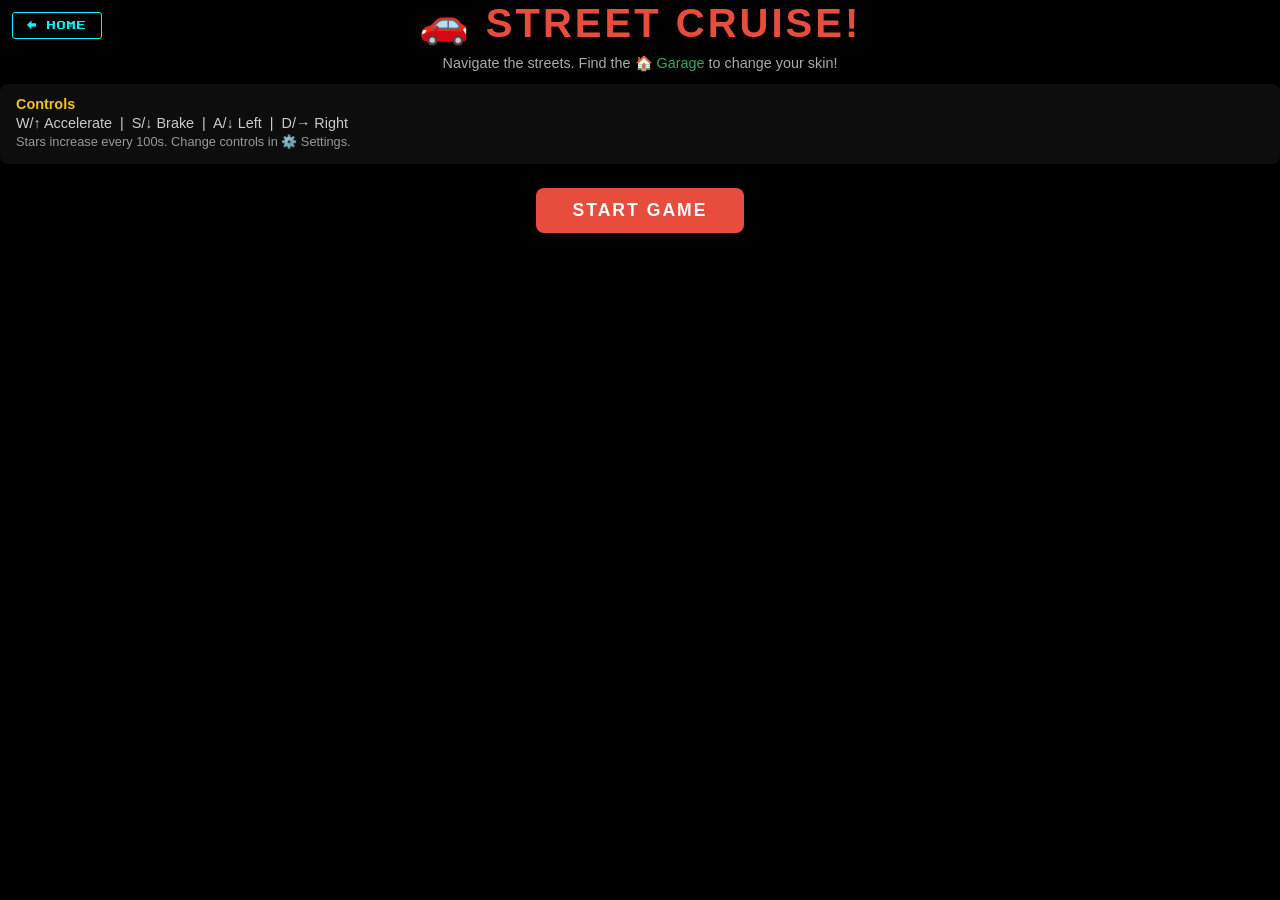
<file: play/racer.html>
﻿<!DOCTYPE html>
<html lang="en">
<head>
<meta charset="UTF-8">
<meta name="viewport" content="width=device-width, initial-scale=1.0, user-scalable=no">
<title>7482910356</title>
<style>
*{box-sizing:border-box;}
body{margin:0;overflow:hidden;background:#111;font-family:'Segoe UI',sans-serif;}
canvas{display:block;}
#ui-layer{position:absolute;top:20px;left:20px;color:white;background:rgba(0,0,0,0.80);
  padding:14px 18px;border-radius:12px;pointer-events:none;border:1px solid #555;min-width:190px;}
#ui-layer h2{margin:0 0 6px;font-size:1rem;letter-spacing:2px;color:#f1c40f;}
#ui-layer p{margin:3px 0;font-size:0.88rem;}
#stars-row{font-size:1.3rem;letter-spacing:2px;margin:4px 0;}
.score-text{color:#f1c40f;font-weight:bold;}
#minimap{position:absolute;bottom:20px;right:20px;border:2px solid #555;border-radius:6px;background:#111;}
/* gear button */
#settings-btn{position:absolute;top:20px;right:20px;width:44px;height:44px;
  background:rgba(0,0,0,0.75);border:1px solid #555;border-radius:50%;
  color:white;font-size:1.3rem;cursor:pointer;display:flex;align-items:center;
  justify-content:center;z-index:50;transition:background .2s,transform .3s;line-height:1;}
#settings-btn:hover{background:rgba(60,60,60,0.9);transform:rotate(45deg);}
/* modals shared */
.modal{position:absolute;top:50%;left:50%;transform:translate(-50%,-50%);color:white;text-align:center;border-radius:20px;z-index:200;}
/* settings */
#settings{background:rgba(10,10,20,0.97);padding:32px 40px;border:3px solid #3498db;
  box-shadow:0 0 50px rgba(52,152,219,0.35);min-width:380px;max-height:90vh;overflow-y:auto;}
#settings h2{margin:0 0 4px;font-size:1.5rem;color:#3498db;letter-spacing:3px;}
#settings .sub{color:#888;font-size:.82rem;margin-bottom:18px;}
.ctrl-option{display:flex;align-items:center;gap:14px;padding:12px 14px;border-radius:10px;
  cursor:pointer;border:2px solid transparent;background:rgba(255,255,255,0.04);
  margin-bottom:8px;transition:border-color .15s,background .15s;text-align:left;}
.ctrl-option:hover{background:rgba(255,255,255,0.09);}
.ctrl-option.active{border-color:#3498db;background:rgba(52,152,219,0.12);}
.ctrl-option .ci{font-size:1.5rem;width:34px;text-align:center;flex-shrink:0;}
.ctrl-option .ct{font-weight:bold;font-size:.92rem;color:#eee;}
.ctrl-option .cd{font-size:.73rem;color:#888;margin-top:2px;}
#signin-section{margin-top:16px;border-top:1px solid #333;padding-top:16px;}
#signin-section .si-title{font-size:.88rem;color:#aaa;margin-bottom:10px;letter-spacing:1px;}
.si-row{display:flex;gap:8px;margin-bottom:8px;}
.si-row input{flex:1;padding:9px 12px;background:rgba(255,255,255,0.07);border:1px solid #444;
  border-radius:8px;color:white;font-size:.88rem;outline:none;transition:border-color .15s;}
.si-row input:focus{border-color:#3498db;}
.si-row input::placeholder{color:#555;}
#signin-btn{width:100%;padding:9px;background:#3498db;color:#000;border:none;
  border-radius:8px;cursor:pointer;font-weight:bold;font-size:.88rem;letter-spacing:1px;}
#signin-btn:hover{background:#2980b9;}
#signin-status{font-size:.76rem;margin-top:6px;min-height:16px;}
#signout-row{display:none;margin-top:6px;}
#settings-close{margin-top:14px;padding:10px 32px;font-size:1rem;background:#3498db;color:#000;
  border:none;border-radius:8px;cursor:pointer;font-weight:bold;letter-spacing:1px;}
#settings-close:hover{background:#2980b9;}
/* garage */
#garage{background:rgba(10,10,20,0.97);padding:32px 40px;border:3px solid #27ae60;
  box-shadow:0 0 50px rgba(39,174,96,0.4);min-width:520px;}
#garage h2{margin:0 0 4px;font-size:1.7rem;color:#27ae60;letter-spacing:3px;}
#garage .sub{color:#888;font-size:.84rem;margin-bottom:18px;}
#skin-grid{display:flex;flex-wrap:wrap;gap:14px;justify-content:center;margin-bottom:20px;}
.skin-card{width:88px;border-radius:10px;padding:10px 6px 8px;cursor:pointer;
  background:rgba(255,255,255,0.05);border:2px solid transparent;transition:border-color .15s,background .15s;}
.skin-card:hover{background:rgba(255,255,255,0.10);}
.skin-card.selected{border-color:#27ae60;background:rgba(39,174,96,0.15);}
.skin-card.locked{cursor:not-allowed;opacity:0.42;}
.skin-card canvas{display:block;margin:0 auto 5px;}
.skin-card .sn{font-size:.70rem;color:#ccc;}
.skin-card .sl{font-size:.63rem;color:#e67e22;margin-top:2px;}
.skin-card .sp{font-size:.63rem;color:#f1c40f;margin-top:1px;}
.skin-card .sk{font-size:.63rem;color:#e67e22;margin-top:1px;}
#garage-close{padding:10px 32px;font-size:1rem;background:#27ae60;color:#000;
  border:none;border-radius:8px;cursor:pointer;font-weight:bold;letter-spacing:1px;}
#garage-close:hover{background:#1e8449;}
/* game over */
#game-over{background:rgba(0,0,0,0.96);padding:44px 54px;border:4px solid #ff3e3e;
  box-shadow:0 0 60px rgba(255,0,0,0.4);}
#game-over h1{font-size:3.4rem;margin:0 0 8px;text-transform:uppercase;letter-spacing:6px;
  color:#ff3e3e;text-shadow:0 0 20px #ff3e3e;}
#game-over p{color:#ccc;font-size:1rem;margin:5px 0;}
#game-over .fs{font-size:1.5rem;margin:8px 0;}
#game-over button{margin-top:18px;padding:12px 36px;font-size:1.1rem;background:#ff3e3e;
  color:white;border:none;border-radius:8px;cursor:pointer;font-weight:bold;letter-spacing:2px;}
#game-over button:hover{background:#c0392b;}
/* start screen - display controlled by JS */
#start-screen{position:fixed;top:0;left:0;width:100%;height:100%;transform:none;
  background:#000;border:none;border-radius:0;padding:0;
  display:flex;flex-direction:column;align-items:center;justify-content:center;}
#start-screen h1{font-size:2.5rem;margin:0;color:#e74c3c;letter-spacing:3px;text-transform:uppercase;}
#start-screen p{color:#aaa;margin:8px 0;font-size:.9rem;}
#start-screen .controls{background:rgba(255,255,255,0.05);border-radius:8px;
  padding:12px 16px;margin:12px 0;text-align:left;}
#start-screen button{margin-top:12px;padding:12px 36px;font-size:1.1rem;background:#e74c3c;
  color:#fff;border:none;border-radius:8px;cursor:pointer;font-weight:bold;letter-spacing:2px;}
#start-screen button:hover{background:#c0392b;}
/* loading */
#loading-screen{display:block;position:absolute;top:50%;left:50%;transform:translate(-50%,-50%);
  background:rgba(0,0,0,0.95);color:white;padding:40px 60px;text-align:center;
  border-radius:20px;border:2px solid #f1c40f;z-index:300;min-width:300px;}
#touch-dpad{position:fixed;bottom:24px;left:50%;transform:translateX(-50%);
  display:none;grid-template-columns:repeat(3,64px);grid-template-rows:repeat(3,64px);gap:6px;z-index:100;}
.tc-btn{width:64px;height:64px;background:rgba(0,0,0,0.6);border:2px solid rgba(255,255,255,0.4);
  border-radius:12px;color:white;font-size:26px;display:flex;align-items:center;justify-content:center;
  user-select:none;-webkit-user-select:none;touch-action:none;}
</style>
</head>
<body>
<style>
#back-home {
  position: fixed; top: 12px; left: 12px; z-index: 9999;
  background: rgba(0,0,0,0.85); color: #00f5ff;
  border: 1px solid #00f5ff; padding: 8px 14px;
  font-family: 'Press Start 2P', monospace; font-size: 9px;
  text-decoration: none; border-radius: 3px; letter-spacing: 1px;
}
#back-home:hover { background: #00f5ff; color: #000; }
</style>
<link rel="preconnect" href="https://fonts.googleapis.com">
<link href="https://fonts.googleapis.com/css2?family=Press+Start+2P&display=swap" rel="stylesheet">
<a id="back-home" href="../index.html">&#8592; HOME</a>

<div id="loading-screen">
  <div style="font-size:2rem;margin-bottom:10px;">🏙️</div>
  <div style="font-size:1.1rem;color:#f1c40f;font-weight:bold;letter-spacing:2px;margin-bottom:14px;">BUILDING CITY...</div>
  <div style="background:#222;border-radius:8px;height:10px;overflow:hidden;width:220px;margin:0 auto;">
    <div id="load-bar" style="height:100%;width:0%;background:#f1c40f;border-radius:8px;transition:width .08s;"></div>
  </div>
</div>

<button id="settings-btn" onclick="openSettings()" title="Settings">⚙️</button>

<div id="settings" class="modal" style="display:none">
  <h2>⚙️ SETTINGS</h2>
  <p class="sub">Control scheme</p>
  <div class="ctrl-option active" id="ctrl-wasd" onclick="setControl('wasd')">
    <div class="ci">⌨️</div><div><div class="ct">WASD Keys</div><div class="cd">W/A/S/D — accelerate, steer, brake</div></div>
  </div>
  <div class="ctrl-option" id="ctrl-arrows" onclick="setControl('arrows')">
    <div class="ci">🔲</div><div><div class="ct">Arrow Keys</div><div class="cd">↑↓←→ — accelerate, steer, brake</div></div>
  </div>
  <div class="ctrl-option" id="ctrl-mouse" onclick="setControl('mouse')">
    <div class="ci">🖱️</div><div><div class="ct">Mouse / Cursor</div><div class="cd">Car follows your cursor automatically</div></div>
  </div>
  <div id="signin-section">
    <div class="si-title">💾 SAVE &amp; LOAD PROGRESS</div>
    <p style="color:#888;font-size:.74rem;margin:0 0 10px;">Auto-saves when you leave this page. Use save codes to move to another device or as a backup.</p>
    <button onclick="exportSave()" style="width:100%;padding:9px;background:#27ae60;color:#000;border:none;border-radius:8px;cursor:pointer;font-weight:bold;font-size:.88rem;margin-bottom:8px;">📋 EXPORT SAVE CODE</button>
    <div id="save-code-row" style="display:none;margin-bottom:8px;">
      <textarea id="save-code-box" rows="3" readonly onclick="this.focus();this.select();"
        style="width:100%;background:#111;color:#f1c40f;border:1px solid #444;border-radius:6px;
               font-size:.7rem;padding:6px;resize:none;font-family:monospace;cursor:pointer;" title="Click to select, then Ctrl+C to copy"></textarea>
      <button onclick="copySaveCode()" style="width:100%;margin-top:4px;padding:6px;background:#444;color:#fff;
        border:none;border-radius:6px;cursor:pointer;font-size:.78rem;">📋 COPY CODE</button>
    </div>
    <p style="color:#888;font-size:.72rem;margin:6px 0 4px;">👇 Click the box below, then press Ctrl+V to paste your code:</p>
    <textarea id="load-code-box" rows="3"
      onclick="this.focus();"
      onkeydown="if(event.key==='Enter'){event.preventDefault();importSave();}"
      placeholder="Click here then Ctrl+V to paste your save code..."
      style="width:100%;background:#111;color:#ccc;border:2px solid #3498db;border-radius:6px;
             font-size:.7rem;padding:6px;resize:none;font-family:monospace;margin-bottom:4px;
             cursor:text;"></textarea>
    <button onclick="importSave()" style="width:100%;padding:6px;background:#3498db;color:#000;
      border:none;border-radius:6px;cursor:pointer;font-weight:bold;font-size:.78rem;">📂 IMPORT SAVE CODE</button>
    <div id="signin-status" style="margin-top:6px;"></div>
  </div>
  <button id="settings-close" onclick="closeSettings()">DONE</button>
</div>

<div id="start-screen" class="modal" style="display:none">
  <h1>🚗 Street Cruise!</h1>
  <p>Navigate the streets. Find the <span style="color:#27ae60">🏠 Garage</span> to change your skin!</p>
  <div class="controls">
    <p style="margin:0;color:#f1c40f;font-weight:bold;">Controls</p>
    <p style="margin:3px 0;color:#ccc;">W/↑ Accelerate &nbsp;|&nbsp; S/↓ Brake &nbsp;|&nbsp; A/↓ Left &nbsp;|&nbsp; D/→ Right</p>
    <p style="margin:3px 0;color:#999;font-size:.8rem;">Stars increase every 100s. Change controls in ⚙️ Settings.</p>
  </div>
  <button onclick="startGame()">START GAME</button>
</div>

<div id="ui-layer">
  <h2>LEVEL</h2>
  <div id="stars-row">☆☆☆☆☆</div>
  <p>Survived: <span id="currentScore" class="score-text">0</span>s</p>
  <p>Best: <span id="bestScore" class="score-text">0</span>s</p>
  <p id="speedDisplay">Speed: 0</p>
  <p id="offroad-tag" style="color:#8bc34a;display:none;">🌿 OFF-ROAD</p>
  <p id="garage-hint" style="color:#27ae60;display:none;">🏠 GARAGE NEARBY</p>
</div>

<div id="garage" class="modal" style="display:none">
  <h2>🏠 GARAGE</h2>
  <p class="sub">Choose your ride. <span style="color:#f1c40f">(Timer paused)</span></p>
  <div id="skin-grid"></div>
  <button id="garage-close" onclick="closeGarage()">BACK TO CHASE</button>
</div>

<div id="game-over" class="modal" style="display:none">
  <h1>GAME OVER</h1>
  <p>You ran out of time.</p>
  <div class="fs" id="final-stars"></div>
  <p>Survived: <span id="finalScore" class="score-text">0</span>s</p>
  <p>Best Run: <span id="bestFinal" class="score-text">0</span>s</p>
  <button onclick="resetGame()">TRY AGAIN</button>
</div>

<canvas id="gameCanvas"></canvas>
<canvas id="minimap" width="180" height="135"></canvas>
<div id="touch-dpad">
  <div></div><div class="tc-btn" id="tc-up">↑</div><div></div>
  <div class="tc-btn" id="tc-left">←</div><div></div><div class="tc-btn" id="tc-right">→</div>
  <div></div><div class="tc-btn" id="tc-down">↓</div><div></div>
</div>

<script>
// ─── Canvas ─────────────────────────────────────────
const canvas=document.getElementById('gameCanvas');
const ctx=canvas.getContext('2d');
const mmC=document.getElementById('minimap');
const mmX=mmC.getContext('2d');
function resize(){canvas.width=innerWidth;canvas.height=innerHeight;}
window.addEventListener('resize',resize);resize();

// ─── State ──────────────────────────────────────────
let gameActive=false,gameStarted=false,flashState=0;
let score=0,bestScore=0,startTime=0,totalPausedMs=0,garagePauseStart=0,settingsPauseStart=0;
let levelStars=1,garageOpen=false,inGarage=false,animFrame=null;
let controlMode='wasd',currentUser=null;
const cam={x:0,y:0},mouse={x:0,y:0};
window.addEventListener('mousemove',e=>{mouse.x=e.clientX;mouse.y=e.clientY;});

// ─── Skins ──────────────────────────────────────────
const SKINS=[
  {name:'Red Racer',  color:'#e74c3c',unlockAt:0,  spd:6.7},
  {name:'Ocean Blue', color:'#2980b9',unlockAt:0,  spd:6.7},
  {name:'Lime Rush',  color:'#27ae60',unlockAt:30, spd:6.7},
  {name:'Solar Gold', color:'#f1c40f',unlockAt:60, spd:6.8},
  {name:'Midnight',   color:'#2c3e50',unlockAt:100,spd:6.8},
  {name:'Purple Haze',color:'#8e44ad',unlockAt:150,spd:7.0},
  {name:'Ghost White',color:'#ecf0f1',unlockAt:200,spd:7.0},
  {name:'Inferno',    color:'#e67e22',unlockAt:300,spd:7.2,perk:'🔥 All-terrain'},
];
let selectedSkin=0;

// ─── RNG ────────────────────────────────────────────
let _seed=54321;
function rng(){_seed=(_seed*1664525+1013904223)>>>0;return _seed/4294967296;}
function rngR(a,b){return a+rng()*(b-a);}
function rngI(a,b){return Math.floor(rngR(a,b));}
function rngC(a){return a[rngI(0,a.length)];}

// ─── World ──────────────────────────────────────────
const WW=3200,WH=2600,RW=78,HL=RW/2;
const COLS=8,ROWS=6;
const CW=Math.floor(WW/COLS),CH=Math.floor(WH/ROWS);

const nodes=[];
for(let r=0;r<ROWS;r++) for(let c=0;c<COLS;c++){
  const bx=c*CW+CW/2,by=r*CH+CH/2;
  const jx=(c===0||c===COLS-1)?0:rngR(-90,90);
  const jy=(r===0||r===ROWS-1)?0:rngR(-70,70);
  nodes.push({x:Math.round(Math.max(HL+20,Math.min(WW-HL-20,bx+jx))),
              y:Math.round(Math.max(HL+20,Math.min(WH-HL-20,by+jy)))});
}
function nd(c,r){return nodes[r*COLS+c];}

const roadSegs=[];
for(let r=0;r<ROWS;r++) for(let c=0;c<COLS-1;c++){
  if(rng()<0.18&&r!==0&&r!==ROWS-1)continue;
  const a=nd(c,r),b=nd(c+1,r);
  roadSegs.push({ax:a.x,ay:a.y,bx:b.x,by:b.y});
}
for(let r=0;r<ROWS-1;r++) for(let c=0;c<COLS;c++){
  if(rng()<0.18&&c!==0&&c!==COLS-1)continue;
  const a=nd(c,r),b=nd(c,r+1);
  roadSegs.push({ax:a.x,ay:a.y,bx:b.x,by:b.y});
}

const roadRects=roadSegs.map(s=>({
  x:Math.min(s.ax,s.bx)-HL, y:Math.min(s.ay,s.by)-HL,
  w:Math.abs(s.bx-s.ax)+RW,  h:Math.abs(s.by-s.ay)+RW
}));

function isOnRoad(px,py,m=0){
  for(const r of roadRects)
    if(px>r.x-m&&px<r.x+r.w+m&&py>r.y-m&&py<r.y+r.h+m)return true;
  return false;
}

// ─── Buildings (BSP) ────────────────────────────────
const BCOLORS=['#e74c3c','#c0392b','#e67e22','#d35400','#f1c40f','#f39c12',
  '#2ecc71','#27ae60','#1abc9c','#16a085','#3498db','#2980b9',
  '#9b59b6','#8e44ad','#e91e63','#ad1457','#00bcd4','#0097a7',
  '#ff7043','#8bc34a','#26c6da','#7c4dff','#ff4081','#69f0ae',
  '#40c4ff','#ffd740','#ff6d00','#b2ff59'];
const buildings=[];
let bci=0;
const SP=14,BG=7,MB=40;

function roadClear(x0,y0,x1,y1){
  const C=10;
  for(const r of roadRects)
    if(x1+C>r.x&&x0-C<r.x+r.w&&y1+C>r.y&&y0-C<r.y+r.h)return false;
  return true;
}
function bsp(x0,y0,x1,y1,d){
  const bw=x1-x0,bh=y1-y0;
  if(bw<MB||bh<MB)return;
  if(d>=4||(bw<120&&bh<120&&rng()<0.55)){
    if(roadClear(x0,y0,x1,y1))
      buildings.push({x:Math.round(x0),y:Math.round(y0),w:Math.round(bw),h:Math.round(bh),color:BCOLORS[bci++%BCOLORS.length]});
    return;
  }
  if(bw>=bh){
    const mn=Math.max(MB,bw*.3),mx=Math.min(bw-MB,bw*.7);
    if(mx<=mn){bsp(x0,y0,x1,y1,d+1);return;}
    const cut=rngR(mn,mx);
    bsp(x0,y0,x0+cut-BG/2,y1,d+1);
    bsp(x0+cut+BG/2,y0,x1,y1,d+1);
  }else{
    const mn=Math.max(MB,bh*.3),mx=Math.min(bh-MB,bh*.7);
    if(mx<=mn){bsp(x0,y0,x1,y1,d+1);return;}
    const cut=rngR(mn,mx);
    bsp(x0,y0,x1,y0+cut-BG/2,d+1);
    bsp(x0,y0+cut+BG/2,x1,y1,d+1);
  }
}
// Inner chunks
for(let ri=0;ri<ROWS-1;ri++) for(let ci=0;ci<COLS-1;ci++){
  const tl=nd(ci,ri),tr=nd(ci+1,ri),bl=nd(ci,ri+1);
  bsp(tl.x+HL+SP,tl.y+HL+SP,tr.x-HL-SP,bl.y-HL-SP,0);
}
// Borders
for(let ci=0;ci<COLS-1;ci++){
  const a=nd(ci,0),b=nd(ci+1,0); bsp(a.x+HL+SP,SP,b.x-HL-SP,a.y-HL-SP,0);
  const c=nd(ci,ROWS-1),d=nd(ci+1,ROWS-1); bsp(c.x+HL+SP,c.y+HL+SP,d.x-HL-SP,WH-SP,0);
}
for(let ri=0;ri<ROWS-1;ri++){
  const t=nd(0,ri),b=nd(0,ri+1); bsp(SP,t.y+HL+SP,t.x-HL-SP,b.y-HL-SP,0);
  const t2=nd(COLS-1,ri),b2=nd(COLS-1,ri+1); bsp(t2.x+HL+SP,t2.y+HL+SP,WW-SP,b2.y-HL-SP,0);
}
{const tl=nd(0,0),tr=nd(COLS-1,0),bl=nd(0,ROWS-1),br=nd(COLS-1,ROWS-1);
  bsp(SP,SP,tl.x-HL-SP,tl.y-HL-SP,0);
  bsp(tr.x+HL+SP,SP,WW-SP,tr.y-HL-SP,0);
  bsp(SP,bl.y+HL+SP,bl.x-HL-SP,WH-SP,0);
  bsp(br.x+HL+SP,br.y+HL+SP,WW-SP,WH-SP,0);}

// ─── Spatial hash (built before checkCollision used at runtime) ──
const HC=150; // hash cell size
const bHash=new Map();
function hk(c,r){return (c&0xFFFF)|(r<<16);}
function buildHash(){
  bHash.clear();
  for(const b of buildings){
    const c0=Math.floor(b.x/HC),c1=Math.floor((b.x+b.w)/HC);
    const r0=Math.floor(b.y/HC),r1=Math.floor((b.y+b.h)/HC);
    for(let r=r0;r<=r1;r++) for(let c=c0;c<=c1;c++){
      const k=hk(c,r);
      if(!bHash.has(k))bHash.set(k,[]);
      bHash.get(k).push(b);
    }
  }
}

// ─── Collision (uses hash, no allocations) ──────────
const _seen=new Set();  // reused, cleared each call
let hashReady=false;
function checkCollision(x,y,w,h){
  const hw=w/2,hh=h/2;
  if(x-hw<0||x+hw>WW||y-hh<0||y+hh>WH)return true;
  if(!hashReady){
    for(const b of buildings)
      if(x+hw>b.x&&x-hw<b.x+b.w&&y+hh>b.y&&y-hh<b.y+b.h)return true;
    return false;
  }
  const c0=Math.floor((x-hw)/HC),c1=Math.floor((x+hw)/HC);
  const r0=Math.floor((y-hh)/HC),r1=Math.floor((y+hh)/HC);
  _seen.clear();
  for(let r=r0;r<=r1;r++) for(let c=c0;c<=c1;c++){
    const bucket=bHash.get(hk(c,r));
    if(!bucket)continue;
    for(const b of bucket){
      if(_seen.has(b))continue;
      _seen.add(b);
      if(x+hw>b.x&&x-hw<b.x+b.w&&y+hh>b.y&&y-hh<b.y+b.h)return true;
    }
  }
  return false;
}

// ─── Garage ─────────────────────────────────────────
const gn=nd(Math.floor(COLS/2),Math.floor(ROWS/2));
const GARAGE={x:gn.x+HL+12,y:gn.y+HL+12,w:86,h:64,
  cx:gn.x+HL+12+43,cy:gn.y+HL+12+32,r:85};

// ─── A* grid ────────────────────────────────────────
const GS=60;
const GC=Math.ceil(WW/GS),GR=Math.ceil(WH/GS);
const walkable=new Uint8Array(GC*GR);
let gridReady=false;

function bakeAsync(){
  buildHash();hashReady=true;
  const hp=GS*0.40;
  let row=0;
  const bar=document.getElementById('load-bar');
  function chunk(){
    const end=Math.min(row+10,GR);
    for(let r=row;r<end;r++) for(let c=0;c<GC;c++){
      const cx=c*GS+GS/2,cy=r*GS+GS/2;
      walkable[r*GC+c]=checkCollision(cx,cy,hp*2,hp*2)?0:1;
    }
    row=end;
    if(bar)bar.style.width=Math.round(row/GR*100)+'%';
    if(row<GR){requestAnimationFrame(chunk);}
    else{
      gridReady=true;
      document.getElementById('loading-screen').style.display='none';
      document.getElementById('start-screen').style.display='block';
    }
  }
  requestAnimationFrame(chunk);
}

function findPath(sx,sy,ex,ey){
  const sc=Math.floor(sx/GS),sr=Math.floor(sy/GS);
  const ec=Math.floor(ex/GS),er=Math.floor(ey/GS);
  if(sc===ec&&sr===er)return[{x:ex,y:ey}];
  const key=(c,r)=>r*GC+c;
  const h=(c,r)=>Math.abs(c-ec)+Math.abs(r-er);
  const open=[{c:sc,r:sr,g:0,f:h(sc,sr),par:null}];
  const vis=new Map();vis.set(key(sc,sr),null);
  let it=0;
  while(open.length&&it++<1400){
    let bi=0;for(let i=1;i<open.length;i++)if(open[i].f<open[bi].f)bi=i;
    const cur=open.splice(bi,1)[0];
    if(cur.c===ec&&cur.r===er){
      const p=[];let n=cur;
      while(n.par){p.unshift({x:n.c*GS+GS/2,y:n.r*GS+GS/2});n=n.par;}
      p.push({x:ex,y:ey});return p;
    }
    for(const[dc,dr]of[[1,0],[-1,0],[0,1],[0,-1],[1,1],[1,-1],[-1,1],[-1,-1]]){
      const nc=cur.c+dc,nr=cur.r+dr;
      if(nc<0||nc>=GC||nr<0||nr>=GR)continue;
      if(vis.has(key(nc,nr)))continue;
      if(!walkable[nr*GC+nc])continue;
      if(dc&&dr&&(!walkable[cur.r*GC+nc]||!walkable[nr*GC+cur.c]))continue;
      const g=cur.g+(dc&&dr?1.4:1);
      vis.set(key(nc,nr),null);
      open.push({c:nc,r:nr,g,f:g+h(nc,nr),par:cur});
    }
  }
  return[{x:ex,y:ey}];
}

// ─── Vehicles ───────────────────────────────────────
const sn=nd(1,1),cn=nd(COLS-2,ROWS-2);
const car={x:sn.x,y:sn.y,w:18,h:34,angle:0,speed:0,
  maxSpeed:SKINS[0].spd,accel:0.38,friction:0.95,turn:0.057};
const rival={x:cn.x,y:cn.y,w:20,h:36,angle:Math.PI,speed:0,
  maxSpeed:6.5,accel:0.22,friction:0.95,turn:0.055,
  wp:null,pt:0,st:0,dt:0,lx:cn.x,ly:cn.y};

const NPC_COLS=['#c0392b','#3498db','#27ae60','#e67e22','#9b59b6',
  '#1abc9c','#f39c12','#dfe6e9','#e91e63','#ff7043','#00bcd4','#ffd700'];
const npcs=[];
function makeNPC(){
  const seg=rngC(roadRects);
  const horiz=seg.w>seg.h,side=rng()<0.5?-1:1;
  let x,y,angle;
  if(horiz){x=rngR(seg.x+20,seg.x+seg.w-20);y=seg.y+seg.h/2+side*RW/4;angle=side>0?0:Math.PI;}
  else{x=seg.x+seg.w/2+side*RW/4;y=rngR(seg.y+20,seg.y+seg.h-20);angle=side>0?Math.PI/2:-Math.PI/2;}
  return{x,y,w:14,h:26,angle,speed:rngR(1.6,3.4),color:rngC(NPC_COLS),st:0};
}
for(let i=0;i<20;i++)npcs.push(makeNPC());

// ─── Input ──────────────────────────────────────────
const keys={};
window.addEventListener('keydown',e=>{
  if(e.target.tagName==='INPUT'||e.target.tagName==='TEXTAREA')return;
  keys[e.code]=true;e.preventDefault();
});
window.addEventListener('keyup',e=>{
  if(e.target.tagName==='INPUT'||e.target.tagName==='TEXTAREA')return;
  keys[e.code]=false;
});

const isMobile=navigator.maxTouchPoints>0&&window.matchMedia('(pointer: coarse)').matches;
if(isMobile){
  document.getElementById('touch-dpad').style.display='grid';
  const tcMap={
    'tc-up':   ['ArrowUp','KeyW'],
    'tc-down': ['ArrowDown','KeyS'],
    'tc-left': ['ArrowLeft','KeyA'],
    'tc-right':['ArrowRight','KeyD']
  };
  Object.entries(tcMap).forEach(([id,kl])=>{
    const el=document.getElementById(id);
    el.addEventListener('touchstart',e=>{e.preventDefault();kl.forEach(k=>keys[k]=true);},{passive:false});
    el.addEventListener('touchend',  e=>{e.preventDefault();kl.forEach(k=>keys[k]=false);},{passive:false});
    el.addEventListener('touchcancel',()=>kl.forEach(k=>keys[k]=false));
  });
}

// ─── Settings ───────────────────────────────────────
function setControl(m){
  controlMode=m;
  ['wasd','arrows','mouse'].forEach(id=>
    document.getElementById('ctrl-'+id).classList.toggle('active',id===m));
}
function openSettings(){
  if(gameActive){gameActive=false;settingsPauseStart=Date.now();}
  document.getElementById('settings').style.display='block';
}
function closeSettings(){
  document.getElementById('settings').style.display='none';
  if(!garageOpen&&gameStarted){
    totalPausedMs+=Date.now()-settingsPauseStart;
    gameActive=true;
  }
  if(currentUser)saveProgress().catch(()=>{});
}

// ─── Save/Load (Save Code with checksum — tamper-resistant) ───
// The secret salt is mixed into the checksum so hand-crafted base64 codes
// will fail validation even if the JSON structure looks correct.
const SAVE_SALT='cd_x9k2mQr7';  // secret mixed into hash — not visible to player

function simpleHash(str){
  // Fast non-crypto hash — good enough to catch manual injection
  let h=0x811c9dc5;
  for(let i=0;i<str.length;i++){
    h^=str.charCodeAt(i);
    h=(h*0x01000193)>>>0;
  }
  return h.toString(36);
}

function makeSaveCode(){
  try{
    const payload={bestScore,selectedSkin,controlMode,v:2};
    const raw=JSON.stringify(payload);
    const check=simpleHash(raw+SAVE_SALT);
    return btoa(raw+'|'+check);
  }catch(e){return '';}
}

function parseSaveCode(code){
  try{
    const decoded=atob(code.trim());
    const lastPipe=decoded.lastIndexOf('|');
    if(lastPipe===-1)return null;
    const raw=decoded.substring(0,lastPipe);
    const check=decoded.substring(lastPipe+1);
    // Validate checksum — rejects any hand-crafted or modified code
    if(simpleHash(raw+SAVE_SALT)!==check)return null;
    return JSON.parse(raw);
  }catch(e){return null;}
}

function exportSave(){
  const code=makeSaveCode();
  document.getElementById('save-code-box').value=code;
  document.getElementById('save-code-row').style.display='block';
  setSS('✅ Copy the code above and keep it safe!','#27ae60');
}

function importSave(){
  const raw=document.getElementById('load-code-box').value.trim();
  if(!raw){setSS('⚠️ Paste your save code first.','#e67e22');return;}
  const data=parseSaveCode(raw);
  if(!data){setSS('❌ Invalid or tampered code.','#e74c3c');return;}
  bestScore=data.bestScore||0;
  selectedSkin=Math.max(0,Math.min(SKINS.length-1,data.selectedSkin||0));
  controlMode=data.controlMode||'wasd';
  car.maxSpeed=SKINS[selectedSkin].spd;
  setControl(controlMode);
  document.getElementById('bestScore').innerText=bestScore;
  document.getElementById('load-code-box').value='';
  cdAutoSave();
  setSS('✅ Loaded! Best: '+bestScore+'s — '+SKINS[selectedSkin].name,'#27ae60');
}

function copySaveCode(){
  const box=document.getElementById('save-code-box');
  if(!box.value){exportSave();return;}
  // Try clipboard API first, fall back to select+copy
  const tryFallback=()=>{
    box.focus();
    box.select();
    box.setSelectionRange(0,99999);
    try{
      const ok=document.execCommand('copy');
      setSS(ok?'📋 Copied! (Ctrl+C also works)':'📋 Press Ctrl+C to copy','#27ae60');
    }catch(e){
      setSS('📋 Click the box then press Ctrl+C to copy','#f1c40f');
    }
  };
  if(navigator.clipboard&&window.isSecureContext){
    navigator.clipboard.writeText(box.value)
      .then(()=>setSS('📋 Copied to clipboard!','#27ae60'))
      .catch(()=>tryFallback());
  }else{
    tryFallback();
  }
}

async function saveProgress(){
  // Keep the code box up to date so player can copy latest save anytime
  const box=document.getElementById('save-code-box');
  if(box&&box.value)box.value=makeSaveCode();
}

function signOut(){}  // no longer needed, kept so nothing breaks
function setSS(msg,col){
  const el=document.getElementById('signin-status');
  el.textContent=msg;el.style.color=col;
}

// ─── Timer pause on tab hide (fixes Chromebook close glitch) ──
let tabHiddenAt=0;
document.addEventListener('visibilitychange',()=>{
  if(document.hidden){
    // Tab hidden — record when
    tabHiddenAt=Date.now();
    if(gameActive){gameActive=false;}
  }else{
    // Tab visible again — add hidden time to paused total
    if(tabHiddenAt&&gameStarted&&startTime){
      totalPausedMs+=Date.now()-tabHiddenAt;
    }
    tabHiddenAt=0;
    if(gameStarted&&!garageOpen&&document.getElementById('game-over').style.display==='none'){
      gameActive=true;
    }
  }
});

// ─── Garage UI ──────────────────────────────────────
function buildSkinGrid(){
  const g=document.getElementById('skin-grid');g.innerHTML='';
  SKINS.forEach((sk,i)=>{
    const locked=bestScore<sk.unlockAt;
    const d=document.createElement('div');
    d.className='skin-card'+(i===selectedSkin?' selected':'')+(locked?' locked':'');
    const c=document.createElement('canvas');c.width=48;c.height=66;
    carPreview(c.getContext('2d'),24,33,locked?'#444':sk.color);
    d.appendChild(c);
    const nm=document.createElement('div');nm.className='sn';nm.textContent=sk.name;d.appendChild(nm);
    const sp=document.createElement('div');sp.className='sp';sp.textContent='⚡'+sk.spd;d.appendChild(sp);
    if(locked){const lk=document.createElement('div');lk.className='sl';lk.textContent='🔒 '+sk.unlockAt+'s';d.appendChild(lk);}
    if(sk.perk){const pk=document.createElement('div');pk.className='sk';pk.textContent=sk.perk;d.appendChild(pk);}
    if(!locked)d.onclick=()=>{selectedSkin=i;car.maxSpeed=SKINS[i].spd;buildSkinGrid();};
    g.appendChild(d);
  });
}
function carPreview(cx,x,y,col){
  const W=13,H=26;cx.save();cx.translate(x,y);
  cx.fillStyle='rgba(0,0,0,0.2)';cx.fillRect(-W/2+2,-H/2+2,W,H);
  cx.fillStyle='#111';cx.fillRect(-W/2-3,-H/2+2,3,6);cx.fillRect(W/2,-H/2+2,3,6);
  cx.fillRect(-W/2-3,H/2-8,3,6);cx.fillRect(W/2,H/2-8,3,6);
  cx.fillStyle=col;cx.beginPath();cx.roundRect(-W/2,-H/2,W,H,3);cx.fill();
  cx.fillStyle='rgba(180,220,255,.5)';cx.fillRect(-W/2+2,-H/2+4,W-4,6);
  cx.restore();
}
function openGarage(){
  if(garageOpen)return;
  garageOpen=true;gameActive=false;garagePauseStart=Date.now();
  buildSkinGrid();document.getElementById('garage').style.display='block';
}
function closeGarage(){
  totalPausedMs+=Date.now()-garagePauseStart;
  document.getElementById('garage').style.display='none';
  garageOpen=false;gameActive=true;car.speed=2;
  // Punish garage camping: snap rival to the nearest road node to the player
  // so leaving the garage is always dangerous
  let best=Infinity,bx=rival.x,by=rival.y;
  for(const n of nodes){
    const d=Math.hypot(n.x-car.x,n.y-car.y);
    // Pick a node that's close to player but not right on top of them
    if(d>200&&d<best&&!checkCollision(n.x,n.y,rival.w+8,rival.h+8)){best=d;bx=n.x;by=n.y;}
  }
  rival.x=bx;rival.y=by;rival.speed=0;rival.wp=null;rival.pt=0;
  if(currentUser)saveProgress().catch(()=>{});
}

// ─── Game flow ──────────────────────────────────────
function startGame(){
  document.getElementById('start-screen').style.display='none';
  gameStarted=true;resetGame();
}
function resetGame(){
  car.x=sn.x;car.y=sn.y;car.speed=0;car.angle=0;car.maxSpeed=SKINS[selectedSkin].spd;
  rival.x=cn.x;rival.y=cn.y;rival.speed=0;rival.angle=Math.PI;
  rival.wp=null;rival.pt=0;rival.st=0;rival.dt=0;rival.lx=rival.x;rival.ly=rival.y;
  npcs.length=0;for(let i=0;i<20;i++)npcs.push(makeNPC());
  gameActive=true;garageOpen=false;inGarage=false;
  score=0;levelStars=1;startTime=Date.now();totalPausedMs=0;garagePauseStart=0;
  document.getElementById('game-over').style.display='none';
  document.getElementById('garage').style.display='none';
  updateStars();
  if(!gameStarted)return;
  if(!animFrame)loop();
}

function starsStr(n){
  const s=Math.max(0,Math.min(5,n|0));
  return'★'.repeat(s)+'☆'.repeat(5-s);
}
function updateStars(){document.getElementById('stars-row').textContent=starsStr(levelStars);}
function effScore(){return startTime?Math.max(0,Math.floor((Date.now()-startTime-totalPausedMs)/1000)):0;}

// ─── Player update ──────────────────────────────────
function updatePlayer(){
  const onRoad=isOnRoad(car.x,car.y,4);
  const inferno=SKINS[selectedSkin].name==='Inferno';
  const eMax=(onRoad||inferno)?car.maxSpeed:car.maxSpeed*0.55;
  const eFric=(onRoad||inferno)?car.friction:0.86;

  if(controlMode==='mouse'){
    const wx=mouse.x+cam.x,wy=mouse.y+cam.y;
    const dist=Math.hypot(wx-car.x,wy-car.y);
    if(dist>20){
      let da=Math.atan2(wy-car.y,wx-car.x)-car.angle;
      while(da<-Math.PI)da+=Math.PI*2;while(da>Math.PI)da-=Math.PI*2;
      car.angle+=Math.max(-car.turn,Math.min(car.turn,da*.18));
      car.speed+=car.accel*Math.min(1,dist/120);
    }else{car.speed*=0.85;}
  }else{
    const W=controlMode==='wasd';
    const up=W?keys['KeyW']:keys['ArrowUp'];
    const dn=W?keys['KeyS']:keys['ArrowDown'];
    const lt=W?keys['KeyA']:keys['ArrowLeft'];
    const rt=W?keys['KeyD']:keys['ArrowRight'];
    if(up)car.speed+=car.accel;
    if(dn)car.speed-=car.accel;
    if(Math.abs(car.speed)>0.2){
      const rev=car.speed<0?-1:1,grip=Math.abs(car.speed)/car.maxSpeed;
      const st=(onRoad||inferno)?car.turn:car.turn*0.6;
      if(lt)car.angle-=st*rev*grip;
      if(rt)car.angle+=st*rev*grip;
    }
  }
  car.speed*=eFric;
  car.speed=Math.max(-eMax*.5,Math.min(eMax,car.speed));
  const nx=car.x+Math.cos(car.angle)*car.speed;
  const ny=car.y+Math.sin(car.angle)*car.speed;
  if(!checkCollision(nx,car.y,car.w,car.h))car.x=nx;else car.speed*=-.3;
  if(!checkCollision(car.x,ny,car.w,car.h))car.y=ny;else car.speed*=-.3;

  document.getElementById('speedDisplay').innerText='Speed: '+Math.abs(car.speed).toFixed(1);
  document.getElementById('offroad-tag').style.display=(onRoad||inferno)?'none':'block';
}

// ─── rival update ─────────────────────────────────────
function updateRival(){
  const sc=1+(levelStars-1)*0.12;
  rival.maxSpeed=7.2*sc;rival.accel=0.26*sc;

  const dist=Math.hypot(car.x-rival.x,car.y-rival.y);
  const la=Math.min(180,Math.abs(car.speed)*18);
  const tx=dist<300?car.x:car.x+Math.cos(car.angle)*la;
  const ty=dist<300?car.y:car.y+Math.sin(car.angle)*la;
  const rr=dist>600?45:dist>200?30:20;

  rival.pt--;
  if(!rival.wp||rival.wp.length===0||rival.pt<=0){rival.wp=findPath(rival.x,rival.y,tx,ty);rival.pt=rr;}
  while(rival.wp&&rival.wp.length>1&&Math.hypot(rival.wp[0].x-rival.x,rival.wp[0].y-rival.y)<40)rival.wp.shift();

  const wp=rival.wp&&rival.wp.length?rival.wp[0]:{x:car.x,y:car.y};
  let da=Math.atan2(wp.y-rival.y,wp.x-rival.x)-rival.angle;
  while(da<-Math.PI)da+=Math.PI*2;while(da>Math.PI)da-=Math.PI*2;
  rival.angle+=Math.max(-rival.turn*2,Math.min(rival.turn*2,da*.22));

  const sharp=Math.abs(da)/Math.PI;
  rival.speed=Math.min(rival.speed+rival.accel,rival.maxSpeed*(1-sharp*.45));
  rival.speed*=rival.friction;

  const nx=rival.x+Math.cos(rival.angle)*rival.speed;
  const ny=rival.y+Math.sin(rival.angle)*rival.speed;
  let hx=false,hy=false;
  if(!checkCollision(nx,rival.y,rival.w,rival.h))rival.x=nx;else hx=true;
  if(!checkCollision(rival.x,ny,rival.w,rival.h))rival.y=ny;else hy=true;

  if(hx||hy){
    rival.speed*=.15;
    rival.st++;
    rival.pt=0;
    // Immediately nudge away from the wall on the blocked axis
    if(hx){const push=rival.x>nx?1:-1; if(!checkCollision(rival.x+push*3,rival.y,rival.w,rival.h))rival.x+=push*3;}
    if(hy){const push=rival.y>ny?1:-1; if(!checkCollision(rival.x,rival.y+push*3,rival.w,rival.h))rival.y+=push*3;}
  }else if(rival.st>0){rival.st--;}

  // Short-term stuck: find a clear road angle and turn toward it
  if(rival.st>6){
    rival.speed=-2.0;
    let escaped=false;
    // Try 16 evenly spaced angles around the full circle
    for(let i=0;i<16&&!escaped;i++){
      const na=rival.angle+(i%2===0?1:-1)*Math.PI*(Math.floor(i/2)+1)/8;
      for(const probeD of[50,80,110,150]){
        const px=rival.x+Math.cos(na)*probeD;
        const py=rival.y+Math.sin(na)*probeD;
        if(!checkCollision(px,py,rival.w+8,rival.h+8)&&isOnRoad(px,py,12)){
          rival.angle=na;
          escaped=true;
          break;
        }
      }
    }
    rival.st=0;rival.pt=0;
  }

  rival.dt++;
  if(rival.dt>=90){
    if(Math.hypot(rival.x-rival.lx,rival.y-rival.ly)<14){
      // Snap to nearest road NODE (intersection) — always clear, never inside a building
      let best=Infinity,bx=rival.x,by=rival.y;
      for(const n of nodes){
        const d=Math.hypot(n.x-rival.x,n.y-rival.y);
        if(d<best&&!checkCollision(n.x,n.y,rival.w+8,rival.h+8)){best=d;bx=n.x;by=n.y;}
      }
      rival.x=bx;rival.y=by;rival.speed=0;rival.wp=null;rival.pt=0;
    }
    rival.lx=rival.x;rival.ly=rival.y;rival.dt=0;
  }
}

// ─── NPC update ─────────────────────────────────────
function updateNPCs(){
  for(const n of npcs){
    const px=n.x,py=n.y;
    n.x+=Math.cos(n.angle)*n.speed;n.y+=Math.sin(n.angle)*n.speed;
    if(!isOnRoad(n.x,n.y,6)||checkCollision(n.x,n.y,n.w,n.h)){
      n.x=px;n.y=py;n.st++;
      if(n.st>6){
        let ok=false;
        for(const d of[Math.PI/2,-Math.PI/2,Math.PI,0]){
          const na=n.angle+d,tx=n.x+Math.cos(na)*n.speed*5,ty=n.y+Math.sin(na)*n.speed*5;
          if(isOnRoad(tx,ty,6)&&!checkCollision(tx,ty,n.w,n.h)){n.angle=na;ok=true;break;}
        }
        if(!ok)Object.assign(n,makeNPC());n.st=0;
      }
    }else{n.st=0;}
    if(rng()<0.003){
      const na=n.angle+(rng()<0.5?Math.PI/2:-Math.PI/2);
      const tx=n.x+Math.cos(na)*45,ty=n.y+Math.sin(na)*45;
      if(isOnRoad(tx,ty,6)&&!checkCollision(tx,ty,n.w,n.h))n.angle=na;
    }
    if(n.x<5||n.x>WW-5||n.y<5||n.y>WH-5)Object.assign(n,makeNPC());
  }
}

// ─── Main update ────────────────────────────────────
function update(){
  if(!gameActive)return;
  score=effScore();
  document.getElementById('currentScore').innerText=score;
  if(score>bestScore){bestScore=score;document.getElementById('bestScore').innerText=bestScore;cdAutoSave();}

  const ns=Math.min(5,Math.max(1,1+Math.floor(score/100)));
  if(ns!==levelStars){levelStars=ns;updateStars();}

  updatePlayer();updateRival();updateNPCs();

  const gd=Math.hypot(car.x-GARAGE.cx,car.y-GARAGE.cy);
  document.getElementById('garage-hint').style.display=gd<GARAGE.r&&!garageOpen?'block':'none';
  if(gd<GARAGE.r&&!garageOpen&&!inGarage){inGarage=true;openGarage();}
  if(gd>=GARAGE.r)inGarage=false;

  cam.x+=(car.x-canvas.width/2-cam.x)*.1;
  cam.y+=(car.y-canvas.height/2-cam.y)*.1;
  cam.x=Math.max(0,Math.min(WW-canvas.width,cam.x));
  cam.y=Math.max(0,Math.min(WH-canvas.height,cam.y));
  flashState+=.15;

  if(Math.hypot(car.x-rival.x,car.y-rival.y)<36){
    gameActive=false;
    if(score>bestScore){bestScore=score;document.getElementById('bestScore').innerText=bestScore;}
    document.getElementById('finalScore').innerText=score;
    document.getElementById('bestFinal').innerText=bestScore;
    document.getElementById('final-stars').textContent=starsStr(levelStars);
    document.getElementById('game-over').style.display='block';
    if(currentUser)saveProgress().catch(()=>{});
  }
}

// ─── Draw ────────────────────────────────────────────
function draw(){
  ctx.fillStyle='#1a1a1a';ctx.fillRect(0,0,canvas.width,canvas.height);
  ctx.save();ctx.translate(-cam.x,-cam.y);

  // Ground
  ctx.fillStyle='#292929';ctx.fillRect(0,0,WW,WH);

  // Helper: stroke all segments
  function segs(lw,col,dash=[]){
    ctx.lineWidth=lw;ctx.strokeStyle=col;ctx.lineCap='round';ctx.lineJoin='round';
    ctx.setLineDash(dash);
    for(const s of roadSegs){ctx.beginPath();ctx.moveTo(s.ax,s.ay);ctx.lineTo(s.bx,s.by);ctx.stroke();}
    ctx.setLineDash([]);
  }
  segs(RW+22,'#6a6a6a');      // sidewalk
  segs(RW+4,'rgba(200,200,200,.45)'); // kerb highlight
  segs(RW,'#3b3b3b');          // tarmac

  // Lane dividers
  ctx.save();ctx.lineWidth=1.5;ctx.strokeStyle='rgba(255,255,255,.20)';ctx.lineCap='butt';ctx.setLineDash([10,28]);
  for(const s of roadSegs){
    const dx=s.bx-s.ax,dy=s.by-s.ay,len=Math.hypot(dx,dy);if(len<2)continue;
    const px=-dy/len*(RW/4),py=dx/len*(RW/4);
    ctx.beginPath();ctx.moveTo(s.ax+px,s.ay+py);ctx.lineTo(s.bx+px,s.by+py);ctx.stroke();
    ctx.beginPath();ctx.moveTo(s.ax-px,s.ay-py);ctx.lineTo(s.bx-px,s.by-py);ctx.stroke();
  }ctx.setLineDash([]);ctx.restore();

  // Centre dashes
  segs(2,'#c8a200',[18,18]);

  // Buildings
  for(const b of buildings){
    ctx.fillStyle='rgba(0,0,0,.25)';ctx.fillRect(b.x+5,b.y+6,b.w,b.h);
    ctx.fillStyle=b.color;ctx.fillRect(b.x,b.y,b.w,b.h);
    ctx.fillStyle='rgba(255,255,200,.10)';
    for(let wx=b.x+10;wx<b.x+b.w-7;wx+=16)
      for(let wy=b.y+10;wy<b.y+b.h-7;wy+=16)ctx.fillRect(wx,wy,6,6);
    ctx.strokeStyle='rgba(0,0,0,.45)';ctx.lineWidth=1.5;ctx.strokeRect(b.x,b.y,b.w,b.h);
  }

  // Garage
  const {x:gx,y:gy,w:gw,h:gh,cx:gcx,cy:gcy}=GARAGE;
  const pulse=.5+.35*Math.sin(Date.now()*.003);
  ctx.save();ctx.globalAlpha=pulse*.3;ctx.fillStyle='#27ae60';
  ctx.beginPath();ctx.arc(gcx,gcy,65,0,Math.PI*2);ctx.fill();ctx.restore();
  ctx.fillStyle='rgba(0,0,0,.2)';ctx.fillRect(gx+4,gy+4,gw,gh);
  ctx.fillStyle='#1a4d2e';ctx.fillRect(gx,gy,gw,gh);
  ctx.strokeStyle='#27ae60';ctx.lineWidth=3;ctx.strokeRect(gx,gy,gw,gh);
  ctx.font='bold 20px Segoe UI';ctx.textAlign='center';ctx.textBaseline='middle';
  ctx.fillText('🏠',gcx,gcy-7);
  ctx.font='bold 10px Segoe UI';ctx.fillStyle='#aaffcc';ctx.fillText('GARAGE',gcx,gcy+9);
  ctx.textAlign='left';

  // NPCs, player, rival
  for(const n of npcs)drawCar(n.x,n.y,n.angle,n.color,false,false);
  drawCar(car.x,car.y,car.angle,SKINS[selectedSkin].color,false,true);
  drawCar(rival.x,rival.y,rival.angle,'#f0f0f0',true,false);
  ctx.restore();
}

function drawCar(x,y,angle,color,isRival,isPlayer){
  ctx.save();ctx.translate(x,y);ctx.rotate(angle+Math.PI/2);
  const W=isPlayer?16:isRival?17:13,H=isPlayer?32:isRival?34:26;
  ctx.fillStyle='rgba(0,0,0,.22)';ctx.fillRect(-W/2+3,-H/2+3,W,H);
  ctx.fillStyle='#111';
  ctx.fillRect(-W/2-4,-H/2+2,4,8);ctx.fillRect(W/2,-H/2+2,4,8);
  ctx.fillRect(-W/2-4,H/2-10,4,8);ctx.fillRect(W/2,H/2-10,4,8);
  ctx.fillStyle=color;ctx.beginPath();ctx.roundRect(-W/2,-H/2,W,H,4);ctx.fill();
  ctx.fillStyle='rgba(180,220,255,.55)';ctx.fillRect(-W/2+3,-H/2+5,W-6,8);
  ctx.fillStyle='rgba(180,220,255,.35)';ctx.fillRect(-W/2+3,H/2-13,W-6,6);
  if(isRival){
    const fl=Math.sin(flashState*3)>0;
    // Black hood and trunk panels
    ctx.fillStyle='#111';
    ctx.fillRect(-W/2,-H/2,W,5);
    ctx.fillRect(-W/2,H/2-5,W,5);
    // Light bar housing
    ctx.fillStyle='#1a1a1a';ctx.fillRect(-W/2+2,-4,W-4,8);
    // Red / blue alternating lights
    ctx.fillStyle=fl?'#ff1111':'#660000';
    ctx.fillRect(-W/2+3,-3,Math.floor((W-8)/2),6);
    ctx.fillStyle=fl?'#0044ff':'#001188';
    ctx.fillRect(1,-3,Math.floor((W-8)/2),6);
    // Glow
    ctx.save();ctx.globalAlpha=.18;ctx.fillStyle=fl?'#ff0000':'#0033ff';
    ctx.beginPath();ctx.arc(0,-1,22,0,Math.PI*2);ctx.fill();ctx.restore();
    // Police door stripe
    ctx.fillStyle='rgba(0,50,200,.35)';ctx.fillRect(-W/2+1,-3,W-2,6);
  }else{
    ctx.fillStyle='#ffffaa';ctx.fillRect(-W/2+2,-H/2+1,4,3);ctx.fillRect(W/2-6,-H/2+1,4,3);
    ctx.fillStyle='#ff4444';ctx.fillRect(-W/2+2,H/2-4,4,3);ctx.fillRect(W/2-6,H/2-4,4,3);
  }
  ctx.restore();
}

// ─── Minimap ─────────────────────────────────────────
function drawMM(){
  const mw=mmC.width,mh=mmC.height,sx=mw/WW,sy=mh/WH;
  mmX.fillStyle='rgba(16,16,16,.94)';mmX.fillRect(0,0,mw,mh);
  mmX.strokeStyle='#484848';mmX.lineWidth=RW*sx*1.2;mmX.lineCap='round';
  for(const s of roadSegs){mmX.beginPath();mmX.moveTo(s.ax*sx,s.ay*sy);mmX.lineTo(s.bx*sx,s.by*sy);mmX.stroke();}
  mmX.fillStyle='#585858';
  for(const b of buildings)mmX.fillRect(b.x*sx,b.y*sy,b.w*sx,b.h*sy);
  mmX.fillStyle='#27ae60';mmX.beginPath();mmX.arc(GARAGE.cx*sx,GARAGE.cy*sy,4,0,Math.PI*2);mmX.fill();
  mmX.fillStyle='rgba(170,170,170,.4)';
  for(const n of npcs){mmX.beginPath();mmX.arc(n.x*sx,n.y*sy,1.5,0,Math.PI*2);mmX.fill();}
  mmX.strokeStyle='rgba(255,255,255,.14)';mmX.lineWidth=1;mmX.lineCap='butt';
  mmX.strokeRect(cam.x*sx,cam.y*sy,canvas.width*sx,canvas.height*sy);
  const fl=Math.sin(flashState*3)>0;
  mmX.fillStyle=fl?'#ff2200':'#0044ff';mmX.beginPath();mmX.arc(rival.x*sx,rival.y*sy,4,0,Math.PI*2);mmX.fill();
  mmX.fillStyle='#f1c40f';mmX.beginPath();mmX.arc(car.x*sx,car.y*sy,4,0,Math.PI*2);mmX.fill();
}

// ─── Local Storage Auto-Save ─────────────────────────
function cdAutoSave(){
  try{
    const payload=makeSaveCode();
    if(payload)localStorage.setItem('citydriver-save',payload);
  }catch(e){}
}

function cdAutoLoad(){
  try{
    const raw=localStorage.getItem('citydriver-save');
    if(!raw)return;
    const data=parseSaveCode(raw);
    if(!data)return;
    bestScore=data.bestScore||0;
    selectedSkin=Math.max(0,Math.min(SKINS.length-1,data.selectedSkin||0));
    controlMode=data.controlMode||'wasd';
    car.maxSpeed=SKINS[selectedSkin].spd;
    setControl(controlMode);
    document.getElementById('bestScore').innerText=bestScore;
  }catch(e){}
}

window.addEventListener('beforeunload',cdAutoSave);

// ─── Loop ────────────────────────────────────────────
function loop(){animFrame=requestAnimationFrame(loop);update();draw();drawMM();}

// Start render loop immediately so canvas isn't black during bake
loop();
// Load save then bake grid async
cdAutoLoad();
bakeAsync();
</script>
</body>
</html>
</file>
<file: css/style.css>
@import url('https://fonts.googleapis.com/css2?family=Inter:wght@300;400;500;600&display=swap');

*, *::before, *::after { box-sizing: border-box; margin: 0; padding: 0; }

:root {
  --bg: #060f1e;
  --sidebar-bg: #040c18;
  --sidebar-border: #0d1e35;
  --card-bg: #091524;
  --card-border: #102035;
  --text: #ffffff;
  --dim: #2a4060;
  --dim2: #5a80aa;
  --accent: #38bdf8;
  --accent-hover: #7dd3fc;
  --sidebar-width: 260px;
}

body {
  background: var(--bg);
  color: var(--text);
  font-family: 'Inter', sans-serif;
  min-height: 100vh;
  display: flex;
}

/* ── SIDEBAR ── */
.sidebar {
  width: var(--sidebar-width);
  min-height: 100vh;
  background: var(--sidebar-bg);
  border-right: 1px solid var(--sidebar-border);
  display: flex;
  flex-direction: column;
  padding: 24px 16px 32px;
  position: fixed;
  top: 0;
  left: 0;
  gap: 20px;
}

.sidebar-logo {
  display: flex;
  align-items: center;
  gap: 9px;
  font-size: 0.9rem;
  font-weight: 800;
  color: var(--text);
  padding: 0 4px;
}

.sidebar-logo svg {
  width: 38px;
  height: 38px;
  flex-shrink: 0;
  filter: drop-shadow(0 0 6px rgba(56,189,248,0.8)) drop-shadow(0 0 14px rgba(56,189,248,0.4));
}

.sidebar-play {
  display: flex;
  align-items: center;
  justify-content: center;
  gap: 8px;
  padding: 11px 16px;
  background: linear-gradient(135deg, #38bdf8, #1d6fa8);
  color: #fff;
  font-size: 0.85rem;
  font-weight: 600;
  border-radius: 8px;
  text-decoration: none;
  transition: filter 0.15s;
}

.sidebar-play:hover {
  filter: brightness(1.15);
}

.sidebar-play svg {
  width: 14px;
  height: 14px;
}

.sidebar-nav {
  display: flex;
  flex-direction: column;
  gap: 2px;
}

.nav-item {
  display: flex;
  align-items: center;
  gap: 12px;
  padding: 9px 12px;
  border-radius: 7px;
  text-decoration: none;
  color: var(--dim2);
  font-size: 0.82rem;
  font-weight: 700;
  transition: background 0.15s, color 0.15s;
}

.nav-item svg {
  width: 17px;
  height: 17px;
  flex-shrink: 0;
}

.nav-item:hover {
  background: rgba(56,189,248,0.08);
  color: var(--text);
}

.nav-item.active {
  background: rgba(56,189,248,0.12);
  color: var(--text);
}

/* ── MAIN CONTENT ── */
.main-content {
  margin-left: var(--sidebar-width);
  flex: 1;
  display: flex;
  flex-direction: column;
  align-items: center;
  justify-content: center;
  padding: 60px 48px;
  min-height: 100vh;
}

.featured-row {
  display: flex;
  gap: 24px;
  flex-wrap: wrap;
  width: 100%;
  max-width: 960px;
}

.featured-label {
  font-size: 1.4rem;
  font-weight: 800;
  color: #ffffff;
  letter-spacing: 0.02em;
  margin-bottom: 14px;
  align-self: flex-start;
  max-width: 960px;
  width: 100%;
}

.featured-card {
  display: flex;
  flex-direction: column;
  flex: 1;
  min-width: 260px;
  max-width: 460px;
  background: var(--card-bg);
  border: 1px solid var(--card-border);
  border-radius: 14px;
  overflow: hidden;
  text-decoration: none;
  transition: border-color 0.15s, box-shadow 0.2s, transform 0.15s;
}

.featured-card:hover {
  border-color: var(--accent);
  box-shadow: 0 8px 48px rgba(56,189,248,0.15);
  transform: translateY(-3px);
}

.featured-img {
  width: 100%;
  height: 250px;
  background: #0a0a12;
  display: flex;
  align-items: center;
  justify-content: center;
}

.featured-img img {
  max-width: 62%;
  max-height: 62%;
  object-fit: contain;
}

.kart-img {
  background: linear-gradient(135deg, #bfe3ff, #ffe0f0) !important;
}

.kart-img img {
  max-width: 75% !important;
  max-height: 75% !important;
  image-rendering: auto;
}

.featured-info {
  padding: 22px 24px;
  border-top: 1px solid var(--card-border);
  display: flex;
  flex-direction: column;
  gap: 8px;
}

.featured-title {
  font-size: 1.05rem;
  font-weight: 600;
  color: var(--text);
}

.featured-desc {
  font-size: 0.75rem;
  color: var(--dim2);
  line-height: 1.6;
}

.featured-play-btn {
  display: inline-flex;
  align-items: center;
  padding: 9px 22px;
  background: linear-gradient(135deg, #38bdf8, #1d6fa8);
  color: #fff;
  font-size: 0.8rem;
  font-weight: 600;
  border-radius: 7px;
  align-self: flex-start;
  margin-top: 6px;
  transition: filter 0.15s;
}

.featured-card:hover .featured-play-btn {
  filter: brightness(1.15);
}

/* ── ARCADE PAGE ── */
.arcade-content {
  align-items: flex-start;
  justify-content: flex-start;
  padding-top: 60px;
}

.arcade-heading {
  font-size: 1.5rem;
  font-weight: 600;
  color: var(--text);
  margin-bottom: 4px;
}

.arcade-sub {
  font-size: 0.75rem;
  color: var(--dim2);
  margin-bottom: 36px;
}

.arcade-grid {
  display: flex;
  flex-wrap: wrap;
  gap: 24px;
}

/* ── GAME CARDS (arcade page) ── */
.game-card {
  display: flex;
  flex-direction: column;
  width: 240px;
  background: var(--card-bg);
  border: 2px solid rgba(255,255,255,0.15);
  border-radius: 10px;
  overflow: hidden;
  text-decoration: none;
  transition: transform 0.15s, border-color 0.15s, box-shadow 0.15s;
  cursor: pointer;
}

.game-card:hover {
  transform: translateY(-6px) scale(1.02);
}

.game-card.city-driver:hover     { border-color: #f1c40f; box-shadow: 0 0 24px rgba(241,196,15,0.25); }
.game-card.sea-of-phantoms:hover { border-color: #00b4d8; box-shadow: 0 0 24px rgba(0,180,216,0.25); }
.game-card.last-stand:hover      { border-color: #38bdf8; box-shadow: 0 0 24px rgba(56,189,248,0.25); }
.game-card.poly-island:hover     { border-color: #52b788; box-shadow: 0 0 24px rgba(82,183,136,0.25); }
.game-card.breakfast-bowl:hover  { border-color: #ffaa00; box-shadow: 0 0 24px rgba(255,170,0,0.25); }

.card-icon {
  width: 100%;
  height: 160px;
  display: flex;
  align-items: center;
  justify-content: center;
}

.city-driver     .card-icon { background: linear-gradient(135deg, #0a0800, #1a1200); }
.sea-of-phantoms .card-icon { background: linear-gradient(135deg, #000d1a, #001e38); }
.last-stand      .card-icon { background: linear-gradient(135deg, #000d1a, #001428); }
.poly-island     .card-icon { background: linear-gradient(135deg, #001a0d, #003320); }
.breakfast-bowl  .card-icon { background: linear-gradient(135deg, #1a0d00, #2a1800); }

.card-icon svg {
  width: 100px;
  height: 100px;
}

.card-info {
  padding: 16px 14px;
  display: flex;
  flex-direction: column;
  gap: 7px;
  border-top: 1px solid rgba(255,255,255,0.1);
}

.card-title {
  font-size: 0.7rem;
  font-weight: 700;
  letter-spacing: 0.05em;
  color: var(--text);
}

.city-driver     .card-title { color: #f1c40f; }
.sea-of-phantoms .card-title { color: #00b4d8; }
.last-stand      .card-title { color: #38bdf8; }
.poly-island     .card-title { color: #52b788; }
.breakfast-bowl  .card-title { color: #ffaa00; }

.card-desc {
  font-size: 0.6rem;
  color: var(--dim2);
  letter-spacing: 0.04em;
}

.play-btn {
  display: inline-block;
  margin-top: 4px;
  padding: 7px 13px;
  font-size: 0.58rem;
  font-weight: 600;
  letter-spacing: 0.05em;
  color: #fff;
  border-radius: 5px;
  align-self: flex-start;
  background: linear-gradient(135deg, #38bdf8, #1d6fa8);
  transition: filter 0.15s;
}

.game-card:hover .play-btn {
  filter: brightness(1.15);
}

/* ── MOBILE ── */
@media (max-width: 640px) {
  .sidebar { display: none; }
  .main-content { margin-left: 0; padding: 32px 20px; }
  .arcade-content { padding-top: 32px; }
}
</file>
